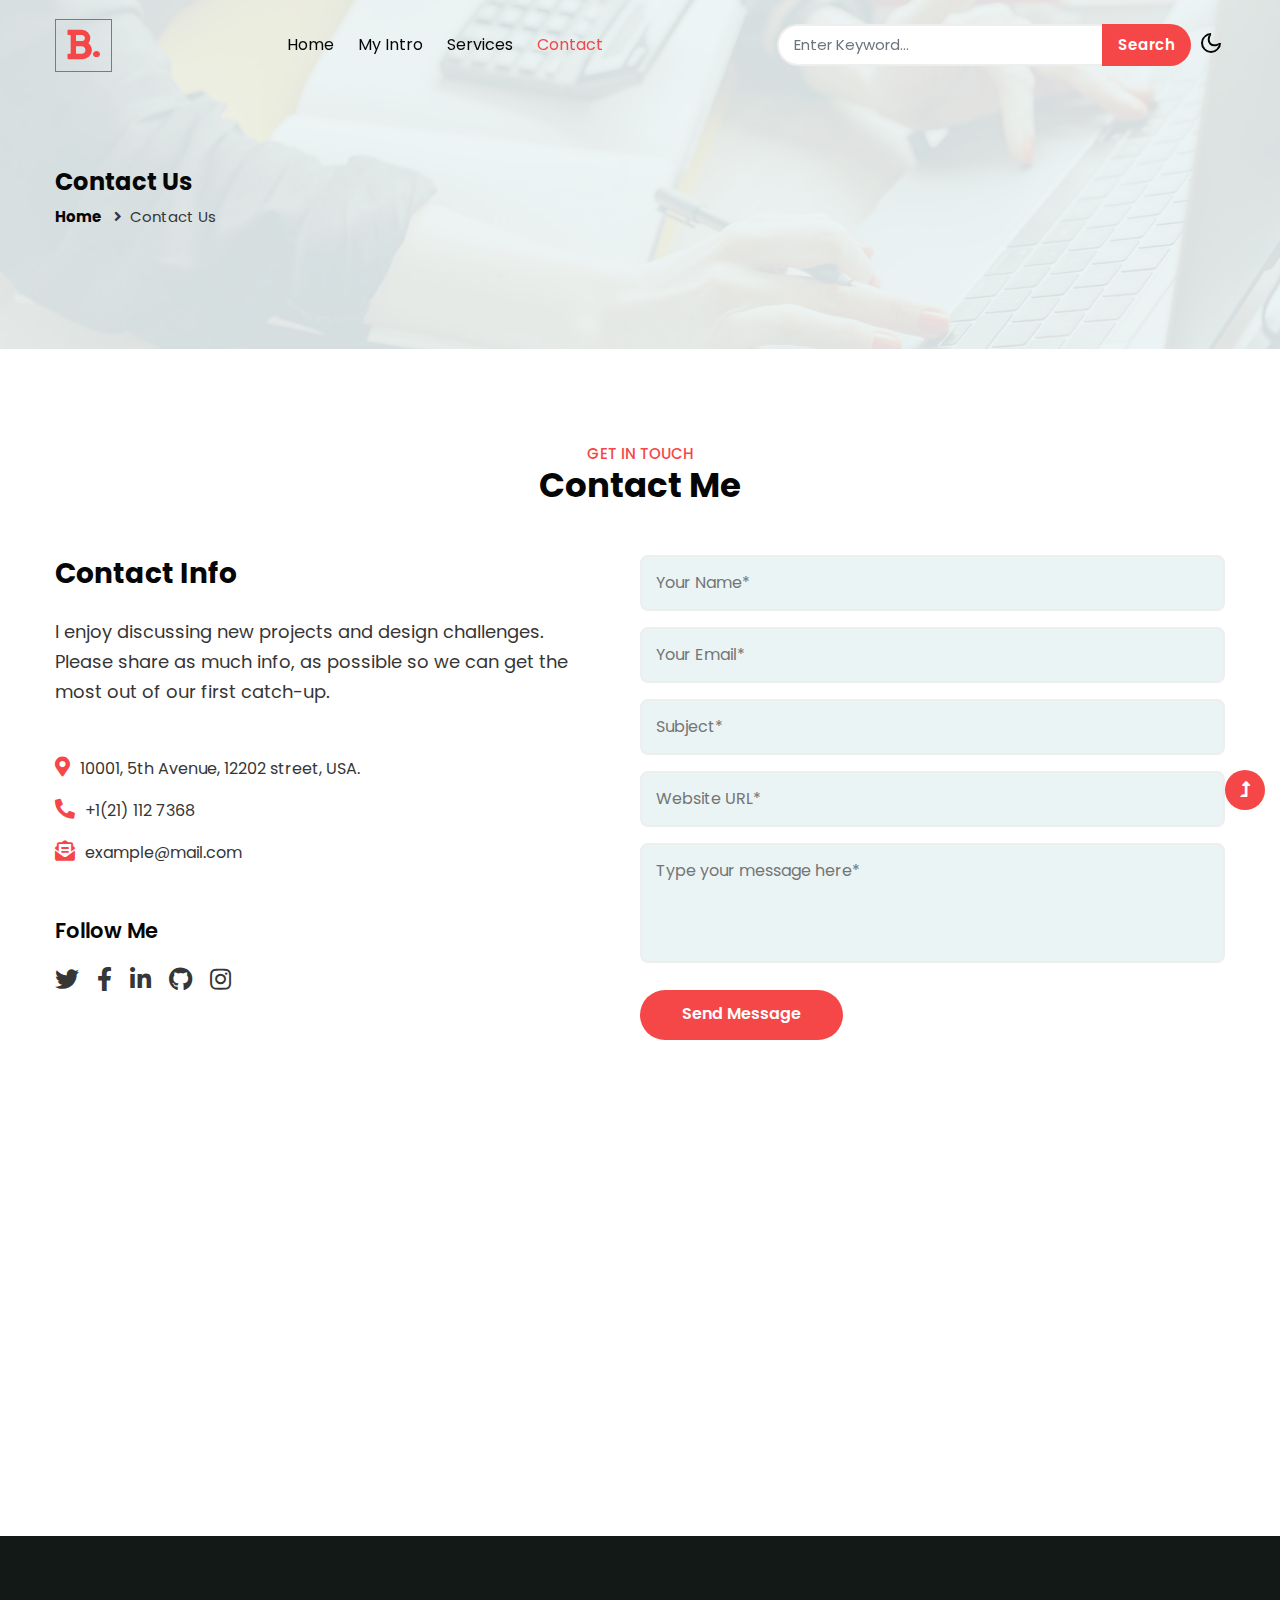
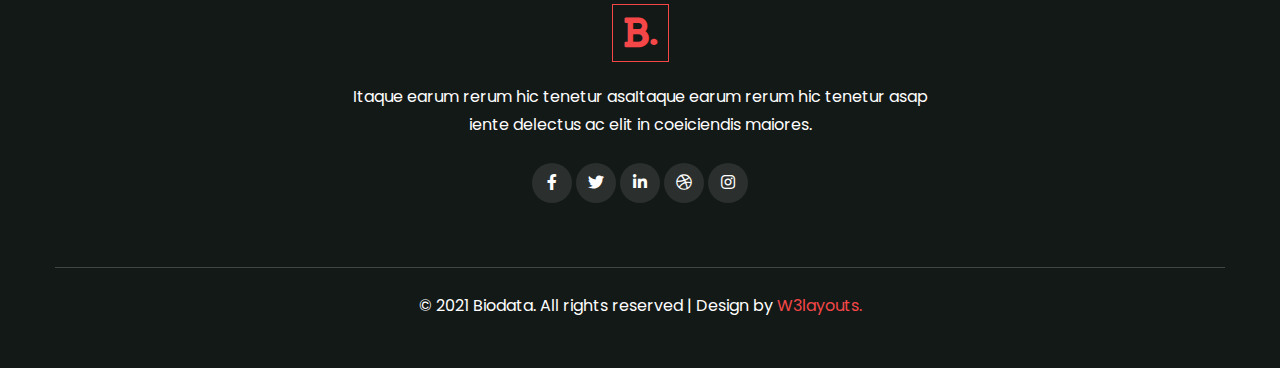
<file: contact.html>
<!--
Author: W3layouts
Author URL: http://w3layouts.com
-->
<!doctype html>
<html lang="en">

<head>
    <!-- Required meta tags -->
    <meta charset="utf-8">
    <meta name="viewport" content="width=device-width, initial-scale=1">
    <title>Biodata - Personal Category Bootstrap Responsive Web Template - Contact : W3Layouts</title>
    <!-- google font -->
    <link href="//fonts.googleapis.com/css2?family=Poppins:wght@100;200;300;400;500;600;700;800;900&display=swap"
        rel="stylesheet">
    <!-- Template CSS Style link -->
    <link rel="stylesheet" href="assets/css/style-starter.css">
</head>

<body>
    <!-- header -->
    <header id="site-header" class="fixed-top">
        <div class="container">
            <nav class="navbar navbar-expand-lg navbar-light">
                <a class="navbar-brand" href="index.html">
                    <i class="fas fa-bold"></i>.
                </a>
                <button class="navbar-toggler collapsed" type="button" data-bs-toggle="collapse"
                    data-bs-target="#navbarScroll" aria-controls="navbarScroll" aria-expanded="false"
                    aria-label="Toggle navigation">
                    <span class="navbar-toggler-icon fa icon-expand fa-bars"></span>
                    <span class="navbar-toggler-icon fa icon-close fa-times"></span>
                </button>
                <div class="collapse navbar-collapse" id="navbarScroll">
                    <ul class="navbar-nav mx-auto my-2 my-lg-0 navbar-nav-scroll">
                        <li class="nav-item">
                            <a class="nav-link" aria-current="page" href="index.html">Home</a>
                        </li>
                        <li class="nav-item">
                            <a class="nav-link" href="about.html">My Intro</a>
                        </li>
                        <li class="nav-item">
                            <a class="nav-link" href="services.html">Services</a>
                        </li>
                        <li class="nav-item">
                            <a class="nav-link active" href="contact.html">Contact</a>
                        </li>
                    </ul>
                    <form action="#search" method="GET" class="d-flex search-header">
                        <input class="form-control" type="search" placeholder="Enter Keyword..." aria-label="Search"
                            required>
                        <button class="btn btn-style" type="submit">Search</button>
                    </form>
                </div>
                <!-- toggle switch for light and dark theme -->
                <div class="cont-ser-position">
                    <nav class="navigation">
                        <div class="theme-switch-wrapper">
                            <label class="theme-switch" for="checkbox">
                                <input type="checkbox" id="checkbox">
                                <div class="mode-container">
                                    <i class="gg-sun"></i>
                                    <i class="gg-moon"></i>
                                </div>
                            </label>
                        </div>
                    </nav>
                </div>
                <!-- //toggle switch for light and dark theme -->
            </nav>
        </div>
    </header>
    <!-- //header -->

    <!-- inner banner -->
    <section class="inner-banner py-5">
        <div class="w3l-breadcrumb py-lg-5">
            <div class="container pt-4 pb-sm-4">
                <h4 class="inner-text-title pt-sm-5 pt-4">Contact Us</h4>
                <ul class="breadcrumbs-custom-path mt-2">
                    <li><a href="index.html">Home</a></li>
                    <li class="active"><i class="fas fa-angle-right mx-2"></i>Contact Us</li>
                </ul>
            </div>
        </div>
    </section>
    <!-- //inner banner -->

    <!-- contact -->
    <section class="w3l-contact py-5" id="contact">
        <div class="container py-lg-5 py-4">
            <div class="title-heading-w3 text-center mb-sm-5 mb-4">
                <h5 class="title-small">Get In Touch</h5>
                <h3 class="title-style">Contact Me</h3>
            </div>
            <div class="row contact-block">
                <div class="col-md-6 contact-left pe-lg-5">
                    <h3 class="mb-sm-4 mb-3">Contact Info</h3>
                    <p class="cont-para mb-sm-5 mb-4">I enjoy discussing new projects and design challenges. Please
                        share as
                        much info, as possible so
                        we can get the most out of our first catch-up.</p>
                    <div class="cont-details">
                        <p><i class="fas fa-map-marker-alt"></i>10001, 5th Avenue, 12202 street, USA.</p>
                        <p><i class="fas fa-phone-alt"></i><a href="tel:+1(21) 234 4567">+1(21) 112 7368</a></p>
                        <p><i class="fas fa-envelope-open-text"></i><a href="mailto:example@mail.com"
                                class="mail">example@mail.com</a></p>
                    </div>
                    <h4 class="mb-3 mt-5">Follow Me</h4>
                    <ul class="social-icons-contact">
                        <li>
                            <a href="#twitter">
                                <i class="fab fa-twitter"></i>
                            </a>
                        </li>
                        <li>
                            <a href="#facebook">
                                <i class="fab fa-facebook-f"></i>
                            </a>
                        </li>
                        <li>
                            <a href="#linkedinin">
                                <i class="fab fa-linkedin-in"></i>
                            </a>
                        </li>
                        <li>
                            <a href="#github">
                                <i class="fab fa-github"></i>
                            </a>
                        </li>
                        <li>
                            <a href="#instagram">
                                <i class="fab fa-instagram"></i>
                            </a>
                        </li>
                    </ul>
                </div>
                <div class="col-md-6 contact-right mt-md-0 mt-5 ps-lg-0">
                    <form action="https://sendmail.w3layouts.com/submitForm" method="post" class="signin-form">
                        <div class="input-grids">
                            <input type="text" name="w3lName" id="w3lName" placeholder="Your Name*"
                                class="contact-input" required="" />
                            <input type="email" name="w3lSender" id="w3lSender" placeholder="Your Email*"
                                class="contact-input" required="" />
                            <input type="text" name="w3lSubect" id="w3lSubect" placeholder="Subject*"
                                class="contact-input" required="" />
                            <input type="text" name="w3lWebsite" id="w3lWebsite" placeholder="Website URL*"
                                class="contact-input" required="" />
                        </div>
                        <div class="form-input">
                            <textarea name="w3lMessage" id="w3lMessage" placeholder="Type your message here*"
                                required=""></textarea>
                        </div>
                        <button class="btn btn-style">Send Message</button>
                    </form>
                </div>
            </div>
        </div>
    </section>
    <!-- map -->
    <div class="map-iframe">
        <iframe
            src="https://www.google.com/maps/embed?pb=!1m18!1m12!1m3!1d317718.69319292053!2d-0.3817765050863085!3d51.528307984912544!2m3!1f0!2f0!3f0!3m2!1i1024!2i768!4f13.1!3m3!1m2!1s0x47d8a00baf21de75%3A0x52963a5addd52a99!2sLondon%2C+UK!5e0!3m2!1sen!2spl!4v1562654563739!5m2!1sen!2spl"
            width="100%" height="400" frameborder="0" style="border: 0px;" allowfullscreen=""></iframe>
    </div>
    <!-- //contact -->

    <!-- footer -->
    <footer class="footer-w3ls text-center py-5">
        <div class="container pt-4">
            <div class="mx-auto" style="max-width:600px;">
                <a href="index.html" class="footer-logo py-1">
                    <i class="fas fa-bold"></i>.
                </a>
                <p class="mt-4 text-white">Itaque earum rerum hic tenetur asaItaque
                    earum rerum hic tenetur asap iente delectus ac elit in
                    coeiciendis maiores.</p>
                <div class="social-icons-main mt-4 pb-3">
                    <ul class="social-icons3">
                        <li>
                            <a href="#facebook">
                                <i class="fab fa-facebook-f"></i>
                            </a>
                        </li>
                        <li>
                            <a href="#twitter">
                                <i class="fab fa-twitter"></i>
                            </a>
                        </li>
                        <li>
                            <a href="#linkedinin">
                                <i class="fab fa-linkedin-in"></i>
                            </a>
                        </li>
                        <li>
                            <a href="#dribbble">
                                <i class="fab fa-dribbble"></i>
                            </a>
                        </li>
                        <li>
                            <a href="#instagram">
                                <i class="fab fa-instagram"></i>
                            </a>
                        </li>
                    </ul>
                </div>
            </div>
            <!-- copyright -->
            <p class="copy-right-w3 text-white mt-5 pt-4">© 2021 Biodata. All rights reserved | Design by
                <a href="http://w3layouts.com" target="_blank"> W3layouts.</a>
            </p>
        </div>
    </footer>
    <!-- //footer -->

    <!-- Js scripts -->
    <!-- move top -->
    <button onclick="topFunction()" id="movetop" title="Go to top">
        <span class="fas fa-level-up-alt" aria-hidden="true"></span>
    </button>
    <script>
        // When the user scrolls down 20px from the top of the document, show the button
        window.onscroll = function () {
            scrollFunction()
        };

        function scrollFunction() {
            if (document.body.scrollTop > 20 || document.documentElement.scrollTop > 20) {
                document.getElementById("movetop").style.display = "block";
            } else {
                document.getElementById("movetop").style.display = "none";
            }
        }

        // When the user clicks on the button, scroll to the top of the document
        function topFunction() {
            document.body.scrollTop = 0;
            document.documentElement.scrollTop = 0;
        }
    </script>
    <!-- //move top -->

    <!-- common jquery plugin -->
    <script src="assets/js/jquery-3.3.1.min.js"></script>
    <!-- //common jquery plugin -->

    <!-- theme switch js (light and dark)-->
    <script src="assets/js/theme-change.js"></script>
    <!-- //theme switch js (light and dark)-->

    <!-- MENU-JS -->
    <script>
        $(window).on("scroll", function () {
            var scroll = $(window).scrollTop();

            if (scroll >= 80) {
                $("#site-header").addClass("nav-fixed");
            } else {
                $("#site-header").removeClass("nav-fixed");
            }
        });

        //Main navigation Active Class Add Remove
        $(".navbar-toggler").on("click", function () {
            $("header").toggleClass("active");
        });
        $(document).on("ready", function () {
            if ($(window).width() > 991) {
                $("header").removeClass("active");
            }
            $(window).on("resize", function () {
                if ($(window).width() > 991) {
                    $("header").removeClass("active");
                }
            });
        });
    </script>
    <!-- //MENU-JS -->

    <!-- disable body scroll which navbar is in active -->
    <script>
        $(function () {
            $('.navbar-toggler').click(function () {
                $('body').toggleClass('noscroll');
            })
        });
    </script>
    <!-- //disable body scroll which navbar is in active -->

    <!-- bootstrap -->
    <script src="assets/js/bootstrap.min.js"></script>
    <!-- //bootstrap -->
    <!-- //Js scripts -->
</body>

</html>
</file>
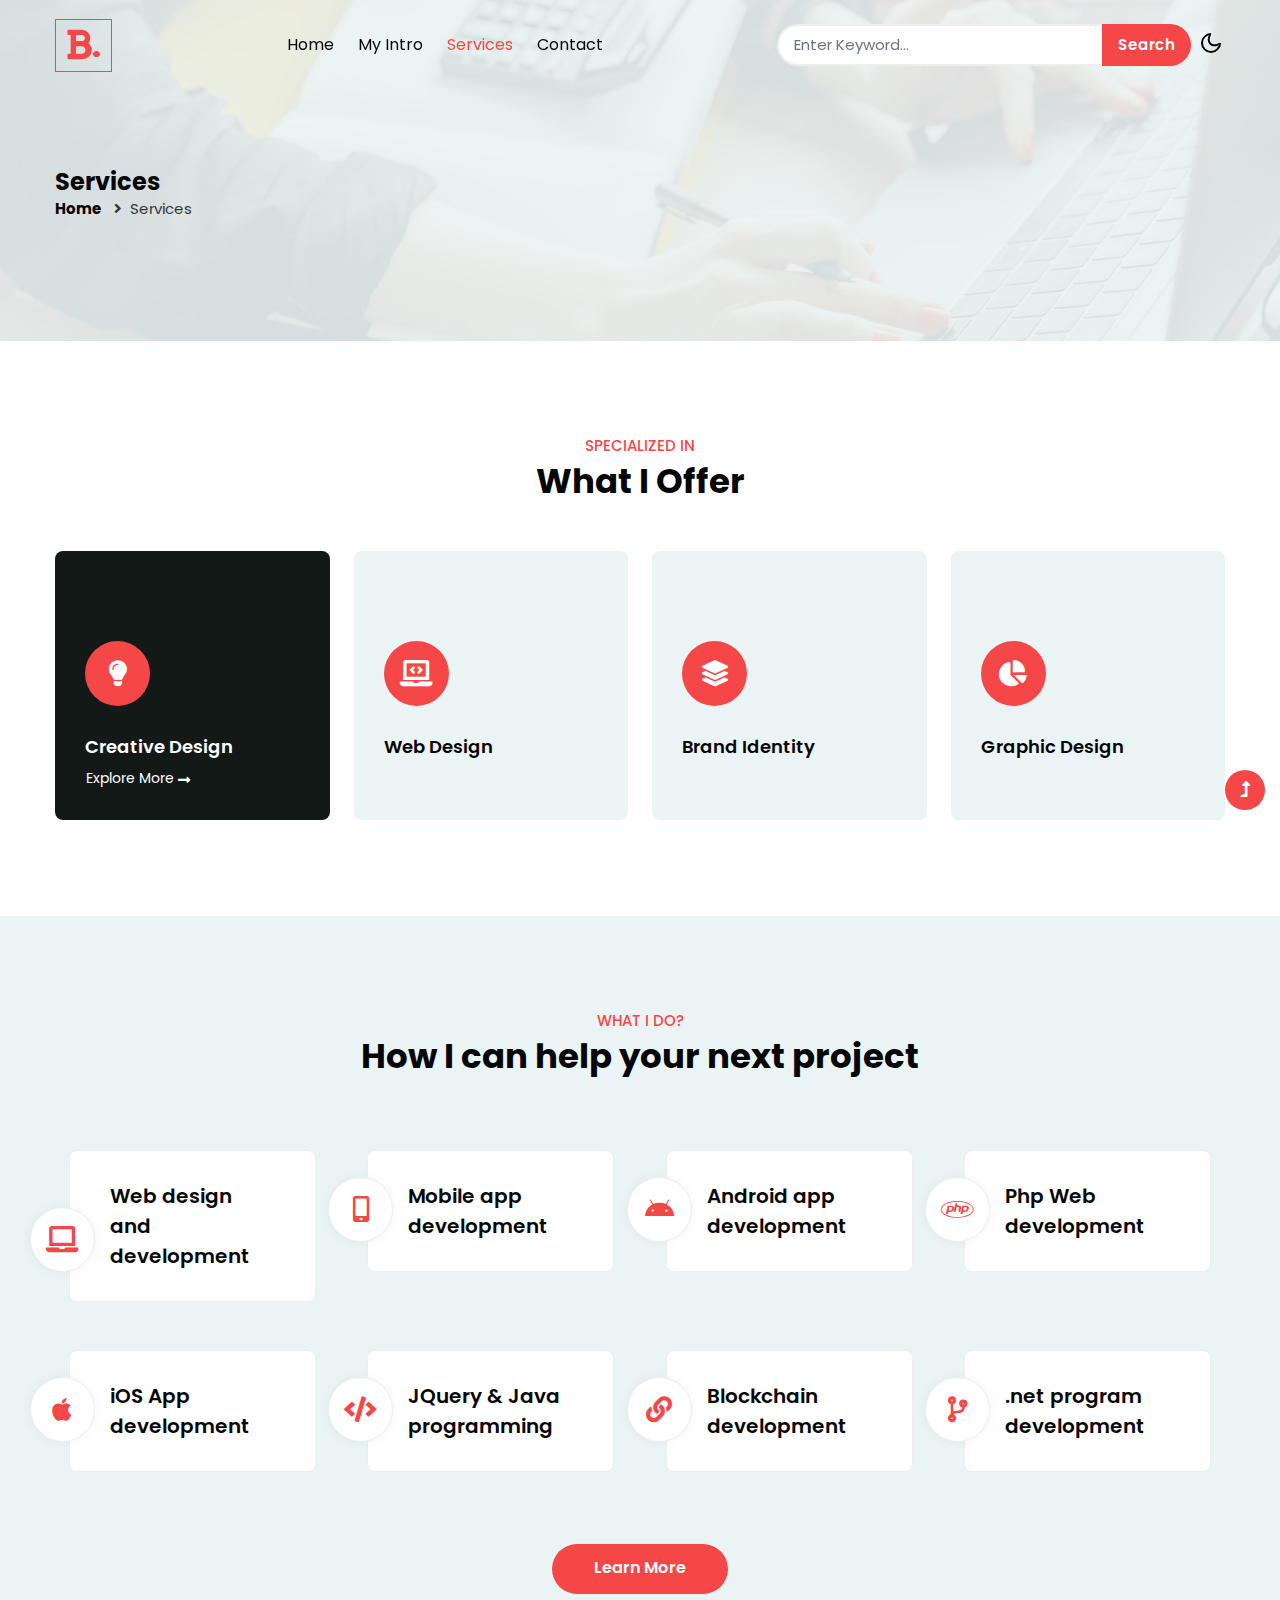
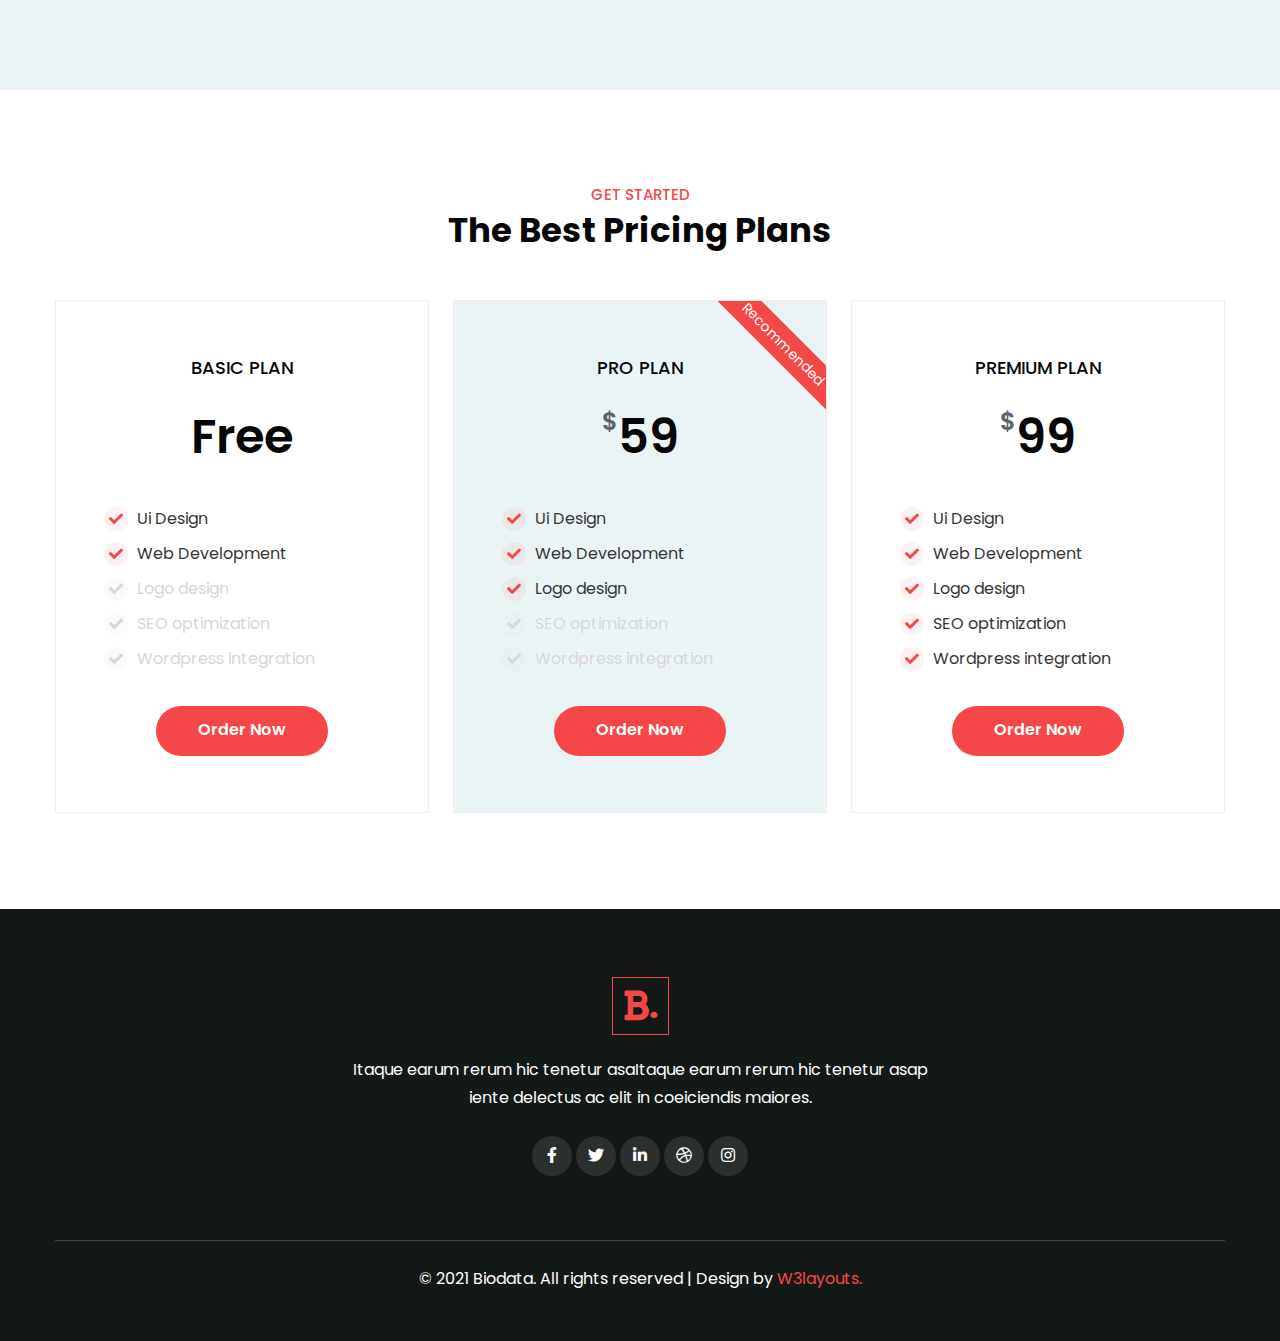
<file: services.html>
<!--
Author: W3layouts
Author URL: http://w3layouts.com
-->
<!doctype html>
<html lang="en">

<head>
    <!-- Required meta tags -->
    <meta charset="utf-8">
    <meta name="viewport" content="width=device-width, initial-scale=1">
    <title>Biodata - Personal Category Bootstrap Responsive Web Template - Services : W3Layouts</title>
    <!-- google font -->
    <link href="//fonts.googleapis.com/css2?family=Poppins:wght@100;200;300;400;500;600;700;800;900&display=swap"
        rel="stylesheet">
    <!-- Template CSS Style link -->
    <link rel="stylesheet" href="assets/css/style-starter.css">
</head>

<body>
    <!-- header -->
    <header id="site-header" class="fixed-top">
        <div class="container">
            <nav class="navbar navbar-expand-lg navbar-light">
                <a class="navbar-brand" href="index.html">
                    <i class="fas fa-bold"></i>.
                </a>
                <button class="navbar-toggler collapsed" type="button" data-bs-toggle="collapse"
                    data-bs-target="#navbarScroll" aria-controls="navbarScroll" aria-expanded="false"
                    aria-label="Toggle navigation">
                    <span class="navbar-toggler-icon fa icon-expand fa-bars"></span>
                    <span class="navbar-toggler-icon fa icon-close fa-times"></span>
                </button>
                <div class="collapse navbar-collapse" id="navbarScroll">
                    <ul class="navbar-nav mx-auto my-2 my-lg-0 navbar-nav-scroll">
                        <li class="nav-item">
                            <a class="nav-link" aria-current="page" href="index.html">Home</a>
                        </li>
                        <li class="nav-item">
                            <a class="nav-link" href="about.html">My Intro</a>
                        </li>
                        <li class="nav-item">
                            <a class="nav-link active" href="services.html">Services</a>
                        </li>
                        <li class="nav-item">
                            <a class="nav-link" href="contact.html">Contact</a>
                        </li>
                    </ul>
                    <form action="#search" method="GET" class="d-flex search-header">
                        <input class="form-control" type="search" placeholder="Enter Keyword..." aria-label="Search"
                            required>
                        <button class="btn btn-style" type="submit">Search</button>
                    </form>
                </div>
                <!-- toggle switch for light and dark theme -->
                <div class="cont-ser-position">
                    <nav class="navigation">
                        <div class="theme-switch-wrapper">
                            <label class="theme-switch" for="checkbox">
                                <input type="checkbox" id="checkbox">
                                <div class="mode-container">
                                    <i class="gg-sun"></i>
                                    <i class="gg-moon"></i>
                                </div>
                            </label>
                        </div>
                    </nav>
                </div>
                <!-- //toggle switch for light and dark theme -->
            </nav>
        </div>
    </header>
    <!-- //header -->

    <!-- inner banner -->
    <section class="inner-banner py-5">
        <div class="w3l-breadcrumb py-lg-5">
            <div class="container pt-4 pb-sm-4">
                <h4 class="inner-text-title font-weight-bold pt-sm-5 pt-4">Services</h4>
                <ul class="breadcrumbs-custom-path">
                    <li><a href="index.html">Home</a></li>
                    <li class="active"><i class="fas fa-angle-right mx-2"></i>Services</li>
                </ul>
            </div>
        </div>
    </section>
    <!-- //inner banner -->

    <!-- grids section -->
    <section class="w3l-bottom-grids-6 py-5" id="features">
        <div class="container py-md-5 py-4">
            <div class="title-heading-w3 text-center mb-sm-5 mb-4">
                <h5 class="title-small mb-1">specialized In</h5>
                <h3 class="title-style">What I Offer</h3>
            </div>
            <div class="row">
                <div class="col-lg-3 col-md-6 grids-feature">
                    <div class="area-box active">
                        <div class="icon-style">
                            <i class="fas fa-lightbulb"></i>
                        </div>
                        <h4><a href="#feature" class="title-head">Creative Design</a></h4>
                        <a href="about.html" class="btn more p-0">Explore More<i
                                class="fas fa-long-arrow-alt-right ms-1"></i></a>
                    </div>
                </div>
                <div class="col-lg-3 col-md-6 grids-feature mt-md-0 mt-4">
                    <div class="area-box">
                        <div class="icon-style">
                            <i class="fas fa-laptop-code"></i>
                        </div>
                        <h4><a href="#feature" class="title-head">Web Design</a></h4>
                        <a href="about.html" class="btn more p-0">Explore More<i
                                class="fas fa-long-arrow-alt-right ms-1"></i></a>
                    </div>
                </div>
                <div class="col-lg-3 col-md-6 grids-feature mt-lg-0 mt-4">
                    <div class="area-box">
                        <div class="icon-style">
                            <i class="fas fa-layer-group"></i>
                        </div>
                        <h4><a href="#feature" class="title-head">Brand Identity</a></h4>
                        <a href="about.html" class="btn more p-0">Explore More<i
                                class="fas fa-long-arrow-alt-right ms-1"></i></a>
                    </div>
                </div>
                <div class="col-lg-3 col-md-6 grids-feature mt-lg-0 mt-4">
                    <div class="area-box">
                        <div class="icon-style">
                            <i class="fas fa-chart-pie"></i>
                        </div>
                        <h4><a href="#feature" class="title-head">Graphic Design</a></h4>
                        <a href="about.html" class="btn more p-0">Explore More<i
                                class="fas fa-long-arrow-alt-right ms-1"></i></a>
                    </div>
                </div>
            </div>
        </div>
    </section>
    <!-- //grids section -->

    <!-- service section -->
    <section class="w3l-servicesblock1 py-5" id="services">
        <div class="container py-md-5 py-4">
            <div class="title-heading-w3 text-center mb-sm-5 mb-4">
                <h5 class="title-small mb-1">What i do?</h5>
                <h3 class="title-style">How I can help your next project</h3>
            </div>
            <div class="w3-services-grids py-lg-4">
                <div class="fea-gd-vv row">
                    <div class="col-lg-3 col-md-6">
                        <div class="feature-gd icon-yellow">
                            <div class="icon">
                                <i class="fas fa-laptop"></i>
                            </div>
                            <div class="icon-info">
                                <a href="#url">Web design<br> and development </a>
                            </div>
                        </div>
                    </div>
                    <div class="col-lg-3 col-md-6 mt-md-0 mt-4">
                        <div class="feature-gd icon-vilot">
                            <div class="icon">
                                <i class="fas fa-mobile-alt"></i>
                            </div>
                            <div class="icon-info">
                                <a href="#url">Mobile app<br> development</a>
                            </div>
                        </div>
                    </div>
                    <div class="col-lg-3 col-md-6 mt-lg-0 mt-md-5 mt-4">
                        <div class="feature-gd icon-blue">
                            <div class="icon">
                                <i class="fab fa-android"></i>
                            </div>
                            <div class="icon-info">
                                <a href="#url">Android app<br> development</a>
                            </div>
                        </div>
                    </div>
                    <div class="col-lg-3 col-md-6 mt-lg-0 mt-md-5 mt-4">
                        <div class="feature-gd icon-red">
                            <div class="icon">
                                <i class="fab fa-php"></i>
                            </div>
                            <div class="icon-info">
                                <a href="#url">Php Web<br> development</a>
                            </div>
                        </div>
                    </div>
                    <div class="col-lg-3 col-md-6 mt-md-5 mt-4">
                        <div class="feature-gd icon-light-green">
                            <div class="icon">
                                <i class="fab fa-apple"></i>
                            </div>
                            <div class="icon-info">
                                <a href="#url">iOS App<br> development </a>
                            </div>
                        </div>
                    </div>
                    <div class="col-lg-3 col-md-6 mt-md-5 mt-4">
                        <div class="feature-gd icon-light-blue">
                            <div class="icon">
                                <i class="fas fa-code"></i>
                            </div>
                            <div class="icon-info">
                                <a href="#url">JQuery & Java<br> programming</a>
                            </div>
                        </div>
                    </div>
                    <div class="col-lg-3 col-md-6 mt-md-5 mt-4">
                        <div class="feature-gd icon-dark-green">
                            <div class="icon">
                                <i class="fas fa-link"></i>
                            </div>
                            <div class="icon-info">
                                <a href="#url">Blockchain<br> development</a>
                            </div>
                        </div>
                    </div>
                    <div class="col-lg-3 col-md-6 mt-md-5 mt-4">
                        <div class="feature-gd icon-pink">
                            <div class="icon">
                                <i class="fas fa-code-branch"></i>
                            </div>
                            <div class="icon-info">
                                <a href="#url">.net program<br> development</a>
                            </div>
                        </div>
                    </div>
                </div>
            </div>
            <div class="text-center mt-5">
                <a href="services.html" class="btn btn-style">Learn More</a>
            </div>
        </div>
    </section>
    <!-- //service section -->

    <!-- pricing section -->
    <section class="w3l-pricing py-5">
        <div class="container py-md-5 py-4">
            <div class="title-heading-w3 text-center mb-sm-5 mb-4">
                <h5 class="title-small mb-1">Get Started</h5>
                <h3 class="title-style">The Best Pricing Plans</h3>
            </div>
            <div class="row t-in justify-content-center">
                <div class="col-lg-4 col-md-6 price-main-info">
                    <div class="price-inner card box-shadow">

                        <div class="card-body">
                            <h4 class="text-uppercase text-center mb-3">Basic Plan</h4>
                            <h5 class="card-title pricing-card-title">
                                Free
                            </h5>
                            <ul class="list-unstyled mt-3 mb-4">
                                <li> <span class="fa fa-check"></span> Ui Design</li>
                                <li> <span class="fa fa-check"></span> Web Development</li>
                                <li class="disable"> <span class="fa fa-check"></span> Logo design</li>
                                <li class="disable"> <span class="fa fa-check"></span> SEO optimization</li>
                                <li class="disable"> <span class="fa fa-check"></span> Wordpress integration</li>
                            </ul>
                            <div class="read-more mt-4 pt-lg-2 text-center">
                                <a href="contact.html" class="btn btn-style"> Order Now</a>
                            </div>
                        </div>
                    </div>
                </div>
                <div class="col-lg-4 col-md-6 price-main-info mt-md-0 mt-4">
                    <div class="price-inner card box-shadow active">

                        <div class="card-body">
                            <label class="price-label">Recommended</label>
                            <h4 class="text-uppercase text-center mb-3">Pro Plan</h4>
                            <h5 class="card-title pricing-card-title">
                                <span class="align-top">$</span>59

                            </h5>
                            <ul class="list-unstyled mt-3 mb-4">
                                <li> <span class="fa fa-check"></span> Ui Design</li>
                                <li> <span class="fa fa-check"></span> Web Development</li>
                                <li> <span class="fa fa-check"></span> Logo design</li>
                                <li class="disable"> <span class="fa fa-check"></span> SEO optimization</li>
                                <li class="disable"> <span class="fa fa-check"></span> Wordpress integration</li>
                            </ul>
                            <div class="read-more mt-4 pt-lg-2 text-center">
                                <a href="contact.html" class="btn btn-style"> Order Now</a>
                            </div>
                        </div>
                    </div>
                </div>
                <div class="col-lg-4 col-md-6 price-main-info mt-lg-0 mt-4">
                    <div class="price-inner card box-shadow">

                        <div class="card-body">
                            <h4 class="text-uppercase text-center mb-3">Premium Plan</h4>
                            <h5 class="card-title pricing-card-title">
                                <span class="align-top">$</span>99
                            </h5>
                            <ul class="list-unstyled mt-3 mb-4">
                                <li> <span class="fa fa-check"></span> Ui Design</li>
                                <li> <span class="fa fa-check"></span> Web Development</li>
                                <li> <span class="fa fa-check"></span> Logo design</li>
                                <li> <span class="fa fa-check"></span> SEO optimization</li>
                                <li> <span class="fa fa-check"></span> Wordpress integration</li>
                            </ul>
                            <div class="read-more mt-4 pt-lg-2 text-center">
                                <a href="contact.html" class="btn btn-style"> Order Now</a>
                            </div>
                        </div>
                    </div>
                </div>
            </div>
        </div>
    </section>
    <!-- //pricing section -->

    <!-- footer -->
    <footer class="footer-w3ls text-center py-5">
        <div class="container pt-4">
            <div class="mx-auto" style="max-width:600px;">
                <a href="index.html" class="footer-logo py-1">
                    <i class="fas fa-bold"></i>.
                </a>
                <p class="mt-4 text-white">Itaque earum rerum hic tenetur asaItaque
                    earum rerum hic tenetur asap iente delectus ac elit in
                    coeiciendis maiores.</p>
                <div class="social-icons-main mt-4 pb-3">
                    <ul class="social-icons3">
                        <li>
                            <a href="#facebook">
                                <i class="fab fa-facebook-f"></i>
                            </a>
                        </li>
                        <li>
                            <a href="#twitter">
                                <i class="fab fa-twitter"></i>
                            </a>
                        </li>
                        <li>
                            <a href="#linkedinin">
                                <i class="fab fa-linkedin-in"></i>
                            </a>
                        </li>
                        <li>
                            <a href="#dribbble">
                                <i class="fab fa-dribbble"></i>
                            </a>
                        </li>
                        <li>
                            <a href="#instagram">
                                <i class="fab fa-instagram"></i>
                            </a>
                        </li>
                    </ul>
                </div>
            </div>
            <!-- copyright -->
            <p class="copy-right-w3 text-white mt-5 pt-4">© 2021 Biodata. All rights reserved | Design by
                <a href="http://w3layouts.com" target="_blank"> W3layouts.</a>
            </p>
        </div>
    </footer>
    <!-- //footer -->

    <!-- Js scripts -->
    <!-- move top -->
    <button onclick="topFunction()" id="movetop" title="Go to top">
        <span class="fas fa-level-up-alt" aria-hidden="true"></span>
    </button>
    <script>
        // When the user scrolls down 20px from the top of the document, show the button
        window.onscroll = function () {
            scrollFunction()
        };

        function scrollFunction() {
            if (document.body.scrollTop > 20 || document.documentElement.scrollTop > 20) {
                document.getElementById("movetop").style.display = "block";
            } else {
                document.getElementById("movetop").style.display = "none";
            }
        }

        // When the user clicks on the button, scroll to the top of the document
        function topFunction() {
            document.body.scrollTop = 0;
            document.documentElement.scrollTop = 0;
        }
    </script>
    <!-- //move top -->

    <!-- common jquery plugin -->
    <script src="assets/js/jquery-3.3.1.min.js"></script>
    <!-- //common jquery plugin -->

    <!-- theme switch js (light and dark)-->
    <script src="assets/js/theme-change.js"></script>
    <!-- //theme switch js (light and dark)-->

    <!-- MENU-JS -->
    <script>
        $(window).on("scroll", function () {
            var scroll = $(window).scrollTop();

            if (scroll >= 80) {
                $("#site-header").addClass("nav-fixed");
            } else {
                $("#site-header").removeClass("nav-fixed");
            }
        });

        //Main navigation Active Class Add Remove
        $(".navbar-toggler").on("click", function () {
            $("header").toggleClass("active");
        });
        $(document).on("ready", function () {
            if ($(window).width() > 991) {
                $("header").removeClass("active");
            }
            $(window).on("resize", function () {
                if ($(window).width() > 991) {
                    $("header").removeClass("active");
                }
            });
        });
    </script>
    <!-- //MENU-JS -->

    <!-- disable body scroll which navbar is in active -->
    <script>
        $(function () {
            $('.navbar-toggler').click(function () {
                $('body').toggleClass('noscroll');
            })
        });
    </script>
    <!-- //disable body scroll which navbar is in active -->

    <!-- bootstrap -->
    <script src="assets/js/bootstrap.min.js"></script>
    <!-- //bootstrap -->
    <!-- //Js scripts -->
</body>

</html>
</file>
<file: assets/css/style-starter.css>
@charset "UTF-8";

/*--
Author: W3layouts
Author URL: http://w3layouts.com
--*/
/*!
 * Bootstrap v5.0.1 (https://getbootstrap.com/)
 * Copyright 2011-2021 The Bootstrap Authors
 * Copyright 2011-2021 Twitter, Inc.
 * Licensed under MIT (https://github.com/twbs/bootstrap/blob/main/LICENSE)
 */
:root {
  --bs-blue: #0d6efd;
  --bs-indigo: #6610f2;
  --bs-purple: #6f42c1;
  --bs-pink: #d63384;
  --bs-red: #dc3545;
  --bs-orange: #fd7e14;
  --bs-yellow: #ffc107;
  --bs-green: #198754;
  --bs-teal: #20c997;
  --bs-cyan: #0dcaf0;
  --bs-white: #fff;
  --bs-gray: #6c757d;
  --bs-gray-dark: #343a40;
  --bs-primary: #0d6efd;
  --bs-secondary: #6c757d;
  --bs-success: #198754;
  --bs-info: #0dcaf0;
  --bs-warning: #ffc107;
  --bs-danger: #dc3545;
  --bs-light: #f8f9fa;
  --bs-dark: #212529;
  --bs-font-sans-serif: system-ui, -apple-system, "Segoe UI", Roboto, "Helvetica Neue", Arial, "Noto Sans", "Liberation Sans", sans-serif, "Apple Color Emoji", "Segoe UI Emoji", "Segoe UI Symbol", "Noto Color Emoji";
  --bs-font-monospace: SFMono-Regular, Menlo, Monaco, Consolas, "Liberation Mono", "Courier New", monospace;
  --bs-gradient: linear-gradient(180deg, rgba(255, 255, 255, 0.15), rgba(255, 255, 255, 0));
}

*,
*::before,
*::after {
  box-sizing: border-box;
}

@media (prefers-reduced-motion: no-preference) {
  :root {
    scroll-behavior: smooth;
  }
}

body {
  margin: 0;
  font-family: var(--bs-font-sans-serif);
  font-size: 1rem;
  font-weight: 400;
  line-height: 1.5;
  color: #212529;
  background-color: #fff;
  -webkit-text-size-adjust: 100%;
  -webkit-tap-highlight-color: rgba(0, 0, 0, 0);
}

hr {
  margin: 1rem 0;
  color: inherit;
  background-color: currentColor;
  border: 0;
  opacity: 0.25;
}

hr:not([size]) {
  height: 1px;
}

h6,
.h6,
h5,
.h5,
h4,
.h4,
h3,
.h3,
h2,
.h2,
h1,
.h1 {
  margin-top: 0;
  margin-bottom: 0.5rem;
  font-weight: 500;
  line-height: 1.2;
}

h1,
.h1 {
  font-size: calc(1.375rem + 1.5vw);
}

@media (min-width: 1200px) {

  h1,
  .h1 {
    font-size: 2.5rem;
  }
}

h2,
.h2 {
  font-size: calc(1.325rem + 0.9vw);
}

@media (min-width: 1200px) {

  h2,
  .h2 {
    font-size: 2rem;
  }
}

h3,
.h3 {
  font-size: calc(1.3rem + 0.6vw);
}

@media (min-width: 1200px) {

  h3,
  .h3 {
    font-size: 1.75rem;
  }
}

h4,
.h4 {
  font-size: calc(1.275rem + 0.3vw);
}

@media (min-width: 1200px) {

  h4,
  .h4 {
    font-size: 1.5rem;
  }
}

h5,
.h5 {
  font-size: 1.25rem;
}

h6,
.h6 {
  font-size: 1rem;
}

p {
  margin-top: 0;
  margin-bottom: 1rem;
}

abbr[title],
abbr[data-bs-original-title] {
  -webkit-text-decoration: underline dotted;
  text-decoration: underline dotted;
  cursor: help;
  -webkit-text-decoration-skip-ink: none;
  text-decoration-skip-ink: none;
}

address {
  margin-bottom: 1rem;
  font-style: normal;
  line-height: inherit;
}

ol,
ul {
  padding-left: 2rem;
}

ol,
ul,
dl {
  margin-top: 0;
  margin-bottom: 1rem;
}

ol ol,
ul ul,
ol ul,
ul ol {
  margin-bottom: 0;
}

dt {
  font-weight: 700;
}

dd {
  margin-bottom: 0.5rem;
  margin-left: 0;
}

blockquote {
  margin: 0 0 1rem;
}

b,
strong {
  font-weight: bolder;
}

small,
.small {
  font-size: 0.875em;
}

mark,
.mark {
  padding: 0.2em;
  background-color: #fcf8e3;
}

sub,
sup {
  position: relative;
  font-size: 0.75em;
  line-height: 0;
  vertical-align: baseline;
}

sub {
  bottom: -0.25em;
}

sup {
  top: -0.5em;
}

a {
  color: #0d6efd;
  text-decoration: underline;
}

a:hover {
  color: #0a58ca;
}

a:not([href]):not([class]),
a:not([href]):not([class]):hover {
  color: inherit;
  text-decoration: none;
}

pre,
code,
kbd,
samp {
  font-family: var(--bs-font-monospace);
  font-size: 1em;
  direction: ltr
    /* rtl:ignore */
  ;
  unicode-bidi: bidi-override;
}

pre {
  display: block;
  margin-top: 0;
  margin-bottom: 1rem;
  overflow: auto;
  font-size: 0.875em;
}

pre code {
  font-size: inherit;
  color: inherit;
  word-break: normal;
}

code {
  font-size: 0.875em;
  color: #d63384;
  word-wrap: break-word;
}

a>code {
  color: inherit;
}

kbd {
  padding: 0.2rem 0.4rem;
  font-size: 0.875em;
  color: #fff;
  background-color: #212529;
  border-radius: 0.2rem;
}

kbd kbd {
  padding: 0;
  font-size: 1em;
  font-weight: 700;
}

figure {
  margin: 0 0 1rem;
}

img,
svg {
  vertical-align: middle;
}

table {
  caption-side: bottom;
  border-collapse: collapse;
}

caption {
  padding-top: 0.5rem;
  padding-bottom: 0.5rem;
  color: #6c757d;
  text-align: left;
}

th {
  text-align: inherit;
  text-align: -webkit-match-parent;
}

thead,
tbody,
tfoot,
tr,
td,
th {
  border-color: inherit;
  border-style: solid;
  border-width: 0;
}

label {
  display: inline-block;
}

button {
  border-radius: 0;
}

button:focus:not(:focus-visible) {
  outline: 0;
}

input,
button,
select,
optgroup,
textarea {
  margin: 0;
  font-family: inherit;
  font-size: inherit;
  line-height: inherit;
}

button,
select {
  text-transform: none;
}

[role=button] {
  cursor: pointer;
}

select {
  word-wrap: normal;
}

select:disabled {
  opacity: 1;
}

[list]::-webkit-calendar-picker-indicator {
  display: none;
}

button,
[type=button],
[type=reset],
[type=submit] {
  -webkit-appearance: button;
}

button:not(:disabled),
[type=button]:not(:disabled),
[type=reset]:not(:disabled),
[type=submit]:not(:disabled) {
  cursor: pointer;
}

::-moz-focus-inner {
  padding: 0;
  border-style: none;
}

textarea {
  resize: vertical;
}

fieldset {
  min-width: 0;
  padding: 0;
  margin: 0;
  border: 0;
}

legend {
  float: left;
  width: 100%;
  padding: 0;
  margin-bottom: 0.5rem;
  font-size: calc(1.275rem + 0.3vw);
  line-height: inherit;
}

@media (min-width: 1200px) {
  legend {
    font-size: 1.5rem;
  }
}

legend+* {
  clear: left;
}

::-webkit-datetime-edit-fields-wrapper,
::-webkit-datetime-edit-text,
::-webkit-datetime-edit-minute,
::-webkit-datetime-edit-hour-field,
::-webkit-datetime-edit-day-field,
::-webkit-datetime-edit-month-field,
::-webkit-datetime-edit-year-field {
  padding: 0;
}

::-webkit-inner-spin-button {
  height: auto;
}

[type=search] {
  outline-offset: -2px;
  -webkit-appearance: textfield;
}

/* rtl:raw:
[type="tel"],
[type="url"],
[type="email"],
[type="number"] {
  direction: ltr;
}
*/
::-webkit-search-decoration {
  -webkit-appearance: none;
}

::-webkit-color-swatch-wrapper {
  padding: 0;
}

::file-selector-button {
  font: inherit;
}

::-webkit-file-upload-button {
  font: inherit;
  -webkit-appearance: button;
}

output {
  display: inline-block;
}

iframe {
  border: 0;
}

summary {
  display: list-item;
  cursor: pointer;
}

progress {
  vertical-align: baseline;
}

[hidden] {
  display: none !important;
}

.lead {
  font-size: 1.25rem;
  font-weight: 300;
}

.display-1 {
  font-size: calc(1.625rem + 4.5vw);
  font-weight: 300;
  line-height: 1.2;
}

@media (min-width: 1200px) {
  .display-1 {
    font-size: 5rem;
  }
}

.display-2 {
  font-size: calc(1.575rem + 3.9vw);
  font-weight: 300;
  line-height: 1.2;
}

@media (min-width: 1200px) {
  .display-2 {
    font-size: 4.5rem;
  }
}

.display-3 {
  font-size: calc(1.525rem + 3.3vw);
  font-weight: 300;
  line-height: 1.2;
}

@media (min-width: 1200px) {
  .display-3 {
    font-size: 4rem;
  }
}

.display-4 {
  font-size: calc(1.475rem + 2.7vw);
  font-weight: 300;
  line-height: 1.2;
}

@media (min-width: 1200px) {
  .display-4 {
    font-size: 3.5rem;
  }
}

.display-5 {
  font-size: calc(1.425rem + 2.1vw);
  font-weight: 300;
  line-height: 1.2;
}

@media (min-width: 1200px) {
  .display-5 {
    font-size: 3rem;
  }
}

.display-6 {
  font-size: calc(1.375rem + 1.5vw);
  font-weight: 300;
  line-height: 1.2;
}

@media (min-width: 1200px) {
  .display-6 {
    font-size: 2.5rem;
  }
}

.list-unstyled {
  padding-left: 0;
  list-style: none;
}

.list-inline {
  padding-left: 0;
  list-style: none;
}

.list-inline-item {
  display: inline-block;
}

.list-inline-item:not(:last-child) {
  margin-right: 0.5rem;
}

.initialism {
  font-size: 0.875em;
  text-transform: uppercase;
}

.blockquote {
  margin-bottom: 1rem;
  font-size: 1.25rem;
}

.blockquote> :last-child {
  margin-bottom: 0;
}

.blockquote-footer {
  margin-top: -1rem;
  margin-bottom: 1rem;
  font-size: 0.875em;
  color: #6c757d;
}

.blockquote-footer::before {
  content: "— ";
}

.img-fluid {
  max-width: 100%;
  height: auto;
}

.img-thumbnail {
  padding: 0.25rem;
  background-color: #fff;
  border: 1px solid #dee2e6;
  border-radius: 0.25rem;
  max-width: 100%;
  height: auto;
}

.figure {
  display: inline-block;
}

.figure-img {
  margin-bottom: 0.5rem;
  line-height: 1;
}

.figure-caption {
  font-size: 0.875em;
  color: #6c757d;
}

.container,
.container-fluid,
.container-xxl,
.container-xl,
.container-lg,
.container-md,
.container-sm {
  width: 100%;
  padding-right: var(--bs-gutter-x, 0.75rem);
  padding-left: var(--bs-gutter-x, 0.75rem);
  margin-right: auto;
  margin-left: auto;
}

@media (min-width: 576px) {

  .container-sm,
  .container {
    max-width: 540px;
  }
}

@media (min-width: 768px) {

  .container-md,
  .container-sm,
  .container {
    max-width: 720px;
  }
}

@media (min-width: 992px) {

  .container-lg,
  .container-md,
  .container-sm,
  .container {
    max-width: 960px;
  }
}

@media (min-width: 1200px) {

  .container-xl,
  .container-lg,
  .container-md,
  .container-sm,
  .container {
    max-width: 1140px;
  }
}

@media (min-width: 1400px) {

  .container-xxl,
  .container-xl,
  .container-lg,
  .container-md,
  .container-sm,
  .container {
    max-width: 1320px;
  }
}

.row {
  --bs-gutter-x: 1.5rem;
  --bs-gutter-y: 0;
  display: flex;
  flex-wrap: wrap;
  margin-top: calc(var(--bs-gutter-y) * -1);
  margin-right: calc(var(--bs-gutter-x) / -2);
  margin-left: calc(var(--bs-gutter-x) / -2);
}

.row>* {
  flex-shrink: 0;
  width: 100%;
  max-width: 100%;
  padding-right: calc(var(--bs-gutter-x) / 2);
  padding-left: calc(var(--bs-gutter-x) / 2);
  margin-top: var(--bs-gutter-y);
}

.col {
  flex: 1 0 0%;
}

.row-cols-auto>* {
  flex: 0 0 auto;
  width: auto;
}

.row-cols-1>* {
  flex: 0 0 auto;
  width: 100%;
}

.row-cols-2>* {
  flex: 0 0 auto;
  width: 50%;
}

.row-cols-3>* {
  flex: 0 0 auto;
  width: 33.3333333333%;
}

.row-cols-4>* {
  flex: 0 0 auto;
  width: 25%;
}

.row-cols-5>* {
  flex: 0 0 auto;
  width: 20%;
}

.row-cols-6>* {
  flex: 0 0 auto;
  width: 16.6666666667%;
}

.col-auto {
  flex: 0 0 auto;
  width: auto;
}

.col-1 {
  flex: 0 0 auto;
  width: 8.3333333333%;
}

.col-2 {
  flex: 0 0 auto;
  width: 16.6666666667%;
}

.col-3 {
  flex: 0 0 auto;
  width: 25%;
}

.col-4 {
  flex: 0 0 auto;
  width: 33.3333333333%;
}

.col-5 {
  flex: 0 0 auto;
  width: 41.6666666667%;
}

.col-6 {
  flex: 0 0 auto;
  width: 50%;
}

.col-7 {
  flex: 0 0 auto;
  width: 58.3333333333%;
}

.col-8 {
  flex: 0 0 auto;
  width: 66.6666666667%;
}

.col-9 {
  flex: 0 0 auto;
  width: 75%;
}

.col-10 {
  flex: 0 0 auto;
  width: 83.3333333333%;
}

.col-11 {
  flex: 0 0 auto;
  width: 91.6666666667%;
}

.col-12 {
  flex: 0 0 auto;
  width: 100%;
}

.offset-1 {
  margin-left: 8.3333333333%;
}

.offset-2 {
  margin-left: 16.6666666667%;
}

.offset-3 {
  margin-left: 25%;
}

.offset-4 {
  margin-left: 33.3333333333%;
}

.offset-5 {
  margin-left: 41.6666666667%;
}

.offset-6 {
  margin-left: 50%;
}

.offset-7 {
  margin-left: 58.3333333333%;
}

.offset-8 {
  margin-left: 66.6666666667%;
}

.offset-9 {
  margin-left: 75%;
}

.offset-10 {
  margin-left: 83.3333333333%;
}

.offset-11 {
  margin-left: 91.6666666667%;
}

.g-0,
.gx-0 {
  --bs-gutter-x: 0;
}

.g-0,
.gy-0 {
  --bs-gutter-y: 0;
}

.g-1,
.gx-1 {
  --bs-gutter-x: 0.25rem;
}

.g-1,
.gy-1 {
  --bs-gutter-y: 0.25rem;
}

.g-2,
.gx-2 {
  --bs-gutter-x: 0.5rem;
}

.g-2,
.gy-2 {
  --bs-gutter-y: 0.5rem;
}

.g-3,
.gx-3 {
  --bs-gutter-x: 1rem;
}

.g-3,
.gy-3 {
  --bs-gutter-y: 1rem;
}

.g-4,
.gx-4 {
  --bs-gutter-x: 1.5rem;
}

.g-4,
.gy-4 {
  --bs-gutter-y: 1.5rem;
}

.g-5,
.gx-5 {
  --bs-gutter-x: 3rem;
}

.g-5,
.gy-5 {
  --bs-gutter-y: 3rem;
}

@media (min-width: 576px) {
  .col-sm {
    flex: 1 0 0%;
  }

  .row-cols-sm-auto>* {
    flex: 0 0 auto;
    width: auto;
  }

  .row-cols-sm-1>* {
    flex: 0 0 auto;
    width: 100%;
  }

  .row-cols-sm-2>* {
    flex: 0 0 auto;
    width: 50%;
  }

  .row-cols-sm-3>* {
    flex: 0 0 auto;
    width: 33.3333333333%;
  }

  .row-cols-sm-4>* {
    flex: 0 0 auto;
    width: 25%;
  }

  .row-cols-sm-5>* {
    flex: 0 0 auto;
    width: 20%;
  }

  .row-cols-sm-6>* {
    flex: 0 0 auto;
    width: 16.6666666667%;
  }

  .col-sm-auto {
    flex: 0 0 auto;
    width: auto;
  }

  .col-sm-1 {
    flex: 0 0 auto;
    width: 8.3333333333%;
  }

  .col-sm-2 {
    flex: 0 0 auto;
    width: 16.6666666667%;
  }

  .col-sm-3 {
    flex: 0 0 auto;
    width: 25%;
  }

  .col-sm-4 {
    flex: 0 0 auto;
    width: 33.3333333333%;
  }

  .col-sm-5 {
    flex: 0 0 auto;
    width: 41.6666666667%;
  }

  .col-sm-6 {
    flex: 0 0 auto;
    width: 50%;
  }

  .col-sm-7 {
    flex: 0 0 auto;
    width: 58.3333333333%;
  }

  .col-sm-8 {
    flex: 0 0 auto;
    width: 66.6666666667%;
  }

  .col-sm-9 {
    flex: 0 0 auto;
    width: 75%;
  }

  .col-sm-10 {
    flex: 0 0 auto;
    width: 83.3333333333%;
  }

  .col-sm-11 {
    flex: 0 0 auto;
    width: 91.6666666667%;
  }

  .col-sm-12 {
    flex: 0 0 auto;
    width: 100%;
  }

  .offset-sm-0 {
    margin-left: 0;
  }

  .offset-sm-1 {
    margin-left: 8.3333333333%;
  }

  .offset-sm-2 {
    margin-left: 16.6666666667%;
  }

  .offset-sm-3 {
    margin-left: 25%;
  }

  .offset-sm-4 {
    margin-left: 33.3333333333%;
  }

  .offset-sm-5 {
    margin-left: 41.6666666667%;
  }

  .offset-sm-6 {
    margin-left: 50%;
  }

  .offset-sm-7 {
    margin-left: 58.3333333333%;
  }

  .offset-sm-8 {
    margin-left: 66.6666666667%;
  }

  .offset-sm-9 {
    margin-left: 75%;
  }

  .offset-sm-10 {
    margin-left: 83.3333333333%;
  }

  .offset-sm-11 {
    margin-left: 91.6666666667%;
  }

  .g-sm-0,
  .gx-sm-0 {
    --bs-gutter-x: 0;
  }

  .g-sm-0,
  .gy-sm-0 {
    --bs-gutter-y: 0;
  }

  .g-sm-1,
  .gx-sm-1 {
    --bs-gutter-x: 0.25rem;
  }

  .g-sm-1,
  .gy-sm-1 {
    --bs-gutter-y: 0.25rem;
  }

  .g-sm-2,
  .gx-sm-2 {
    --bs-gutter-x: 0.5rem;
  }

  .g-sm-2,
  .gy-sm-2 {
    --bs-gutter-y: 0.5rem;
  }

  .g-sm-3,
  .gx-sm-3 {
    --bs-gutter-x: 1rem;
  }

  .g-sm-3,
  .gy-sm-3 {
    --bs-gutter-y: 1rem;
  }

  .g-sm-4,
  .gx-sm-4 {
    --bs-gutter-x: 1.5rem;
  }

  .g-sm-4,
  .gy-sm-4 {
    --bs-gutter-y: 1.5rem;
  }

  .g-sm-5,
  .gx-sm-5 {
    --bs-gutter-x: 3rem;
  }

  .g-sm-5,
  .gy-sm-5 {
    --bs-gutter-y: 3rem;
  }
}

@media (min-width: 768px) {
  .col-md {
    flex: 1 0 0%;
  }

  .row-cols-md-auto>* {
    flex: 0 0 auto;
    width: auto;
  }

  .row-cols-md-1>* {
    flex: 0 0 auto;
    width: 100%;
  }

  .row-cols-md-2>* {
    flex: 0 0 auto;
    width: 50%;
  }

  .row-cols-md-3>* {
    flex: 0 0 auto;
    width: 33.3333333333%;
  }

  .row-cols-md-4>* {
    flex: 0 0 auto;
    width: 25%;
  }

  .row-cols-md-5>* {
    flex: 0 0 auto;
    width: 20%;
  }

  .row-cols-md-6>* {
    flex: 0 0 auto;
    width: 16.6666666667%;
  }

  .col-md-auto {
    flex: 0 0 auto;
    width: auto;
  }

  .col-md-1 {
    flex: 0 0 auto;
    width: 8.3333333333%;
  }

  .col-md-2 {
    flex: 0 0 auto;
    width: 16.6666666667%;
  }

  .col-md-3 {
    flex: 0 0 auto;
    width: 25%;
  }

  .col-md-4 {
    flex: 0 0 auto;
    width: 33.3333333333%;
  }

  .col-md-5 {
    flex: 0 0 auto;
    width: 41.6666666667%;
  }

  .col-md-6 {
    flex: 0 0 auto;
    width: 50%;
  }

  .col-md-7 {
    flex: 0 0 auto;
    width: 58.3333333333%;
  }

  .col-md-8 {
    flex: 0 0 auto;
    width: 66.6666666667%;
  }

  .col-md-9 {
    flex: 0 0 auto;
    width: 75%;
  }

  .col-md-10 {
    flex: 0 0 auto;
    width: 83.3333333333%;
  }

  .col-md-11 {
    flex: 0 0 auto;
    width: 91.6666666667%;
  }

  .col-md-12 {
    flex: 0 0 auto;
    width: 100%;
  }

  .offset-md-0 {
    margin-left: 0;
  }

  .offset-md-1 {
    margin-left: 8.3333333333%;
  }

  .offset-md-2 {
    margin-left: 16.6666666667%;
  }

  .offset-md-3 {
    margin-left: 25%;
  }

  .offset-md-4 {
    margin-left: 33.3333333333%;
  }

  .offset-md-5 {
    margin-left: 41.6666666667%;
  }

  .offset-md-6 {
    margin-left: 50%;
  }

  .offset-md-7 {
    margin-left: 58.3333333333%;
  }

  .offset-md-8 {
    margin-left: 66.6666666667%;
  }

  .offset-md-9 {
    margin-left: 75%;
  }

  .offset-md-10 {
    margin-left: 83.3333333333%;
  }

  .offset-md-11 {
    margin-left: 91.6666666667%;
  }

  .g-md-0,
  .gx-md-0 {
    --bs-gutter-x: 0;
  }

  .g-md-0,
  .gy-md-0 {
    --bs-gutter-y: 0;
  }

  .g-md-1,
  .gx-md-1 {
    --bs-gutter-x: 0.25rem;
  }

  .g-md-1,
  .gy-md-1 {
    --bs-gutter-y: 0.25rem;
  }

  .g-md-2,
  .gx-md-2 {
    --bs-gutter-x: 0.5rem;
  }

  .g-md-2,
  .gy-md-2 {
    --bs-gutter-y: 0.5rem;
  }

  .g-md-3,
  .gx-md-3 {
    --bs-gutter-x: 1rem;
  }

  .g-md-3,
  .gy-md-3 {
    --bs-gutter-y: 1rem;
  }

  .g-md-4,
  .gx-md-4 {
    --bs-gutter-x: 1.5rem;
  }

  .g-md-4,
  .gy-md-4 {
    --bs-gutter-y: 1.5rem;
  }

  .g-md-5,
  .gx-md-5 {
    --bs-gutter-x: 3rem;
  }

  .g-md-5,
  .gy-md-5 {
    --bs-gutter-y: 3rem;
  }
}

@media (min-width: 992px) {
  .col-lg {
    flex: 1 0 0%;
  }

  .row-cols-lg-auto>* {
    flex: 0 0 auto;
    width: auto;
  }

  .row-cols-lg-1>* {
    flex: 0 0 auto;
    width: 100%;
  }

  .row-cols-lg-2>* {
    flex: 0 0 auto;
    width: 50%;
  }

  .row-cols-lg-3>* {
    flex: 0 0 auto;
    width: 33.3333333333%;
  }

  .row-cols-lg-4>* {
    flex: 0 0 auto;
    width: 25%;
  }

  .row-cols-lg-5>* {
    flex: 0 0 auto;
    width: 20%;
  }

  .row-cols-lg-6>* {
    flex: 0 0 auto;
    width: 16.6666666667%;
  }

  .col-lg-auto {
    flex: 0 0 auto;
    width: auto;
  }

  .col-lg-1 {
    flex: 0 0 auto;
    width: 8.3333333333%;
  }

  .col-lg-2 {
    flex: 0 0 auto;
    width: 16.6666666667%;
  }

  .col-lg-3 {
    flex: 0 0 auto;
    width: 25%;
  }

  .col-lg-4 {
    flex: 0 0 auto;
    width: 33.3333333333%;
  }

  .col-lg-5 {
    flex: 0 0 auto;
    width: 41.6666666667%;
  }

  .col-lg-6 {
    flex: 0 0 auto;
    width: 50%;
  }

  .col-lg-7 {
    flex: 0 0 auto;
    width: 58.3333333333%;
  }

  .col-lg-8 {
    flex: 0 0 auto;
    width: 66.6666666667%;
  }

  .col-lg-9 {
    flex: 0 0 auto;
    width: 75%;
  }

  .col-lg-10 {
    flex: 0 0 auto;
    width: 83.3333333333%;
  }

  .col-lg-11 {
    flex: 0 0 auto;
    width: 91.6666666667%;
  }

  .col-lg-12 {
    flex: 0 0 auto;
    width: 100%;
  }

  .offset-lg-0 {
    margin-left: 0;
  }

  .offset-lg-1 {
    margin-left: 8.3333333333%;
  }

  .offset-lg-2 {
    margin-left: 16.6666666667%;
  }

  .offset-lg-3 {
    margin-left: 25%;
  }

  .offset-lg-4 {
    margin-left: 33.3333333333%;
  }

  .offset-lg-5 {
    margin-left: 41.6666666667%;
  }

  .offset-lg-6 {
    margin-left: 50%;
  }

  .offset-lg-7 {
    margin-left: 58.3333333333%;
  }

  .offset-lg-8 {
    margin-left: 66.6666666667%;
  }

  .offset-lg-9 {
    margin-left: 75%;
  }

  .offset-lg-10 {
    margin-left: 83.3333333333%;
  }

  .offset-lg-11 {
    margin-left: 91.6666666667%;
  }

  .g-lg-0,
  .gx-lg-0 {
    --bs-gutter-x: 0;
  }

  .g-lg-0,
  .gy-lg-0 {
    --bs-gutter-y: 0;
  }

  .g-lg-1,
  .gx-lg-1 {
    --bs-gutter-x: 0.25rem;
  }

  .g-lg-1,
  .gy-lg-1 {
    --bs-gutter-y: 0.25rem;
  }

  .g-lg-2,
  .gx-lg-2 {
    --bs-gutter-x: 0.5rem;
  }

  .g-lg-2,
  .gy-lg-2 {
    --bs-gutter-y: 0.5rem;
  }

  .g-lg-3,
  .gx-lg-3 {
    --bs-gutter-x: 1rem;
  }

  .g-lg-3,
  .gy-lg-3 {
    --bs-gutter-y: 1rem;
  }

  .g-lg-4,
  .gx-lg-4 {
    --bs-gutter-x: 1.5rem;
  }

  .g-lg-4,
  .gy-lg-4 {
    --bs-gutter-y: 1.5rem;
  }

  .g-lg-5,
  .gx-lg-5 {
    --bs-gutter-x: 3rem;
  }

  .g-lg-5,
  .gy-lg-5 {
    --bs-gutter-y: 3rem;
  }
}

@media (min-width: 1200px) {
  .col-xl {
    flex: 1 0 0%;
  }

  .row-cols-xl-auto>* {
    flex: 0 0 auto;
    width: auto;
  }

  .row-cols-xl-1>* {
    flex: 0 0 auto;
    width: 100%;
  }

  .row-cols-xl-2>* {
    flex: 0 0 auto;
    width: 50%;
  }

  .row-cols-xl-3>* {
    flex: 0 0 auto;
    width: 33.3333333333%;
  }

  .row-cols-xl-4>* {
    flex: 0 0 auto;
    width: 25%;
  }

  .row-cols-xl-5>* {
    flex: 0 0 auto;
    width: 20%;
  }

  .row-cols-xl-6>* {
    flex: 0 0 auto;
    width: 16.6666666667%;
  }

  .col-xl-auto {
    flex: 0 0 auto;
    width: auto;
  }

  .col-xl-1 {
    flex: 0 0 auto;
    width: 8.3333333333%;
  }

  .col-xl-2 {
    flex: 0 0 auto;
    width: 16.6666666667%;
  }

  .col-xl-3 {
    flex: 0 0 auto;
    width: 25%;
  }

  .col-xl-4 {
    flex: 0 0 auto;
    width: 33.3333333333%;
  }

  .col-xl-5 {
    flex: 0 0 auto;
    width: 41.6666666667%;
  }

  .col-xl-6 {
    flex: 0 0 auto;
    width: 50%;
  }

  .col-xl-7 {
    flex: 0 0 auto;
    width: 58.3333333333%;
  }

  .col-xl-8 {
    flex: 0 0 auto;
    width: 66.6666666667%;
  }

  .col-xl-9 {
    flex: 0 0 auto;
    width: 75%;
  }

  .col-xl-10 {
    flex: 0 0 auto;
    width: 83.3333333333%;
  }

  .col-xl-11 {
    flex: 0 0 auto;
    width: 91.6666666667%;
  }

  .col-xl-12 {
    flex: 0 0 auto;
    width: 100%;
  }

  .offset-xl-0 {
    margin-left: 0;
  }

  .offset-xl-1 {
    margin-left: 8.3333333333%;
  }

  .offset-xl-2 {
    margin-left: 16.6666666667%;
  }

  .offset-xl-3 {
    margin-left: 25%;
  }

  .offset-xl-4 {
    margin-left: 33.3333333333%;
  }

  .offset-xl-5 {
    margin-left: 41.6666666667%;
  }

  .offset-xl-6 {
    margin-left: 50%;
  }

  .offset-xl-7 {
    margin-left: 58.3333333333%;
  }

  .offset-xl-8 {
    margin-left: 66.6666666667%;
  }

  .offset-xl-9 {
    margin-left: 75%;
  }

  .offset-xl-10 {
    margin-left: 83.3333333333%;
  }

  .offset-xl-11 {
    margin-left: 91.6666666667%;
  }

  .g-xl-0,
  .gx-xl-0 {
    --bs-gutter-x: 0;
  }

  .g-xl-0,
  .gy-xl-0 {
    --bs-gutter-y: 0;
  }

  .g-xl-1,
  .gx-xl-1 {
    --bs-gutter-x: 0.25rem;
  }

  .g-xl-1,
  .gy-xl-1 {
    --bs-gutter-y: 0.25rem;
  }

  .g-xl-2,
  .gx-xl-2 {
    --bs-gutter-x: 0.5rem;
  }

  .g-xl-2,
  .gy-xl-2 {
    --bs-gutter-y: 0.5rem;
  }

  .g-xl-3,
  .gx-xl-3 {
    --bs-gutter-x: 1rem;
  }

  .g-xl-3,
  .gy-xl-3 {
    --bs-gutter-y: 1rem;
  }

  .g-xl-4,
  .gx-xl-4 {
    --bs-gutter-x: 1.5rem;
  }

  .g-xl-4,
  .gy-xl-4 {
    --bs-gutter-y: 1.5rem;
  }

  .g-xl-5,
  .gx-xl-5 {
    --bs-gutter-x: 3rem;
  }

  .g-xl-5,
  .gy-xl-5 {
    --bs-gutter-y: 3rem;
  }
}

@media (min-width: 1400px) {
  .col-xxl {
    flex: 1 0 0%;
  }

  .row-cols-xxl-auto>* {
    flex: 0 0 auto;
    width: auto;
  }

  .row-cols-xxl-1>* {
    flex: 0 0 auto;
    width: 100%;
  }

  .row-cols-xxl-2>* {
    flex: 0 0 auto;
    width: 50%;
  }

  .row-cols-xxl-3>* {
    flex: 0 0 auto;
    width: 33.3333333333%;
  }

  .row-cols-xxl-4>* {
    flex: 0 0 auto;
    width: 25%;
  }

  .row-cols-xxl-5>* {
    flex: 0 0 auto;
    width: 20%;
  }

  .row-cols-xxl-6>* {
    flex: 0 0 auto;
    width: 16.6666666667%;
  }

  .col-xxl-auto {
    flex: 0 0 auto;
    width: auto;
  }

  .col-xxl-1 {
    flex: 0 0 auto;
    width: 8.3333333333%;
  }

  .col-xxl-2 {
    flex: 0 0 auto;
    width: 16.6666666667%;
  }

  .col-xxl-3 {
    flex: 0 0 auto;
    width: 25%;
  }

  .col-xxl-4 {
    flex: 0 0 auto;
    width: 33.3333333333%;
  }

  .col-xxl-5 {
    flex: 0 0 auto;
    width: 41.6666666667%;
  }

  .col-xxl-6 {
    flex: 0 0 auto;
    width: 50%;
  }

  .col-xxl-7 {
    flex: 0 0 auto;
    width: 58.3333333333%;
  }

  .col-xxl-8 {
    flex: 0 0 auto;
    width: 66.6666666667%;
  }

  .col-xxl-9 {
    flex: 0 0 auto;
    width: 75%;
  }

  .col-xxl-10 {
    flex: 0 0 auto;
    width: 83.3333333333%;
  }

  .col-xxl-11 {
    flex: 0 0 auto;
    width: 91.6666666667%;
  }

  .col-xxl-12 {
    flex: 0 0 auto;
    width: 100%;
  }

  .offset-xxl-0 {
    margin-left: 0;
  }

  .offset-xxl-1 {
    margin-left: 8.3333333333%;
  }

  .offset-xxl-2 {
    margin-left: 16.6666666667%;
  }

  .offset-xxl-3 {
    margin-left: 25%;
  }

  .offset-xxl-4 {
    margin-left: 33.3333333333%;
  }

  .offset-xxl-5 {
    margin-left: 41.6666666667%;
  }

  .offset-xxl-6 {
    margin-left: 50%;
  }

  .offset-xxl-7 {
    margin-left: 58.3333333333%;
  }

  .offset-xxl-8 {
    margin-left: 66.6666666667%;
  }

  .offset-xxl-9 {
    margin-left: 75%;
  }

  .offset-xxl-10 {
    margin-left: 83.3333333333%;
  }

  .offset-xxl-11 {
    margin-left: 91.6666666667%;
  }

  .g-xxl-0,
  .gx-xxl-0 {
    --bs-gutter-x: 0;
  }

  .g-xxl-0,
  .gy-xxl-0 {
    --bs-gutter-y: 0;
  }

  .g-xxl-1,
  .gx-xxl-1 {
    --bs-gutter-x: 0.25rem;
  }

  .g-xxl-1,
  .gy-xxl-1 {
    --bs-gutter-y: 0.25rem;
  }

  .g-xxl-2,
  .gx-xxl-2 {
    --bs-gutter-x: 0.5rem;
  }

  .g-xxl-2,
  .gy-xxl-2 {
    --bs-gutter-y: 0.5rem;
  }

  .g-xxl-3,
  .gx-xxl-3 {
    --bs-gutter-x: 1rem;
  }

  .g-xxl-3,
  .gy-xxl-3 {
    --bs-gutter-y: 1rem;
  }

  .g-xxl-4,
  .gx-xxl-4 {
    --bs-gutter-x: 1.5rem;
  }

  .g-xxl-4,
  .gy-xxl-4 {
    --bs-gutter-y: 1.5rem;
  }

  .g-xxl-5,
  .gx-xxl-5 {
    --bs-gutter-x: 3rem;
  }

  .g-xxl-5,
  .gy-xxl-5 {
    --bs-gutter-y: 3rem;
  }
}

.table {
  --bs-table-bg: transparent;
  --bs-table-accent-bg: transparent;
  --bs-table-striped-color: #212529;
  --bs-table-striped-bg: rgba(0, 0, 0, 0.05);
  --bs-table-active-color: #212529;
  --bs-table-active-bg: rgba(0, 0, 0, 0.1);
  --bs-table-hover-color: #212529;
  --bs-table-hover-bg: rgba(0, 0, 0, 0.075);
  width: 100%;
  margin-bottom: 1rem;
  color: #212529;
  vertical-align: top;
  border-color: #dee2e6;
}

.table> :not(caption)>*>* {
  padding: 0.5rem 0.5rem;
  background-color: var(--bs-table-bg);
  border-bottom-width: 1px;
  box-shadow: inset 0 0 0 9999px var(--bs-table-accent-bg);
}

.table>tbody {
  vertical-align: inherit;
}

.table>thead {
  vertical-align: bottom;
}

.table> :not(:last-child)> :last-child>* {
  border-bottom-color: currentColor;
}

.caption-top {
  caption-side: top;
}

.table-sm> :not(caption)>*>* {
  padding: 0.25rem 0.25rem;
}

.table-bordered> :not(caption)>* {
  border-width: 1px 0;
}

.table-bordered> :not(caption)>*>* {
  border-width: 0 1px;
}

.table-borderless> :not(caption)>*>* {
  border-bottom-width: 0;
}

.table-striped>tbody>tr:nth-of-type(odd) {
  --bs-table-accent-bg: var(--bs-table-striped-bg);
  color: var(--bs-table-striped-color);
}

.table-active {
  --bs-table-accent-bg: var(--bs-table-active-bg);
  color: var(--bs-table-active-color);
}

.table-hover>tbody>tr:hover {
  --bs-table-accent-bg: var(--bs-table-hover-bg);
  color: var(--bs-table-hover-color);
}

.table-primary {
  --bs-table-bg: #cfe2ff;
  --bs-table-striped-bg: #c5d7f2;
  --bs-table-striped-color: #000;
  --bs-table-active-bg: #bacbe6;
  --bs-table-active-color: #000;
  --bs-table-hover-bg: #bfd1ec;
  --bs-table-hover-color: #000;
  color: #000;
  border-color: #bacbe6;
}

.table-secondary {
  --bs-table-bg: #e2e3e5;
  --bs-table-striped-bg: #d7d8da;
  --bs-table-striped-color: #000;
  --bs-table-active-bg: #cbccce;
  --bs-table-active-color: #000;
  --bs-table-hover-bg: #d1d2d4;
  --bs-table-hover-color: #000;
  color: #000;
  border-color: #cbccce;
}

.table-success {
  --bs-table-bg: #d1e7dd;
  --bs-table-striped-bg: #c7dbd2;
  --bs-table-striped-color: #000;
  --bs-table-active-bg: #bcd0c7;
  --bs-table-active-color: #000;
  --bs-table-hover-bg: #c1d6cc;
  --bs-table-hover-color: #000;
  color: #000;
  border-color: #bcd0c7;
}

.table-info {
  --bs-table-bg: #cff4fc;
  --bs-table-striped-bg: #c5e8ef;
  --bs-table-striped-color: #000;
  --bs-table-active-bg: #badce3;
  --bs-table-active-color: #000;
  --bs-table-hover-bg: #bfe2e9;
  --bs-table-hover-color: #000;
  color: #000;
  border-color: #badce3;
}

.table-warning {
  --bs-table-bg: #fff3cd;
  --bs-table-striped-bg: #f2e7c3;
  --bs-table-striped-color: #000;
  --bs-table-active-bg: #e6dbb9;
  --bs-table-active-color: #000;
  --bs-table-hover-bg: #ece1be;
  --bs-table-hover-color: #000;
  color: #000;
  border-color: #e6dbb9;
}

.table-danger {
  --bs-table-bg: #f8d7da;
  --bs-table-striped-bg: #eccccf;
  --bs-table-striped-color: #000;
  --bs-table-active-bg: #dfc2c4;
  --bs-table-active-color: #000;
  --bs-table-hover-bg: #e5c7ca;
  --bs-table-hover-color: #000;
  color: #000;
  border-color: #dfc2c4;
}

.table-light {
  --bs-table-bg: #f8f9fa;
  --bs-table-striped-bg: #ecedee;
  --bs-table-striped-color: #000;
  --bs-table-active-bg: #dfe0e1;
  --bs-table-active-color: #000;
  --bs-table-hover-bg: #e5e6e7;
  --bs-table-hover-color: #000;
  color: #000;
  border-color: #dfe0e1;
}

.table-dark {
  --bs-table-bg: #212529;
  --bs-table-striped-bg: #2c3034;
  --bs-table-striped-color: #fff;
  --bs-table-active-bg: #373b3e;
  --bs-table-active-color: #fff;
  --bs-table-hover-bg: #323539;
  --bs-table-hover-color: #fff;
  color: #fff;
  border-color: #373b3e;
}

.table-responsive {
  overflow-x: auto;
  -webkit-overflow-scrolling: touch;
}

@media (max-width: 575.98px) {
  .table-responsive-sm {
    overflow-x: auto;
    -webkit-overflow-scrolling: touch;
  }
}

@media (max-width: 767.98px) {
  .table-responsive-md {
    overflow-x: auto;
    -webkit-overflow-scrolling: touch;
  }
}

@media (max-width: 991.98px) {
  .table-responsive-lg {
    overflow-x: auto;
    -webkit-overflow-scrolling: touch;
  }
}

@media (max-width: 1199.98px) {
  .table-responsive-xl {
    overflow-x: auto;
    -webkit-overflow-scrolling: touch;
  }
}

@media (max-width: 1399.98px) {
  .table-responsive-xxl {
    overflow-x: auto;
    -webkit-overflow-scrolling: touch;
  }
}

.form-label {
  margin-bottom: 0.5rem;
}

.col-form-label {
  padding-top: calc(0.375rem + 1px);
  padding-bottom: calc(0.375rem + 1px);
  margin-bottom: 0;
  font-size: inherit;
  line-height: 1.5;
}

.col-form-label-lg {
  padding-top: calc(0.5rem + 1px);
  padding-bottom: calc(0.5rem + 1px);
  font-size: 1.25rem;
}

.col-form-label-sm {
  padding-top: calc(0.25rem + 1px);
  padding-bottom: calc(0.25rem + 1px);
  font-size: 0.875rem;
}

.form-text {
  margin-top: 0.25rem;
  font-size: 0.875em;
  color: #6c757d;
}

.form-control {
  display: block;
  width: 100%;
  padding: 0.375rem 0.75rem;
  font-size: 1rem;
  font-weight: 400;
  line-height: 1.5;
  color: #212529;
  background-color: #fff;
  background-clip: padding-box;
  border: 1px solid #ced4da;
  -webkit-appearance: none;
  -moz-appearance: none;
  appearance: none;
  border-radius: 0.25rem;
  transition: border-color 0.15s ease-in-out, box-shadow 0.15s ease-in-out;
}

@media (prefers-reduced-motion: reduce) {
  .form-control {
    transition: none;
  }
}

.form-control[type=file] {
  overflow: hidden;
}

.form-control[type=file]:not(:disabled):not([readonly]) {
  cursor: pointer;
}

.form-control:focus {
  color: #212529;
  background-color: #fff;
  border-color: #86b7fe;
  outline: 0;
  box-shadow: 0 0 0 0.25rem rgba(13, 110, 253, 0.25);
}

.form-control::-webkit-date-and-time-value {
  height: 1.5em;
}

.form-control::-moz-placeholder {
  color: #6c757d;
  opacity: 1;
}

.form-control::placeholder {
  color: #6c757d;
  opacity: 1;
}

.form-control:disabled,
.form-control[readonly] {
  background-color: #e9ecef;
  opacity: 1;
}

.form-control::file-selector-button {
  padding: 0.375rem 0.75rem;
  margin: -0.375rem -0.75rem;
  -webkit-margin-end: 0.75rem;
  margin-inline-end: 0.75rem;
  color: #212529;
  background-color: #e9ecef;
  pointer-events: none;
  border-color: inherit;
  border-style: solid;
  border-width: 0;
  border-inline-end-width: 1px;
  border-radius: 0;
  transition: color 0.15s ease-in-out, background-color 0.15s ease-in-out, border-color 0.15s ease-in-out, box-shadow 0.15s ease-in-out;
}

@media (prefers-reduced-motion: reduce) {
  .form-control::file-selector-button {
    transition: none;
  }
}

.form-control:hover:not(:disabled):not([readonly])::file-selector-button {
  background-color: #dde0e3;
}

.form-control::-webkit-file-upload-button {
  padding: 0.375rem 0.75rem;
  margin: -0.375rem -0.75rem;
  -webkit-margin-end: 0.75rem;
  margin-inline-end: 0.75rem;
  color: #212529;
  background-color: #e9ecef;
  pointer-events: none;
  border-color: inherit;
  border-style: solid;
  border-width: 0;
  border-inline-end-width: 1px;
  border-radius: 0;
  -webkit-transition: color 0.15s ease-in-out, background-color 0.15s ease-in-out, border-color 0.15s ease-in-out, box-shadow 0.15s ease-in-out;
  transition: color 0.15s ease-in-out, background-color 0.15s ease-in-out, border-color 0.15s ease-in-out, box-shadow 0.15s ease-in-out;
}

@media (prefers-reduced-motion: reduce) {
  .form-control::-webkit-file-upload-button {
    -webkit-transition: none;
    transition: none;
  }
}

.form-control:hover:not(:disabled):not([readonly])::-webkit-file-upload-button {
  background-color: #dde0e3;
}

.form-control-plaintext {
  display: block;
  width: 100%;
  padding: 0.375rem 0;
  margin-bottom: 0;
  line-height: 1.5;
  color: #212529;
  background-color: transparent;
  border: solid transparent;
  border-width: 1px 0;
}

.form-control-plaintext.form-control-sm,
.form-control-plaintext.form-control-lg {
  padding-right: 0;
  padding-left: 0;
}

.form-control-sm {
  min-height: calc(1.5em + 0.5rem + 2px);
  padding: 0.25rem 0.5rem;
  font-size: 0.875rem;
  border-radius: 0.2rem;
}

.form-control-sm::file-selector-button {
  padding: 0.25rem 0.5rem;
  margin: -0.25rem -0.5rem;
  -webkit-margin-end: 0.5rem;
  margin-inline-end: 0.5rem;
}

.form-control-sm::-webkit-file-upload-button {
  padding: 0.25rem 0.5rem;
  margin: -0.25rem -0.5rem;
  -webkit-margin-end: 0.5rem;
  margin-inline-end: 0.5rem;
}

.form-control-lg {
  min-height: calc(1.5em + 1rem + 2px);
  padding: 0.5rem 1rem;
  font-size: 1.25rem;
  border-radius: 0.3rem;
}

.form-control-lg::file-selector-button {
  padding: 0.5rem 1rem;
  margin: -0.5rem -1rem;
  -webkit-margin-end: 1rem;
  margin-inline-end: 1rem;
}

.form-control-lg::-webkit-file-upload-button {
  padding: 0.5rem 1rem;
  margin: -0.5rem -1rem;
  -webkit-margin-end: 1rem;
  margin-inline-end: 1rem;
}

textarea.form-control {
  min-height: calc(1.5em + 0.75rem + 2px);
}

textarea.form-control-sm {
  min-height: calc(1.5em + 0.5rem + 2px);
}

textarea.form-control-lg {
  min-height: calc(1.5em + 1rem + 2px);
}

.form-control-color {
  max-width: 3rem;
  height: auto;
  padding: 0.375rem;
}

.form-control-color:not(:disabled):not([readonly]) {
  cursor: pointer;
}

.form-control-color::-moz-color-swatch {
  height: 1.5em;
  border-radius: 0.25rem;
}

.form-control-color::-webkit-color-swatch {
  height: 1.5em;
  border-radius: 0.25rem;
}

.form-select {
  display: block;
  width: 100%;
  padding: 0.375rem 2.25rem 0.375rem 0.75rem;
  font-size: 1rem;
  font-weight: 400;
  line-height: 1.5;
  color: #212529;
  background-color: #fff;
  background-image: url("data:image/svg+xml,%3csvg xmlns='http://www.w3.org/2000/svg' viewBox='0 0 16 16'%3e%3cpath fill='none' stroke='%23343a40' stroke-linecap='round' stroke-linejoin='round' stroke-width='2' d='M2 5l6 6 6-6'/%3e%3c/svg%3e");
  background-repeat: no-repeat;
  background-position: right 0.75rem center;
  background-size: 16px 12px;
  border: 1px solid #ced4da;
  border-radius: 0.25rem;
  -webkit-appearance: none;
  -moz-appearance: none;
  appearance: none;
}

.form-select:focus {
  border-color: #86b7fe;
  outline: 0;
  box-shadow: 0 0 0 0.25rem rgba(13, 110, 253, 0.25);
}

.form-select[multiple],
.form-select[size]:not([size="1"]) {
  padding-right: 0.75rem;
  background-image: none;
}

.form-select:disabled {
  background-color: #e9ecef;
}

.form-select:-moz-focusring {
  color: transparent;
  text-shadow: 0 0 0 #212529;
}

.form-select-sm {
  padding-top: 0.25rem;
  padding-bottom: 0.25rem;
  padding-left: 0.5rem;
  font-size: 0.875rem;
}

.form-select-lg {
  padding-top: 0.5rem;
  padding-bottom: 0.5rem;
  padding-left: 1rem;
  font-size: 1.25rem;
}

.form-check {
  display: block;
  min-height: 1.5rem;
  padding-left: 1.5em;
  margin-bottom: 0.125rem;
}

.form-check .form-check-input {
  float: left;
  margin-left: -1.5em;
}

.form-check-input {
  width: 1em;
  height: 1em;
  margin-top: 0.25em;
  vertical-align: top;
  background-color: #fff;
  background-repeat: no-repeat;
  background-position: center;
  background-size: contain;
  border: 1px solid rgba(0, 0, 0, 0.25);
  -webkit-appearance: none;
  -moz-appearance: none;
  appearance: none;
  -webkit-print-color-adjust: exact;
  color-adjust: exact;
}

.form-check-input[type=checkbox] {
  border-radius: 0.25em;
}

.form-check-input[type=radio] {
  border-radius: 50%;
}

.form-check-input:active {
  filter: brightness(90%);
}

.form-check-input:focus {
  border-color: #86b7fe;
  outline: 0;
  box-shadow: 0 0 0 0.25rem rgba(13, 110, 253, 0.25);
}

.form-check-input:checked {
  background-color: #0d6efd;
  border-color: #0d6efd;
}

.form-check-input:checked[type=checkbox] {
  background-image: url("data:image/svg+xml,%3csvg xmlns='http://www.w3.org/2000/svg' viewBox='0 0 20 20'%3e%3cpath fill='none' stroke='%23fff' stroke-linecap='round' stroke-linejoin='round' stroke-width='3' d='M6 10l3 3l6-6'/%3e%3c/svg%3e");
}

.form-check-input:checked[type=radio] {
  background-image: url("data:image/svg+xml,%3csvg xmlns='http://www.w3.org/2000/svg' viewBox='-4 -4 8 8'%3e%3ccircle r='2' fill='%23fff'/%3e%3c/svg%3e");
}

.form-check-input[type=checkbox]:indeterminate {
  background-color: #0d6efd;
  border-color: #0d6efd;
  background-image: url("data:image/svg+xml,%3csvg xmlns='http://www.w3.org/2000/svg' viewBox='0 0 20 20'%3e%3cpath fill='none' stroke='%23fff' stroke-linecap='round' stroke-linejoin='round' stroke-width='3' d='M6 10h8'/%3e%3c/svg%3e");
}

.form-check-input:disabled {
  pointer-events: none;
  filter: none;
  opacity: 0.5;
}

.form-check-input[disabled]~.form-check-label,
.form-check-input:disabled~.form-check-label {
  opacity: 0.5;
}

.form-switch {
  padding-left: 2.5em;
}

.form-switch .form-check-input {
  width: 2em;
  margin-left: -2.5em;
  background-image: url("data:image/svg+xml,%3csvg xmlns='http://www.w3.org/2000/svg' viewBox='-4 -4 8 8'%3e%3ccircle r='3' fill='rgba%280, 0, 0, 0.25%29'/%3e%3c/svg%3e");
  background-position: left center;
  border-radius: 2em;
  transition: background-position 0.15s ease-in-out;
}

@media (prefers-reduced-motion: reduce) {
  .form-switch .form-check-input {
    transition: none;
  }
}

.form-switch .form-check-input:focus {
  background-image: url("data:image/svg+xml,%3csvg xmlns='http://www.w3.org/2000/svg' viewBox='-4 -4 8 8'%3e%3ccircle r='3' fill='%2386b7fe'/%3e%3c/svg%3e");
}

.form-switch .form-check-input:checked {
  background-position: right center;
  background-image: url("data:image/svg+xml,%3csvg xmlns='http://www.w3.org/2000/svg' viewBox='-4 -4 8 8'%3e%3ccircle r='3' fill='%23fff'/%3e%3c/svg%3e");
}

.form-check-inline {
  display: inline-block;
  margin-right: 1rem;
}

.btn-check {
  position: absolute;
  clip: rect(0, 0, 0, 0);
  pointer-events: none;
}

.btn-check[disabled]+.btn,
.btn-check:disabled+.btn {
  pointer-events: none;
  filter: none;
  opacity: 0.65;
}

.form-range {
  width: 100%;
  height: 1.5rem;
  padding: 0;
  background-color: transparent;
  -webkit-appearance: none;
  -moz-appearance: none;
  appearance: none;
}

.form-range:focus {
  outline: 0;
}

.form-range:focus::-webkit-slider-thumb {
  box-shadow: 0 0 0 1px #fff, 0 0 0 0.25rem rgba(13, 110, 253, 0.25);
}

.form-range:focus::-moz-range-thumb {
  box-shadow: 0 0 0 1px #fff, 0 0 0 0.25rem rgba(13, 110, 253, 0.25);
}

.form-range::-moz-focus-outer {
  border: 0;
}

.form-range::-webkit-slider-thumb {
  width: 1rem;
  height: 1rem;
  margin-top: -0.25rem;
  background-color: #0d6efd;
  border: 0;
  border-radius: 1rem;
  -webkit-transition: background-color 0.15s ease-in-out, border-color 0.15s ease-in-out, box-shadow 0.15s ease-in-out;
  transition: background-color 0.15s ease-in-out, border-color 0.15s ease-in-out, box-shadow 0.15s ease-in-out;
  -webkit-appearance: none;
  appearance: none;
}

@media (prefers-reduced-motion: reduce) {
  .form-range::-webkit-slider-thumb {
    -webkit-transition: none;
    transition: none;
  }
}

.form-range::-webkit-slider-thumb:active {
  background-color: #b6d4fe;
}

.form-range::-webkit-slider-runnable-track {
  width: 100%;
  height: 0.5rem;
  color: transparent;
  cursor: pointer;
  background-color: #dee2e6;
  border-color: transparent;
  border-radius: 1rem;
}

.form-range::-moz-range-thumb {
  width: 1rem;
  height: 1rem;
  background-color: #0d6efd;
  border: 0;
  border-radius: 1rem;
  -moz-transition: background-color 0.15s ease-in-out, border-color 0.15s ease-in-out, box-shadow 0.15s ease-in-out;
  transition: background-color 0.15s ease-in-out, border-color 0.15s ease-in-out, box-shadow 0.15s ease-in-out;
  -moz-appearance: none;
  appearance: none;
}

@media (prefers-reduced-motion: reduce) {
  .form-range::-moz-range-thumb {
    -moz-transition: none;
    transition: none;
  }
}

.form-range::-moz-range-thumb:active {
  background-color: #b6d4fe;
}

.form-range::-moz-range-track {
  width: 100%;
  height: 0.5rem;
  color: transparent;
  cursor: pointer;
  background-color: #dee2e6;
  border-color: transparent;
  border-radius: 1rem;
}

.form-range:disabled {
  pointer-events: none;
}

.form-range:disabled::-webkit-slider-thumb {
  background-color: #adb5bd;
}

.form-range:disabled::-moz-range-thumb {
  background-color: #adb5bd;
}

.form-floating {
  position: relative;
}

.form-floating>.form-control,
.form-floating>.form-select {
  height: calc(3.5rem + 2px);
  padding: 1rem 0.75rem;
}

.form-floating>label {
  position: absolute;
  top: 0;
  left: 0;
  height: 100%;
  padding: 1rem 0.75rem;
  pointer-events: none;
  border: 1px solid transparent;
  transform-origin: 0 0;
  transition: opacity 0.1s ease-in-out, transform 0.1s ease-in-out;
}

@media (prefers-reduced-motion: reduce) {
  .form-floating>label {
    transition: none;
  }
}

.form-floating>.form-control::-moz-placeholder {
  color: transparent;
}

.form-floating>.form-control::placeholder {
  color: transparent;
}

.form-floating>.form-control:not(:-moz-placeholder-shown) {
  padding-top: 1.625rem;
  padding-bottom: 0.625rem;
}

.form-floating>.form-control:focus,
.form-floating>.form-control:not(:placeholder-shown) {
  padding-top: 1.625rem;
  padding-bottom: 0.625rem;
}

.form-floating>.form-control:-webkit-autofill {
  padding-top: 1.625rem;
  padding-bottom: 0.625rem;
}

.form-floating>.form-select {
  padding-top: 1.625rem;
  padding-bottom: 0.625rem;
}

.form-floating>.form-control:not(:-moz-placeholder-shown)~label {
  opacity: 0.65;
  transform: scale(0.85) translateY(-0.5rem) translateX(0.15rem);
}

.form-floating>.form-control:focus~label,
.form-floating>.form-control:not(:placeholder-shown)~label,
.form-floating>.form-select~label {
  opacity: 0.65;
  transform: scale(0.85) translateY(-0.5rem) translateX(0.15rem);
}

.form-floating>.form-control:-webkit-autofill~label {
  opacity: 0.65;
  transform: scale(0.85) translateY(-0.5rem) translateX(0.15rem);
}

.input-group {
  position: relative;
  display: flex;
  flex-wrap: wrap;
  align-items: stretch;
  width: 100%;
}

.input-group>.form-control,
.input-group>.form-select {
  position: relative;
  flex: 1 1 auto;
  width: 1%;
  min-width: 0;
}

.input-group>.form-control:focus,
.input-group>.form-select:focus {
  z-index: 3;
}

.input-group .btn {
  position: relative;
  z-index: 2;
}

.input-group .btn:focus {
  z-index: 3;
}

.input-group-text {
  display: flex;
  align-items: center;
  padding: 0.375rem 0.75rem;
  font-size: 1rem;
  font-weight: 400;
  line-height: 1.5;
  color: #212529;
  text-align: center;
  white-space: nowrap;
  background-color: #e9ecef;
  border: 1px solid #ced4da;
  border-radius: 0.25rem;
}

.input-group-lg>.form-control,
.input-group-lg>.form-select,
.input-group-lg>.input-group-text,
.input-group-lg>.btn {
  padding: 0.5rem 1rem;
  font-size: 1.25rem;
  border-radius: 0.3rem;
}

.input-group-sm>.form-control,
.input-group-sm>.form-select,
.input-group-sm>.input-group-text,
.input-group-sm>.btn {
  padding: 0.25rem 0.5rem;
  font-size: 0.875rem;
  border-radius: 0.2rem;
}

.input-group-lg>.form-select,
.input-group-sm>.form-select {
  padding-right: 3rem;
}

.input-group:not(.has-validation)> :not(:last-child):not(.dropdown-toggle):not(.dropdown-menu),
.input-group:not(.has-validation)>.dropdown-toggle:nth-last-child(n+3) {
  border-top-right-radius: 0;
  border-bottom-right-radius: 0;
}

.input-group.has-validation> :nth-last-child(n+3):not(.dropdown-toggle):not(.dropdown-menu),
.input-group.has-validation>.dropdown-toggle:nth-last-child(n+4) {
  border-top-right-radius: 0;
  border-bottom-right-radius: 0;
}

.input-group> :not(:first-child):not(.dropdown-menu):not(.valid-tooltip):not(.valid-feedback):not(.invalid-tooltip):not(.invalid-feedback) {
  margin-left: -1px;
  border-top-left-radius: 0;
  border-bottom-left-radius: 0;
}

.valid-feedback {
  display: none;
  width: 100%;
  margin-top: 0.25rem;
  font-size: 0.875em;
  color: #198754;
}

.valid-tooltip {
  position: absolute;
  top: 100%;
  z-index: 5;
  display: none;
  max-width: 100%;
  padding: 0.25rem 0.5rem;
  margin-top: 0.1rem;
  font-size: 0.875rem;
  color: #fff;
  background-color: rgba(25, 135, 84, 0.9);
  border-radius: 0.25rem;
}

.was-validated :valid~.valid-feedback,
.was-validated :valid~.valid-tooltip,
.is-valid~.valid-feedback,
.is-valid~.valid-tooltip {
  display: block;
}

.was-validated .form-control:valid,
.form-control.is-valid {
  border-color: #198754;
  padding-right: calc(1.5em + 0.75rem);
  background-image: url("data:image/svg+xml,%3csvg xmlns='http://www.w3.org/2000/svg' viewBox='0 0 8 8'%3e%3cpath fill='%23198754' d='M2.3 6.73L.6 4.53c-.4-1.04.46-1.4 1.1-.8l1.1 1.4 3.4-3.8c.6-.63 1.6-.27 1.2.7l-4 4.6c-.43.5-.8.4-1.1.1z'/%3e%3c/svg%3e");
  background-repeat: no-repeat;
  background-position: right calc(0.375em + 0.1875rem) center;
  background-size: calc(0.75em + 0.375rem) calc(0.75em + 0.375rem);
}

.was-validated .form-control:valid:focus,
.form-control.is-valid:focus {
  border-color: #198754;
  box-shadow: 0 0 0 0.25rem rgba(25, 135, 84, 0.25);
}

.was-validated textarea.form-control:valid,
textarea.form-control.is-valid {
  padding-right: calc(1.5em + 0.75rem);
  background-position: top calc(0.375em + 0.1875rem) right calc(0.375em + 0.1875rem);
}

.was-validated .form-select:valid,
.form-select.is-valid {
  border-color: #198754;
}

.was-validated .form-select:valid:not([multiple]):not([size]),
.was-validated .form-select:valid:not([multiple])[size="1"],
.form-select.is-valid:not([multiple]):not([size]),
.form-select.is-valid:not([multiple])[size="1"] {
  padding-right: 4.125rem;
  background-image: url("data:image/svg+xml,%3csvg xmlns='http://www.w3.org/2000/svg' viewBox='0 0 16 16'%3e%3cpath fill='none' stroke='%23343a40' stroke-linecap='round' stroke-linejoin='round' stroke-width='2' d='M2 5l6 6 6-6'/%3e%3c/svg%3e"), url("data:image/svg+xml,%3csvg xmlns='http://www.w3.org/2000/svg' viewBox='0 0 8 8'%3e%3cpath fill='%23198754' d='M2.3 6.73L.6 4.53c-.4-1.04.46-1.4 1.1-.8l1.1 1.4 3.4-3.8c.6-.63 1.6-.27 1.2.7l-4 4.6c-.43.5-.8.4-1.1.1z'/%3e%3c/svg%3e");
  background-position: right 0.75rem center, center right 2.25rem;
  background-size: 16px 12px, calc(0.75em + 0.375rem) calc(0.75em + 0.375rem);
}

.was-validated .form-select:valid:focus,
.form-select.is-valid:focus {
  border-color: #198754;
  box-shadow: 0 0 0 0.25rem rgba(25, 135, 84, 0.25);
}

.was-validated .form-check-input:valid,
.form-check-input.is-valid {
  border-color: #198754;
}

.was-validated .form-check-input:valid:checked,
.form-check-input.is-valid:checked {
  background-color: #198754;
}

.was-validated .form-check-input:valid:focus,
.form-check-input.is-valid:focus {
  box-shadow: 0 0 0 0.25rem rgba(25, 135, 84, 0.25);
}

.was-validated .form-check-input:valid~.form-check-label,
.form-check-input.is-valid~.form-check-label {
  color: #198754;
}

.form-check-inline .form-check-input~.valid-feedback {
  margin-left: 0.5em;
}

.was-validated .input-group .form-control:valid,
.input-group .form-control.is-valid,
.was-validated .input-group .form-select:valid,
.input-group .form-select.is-valid {
  z-index: 1;
}

.was-validated .input-group .form-control:valid:focus,
.input-group .form-control.is-valid:focus,
.was-validated .input-group .form-select:valid:focus,
.input-group .form-select.is-valid:focus {
  z-index: 3;
}

.invalid-feedback {
  display: none;
  width: 100%;
  margin-top: 0.25rem;
  font-size: 0.875em;
  color: #dc3545;
}

.invalid-tooltip {
  position: absolute;
  top: 100%;
  z-index: 5;
  display: none;
  max-width: 100%;
  padding: 0.25rem 0.5rem;
  margin-top: 0.1rem;
  font-size: 0.875rem;
  color: #fff;
  background-color: rgba(220, 53, 69, 0.9);
  border-radius: 0.25rem;
}

.was-validated :invalid~.invalid-feedback,
.was-validated :invalid~.invalid-tooltip,
.is-invalid~.invalid-feedback,
.is-invalid~.invalid-tooltip {
  display: block;
}

.was-validated .form-control:invalid,
.form-control.is-invalid {
  border-color: #dc3545;
  padding-right: calc(1.5em + 0.75rem);
  background-image: url("data:image/svg+xml,%3csvg xmlns='http://www.w3.org/2000/svg' viewBox='0 0 12 12' width='12' height='12' fill='none' stroke='%23dc3545'%3e%3ccircle cx='6' cy='6' r='4.5'/%3e%3cpath stroke-linejoin='round' d='M5.8 3.6h.4L6 6.5z'/%3e%3ccircle cx='6' cy='8.2' r='.6' fill='%23dc3545' stroke='none'/%3e%3c/svg%3e");
  background-repeat: no-repeat;
  background-position: right calc(0.375em + 0.1875rem) center;
  background-size: calc(0.75em + 0.375rem) calc(0.75em + 0.375rem);
}

.was-validated .form-control:invalid:focus,
.form-control.is-invalid:focus {
  border-color: #dc3545;
  box-shadow: 0 0 0 0.25rem rgba(220, 53, 69, 0.25);
}

.was-validated textarea.form-control:invalid,
textarea.form-control.is-invalid {
  padding-right: calc(1.5em + 0.75rem);
  background-position: top calc(0.375em + 0.1875rem) right calc(0.375em + 0.1875rem);
}

.was-validated .form-select:invalid,
.form-select.is-invalid {
  border-color: #dc3545;
}

.was-validated .form-select:invalid:not([multiple]):not([size]),
.was-validated .form-select:invalid:not([multiple])[size="1"],
.form-select.is-invalid:not([multiple]):not([size]),
.form-select.is-invalid:not([multiple])[size="1"] {
  padding-right: 4.125rem;
  background-image: url("data:image/svg+xml,%3csvg xmlns='http://www.w3.org/2000/svg' viewBox='0 0 16 16'%3e%3cpath fill='none' stroke='%23343a40' stroke-linecap='round' stroke-linejoin='round' stroke-width='2' d='M2 5l6 6 6-6'/%3e%3c/svg%3e"), url("data:image/svg+xml,%3csvg xmlns='http://www.w3.org/2000/svg' viewBox='0 0 12 12' width='12' height='12' fill='none' stroke='%23dc3545'%3e%3ccircle cx='6' cy='6' r='4.5'/%3e%3cpath stroke-linejoin='round' d='M5.8 3.6h.4L6 6.5z'/%3e%3ccircle cx='6' cy='8.2' r='.6' fill='%23dc3545' stroke='none'/%3e%3c/svg%3e");
  background-position: right 0.75rem center, center right 2.25rem;
  background-size: 16px 12px, calc(0.75em + 0.375rem) calc(0.75em + 0.375rem);
}

.was-validated .form-select:invalid:focus,
.form-select.is-invalid:focus {
  border-color: #dc3545;
  box-shadow: 0 0 0 0.25rem rgba(220, 53, 69, 0.25);
}

.was-validated .form-check-input:invalid,
.form-check-input.is-invalid {
  border-color: #dc3545;
}

.was-validated .form-check-input:invalid:checked,
.form-check-input.is-invalid:checked {
  background-color: #dc3545;
}

.was-validated .form-check-input:invalid:focus,
.form-check-input.is-invalid:focus {
  box-shadow: 0 0 0 0.25rem rgba(220, 53, 69, 0.25);
}

.was-validated .form-check-input:invalid~.form-check-label,
.form-check-input.is-invalid~.form-check-label {
  color: #dc3545;
}

.form-check-inline .form-check-input~.invalid-feedback {
  margin-left: 0.5em;
}

.was-validated .input-group .form-control:invalid,
.input-group .form-control.is-invalid,
.was-validated .input-group .form-select:invalid,
.input-group .form-select.is-invalid {
  z-index: 2;
}

.was-validated .input-group .form-control:invalid:focus,
.input-group .form-control.is-invalid:focus,
.was-validated .input-group .form-select:invalid:focus,
.input-group .form-select.is-invalid:focus {
  z-index: 3;
}

.btn {
  display: inline-block;
  font-weight: 400;
  line-height: 1.5;
  color: #212529;
  text-align: center;
  text-decoration: none;
  vertical-align: middle;
  cursor: pointer;
  -webkit-user-select: none;
  -moz-user-select: none;
  user-select: none;
  background-color: transparent;
  border: 1px solid transparent;
  padding: 0.375rem 0.75rem;
  font-size: 1rem;
  border-radius: 0.25rem;
  transition: color 0.15s ease-in-out, background-color 0.15s ease-in-out, border-color 0.15s ease-in-out, box-shadow 0.15s ease-in-out;
}

@media (prefers-reduced-motion: reduce) {
  .btn {
    transition: none;
  }
}

.btn:hover {
  color: #212529;
}

.btn-check:focus+.btn,
.btn:focus {
  outline: 0;
  box-shadow: 0 0 0 0.25rem rgba(13, 110, 253, 0.25);
}

.btn:disabled,
.btn.disabled,
fieldset:disabled .btn {
  pointer-events: none;
  opacity: 0.65;
}

.btn-primary {
  color: #fff;
  background-color: #0d6efd;
  border-color: #0d6efd;
}

.btn-primary:hover {
  color: #fff;
  background-color: #0b5ed7;
  border-color: #0a58ca;
}

.btn-check:focus+.btn-primary,
.btn-primary:focus {
  color: #fff;
  background-color: #0b5ed7;
  border-color: #0a58ca;
  box-shadow: 0 0 0 0.25rem rgba(49, 132, 253, 0.5);
}

.btn-check:checked+.btn-primary,
.btn-check:active+.btn-primary,
.btn-primary:active,
.btn-primary.active,
.show>.btn-primary.dropdown-toggle {
  color: #fff;
  background-color: #0a58ca;
  border-color: #0a53be;
}

.btn-check:checked+.btn-primary:focus,
.btn-check:active+.btn-primary:focus,
.btn-primary:active:focus,
.btn-primary.active:focus,
.show>.btn-primary.dropdown-toggle:focus {
  box-shadow: 0 0 0 0.25rem rgba(49, 132, 253, 0.5);
}

.btn-primary:disabled,
.btn-primary.disabled {
  color: #fff;
  background-color: #0d6efd;
  border-color: #0d6efd;
}

.btn-secondary {
  color: #fff;
  background-color: #6c757d;
  border-color: #6c757d;
}

.btn-secondary:hover {
  color: #fff;
  background-color: #5c636a;
  border-color: #565e64;
}

.btn-check:focus+.btn-secondary,
.btn-secondary:focus {
  color: #fff;
  background-color: #5c636a;
  border-color: #565e64;
  box-shadow: 0 0 0 0.25rem rgba(130, 138, 145, 0.5);
}

.btn-check:checked+.btn-secondary,
.btn-check:active+.btn-secondary,
.btn-secondary:active,
.btn-secondary.active,
.show>.btn-secondary.dropdown-toggle {
  color: #fff;
  background-color: #565e64;
  border-color: #51585e;
}

.btn-check:checked+.btn-secondary:focus,
.btn-check:active+.btn-secondary:focus,
.btn-secondary:active:focus,
.btn-secondary.active:focus,
.show>.btn-secondary.dropdown-toggle:focus {
  box-shadow: 0 0 0 0.25rem rgba(130, 138, 145, 0.5);
}

.btn-secondary:disabled,
.btn-secondary.disabled {
  color: #fff;
  background-color: #6c757d;
  border-color: #6c757d;
}

.btn-success {
  color: #fff;
  background-color: #198754;
  border-color: #198754;
}

.btn-success:hover {
  color: #fff;
  background-color: #157347;
  border-color: #146c43;
}

.btn-check:focus+.btn-success,
.btn-success:focus {
  color: #fff;
  background-color: #157347;
  border-color: #146c43;
  box-shadow: 0 0 0 0.25rem rgba(60, 153, 110, 0.5);
}

.btn-check:checked+.btn-success,
.btn-check:active+.btn-success,
.btn-success:active,
.btn-success.active,
.show>.btn-success.dropdown-toggle {
  color: #fff;
  background-color: #146c43;
  border-color: #13653f;
}

.btn-check:checked+.btn-success:focus,
.btn-check:active+.btn-success:focus,
.btn-success:active:focus,
.btn-success.active:focus,
.show>.btn-success.dropdown-toggle:focus {
  box-shadow: 0 0 0 0.25rem rgba(60, 153, 110, 0.5);
}

.btn-success:disabled,
.btn-success.disabled {
  color: #fff;
  background-color: #198754;
  border-color: #198754;
}

.btn-info {
  color: #000;
  background-color: #0dcaf0;
  border-color: #0dcaf0;
}

.btn-info:hover {
  color: #000;
  background-color: #31d2f2;
  border-color: #25cff2;
}

.btn-check:focus+.btn-info,
.btn-info:focus {
  color: #000;
  background-color: #31d2f2;
  border-color: #25cff2;
  box-shadow: 0 0 0 0.25rem rgba(11, 172, 204, 0.5);
}

.btn-check:checked+.btn-info,
.btn-check:active+.btn-info,
.btn-info:active,
.btn-info.active,
.show>.btn-info.dropdown-toggle {
  color: #000;
  background-color: #3dd5f3;
  border-color: #25cff2;
}

.btn-check:checked+.btn-info:focus,
.btn-check:active+.btn-info:focus,
.btn-info:active:focus,
.btn-info.active:focus,
.show>.btn-info.dropdown-toggle:focus {
  box-shadow: 0 0 0 0.25rem rgba(11, 172, 204, 0.5);
}

.btn-info:disabled,
.btn-info.disabled {
  color: #000;
  background-color: #0dcaf0;
  border-color: #0dcaf0;
}

.btn-warning {
  color: #000;
  background-color: #ffc107;
  border-color: #ffc107;
}

.btn-warning:hover {
  color: #000;
  background-color: #ffca2c;
  border-color: #ffc720;
}

.btn-check:focus+.btn-warning,
.btn-warning:focus {
  color: #000;
  background-color: #ffca2c;
  border-color: #ffc720;
  box-shadow: 0 0 0 0.25rem rgba(217, 164, 6, 0.5);
}

.btn-check:checked+.btn-warning,
.btn-check:active+.btn-warning,
.btn-warning:active,
.btn-warning.active,
.show>.btn-warning.dropdown-toggle {
  color: #000;
  background-color: #ffcd39;
  border-color: #ffc720;
}

.btn-check:checked+.btn-warning:focus,
.btn-check:active+.btn-warning:focus,
.btn-warning:active:focus,
.btn-warning.active:focus,
.show>.btn-warning.dropdown-toggle:focus {
  box-shadow: 0 0 0 0.25rem rgba(217, 164, 6, 0.5);
}

.btn-warning:disabled,
.btn-warning.disabled {
  color: #000;
  background-color: #ffc107;
  border-color: #ffc107;
}

.btn-danger {
  color: #fff;
  background-color: #dc3545;
  border-color: #dc3545;
}

.btn-danger:hover {
  color: #fff;
  background-color: #bb2d3b;
  border-color: #b02a37;
}

.btn-check:focus+.btn-danger,
.btn-danger:focus {
  color: #fff;
  background-color: #bb2d3b;
  border-color: #b02a37;
  box-shadow: 0 0 0 0.25rem rgba(225, 83, 97, 0.5);
}

.btn-check:checked+.btn-danger,
.btn-check:active+.btn-danger,
.btn-danger:active,
.btn-danger.active,
.show>.btn-danger.dropdown-toggle {
  color: #fff;
  background-color: #b02a37;
  border-color: #a52834;
}

.btn-check:checked+.btn-danger:focus,
.btn-check:active+.btn-danger:focus,
.btn-danger:active:focus,
.btn-danger.active:focus,
.show>.btn-danger.dropdown-toggle:focus {
  box-shadow: 0 0 0 0.25rem rgba(225, 83, 97, 0.5);
}

.btn-danger:disabled,
.btn-danger.disabled {
  color: #fff;
  background-color: #dc3545;
  border-color: #dc3545;
}

.btn-light {
  color: #000;
  background-color: #f8f9fa;
  border-color: #f8f9fa;
}

.btn-light:hover {
  color: #000;
  background-color: #f9fafb;
  border-color: #f9fafb;
}

.btn-check:focus+.btn-light,
.btn-light:focus {
  color: #000;
  background-color: #f9fafb;
  border-color: #f9fafb;
  box-shadow: 0 0 0 0.25rem rgba(211, 212, 213, 0.5);
}

.btn-check:checked+.btn-light,
.btn-check:active+.btn-light,
.btn-light:active,
.btn-light.active,
.show>.btn-light.dropdown-toggle {
  color: #000;
  background-color: #f9fafb;
  border-color: #f9fafb;
}

.btn-check:checked+.btn-light:focus,
.btn-check:active+.btn-light:focus,
.btn-light:active:focus,
.btn-light.active:focus,
.show>.btn-light.dropdown-toggle:focus {
  box-shadow: 0 0 0 0.25rem rgba(211, 212, 213, 0.5);
}

.btn-light:disabled,
.btn-light.disabled {
  color: #000;
  background-color: #f8f9fa;
  border-color: #f8f9fa;
}

.btn-dark {
  color: #fff;
  background-color: #212529;
  border-color: #212529;
}

.btn-dark:hover {
  color: #fff;
  background-color: #1c1f23;
  border-color: #1a1e21;
}

.btn-check:focus+.btn-dark,
.btn-dark:focus {
  color: #fff;
  background-color: #1c1f23;
  border-color: #1a1e21;
  box-shadow: 0 0 0 0.25rem rgba(66, 70, 73, 0.5);
}

.btn-check:checked+.btn-dark,
.btn-check:active+.btn-dark,
.btn-dark:active,
.btn-dark.active,
.show>.btn-dark.dropdown-toggle {
  color: #fff;
  background-color: #1a1e21;
  border-color: #191c1f;
}

.btn-check:checked+.btn-dark:focus,
.btn-check:active+.btn-dark:focus,
.btn-dark:active:focus,
.btn-dark.active:focus,
.show>.btn-dark.dropdown-toggle:focus {
  box-shadow: 0 0 0 0.25rem rgba(66, 70, 73, 0.5);
}

.btn-dark:disabled,
.btn-dark.disabled {
  color: #fff;
  background-color: #212529;
  border-color: #212529;
}

.btn-outline-primary {
  color: #0d6efd;
  border-color: #0d6efd;
}

.btn-outline-primary:hover {
  color: #fff;
  background-color: #0d6efd;
  border-color: #0d6efd;
}

.btn-check:focus+.btn-outline-primary,
.btn-outline-primary:focus {
  box-shadow: 0 0 0 0.25rem rgba(13, 110, 253, 0.5);
}

.btn-check:checked+.btn-outline-primary,
.btn-check:active+.btn-outline-primary,
.btn-outline-primary:active,
.btn-outline-primary.active,
.btn-outline-primary.dropdown-toggle.show {
  color: #fff;
  background-color: #0d6efd;
  border-color: #0d6efd;
}

.btn-check:checked+.btn-outline-primary:focus,
.btn-check:active+.btn-outline-primary:focus,
.btn-outline-primary:active:focus,
.btn-outline-primary.active:focus,
.btn-outline-primary.dropdown-toggle.show:focus {
  box-shadow: 0 0 0 0.25rem rgba(13, 110, 253, 0.5);
}

.btn-outline-primary:disabled,
.btn-outline-primary.disabled {
  color: #0d6efd;
  background-color: transparent;
}

.btn-outline-secondary {
  color: #6c757d;
  border-color: #6c757d;
}

.btn-outline-secondary:hover {
  color: #fff;
  background-color: #6c757d;
  border-color: #6c757d;
}

.btn-check:focus+.btn-outline-secondary,
.btn-outline-secondary:focus {
  box-shadow: 0 0 0 0.25rem rgba(108, 117, 125, 0.5);
}

.btn-check:checked+.btn-outline-secondary,
.btn-check:active+.btn-outline-secondary,
.btn-outline-secondary:active,
.btn-outline-secondary.active,
.btn-outline-secondary.dropdown-toggle.show {
  color: #fff;
  background-color: #6c757d;
  border-color: #6c757d;
}

.btn-check:checked+.btn-outline-secondary:focus,
.btn-check:active+.btn-outline-secondary:focus,
.btn-outline-secondary:active:focus,
.btn-outline-secondary.active:focus,
.btn-outline-secondary.dropdown-toggle.show:focus {
  box-shadow: 0 0 0 0.25rem rgba(108, 117, 125, 0.5);
}

.btn-outline-secondary:disabled,
.btn-outline-secondary.disabled {
  color: #6c757d;
  background-color: transparent;
}

.btn-outline-success {
  color: #198754;
  border-color: #198754;
}

.btn-outline-success:hover {
  color: #fff;
  background-color: #198754;
  border-color: #198754;
}

.btn-check:focus+.btn-outline-success,
.btn-outline-success:focus {
  box-shadow: 0 0 0 0.25rem rgba(25, 135, 84, 0.5);
}

.btn-check:checked+.btn-outline-success,
.btn-check:active+.btn-outline-success,
.btn-outline-success:active,
.btn-outline-success.active,
.btn-outline-success.dropdown-toggle.show {
  color: #fff;
  background-color: #198754;
  border-color: #198754;
}

.btn-check:checked+.btn-outline-success:focus,
.btn-check:active+.btn-outline-success:focus,
.btn-outline-success:active:focus,
.btn-outline-success.active:focus,
.btn-outline-success.dropdown-toggle.show:focus {
  box-shadow: 0 0 0 0.25rem rgba(25, 135, 84, 0.5);
}

.btn-outline-success:disabled,
.btn-outline-success.disabled {
  color: #198754;
  background-color: transparent;
}

.btn-outline-info {
  color: #0dcaf0;
  border-color: #0dcaf0;
}

.btn-outline-info:hover {
  color: #000;
  background-color: #0dcaf0;
  border-color: #0dcaf0;
}

.btn-check:focus+.btn-outline-info,
.btn-outline-info:focus {
  box-shadow: 0 0 0 0.25rem rgba(13, 202, 240, 0.5);
}

.btn-check:checked+.btn-outline-info,
.btn-check:active+.btn-outline-info,
.btn-outline-info:active,
.btn-outline-info.active,
.btn-outline-info.dropdown-toggle.show {
  color: #000;
  background-color: #0dcaf0;
  border-color: #0dcaf0;
}

.btn-check:checked+.btn-outline-info:focus,
.btn-check:active+.btn-outline-info:focus,
.btn-outline-info:active:focus,
.btn-outline-info.active:focus,
.btn-outline-info.dropdown-toggle.show:focus {
  box-shadow: 0 0 0 0.25rem rgba(13, 202, 240, 0.5);
}

.btn-outline-info:disabled,
.btn-outline-info.disabled {
  color: #0dcaf0;
  background-color: transparent;
}

.btn-outline-warning {
  color: #ffc107;
  border-color: #ffc107;
}

.btn-outline-warning:hover {
  color: #000;
  background-color: #ffc107;
  border-color: #ffc107;
}

.btn-check:focus+.btn-outline-warning,
.btn-outline-warning:focus {
  box-shadow: 0 0 0 0.25rem rgba(255, 193, 7, 0.5);
}

.btn-check:checked+.btn-outline-warning,
.btn-check:active+.btn-outline-warning,
.btn-outline-warning:active,
.btn-outline-warning.active,
.btn-outline-warning.dropdown-toggle.show {
  color: #000;
  background-color: #ffc107;
  border-color: #ffc107;
}

.btn-check:checked+.btn-outline-warning:focus,
.btn-check:active+.btn-outline-warning:focus,
.btn-outline-warning:active:focus,
.btn-outline-warning.active:focus,
.btn-outline-warning.dropdown-toggle.show:focus {
  box-shadow: 0 0 0 0.25rem rgba(255, 193, 7, 0.5);
}

.btn-outline-warning:disabled,
.btn-outline-warning.disabled {
  color: #ffc107;
  background-color: transparent;
}

.btn-outline-danger {
  color: #dc3545;
  border-color: #dc3545;
}

.btn-outline-danger:hover {
  color: #fff;
  background-color: #dc3545;
  border-color: #dc3545;
}

.btn-check:focus+.btn-outline-danger,
.btn-outline-danger:focus {
  box-shadow: 0 0 0 0.25rem rgba(220, 53, 69, 0.5);
}

.btn-check:checked+.btn-outline-danger,
.btn-check:active+.btn-outline-danger,
.btn-outline-danger:active,
.btn-outline-danger.active,
.btn-outline-danger.dropdown-toggle.show {
  color: #fff;
  background-color: #dc3545;
  border-color: #dc3545;
}

.btn-check:checked+.btn-outline-danger:focus,
.btn-check:active+.btn-outline-danger:focus,
.btn-outline-danger:active:focus,
.btn-outline-danger.active:focus,
.btn-outline-danger.dropdown-toggle.show:focus {
  box-shadow: 0 0 0 0.25rem rgba(220, 53, 69, 0.5);
}

.btn-outline-danger:disabled,
.btn-outline-danger.disabled {
  color: #dc3545;
  background-color: transparent;
}

.btn-outline-light {
  color: #f8f9fa;
  border-color: #f8f9fa;
}

.btn-outline-light:hover {
  color: #000;
  background-color: #f8f9fa;
  border-color: #f8f9fa;
}

.btn-check:focus+.btn-outline-light,
.btn-outline-light:focus {
  box-shadow: 0 0 0 0.25rem rgba(248, 249, 250, 0.5);
}

.btn-check:checked+.btn-outline-light,
.btn-check:active+.btn-outline-light,
.btn-outline-light:active,
.btn-outline-light.active,
.btn-outline-light.dropdown-toggle.show {
  color: #000;
  background-color: #f8f9fa;
  border-color: #f8f9fa;
}

.btn-check:checked+.btn-outline-light:focus,
.btn-check:active+.btn-outline-light:focus,
.btn-outline-light:active:focus,
.btn-outline-light.active:focus,
.btn-outline-light.dropdown-toggle.show:focus {
  box-shadow: 0 0 0 0.25rem rgba(248, 249, 250, 0.5);
}

.btn-outline-light:disabled,
.btn-outline-light.disabled {
  color: #f8f9fa;
  background-color: transparent;
}

.btn-outline-dark {
  color: #212529;
  border-color: #212529;
}

.btn-outline-dark:hover {
  color: #fff;
  background-color: #212529;
  border-color: #212529;
}

.btn-check:focus+.btn-outline-dark,
.btn-outline-dark:focus {
  box-shadow: 0 0 0 0.25rem rgba(33, 37, 41, 0.5);
}

.btn-check:checked+.btn-outline-dark,
.btn-check:active+.btn-outline-dark,
.btn-outline-dark:active,
.btn-outline-dark.active,
.btn-outline-dark.dropdown-toggle.show {
  color: #fff;
  background-color: #212529;
  border-color: #212529;
}

.btn-check:checked+.btn-outline-dark:focus,
.btn-check:active+.btn-outline-dark:focus,
.btn-outline-dark:active:focus,
.btn-outline-dark.active:focus,
.btn-outline-dark.dropdown-toggle.show:focus {
  box-shadow: 0 0 0 0.25rem rgba(33, 37, 41, 0.5);
}

.btn-outline-dark:disabled,
.btn-outline-dark.disabled {
  color: #212529;
  background-color: transparent;
}

.btn-link {
  font-weight: 400;
  color: #0d6efd;
  text-decoration: underline;
}

.btn-link:hover {
  color: #0a58ca;
}

.btn-link:disabled,
.btn-link.disabled {
  color: #6c757d;
}

.btn-lg,
.btn-group-lg>.btn {
  padding: 0.5rem 1rem;
  font-size: 1.25rem;
  border-radius: 0.3rem;
}

.btn-sm,
.btn-group-sm>.btn {
  padding: 0.25rem 0.5rem;
  font-size: 0.875rem;
  border-radius: 0.2rem;
}

.fade {
  transition: opacity 0.15s linear;
}

@media (prefers-reduced-motion: reduce) {
  .fade {
    transition: none;
  }
}

.fade:not(.show) {
  opacity: 0;
}

.collapse:not(.show) {
  display: none;
}

.collapsing {
  height: 0;
  overflow: hidden;
  transition: height 0.35s ease;
}

@media (prefers-reduced-motion: reduce) {
  .collapsing {
    transition: none;
  }
}

.dropup,
.dropend,
.dropdown,
.dropstart {
  position: relative;
}

.dropdown-toggle {
  white-space: nowrap;
}

.dropdown-toggle::after {
  display: inline-block;
  margin-left: 0.255em;
  vertical-align: 0.255em;
  content: "";
  border-top: 0.3em solid;
  border-right: 0.3em solid transparent;
  border-bottom: 0;
  border-left: 0.3em solid transparent;
}

.dropdown-toggle:empty::after {
  margin-left: 0;
}

.dropdown-menu {
  position: absolute;
  z-index: 1000;
  display: none;
  min-width: 10rem;
  padding: 0.5rem 0;
  margin: 0;
  font-size: 1rem;
  color: #212529;
  text-align: left;
  list-style: none;
  background-color: #fff;
  background-clip: padding-box;
  border: 1px solid rgba(0, 0, 0, 0.15);
  border-radius: 0.25rem;
}

.dropdown-menu[data-bs-popper] {
  top: 100%;
  left: 0;
  margin-top: 0.125rem;
}

.dropdown-menu-start {
  --bs-position: start;
}

.dropdown-menu-start[data-bs-popper] {
  right: auto
    /* rtl:ignore */
  ;
  left: 0
    /* rtl:ignore */
  ;
}

.dropdown-menu-end {
  --bs-position: end;
}

.dropdown-menu-end[data-bs-popper] {
  right: 0
    /* rtl:ignore */
  ;
  left: auto
    /* rtl:ignore */
  ;
}

@media (min-width: 576px) {
  .dropdown-menu-sm-start {
    --bs-position: start;
  }

  .dropdown-menu-sm-start[data-bs-popper] {
    right: auto
      /* rtl:ignore */
    ;
    left: 0
      /* rtl:ignore */
    ;
  }

  .dropdown-menu-sm-end {
    --bs-position: end;
  }

  .dropdown-menu-sm-end[data-bs-popper] {
    right: 0
      /* rtl:ignore */
    ;
    left: auto
      /* rtl:ignore */
    ;
  }
}

@media (min-width: 768px) {
  .dropdown-menu-md-start {
    --bs-position: start;
  }

  .dropdown-menu-md-start[data-bs-popper] {
    right: auto
      /* rtl:ignore */
    ;
    left: 0
      /* rtl:ignore */
    ;
  }

  .dropdown-menu-md-end {
    --bs-position: end;
  }

  .dropdown-menu-md-end[data-bs-popper] {
    right: 0
      /* rtl:ignore */
    ;
    left: auto
      /* rtl:ignore */
    ;
  }
}

@media (min-width: 992px) {
  .dropdown-menu-lg-start {
    --bs-position: start;
  }

  .dropdown-menu-lg-start[data-bs-popper] {
    right: auto
      /* rtl:ignore */
    ;
    left: 0
      /* rtl:ignore */
    ;
  }

  .dropdown-menu-lg-end {
    --bs-position: end;
  }

  .dropdown-menu-lg-end[data-bs-popper] {
    right: 0
      /* rtl:ignore */
    ;
    left: auto
      /* rtl:ignore */
    ;
  }
}

@media (min-width: 1200px) {
  .dropdown-menu-xl-start {
    --bs-position: start;
  }

  .dropdown-menu-xl-start[data-bs-popper] {
    right: auto
      /* rtl:ignore */
    ;
    left: 0
      /* rtl:ignore */
    ;
  }

  .dropdown-menu-xl-end {
    --bs-position: end;
  }

  .dropdown-menu-xl-end[data-bs-popper] {
    right: 0
      /* rtl:ignore */
    ;
    left: auto
      /* rtl:ignore */
    ;
  }
}

@media (min-width: 1400px) {
  .dropdown-menu-xxl-start {
    --bs-position: start;
  }

  .dropdown-menu-xxl-start[data-bs-popper] {
    right: auto
      /* rtl:ignore */
    ;
    left: 0
      /* rtl:ignore */
    ;
  }

  .dropdown-menu-xxl-end {
    --bs-position: end;
  }

  .dropdown-menu-xxl-end[data-bs-popper] {
    right: 0
      /* rtl:ignore */
    ;
    left: auto
      /* rtl:ignore */
    ;
  }
}

.dropup .dropdown-menu[data-bs-popper] {
  top: auto;
  bottom: 100%;
  margin-top: 0;
  margin-bottom: 0.125rem;
}

.dropup .dropdown-toggle::after {
  display: inline-block;
  margin-left: 0.255em;
  vertical-align: 0.255em;
  content: "";
  border-top: 0;
  border-right: 0.3em solid transparent;
  border-bottom: 0.3em solid;
  border-left: 0.3em solid transparent;
}

.dropup .dropdown-toggle:empty::after {
  margin-left: 0;
}

.dropend .dropdown-menu[data-bs-popper] {
  top: 0;
  right: auto;
  left: 100%;
  margin-top: 0;
  margin-left: 0.125rem;
}

.dropend .dropdown-toggle::after {
  display: inline-block;
  margin-left: 0.255em;
  vertical-align: 0.255em;
  content: "";
  border-top: 0.3em solid transparent;
  border-right: 0;
  border-bottom: 0.3em solid transparent;
  border-left: 0.3em solid;
}

.dropend .dropdown-toggle:empty::after {
  margin-left: 0;
}

.dropend .dropdown-toggle::after {
  vertical-align: 0;
}

.dropstart .dropdown-menu[data-bs-popper] {
  top: 0;
  right: 100%;
  left: auto;
  margin-top: 0;
  margin-right: 0.125rem;
}

.dropstart .dropdown-toggle::after {
  display: inline-block;
  margin-left: 0.255em;
  vertical-align: 0.255em;
  content: "";
}

.dropstart .dropdown-toggle::after {
  display: none;
}

.dropstart .dropdown-toggle::before {
  display: inline-block;
  margin-right: 0.255em;
  vertical-align: 0.255em;
  content: "";
  border-top: 0.3em solid transparent;
  border-right: 0.3em solid;
  border-bottom: 0.3em solid transparent;
}

.dropstart .dropdown-toggle:empty::after {
  margin-left: 0;
}

.dropstart .dropdown-toggle::before {
  vertical-align: 0;
}

.dropdown-divider {
  height: 0;
  margin: 0.5rem 0;
  overflow: hidden;
  border-top: 1px solid rgba(0, 0, 0, 0.15);
}

.dropdown-item {
  display: block;
  width: 100%;
  padding: 0.25rem 1rem;
  clear: both;
  font-weight: 400;
  color: #212529;
  text-align: inherit;
  text-decoration: none;
  white-space: nowrap;
  background-color: transparent;
  border: 0;
}

.dropdown-item:hover,
.dropdown-item:focus {
  color: #1e2125;
  background-color: #e9ecef;
}

.dropdown-item.active,
.dropdown-item:active {
  color: #fff;
  text-decoration: none;
  background-color: #0d6efd;
}

.dropdown-item.disabled,
.dropdown-item:disabled {
  color: #adb5bd;
  pointer-events: none;
  background-color: transparent;
}

.dropdown-menu.show {
  display: block;
}

.dropdown-header {
  display: block;
  padding: 0.5rem 1rem;
  margin-bottom: 0;
  font-size: 0.875rem;
  color: #6c757d;
  white-space: nowrap;
}

.dropdown-item-text {
  display: block;
  padding: 0.25rem 1rem;
  color: #212529;
}

.dropdown-menu-dark {
  color: #dee2e6;
  background-color: #343a40;
  border-color: rgba(0, 0, 0, 0.15);
}

.dropdown-menu-dark .dropdown-item {
  color: #dee2e6;
}

.dropdown-menu-dark .dropdown-item:hover,
.dropdown-menu-dark .dropdown-item:focus {
  color: #fff;
  background-color: rgba(255, 255, 255, 0.15);
}

.dropdown-menu-dark .dropdown-item.active,
.dropdown-menu-dark .dropdown-item:active {
  color: #fff;
  background-color: #0d6efd;
}

.dropdown-menu-dark .dropdown-item.disabled,
.dropdown-menu-dark .dropdown-item:disabled {
  color: #adb5bd;
}

.dropdown-menu-dark .dropdown-divider {
  border-color: rgba(0, 0, 0, 0.15);
}

.dropdown-menu-dark .dropdown-item-text {
  color: #dee2e6;
}

.dropdown-menu-dark .dropdown-header {
  color: #adb5bd;
}

.btn-group,
.btn-group-vertical {
  position: relative;
  display: inline-flex;
  vertical-align: middle;
}

.btn-group>.btn,
.btn-group-vertical>.btn {
  position: relative;
  flex: 1 1 auto;
}

.btn-group>.btn-check:checked+.btn,
.btn-group>.btn-check:focus+.btn,
.btn-group>.btn:hover,
.btn-group>.btn:focus,
.btn-group>.btn:active,
.btn-group>.btn.active,
.btn-group-vertical>.btn-check:checked+.btn,
.btn-group-vertical>.btn-check:focus+.btn,
.btn-group-vertical>.btn:hover,
.btn-group-vertical>.btn:focus,
.btn-group-vertical>.btn:active,
.btn-group-vertical>.btn.active {
  z-index: 1;
}

.btn-toolbar {
  display: flex;
  flex-wrap: wrap;
  justify-content: flex-start;
}

.btn-toolbar .input-group {
  width: auto;
}

.btn-group>.btn:not(:first-child),
.btn-group>.btn-group:not(:first-child) {
  margin-left: -1px;
}

.btn-group>.btn:not(:last-child):not(.dropdown-toggle),
.btn-group>.btn-group:not(:last-child)>.btn {
  border-top-right-radius: 0;
  border-bottom-right-radius: 0;
}

.btn-group>.btn:nth-child(n+3),
.btn-group> :not(.btn-check)+.btn,
.btn-group>.btn-group:not(:first-child)>.btn {
  border-top-left-radius: 0;
  border-bottom-left-radius: 0;
}

.dropdown-toggle-split {
  padding-right: 0.5625rem;
  padding-left: 0.5625rem;
}

.dropdown-toggle-split::after,
.dropup .dropdown-toggle-split::after,
.dropend .dropdown-toggle-split::after {
  margin-left: 0;
}

.dropstart .dropdown-toggle-split::before {
  margin-right: 0;
}

.btn-sm+.dropdown-toggle-split,
.btn-group-sm>.btn+.dropdown-toggle-split {
  padding-right: 0.375rem;
  padding-left: 0.375rem;
}

.btn-lg+.dropdown-toggle-split,
.btn-group-lg>.btn+.dropdown-toggle-split {
  padding-right: 0.75rem;
  padding-left: 0.75rem;
}

.btn-group-vertical {
  flex-direction: column;
  align-items: flex-start;
  justify-content: center;
}

.btn-group-vertical>.btn,
.btn-group-vertical>.btn-group {
  width: 100%;
}

.btn-group-vertical>.btn:not(:first-child),
.btn-group-vertical>.btn-group:not(:first-child) {
  margin-top: -1px;
}

.btn-group-vertical>.btn:not(:last-child):not(.dropdown-toggle),
.btn-group-vertical>.btn-group:not(:last-child)>.btn {
  border-bottom-right-radius: 0;
  border-bottom-left-radius: 0;
}

.btn-group-vertical>.btn~.btn,
.btn-group-vertical>.btn-group:not(:first-child)>.btn {
  border-top-left-radius: 0;
  border-top-right-radius: 0;
}

.nav {
  display: flex;
  flex-wrap: wrap;
  padding-left: 0;
  margin-bottom: 0;
  list-style: none;
}

.nav-link {
  display: block;
  padding: 0.5rem 1rem;
  color: #0d6efd;
  text-decoration: none;
  transition: color 0.15s ease-in-out, background-color 0.15s ease-in-out, border-color 0.15s ease-in-out;
}

@media (prefers-reduced-motion: reduce) {
  .nav-link {
    transition: none;
  }
}

.nav-link:hover,
.nav-link:focus {
  color: #0a58ca;
}

.nav-link.disabled {
  color: #6c757d;
  pointer-events: none;
  cursor: default;
}

.nav-tabs {
  border-bottom: 1px solid #dee2e6;
}

.nav-tabs .nav-link {
  margin-bottom: -1px;
  background: none;
  border: 1px solid transparent;
  border-top-left-radius: 0.25rem;
  border-top-right-radius: 0.25rem;
}

.nav-tabs .nav-link:hover,
.nav-tabs .nav-link:focus {
  border-color: #e9ecef #e9ecef #dee2e6;
  isolation: isolate;
}

.nav-tabs .nav-link.disabled {
  color: #6c757d;
  background-color: transparent;
  border-color: transparent;
}

.nav-tabs .nav-link.active,
.nav-tabs .nav-item.show .nav-link {
  color: #495057;
  background-color: #fff;
  border-color: #dee2e6 #dee2e6 #fff;
}

.nav-tabs .dropdown-menu {
  margin-top: -1px;
  border-top-left-radius: 0;
  border-top-right-radius: 0;
}

.nav-pills .nav-link {
  background: none;
  border: 0;
  border-radius: 0.25rem;
}

.nav-pills .nav-link.active,
.nav-pills .show>.nav-link {
  color: #fff;
  background-color: #0d6efd;
}

.nav-fill>.nav-link,
.nav-fill .nav-item {
  flex: 1 1 auto;
  text-align: center;
}

.nav-justified>.nav-link,
.nav-justified .nav-item {
  flex-basis: 0;
  flex-grow: 1;
  text-align: center;
}

.nav-fill .nav-item .nav-link,
.nav-justified .nav-item .nav-link {
  width: 100%;
}

.tab-content>.tab-pane {
  display: none;
}

.tab-content>.active {
  display: block;
}

.navbar {
  position: relative;
  display: flex;
  flex-wrap: wrap;
  align-items: center;
  justify-content: space-between;
  padding-top: 0.5rem;
  padding-bottom: 0.5rem;
}

.navbar>.container,
.navbar>.container-fluid,
.navbar>.container-sm,
.navbar>.container-md,
.navbar>.container-lg,
.navbar>.container-xl,
.navbar>.container-xxl {
  display: flex;
  flex-wrap: inherit;
  align-items: center;
  justify-content: space-between;
}

.navbar-brand {
  padding-top: 0.3125rem;
  padding-bottom: 0.3125rem;
  margin-right: 1rem;
  font-size: 1.25rem;
  text-decoration: none;
  white-space: nowrap;
}

.navbar-nav {
  display: flex;
  flex-direction: column;
  padding-left: 0;
  margin-bottom: 0;
  list-style: none;
}

.navbar-nav .nav-link {
  padding-right: 0;
  padding-left: 0;
}

.navbar-nav .dropdown-menu {
  position: static;
}

.navbar-text {
  padding-top: 0.5rem;
  padding-bottom: 0.5rem;
}

.navbar-collapse {
  flex-basis: 100%;
  flex-grow: 1;
  align-items: center;
}

.navbar-toggler {
  padding: 0.25rem 0.75rem;
  font-size: 1.25rem;
  line-height: 1;
  background-color: transparent;
  border: 1px solid transparent;
  border-radius: 0.25rem;
  transition: box-shadow 0.15s ease-in-out;
}

@media (prefers-reduced-motion: reduce) {
  .navbar-toggler {
    transition: none;
  }
}

.navbar-toggler:hover {
  text-decoration: none;
}

.navbar-toggler:focus {
  text-decoration: none;
  outline: 0;
  box-shadow: 0 0 0 0.25rem;
}

.navbar-toggler-icon {
  display: inline-block;
  width: 1.5em;
  height: 1.5em;
  vertical-align: middle;
  background-repeat: no-repeat;
  background-position: center;
  background-size: 100%;
}

.navbar-nav-scroll {
  max-height: var(--bs-scroll-height, 75vh);
  overflow-y: auto;
}

@media (min-width: 576px) {
  .navbar-expand-sm {
    flex-wrap: nowrap;
    justify-content: flex-start;
  }

  .navbar-expand-sm .navbar-nav {
    flex-direction: row;
  }

  .navbar-expand-sm .navbar-nav .dropdown-menu {
    position: absolute;
  }

  .navbar-expand-sm .navbar-nav .nav-link {
    padding-right: 0.5rem;
    padding-left: 0.5rem;
  }

  .navbar-expand-sm .navbar-nav-scroll {
    overflow: visible;
  }

  .navbar-expand-sm .navbar-collapse {
    display: flex !important;
    flex-basis: auto;
  }

  .navbar-expand-sm .navbar-toggler {
    display: none;
  }
}

@media (min-width: 768px) {
  .navbar-expand-md {
    flex-wrap: nowrap;
    justify-content: flex-start;
  }

  .navbar-expand-md .navbar-nav {
    flex-direction: row;
  }

  .navbar-expand-md .navbar-nav .dropdown-menu {
    position: absolute;
  }

  .navbar-expand-md .navbar-nav .nav-link {
    padding-right: 0.5rem;
    padding-left: 0.5rem;
  }

  .navbar-expand-md .navbar-nav-scroll {
    overflow: visible;
  }

  .navbar-expand-md .navbar-collapse {
    display: flex !important;
    flex-basis: auto;
  }

  .navbar-expand-md .navbar-toggler {
    display: none;
  }
}

@media (min-width: 992px) {
  .navbar-expand-lg {
    flex-wrap: nowrap;
    justify-content: flex-start;
  }

  .navbar-expand-lg .navbar-nav {
    flex-direction: row;
  }

  .navbar-expand-lg .navbar-nav .dropdown-menu {
    position: absolute;
  }

  .navbar-expand-lg .navbar-nav .nav-link {
    padding-right: 0.5rem;
    padding-left: 0.5rem;
  }

  .navbar-expand-lg .navbar-nav-scroll {
    overflow: visible;
  }

  .navbar-expand-lg .navbar-collapse {
    display: flex !important;
    flex-basis: auto;
  }

  .navbar-expand-lg .navbar-toggler {
    display: none;
  }
}

@media (min-width: 1200px) {
  .navbar-expand-xl {
    flex-wrap: nowrap;
    justify-content: flex-start;
  }

  .navbar-expand-xl .navbar-nav {
    flex-direction: row;
  }

  .navbar-expand-xl .navbar-nav .dropdown-menu {
    position: absolute;
  }

  .navbar-expand-xl .navbar-nav .nav-link {
    padding-right: 0.5rem;
    padding-left: 0.5rem;
  }

  .navbar-expand-xl .navbar-nav-scroll {
    overflow: visible;
  }

  .navbar-expand-xl .navbar-collapse {
    display: flex !important;
    flex-basis: auto;
  }

  .navbar-expand-xl .navbar-toggler {
    display: none;
  }
}

@media (min-width: 1400px) {
  .navbar-expand-xxl {
    flex-wrap: nowrap;
    justify-content: flex-start;
  }

  .navbar-expand-xxl .navbar-nav {
    flex-direction: row;
  }

  .navbar-expand-xxl .navbar-nav .dropdown-menu {
    position: absolute;
  }

  .navbar-expand-xxl .navbar-nav .nav-link {
    padding-right: 0.5rem;
    padding-left: 0.5rem;
  }

  .navbar-expand-xxl .navbar-nav-scroll {
    overflow: visible;
  }

  .navbar-expand-xxl .navbar-collapse {
    display: flex !important;
    flex-basis: auto;
  }

  .navbar-expand-xxl .navbar-toggler {
    display: none;
  }
}

.navbar-expand {
  flex-wrap: nowrap;
  justify-content: flex-start;
}

.navbar-expand .navbar-nav {
  flex-direction: row;
}

.navbar-expand .navbar-nav .dropdown-menu {
  position: absolute;
}

.navbar-expand .navbar-nav .nav-link {
  padding-right: 0.5rem;
  padding-left: 0.5rem;
}

.navbar-expand .navbar-nav-scroll {
  overflow: visible;
}

.navbar-expand .navbar-collapse {
  display: flex !important;
  flex-basis: auto;
}

.navbar-expand .navbar-toggler {
  display: none;
}

.navbar-light .navbar-brand {
  color: rgba(0, 0, 0, 0.9);
}

.navbar-light .navbar-brand:hover,
.navbar-light .navbar-brand:focus {
  color: rgba(0, 0, 0, 0.9);
}

.navbar-light .navbar-nav .nav-link {
  color: rgba(0, 0, 0, 0.55);
}

.navbar-light .navbar-nav .nav-link:hover,
.navbar-light .navbar-nav .nav-link:focus {
  color: rgba(0, 0, 0, 0.7);
}

.navbar-light .navbar-nav .nav-link.disabled {
  color: rgba(0, 0, 0, 0.3);
}

.navbar-light .navbar-nav .show>.nav-link,
.navbar-light .navbar-nav .nav-link.active {
  color: rgba(0, 0, 0, 0.9);
}

.navbar-light .navbar-toggler {
  color: rgba(0, 0, 0, 0.55);
  border-color: rgba(0, 0, 0, 0.1);
}

.navbar-light .navbar-toggler-icon {
  background-image: url("data:image/svg+xml,%3csvg xmlns='http://www.w3.org/2000/svg' viewBox='0 0 30 30'%3e%3cpath stroke='rgba%280, 0, 0, 0.55%29' stroke-linecap='round' stroke-miterlimit='10' stroke-width='2' d='M4 7h22M4 15h22M4 23h22'/%3e%3c/svg%3e");
}

.navbar-light .navbar-text {
  color: rgba(0, 0, 0, 0.55);
}

.navbar-light .navbar-text a,
.navbar-light .navbar-text a:hover,
.navbar-light .navbar-text a:focus {
  color: rgba(0, 0, 0, 0.9);
}

.navbar-dark .navbar-brand {
  color: #fff;
}

.navbar-dark .navbar-brand:hover,
.navbar-dark .navbar-brand:focus {
  color: #fff;
}

.navbar-dark .navbar-nav .nav-link {
  color: rgba(255, 255, 255, 0.55);
}

.navbar-dark .navbar-nav .nav-link:hover,
.navbar-dark .navbar-nav .nav-link:focus {
  color: rgba(255, 255, 255, 0.75);
}

.navbar-dark .navbar-nav .nav-link.disabled {
  color: rgba(255, 255, 255, 0.25);
}

.navbar-dark .navbar-nav .show>.nav-link,
.navbar-dark .navbar-nav .nav-link.active {
  color: #fff;
}

.navbar-dark .navbar-toggler {
  color: rgba(255, 255, 255, 0.55);
  border-color: rgba(255, 255, 255, 0.1);
}

.navbar-dark .navbar-toggler-icon {
  background-image: url("data:image/svg+xml,%3csvg xmlns='http://www.w3.org/2000/svg' viewBox='0 0 30 30'%3e%3cpath stroke='rgba%28255, 255, 255, 0.55%29' stroke-linecap='round' stroke-miterlimit='10' stroke-width='2' d='M4 7h22M4 15h22M4 23h22'/%3e%3c/svg%3e");
}

.navbar-dark .navbar-text {
  color: rgba(255, 255, 255, 0.55);
}

.navbar-dark .navbar-text a,
.navbar-dark .navbar-text a:hover,
.navbar-dark .navbar-text a:focus {
  color: #fff;
}

.card {
  position: relative;
  display: flex;
  flex-direction: column;
  min-width: 0;
  word-wrap: break-word;
  background-color: #fff;
  background-clip: border-box;
  border: 1px solid rgba(0, 0, 0, 0.125);
  border-radius: 0.25rem;
}

.card>hr {
  margin-right: 0;
  margin-left: 0;
}

.card>.list-group {
  border-top: inherit;
  border-bottom: inherit;
}

.card>.list-group:first-child {
  border-top-width: 0;
  border-top-left-radius: calc(0.25rem - 1px);
  border-top-right-radius: calc(0.25rem - 1px);
}

.card>.list-group:last-child {
  border-bottom-width: 0;
  border-bottom-right-radius: calc(0.25rem - 1px);
  border-bottom-left-radius: calc(0.25rem - 1px);
}

.card>.card-header+.list-group,
.card>.list-group+.card-footer {
  border-top: 0;
}

.card-body {
  flex: 1 1 auto;
  padding: 1rem 1rem;
}

.card-title {
  margin-bottom: 0.5rem;
}

.card-subtitle {
  margin-top: -0.25rem;
  margin-bottom: 0;
}

.card-text:last-child {
  margin-bottom: 0;
}

.card-link:hover {
  text-decoration: none;
}

.card-link+.card-link {
  margin-left: 1rem;
}

.card-header {
  padding: 0.5rem 1rem;
  margin-bottom: 0;
  background-color: rgba(0, 0, 0, 0.03);
  border-bottom: 1px solid rgba(0, 0, 0, 0.125);
}

.card-header:first-child {
  border-radius: calc(0.25rem - 1px) calc(0.25rem - 1px) 0 0;
}

.card-footer {
  padding: 0.5rem 1rem;
  background-color: rgba(0, 0, 0, 0.03);
  border-top: 1px solid rgba(0, 0, 0, 0.125);
}

.card-footer:last-child {
  border-radius: 0 0 calc(0.25rem - 1px) calc(0.25rem - 1px);
}

.card-header-tabs {
  margin-right: -0.5rem;
  margin-bottom: -0.5rem;
  margin-left: -0.5rem;
  border-bottom: 0;
}

.card-header-pills {
  margin-right: -0.5rem;
  margin-left: -0.5rem;
}

.card-img-overlay {
  position: absolute;
  top: 0;
  right: 0;
  bottom: 0;
  left: 0;
  padding: 1rem;
  border-radius: calc(0.25rem - 1px);
}

.card-img,
.card-img-top,
.card-img-bottom {
  width: 100%;
}

.card-img,
.card-img-top {
  border-top-left-radius: calc(0.25rem - 1px);
  border-top-right-radius: calc(0.25rem - 1px);
}

.card-img,
.card-img-bottom {
  border-bottom-right-radius: calc(0.25rem - 1px);
  border-bottom-left-radius: calc(0.25rem - 1px);
}

.card-group>.card {
  margin-bottom: 0.75rem;
}

@media (min-width: 576px) {
  .card-group {
    display: flex;
    flex-flow: row wrap;
  }

  .card-group>.card {
    flex: 1 0 0%;
    margin-bottom: 0;
  }

  .card-group>.card+.card {
    margin-left: 0;
    border-left: 0;
  }

  .card-group>.card:not(:last-child) {
    border-top-right-radius: 0;
    border-bottom-right-radius: 0;
  }

  .card-group>.card:not(:last-child) .card-img-top,
  .card-group>.card:not(:last-child) .card-header {
    border-top-right-radius: 0;
  }

  .card-group>.card:not(:last-child) .card-img-bottom,
  .card-group>.card:not(:last-child) .card-footer {
    border-bottom-right-radius: 0;
  }

  .card-group>.card:not(:first-child) {
    border-top-left-radius: 0;
    border-bottom-left-radius: 0;
  }

  .card-group>.card:not(:first-child) .card-img-top,
  .card-group>.card:not(:first-child) .card-header {
    border-top-left-radius: 0;
  }

  .card-group>.card:not(:first-child) .card-img-bottom,
  .card-group>.card:not(:first-child) .card-footer {
    border-bottom-left-radius: 0;
  }
}

.accordion-button {
  position: relative;
  display: flex;
  align-items: center;
  width: 100%;
  padding: 1rem 1.25rem;
  font-size: 1rem;
  color: #212529;
  text-align: left;
  background-color: #fff;
  border: 0;
  border-radius: 0;
  overflow-anchor: none;
  transition: color 0.15s ease-in-out, background-color 0.15s ease-in-out, border-color 0.15s ease-in-out, box-shadow 0.15s ease-in-out, border-radius 0.15s ease;
}

@media (prefers-reduced-motion: reduce) {
  .accordion-button {
    transition: none;
  }
}

.accordion-button:not(.collapsed) {
  color: #0c63e4;
  background-color: #e7f1ff;
  box-shadow: inset 0 -1px 0 rgba(0, 0, 0, 0.125);
}

.accordion-button:not(.collapsed)::after {
  background-image: url("data:image/svg+xml,%3csvg xmlns='http://www.w3.org/2000/svg' viewBox='0 0 16 16' fill='%230c63e4'%3e%3cpath fill-rule='evenodd' d='M1.646 4.646a.5.5 0 0 1 .708 0L8 10.293l5.646-5.647a.5.5 0 0 1 .708.708l-6 6a.5.5 0 0 1-.708 0l-6-6a.5.5 0 0 1 0-.708z'/%3e%3c/svg%3e");
  transform: rotate(-180deg);
}

.accordion-button::after {
  flex-shrink: 0;
  width: 1.25rem;
  height: 1.25rem;
  margin-left: auto;
  content: "";
  background-image: url("data:image/svg+xml,%3csvg xmlns='http://www.w3.org/2000/svg' viewBox='0 0 16 16' fill='%23212529'%3e%3cpath fill-rule='evenodd' d='M1.646 4.646a.5.5 0 0 1 .708 0L8 10.293l5.646-5.647a.5.5 0 0 1 .708.708l-6 6a.5.5 0 0 1-.708 0l-6-6a.5.5 0 0 1 0-.708z'/%3e%3c/svg%3e");
  background-repeat: no-repeat;
  background-size: 1.25rem;
  transition: transform 0.2s ease-in-out;
}

@media (prefers-reduced-motion: reduce) {
  .accordion-button::after {
    transition: none;
  }
}

.accordion-button:hover {
  z-index: 2;
}

.accordion-button:focus {
  z-index: 3;
  border-color: #86b7fe;
  outline: 0;
  box-shadow: 0 0 0 0.25rem rgba(13, 110, 253, 0.25);
}

.accordion-header {
  margin-bottom: 0;
}

.accordion-item {
  background-color: #fff;
  border: 1px solid rgba(0, 0, 0, 0.125);
}

.accordion-item:first-of-type {
  border-top-left-radius: 0.25rem;
  border-top-right-radius: 0.25rem;
}

.accordion-item:first-of-type .accordion-button {
  border-top-left-radius: calc(0.25rem - 1px);
  border-top-right-radius: calc(0.25rem - 1px);
}

.accordion-item:not(:first-of-type) {
  border-top: 0;
}

.accordion-item:last-of-type {
  border-bottom-right-radius: 0.25rem;
  border-bottom-left-radius: 0.25rem;
}

.accordion-item:last-of-type .accordion-button.collapsed {
  border-bottom-right-radius: calc(0.25rem - 1px);
  border-bottom-left-radius: calc(0.25rem - 1px);
}

.accordion-item:last-of-type .accordion-collapse {
  border-bottom-right-radius: 0.25rem;
  border-bottom-left-radius: 0.25rem;
}

.accordion-body {
  padding: 1rem 1.25rem;
}

.accordion-flush .accordion-collapse {
  border-width: 0;
}

.accordion-flush .accordion-item {
  border-right: 0;
  border-left: 0;
  border-radius: 0;
}

.accordion-flush .accordion-item:first-child {
  border-top: 0;
}

.accordion-flush .accordion-item:last-child {
  border-bottom: 0;
}

.accordion-flush .accordion-item .accordion-button {
  border-radius: 0;
}

.breadcrumb {
  display: flex;
  flex-wrap: wrap;
  padding: 0 0;
  margin-bottom: 1rem;
  list-style: none;
}

.breadcrumb-item+.breadcrumb-item {
  padding-left: 0.5rem;
}

.breadcrumb-item+.breadcrumb-item::before {
  float: left;
  padding-right: 0.5rem;
  color: #6c757d;
  content: var(--bs-breadcrumb-divider, "/")
    /* rtl: var(--bs-breadcrumb-divider, "/") */
  ;
}

.breadcrumb-item.active {
  color: #6c757d;
}

.pagination {
  display: flex;
  padding-left: 0;
  list-style: none;
}

.page-link {
  position: relative;
  display: block;
  color: #0d6efd;
  text-decoration: none;
  background-color: #fff;
  border: 1px solid #dee2e6;
  transition: color 0.15s ease-in-out, background-color 0.15s ease-in-out, border-color 0.15s ease-in-out, box-shadow 0.15s ease-in-out;
}

@media (prefers-reduced-motion: reduce) {
  .page-link {
    transition: none;
  }
}

.page-link:hover {
  z-index: 2;
  color: #0a58ca;
  background-color: #e9ecef;
  border-color: #dee2e6;
}

.page-link:focus {
  z-index: 3;
  color: #0a58ca;
  background-color: #e9ecef;
  outline: 0;
  box-shadow: 0 0 0 0.25rem rgba(13, 110, 253, 0.25);
}

.page-item:not(:first-child) .page-link {
  margin-left: -1px;
}

.page-item.active .page-link {
  z-index: 3;
  color: #fff;
  background-color: #0d6efd;
  border-color: #0d6efd;
}

.page-item.disabled .page-link {
  color: #6c757d;
  pointer-events: none;
  background-color: #fff;
  border-color: #dee2e6;
}

.page-link {
  padding: 0.375rem 0.75rem;
}

.page-item:first-child .page-link {
  border-top-left-radius: 0.25rem;
  border-bottom-left-radius: 0.25rem;
}

.page-item:last-child .page-link {
  border-top-right-radius: 0.25rem;
  border-bottom-right-radius: 0.25rem;
}

.pagination-lg .page-link {
  padding: 0.75rem 1.5rem;
  font-size: 1.25rem;
}

.pagination-lg .page-item:first-child .page-link {
  border-top-left-radius: 0.3rem;
  border-bottom-left-radius: 0.3rem;
}

.pagination-lg .page-item:last-child .page-link {
  border-top-right-radius: 0.3rem;
  border-bottom-right-radius: 0.3rem;
}

.pagination-sm .page-link {
  padding: 0.25rem 0.5rem;
  font-size: 0.875rem;
}

.pagination-sm .page-item:first-child .page-link {
  border-top-left-radius: 0.2rem;
  border-bottom-left-radius: 0.2rem;
}

.pagination-sm .page-item:last-child .page-link {
  border-top-right-radius: 0.2rem;
  border-bottom-right-radius: 0.2rem;
}

.badge {
  display: inline-block;
  padding: 0.35em 0.65em;
  font-size: 0.75em;
  font-weight: 700;
  line-height: 1;
  color: #fff;
  text-align: center;
  white-space: nowrap;
  vertical-align: baseline;
  border-radius: 0.25rem;
}

.badge:empty {
  display: none;
}

.btn .badge {
  position: relative;
  top: -1px;
}

.alert {
  position: relative;
  padding: 1rem 1rem;
  margin-bottom: 1rem;
  border: 1px solid transparent;
  border-radius: 0.25rem;
}

.alert-heading {
  color: inherit;
}

.alert-link {
  font-weight: 700;
}

.alert-dismissible {
  padding-right: 3rem;
}

.alert-dismissible .btn-close {
  position: absolute;
  top: 0;
  right: 0;
  z-index: 2;
  padding: 1.25rem 1rem;
}

.alert-primary {
  color: #084298;
  background-color: #cfe2ff;
  border-color: #b6d4fe;
}

.alert-primary .alert-link {
  color: #06357a;
}

.alert-secondary {
  color: #41464b;
  background-color: #e2e3e5;
  border-color: #d3d6d8;
}

.alert-secondary .alert-link {
  color: #34383c;
}

.alert-success {
  color: #0f5132;
  background-color: #d1e7dd;
  border-color: #badbcc;
}

.alert-success .alert-link {
  color: #0c4128;
}

.alert-info {
  color: #055160;
  background-color: #cff4fc;
  border-color: #b6effb;
}

.alert-info .alert-link {
  color: #04414d;
}

.alert-warning {
  color: #664d03;
  background-color: #fff3cd;
  border-color: #ffecb5;
}

.alert-warning .alert-link {
  color: #523e02;
}

.alert-danger {
  color: #842029;
  background-color: #f8d7da;
  border-color: #f5c2c7;
}

.alert-danger .alert-link {
  color: #6a1a21;
}

.alert-light {
  color: #636464;
  background-color: #fefefe;
  border-color: #fdfdfe;
}

.alert-light .alert-link {
  color: #4f5050;
}

.alert-dark {
  color: #141619;
  background-color: #d3d3d4;
  border-color: #bcbebf;
}

.alert-dark .alert-link {
  color: #101214;
}

@-webkit-keyframes progress-bar-stripes {
  0% {
    background-position-x: 1rem;
  }
}

@keyframes progress-bar-stripes {
  0% {
    background-position-x: 1rem;
  }
}

.progress {
  display: flex;
  height: 1rem;
  overflow: hidden;
  font-size: 0.75rem;
  background-color: #e9ecef;
  border-radius: 0.25rem;
}

.progress-bar {
  display: flex;
  flex-direction: column;
  justify-content: center;
  overflow: hidden;
  color: #fff;
  text-align: center;
  white-space: nowrap;
  background-color: #0d6efd;
  transition: width 0.6s ease;
}

@media (prefers-reduced-motion: reduce) {
  .progress-bar {
    transition: none;
  }
}

.progress-bar-striped {
  background-image: linear-gradient(45deg, rgba(255, 255, 255, 0.15) 25%, transparent 25%, transparent 50%, rgba(255, 255, 255, 0.15) 50%, rgba(255, 255, 255, 0.15) 75%, transparent 75%, transparent);
  background-size: 1rem 1rem;
}

.progress-bar-animated {
  -webkit-animation: 1s linear infinite progress-bar-stripes;
  animation: 1s linear infinite progress-bar-stripes;
}

@media (prefers-reduced-motion: reduce) {
  .progress-bar-animated {
    -webkit-animation: none;
    animation: none;
  }
}

.list-group {
  display: flex;
  flex-direction: column;
  padding-left: 0;
  margin-bottom: 0;
  border-radius: 0.25rem;
}

.list-group-numbered {
  list-style-type: none;
  counter-reset: section;
}

.list-group-numbered>li::before {
  content: counters(section, ".") ". ";
  counter-increment: section;
}

.list-group-item-action {
  width: 100%;
  color: #495057;
  text-align: inherit;
}

.list-group-item-action:hover,
.list-group-item-action:focus {
  z-index: 1;
  color: #495057;
  text-decoration: none;
  background-color: #f8f9fa;
}

.list-group-item-action:active {
  color: #212529;
  background-color: #e9ecef;
}

.list-group-item {
  position: relative;
  display: block;
  padding: 0.5rem 1rem;
  color: #212529;
  text-decoration: none;
  background-color: #fff;
  border: 1px solid rgba(0, 0, 0, 0.125);
}

.list-group-item:first-child {
  border-top-left-radius: inherit;
  border-top-right-radius: inherit;
}

.list-group-item:last-child {
  border-bottom-right-radius: inherit;
  border-bottom-left-radius: inherit;
}

.list-group-item.disabled,
.list-group-item:disabled {
  color: #6c757d;
  pointer-events: none;
  background-color: #fff;
}

.list-group-item.active {
  z-index: 2;
  color: #fff;
  background-color: #0d6efd;
  border-color: #0d6efd;
}

.list-group-item+.list-group-item {
  border-top-width: 0;
}

.list-group-item+.list-group-item.active {
  margin-top: -1px;
  border-top-width: 1px;
}

.list-group-horizontal {
  flex-direction: row;
}

.list-group-horizontal>.list-group-item:first-child {
  border-bottom-left-radius: 0.25rem;
  border-top-right-radius: 0;
}

.list-group-horizontal>.list-group-item:last-child {
  border-top-right-radius: 0.25rem;
  border-bottom-left-radius: 0;
}

.list-group-horizontal>.list-group-item.active {
  margin-top: 0;
}

.list-group-horizontal>.list-group-item+.list-group-item {
  border-top-width: 1px;
  border-left-width: 0;
}

.list-group-horizontal>.list-group-item+.list-group-item.active {
  margin-left: -1px;
  border-left-width: 1px;
}

@media (min-width: 576px) {
  .list-group-horizontal-sm {
    flex-direction: row;
  }

  .list-group-horizontal-sm>.list-group-item:first-child {
    border-bottom-left-radius: 0.25rem;
    border-top-right-radius: 0;
  }

  .list-group-horizontal-sm>.list-group-item:last-child {
    border-top-right-radius: 0.25rem;
    border-bottom-left-radius: 0;
  }

  .list-group-horizontal-sm>.list-group-item.active {
    margin-top: 0;
  }

  .list-group-horizontal-sm>.list-group-item+.list-group-item {
    border-top-width: 1px;
    border-left-width: 0;
  }

  .list-group-horizontal-sm>.list-group-item+.list-group-item.active {
    margin-left: -1px;
    border-left-width: 1px;
  }
}

@media (min-width: 768px) {
  .list-group-horizontal-md {
    flex-direction: row;
  }

  .list-group-horizontal-md>.list-group-item:first-child {
    border-bottom-left-radius: 0.25rem;
    border-top-right-radius: 0;
  }

  .list-group-horizontal-md>.list-group-item:last-child {
    border-top-right-radius: 0.25rem;
    border-bottom-left-radius: 0;
  }

  .list-group-horizontal-md>.list-group-item.active {
    margin-top: 0;
  }

  .list-group-horizontal-md>.list-group-item+.list-group-item {
    border-top-width: 1px;
    border-left-width: 0;
  }

  .list-group-horizontal-md>.list-group-item+.list-group-item.active {
    margin-left: -1px;
    border-left-width: 1px;
  }
}

@media (min-width: 992px) {
  .list-group-horizontal-lg {
    flex-direction: row;
  }

  .list-group-horizontal-lg>.list-group-item:first-child {
    border-bottom-left-radius: 0.25rem;
    border-top-right-radius: 0;
  }

  .list-group-horizontal-lg>.list-group-item:last-child {
    border-top-right-radius: 0.25rem;
    border-bottom-left-radius: 0;
  }

  .list-group-horizontal-lg>.list-group-item.active {
    margin-top: 0;
  }

  .list-group-horizontal-lg>.list-group-item+.list-group-item {
    border-top-width: 1px;
    border-left-width: 0;
  }

  .list-group-horizontal-lg>.list-group-item+.list-group-item.active {
    margin-left: -1px;
    border-left-width: 1px;
  }
}

@media (min-width: 1200px) {
  .list-group-horizontal-xl {
    flex-direction: row;
  }

  .list-group-horizontal-xl>.list-group-item:first-child {
    border-bottom-left-radius: 0.25rem;
    border-top-right-radius: 0;
  }

  .list-group-horizontal-xl>.list-group-item:last-child {
    border-top-right-radius: 0.25rem;
    border-bottom-left-radius: 0;
  }

  .list-group-horizontal-xl>.list-group-item.active {
    margin-top: 0;
  }

  .list-group-horizontal-xl>.list-group-item+.list-group-item {
    border-top-width: 1px;
    border-left-width: 0;
  }

  .list-group-horizontal-xl>.list-group-item+.list-group-item.active {
    margin-left: -1px;
    border-left-width: 1px;
  }
}

@media (min-width: 1400px) {
  .list-group-horizontal-xxl {
    flex-direction: row;
  }

  .list-group-horizontal-xxl>.list-group-item:first-child {
    border-bottom-left-radius: 0.25rem;
    border-top-right-radius: 0;
  }

  .list-group-horizontal-xxl>.list-group-item:last-child {
    border-top-right-radius: 0.25rem;
    border-bottom-left-radius: 0;
  }

  .list-group-horizontal-xxl>.list-group-item.active {
    margin-top: 0;
  }

  .list-group-horizontal-xxl>.list-group-item+.list-group-item {
    border-top-width: 1px;
    border-left-width: 0;
  }

  .list-group-horizontal-xxl>.list-group-item+.list-group-item.active {
    margin-left: -1px;
    border-left-width: 1px;
  }
}

.list-group-flush {
  border-radius: 0;
}

.list-group-flush>.list-group-item {
  border-width: 0 0 1px;
}

.list-group-flush>.list-group-item:last-child {
  border-bottom-width: 0;
}

.list-group-item-primary {
  color: #084298;
  background-color: #cfe2ff;
}

.list-group-item-primary.list-group-item-action:hover,
.list-group-item-primary.list-group-item-action:focus {
  color: #084298;
  background-color: #bacbe6;
}

.list-group-item-primary.list-group-item-action.active {
  color: #fff;
  background-color: #084298;
  border-color: #084298;
}

.list-group-item-secondary {
  color: #41464b;
  background-color: #e2e3e5;
}

.list-group-item-secondary.list-group-item-action:hover,
.list-group-item-secondary.list-group-item-action:focus {
  color: #41464b;
  background-color: #cbccce;
}

.list-group-item-secondary.list-group-item-action.active {
  color: #fff;
  background-color: #41464b;
  border-color: #41464b;
}

.list-group-item-success {
  color: #0f5132;
  background-color: #d1e7dd;
}

.list-group-item-success.list-group-item-action:hover,
.list-group-item-success.list-group-item-action:focus {
  color: #0f5132;
  background-color: #bcd0c7;
}

.list-group-item-success.list-group-item-action.active {
  color: #fff;
  background-color: #0f5132;
  border-color: #0f5132;
}

.list-group-item-info {
  color: #055160;
  background-color: #cff4fc;
}

.list-group-item-info.list-group-item-action:hover,
.list-group-item-info.list-group-item-action:focus {
  color: #055160;
  background-color: #badce3;
}

.list-group-item-info.list-group-item-action.active {
  color: #fff;
  background-color: #055160;
  border-color: #055160;
}

.list-group-item-warning {
  color: #664d03;
  background-color: #fff3cd;
}

.list-group-item-warning.list-group-item-action:hover,
.list-group-item-warning.list-group-item-action:focus {
  color: #664d03;
  background-color: #e6dbb9;
}

.list-group-item-warning.list-group-item-action.active {
  color: #fff;
  background-color: #664d03;
  border-color: #664d03;
}

.list-group-item-danger {
  color: #842029;
  background-color: #f8d7da;
}

.list-group-item-danger.list-group-item-action:hover,
.list-group-item-danger.list-group-item-action:focus {
  color: #842029;
  background-color: #dfc2c4;
}

.list-group-item-danger.list-group-item-action.active {
  color: #fff;
  background-color: #842029;
  border-color: #842029;
}

.list-group-item-light {
  color: #636464;
  background-color: #fefefe;
}

.list-group-item-light.list-group-item-action:hover,
.list-group-item-light.list-group-item-action:focus {
  color: #636464;
  background-color: #e5e5e5;
}

.list-group-item-light.list-group-item-action.active {
  color: #fff;
  background-color: #636464;
  border-color: #636464;
}

.list-group-item-dark {
  color: #141619;
  background-color: #d3d3d4;
}

.list-group-item-dark.list-group-item-action:hover,
.list-group-item-dark.list-group-item-action:focus {
  color: #141619;
  background-color: #bebebf;
}

.list-group-item-dark.list-group-item-action.active {
  color: #fff;
  background-color: #141619;
  border-color: #141619;
}

.btn-close {
  box-sizing: content-box;
  width: 1em;
  height: 1em;
  padding: 0.25em 0.25em;
  color: #000;
  background: transparent url("data:image/svg+xml,%3csvg xmlns='http://www.w3.org/2000/svg' viewBox='0 0 16 16' fill='%23000'%3e%3cpath d='M.293.293a1 1 0 011.414 0L8 6.586 14.293.293a1 1 0 111.414 1.414L9.414 8l6.293 6.293a1 1 0 01-1.414 1.414L8 9.414l-6.293 6.293a1 1 0 01-1.414-1.414L6.586 8 .293 1.707a1 1 0 010-1.414z'/%3e%3c/svg%3e") center/1em auto no-repeat;
  border: 0;
  border-radius: 0.25rem;
  opacity: 0.5;
}

.btn-close:hover {
  color: #000;
  text-decoration: none;
  opacity: 0.75;
}

.btn-close:focus {
  outline: 0;
  box-shadow: 0 0 0 0.25rem rgba(13, 110, 253, 0.25);
  opacity: 1;
}

.btn-close:disabled,
.btn-close.disabled {
  pointer-events: none;
  -webkit-user-select: none;
  -moz-user-select: none;
  user-select: none;
  opacity: 0.25;
}

.btn-close-white {
  filter: invert(1) grayscale(100%) brightness(200%);
}

.toast {
  width: 350px;
  max-width: 100%;
  font-size: 0.875rem;
  pointer-events: auto;
  background-color: rgba(255, 255, 255, 0.85);
  background-clip: padding-box;
  border: 1px solid rgba(0, 0, 0, 0.1);
  box-shadow: 0 0.5rem 1rem rgba(0, 0, 0, 0.15);
  border-radius: 0.25rem;
}

.toast:not(.showing):not(.show) {
  opacity: 0;
}

.toast.hide {
  display: none;
}

.toast-container {
  width: -webkit-max-content;
  width: -moz-max-content;
  width: max-content;
  max-width: 100%;
  pointer-events: none;
}

.toast-container> :not(:last-child) {
  margin-bottom: 0.75rem;
}

.toast-header {
  display: flex;
  align-items: center;
  padding: 0.5rem 0.75rem;
  color: #6c757d;
  background-color: rgba(255, 255, 255, 0.85);
  background-clip: padding-box;
  border-bottom: 1px solid rgba(0, 0, 0, 0.05);
  border-top-left-radius: calc(0.25rem - 1px);
  border-top-right-radius: calc(0.25rem - 1px);
}

.toast-header .btn-close {
  margin-right: -0.375rem;
  margin-left: 0.75rem;
}

.toast-body {
  padding: 0.75rem;
  word-wrap: break-word;
}

.modal {
  position: fixed;
  top: 0;
  left: 0;
  z-index: 1060;
  display: none;
  width: 100%;
  height: 100%;
  overflow-x: hidden;
  overflow-y: auto;
  outline: 0;
}

.modal-dialog {
  position: relative;
  width: auto;
  margin: 0.5rem;
  pointer-events: none;
}

.modal.fade .modal-dialog {
  transition: transform 0.3s ease-out;
  transform: translate(0, -50px);
}

@media (prefers-reduced-motion: reduce) {
  .modal.fade .modal-dialog {
    transition: none;
  }
}

.modal.show .modal-dialog {
  transform: none;
}

.modal.modal-static .modal-dialog {
  transform: scale(1.02);
}

.modal-dialog-scrollable {
  height: calc(100% - 1rem);
}

.modal-dialog-scrollable .modal-content {
  max-height: 100%;
  overflow: hidden;
}

.modal-dialog-scrollable .modal-body {
  overflow-y: auto;
}

.modal-dialog-centered {
  display: flex;
  align-items: center;
  min-height: calc(100% - 1rem);
}

.modal-content {
  position: relative;
  display: flex;
  flex-direction: column;
  width: 100%;
  pointer-events: auto;
  background-color: #fff;
  background-clip: padding-box;
  border: 1px solid rgba(0, 0, 0, 0.2);
  border-radius: 0.3rem;
  outline: 0;
}

.modal-backdrop {
  position: fixed;
  top: 0;
  left: 0;
  z-index: 1040;
  width: 100vw;
  height: 100vh;
  background-color: #000;
}

.modal-backdrop.fade {
  opacity: 0;
}

.modal-backdrop.show {
  opacity: 0.5;
}

.modal-header {
  display: flex;
  flex-shrink: 0;
  align-items: center;
  justify-content: space-between;
  padding: 1rem 1rem;
  border-bottom: 1px solid #dee2e6;
  border-top-left-radius: calc(0.3rem - 1px);
  border-top-right-radius: calc(0.3rem - 1px);
}

.modal-header .btn-close {
  padding: 0.5rem 0.5rem;
  margin: -0.5rem -0.5rem -0.5rem auto;
}

.modal-title {
  margin-bottom: 0;
  line-height: 1.5;
}

.modal-body {
  position: relative;
  flex: 1 1 auto;
  padding: 1rem;
}

.modal-footer {
  display: flex;
  flex-wrap: wrap;
  flex-shrink: 0;
  align-items: center;
  justify-content: flex-end;
  padding: 0.75rem;
  border-top: 1px solid #dee2e6;
  border-bottom-right-radius: calc(0.3rem - 1px);
  border-bottom-left-radius: calc(0.3rem - 1px);
}

.modal-footer>* {
  margin: 0.25rem;
}

@media (min-width: 576px) {
  .modal-dialog {
    max-width: 500px;
    margin: 1.75rem auto;
  }

  .modal-dialog-scrollable {
    height: calc(100% - 3.5rem);
  }

  .modal-dialog-centered {
    min-height: calc(100% - 3.5rem);
  }

  .modal-sm {
    max-width: 300px;
  }
}

@media (min-width: 992px) {

  .modal-lg,
  .modal-xl {
    max-width: 800px;
  }
}

@media (min-width: 1200px) {
  .modal-xl {
    max-width: 1140px;
  }
}

.modal-fullscreen {
  width: 100vw;
  max-width: none;
  height: 100%;
  margin: 0;
}

.modal-fullscreen .modal-content {
  height: 100%;
  border: 0;
  border-radius: 0;
}

.modal-fullscreen .modal-header {
  border-radius: 0;
}

.modal-fullscreen .modal-body {
  overflow-y: auto;
}

.modal-fullscreen .modal-footer {
  border-radius: 0;
}

@media (max-width: 575.98px) {
  .modal-fullscreen-sm-down {
    width: 100vw;
    max-width: none;
    height: 100%;
    margin: 0;
  }

  .modal-fullscreen-sm-down .modal-content {
    height: 100%;
    border: 0;
    border-radius: 0;
  }

  .modal-fullscreen-sm-down .modal-header {
    border-radius: 0;
  }

  .modal-fullscreen-sm-down .modal-body {
    overflow-y: auto;
  }

  .modal-fullscreen-sm-down .modal-footer {
    border-radius: 0;
  }
}

@media (max-width: 767.98px) {
  .modal-fullscreen-md-down {
    width: 100vw;
    max-width: none;
    height: 100%;
    margin: 0;
  }

  .modal-fullscreen-md-down .modal-content {
    height: 100%;
    border: 0;
    border-radius: 0;
  }

  .modal-fullscreen-md-down .modal-header {
    border-radius: 0;
  }

  .modal-fullscreen-md-down .modal-body {
    overflow-y: auto;
  }

  .modal-fullscreen-md-down .modal-footer {
    border-radius: 0;
  }
}

@media (max-width: 991.98px) {
  .modal-fullscreen-lg-down {
    width: 100vw;
    max-width: none;
    height: 100%;
    margin: 0;
  }

  .modal-fullscreen-lg-down .modal-content {
    height: 100%;
    border: 0;
    border-radius: 0;
  }

  .modal-fullscreen-lg-down .modal-header {
    border-radius: 0;
  }

  .modal-fullscreen-lg-down .modal-body {
    overflow-y: auto;
  }

  .modal-fullscreen-lg-down .modal-footer {
    border-radius: 0;
  }
}

@media (max-width: 1199.98px) {
  .modal-fullscreen-xl-down {
    width: 100vw;
    max-width: none;
    height: 100%;
    margin: 0;
  }

  .modal-fullscreen-xl-down .modal-content {
    height: 100%;
    border: 0;
    border-radius: 0;
  }

  .modal-fullscreen-xl-down .modal-header {
    border-radius: 0;
  }

  .modal-fullscreen-xl-down .modal-body {
    overflow-y: auto;
  }

  .modal-fullscreen-xl-down .modal-footer {
    border-radius: 0;
  }
}

@media (max-width: 1399.98px) {
  .modal-fullscreen-xxl-down {
    width: 100vw;
    max-width: none;
    height: 100%;
    margin: 0;
  }

  .modal-fullscreen-xxl-down .modal-content {
    height: 100%;
    border: 0;
    border-radius: 0;
  }

  .modal-fullscreen-xxl-down .modal-header {
    border-radius: 0;
  }

  .modal-fullscreen-xxl-down .modal-body {
    overflow-y: auto;
  }

  .modal-fullscreen-xxl-down .modal-footer {
    border-radius: 0;
  }
}

.tooltip {
  position: absolute;
  z-index: 1080;
  display: block;
  margin: 0;
  font-family: var(--bs-font-sans-serif);
  font-style: normal;
  font-weight: 400;
  line-height: 1.5;
  text-align: left;
  text-align: start;
  text-decoration: none;
  text-shadow: none;
  text-transform: none;
  letter-spacing: normal;
  word-break: normal;
  word-spacing: normal;
  white-space: normal;
  line-break: auto;
  font-size: 0.875rem;
  word-wrap: break-word;
  opacity: 0;
}

.tooltip.show {
  opacity: 0.9;
}

.tooltip .tooltip-arrow {
  position: absolute;
  display: block;
  width: 0.8rem;
  height: 0.4rem;
}

.tooltip .tooltip-arrow::before {
  position: absolute;
  content: "";
  border-color: transparent;
  border-style: solid;
}

.bs-tooltip-top,
.bs-tooltip-auto[data-popper-placement^=top] {
  padding: 0.4rem 0;
}

.bs-tooltip-top .tooltip-arrow,
.bs-tooltip-auto[data-popper-placement^=top] .tooltip-arrow {
  bottom: 0;
}

.bs-tooltip-top .tooltip-arrow::before,
.bs-tooltip-auto[data-popper-placement^=top] .tooltip-arrow::before {
  top: -1px;
  border-width: 0.4rem 0.4rem 0;
  border-top-color: #000;
}

.bs-tooltip-end,
.bs-tooltip-auto[data-popper-placement^=right] {
  padding: 0 0.4rem;
}

.bs-tooltip-end .tooltip-arrow,
.bs-tooltip-auto[data-popper-placement^=right] .tooltip-arrow {
  left: 0;
  width: 0.4rem;
  height: 0.8rem;
}

.bs-tooltip-end .tooltip-arrow::before,
.bs-tooltip-auto[data-popper-placement^=right] .tooltip-arrow::before {
  right: -1px;
  border-width: 0.4rem 0.4rem 0.4rem 0;
  border-right-color: #000;
}

.bs-tooltip-bottom,
.bs-tooltip-auto[data-popper-placement^=bottom] {
  padding: 0.4rem 0;
}

.bs-tooltip-bottom .tooltip-arrow,
.bs-tooltip-auto[data-popper-placement^=bottom] .tooltip-arrow {
  top: 0;
}

.bs-tooltip-bottom .tooltip-arrow::before,
.bs-tooltip-auto[data-popper-placement^=bottom] .tooltip-arrow::before {
  bottom: -1px;
  border-width: 0 0.4rem 0.4rem;
  border-bottom-color: #000;
}

.bs-tooltip-start,
.bs-tooltip-auto[data-popper-placement^=left] {
  padding: 0 0.4rem;
}

.bs-tooltip-start .tooltip-arrow,
.bs-tooltip-auto[data-popper-placement^=left] .tooltip-arrow {
  right: 0;
  width: 0.4rem;
  height: 0.8rem;
}

.bs-tooltip-start .tooltip-arrow::before,
.bs-tooltip-auto[data-popper-placement^=left] .tooltip-arrow::before {
  left: -1px;
  border-width: 0.4rem 0 0.4rem 0.4rem;
  border-left-color: #000;
}

.tooltip-inner {
  max-width: 200px;
  padding: 0.25rem 0.5rem;
  color: #fff;
  text-align: center;
  background-color: #000;
  border-radius: 0.25rem;
}

.popover {
  position: absolute;
  top: 0;
  left: 0
    /* rtl:ignore */
  ;
  z-index: 1070;
  display: block;
  max-width: 276px;
  font-family: var(--bs-font-sans-serif);
  font-style: normal;
  font-weight: 400;
  line-height: 1.5;
  text-align: left;
  text-align: start;
  text-decoration: none;
  text-shadow: none;
  text-transform: none;
  letter-spacing: normal;
  word-break: normal;
  word-spacing: normal;
  white-space: normal;
  line-break: auto;
  font-size: 0.875rem;
  word-wrap: break-word;
  background-color: #fff;
  background-clip: padding-box;
  border: 1px solid rgba(0, 0, 0, 0.2);
  border-radius: 0.3rem;
}

.popover .popover-arrow {
  position: absolute;
  display: block;
  width: 1rem;
  height: 0.5rem;
}

.popover .popover-arrow::before,
.popover .popover-arrow::after {
  position: absolute;
  display: block;
  content: "";
  border-color: transparent;
  border-style: solid;
}

.bs-popover-top>.popover-arrow,
.bs-popover-auto[data-popper-placement^=top]>.popover-arrow {
  bottom: calc(-0.5rem - 1px);
}

.bs-popover-top>.popover-arrow::before,
.bs-popover-auto[data-popper-placement^=top]>.popover-arrow::before {
  bottom: 0;
  border-width: 0.5rem 0.5rem 0;
  border-top-color: rgba(0, 0, 0, 0.25);
}

.bs-popover-top>.popover-arrow::after,
.bs-popover-auto[data-popper-placement^=top]>.popover-arrow::after {
  bottom: 1px;
  border-width: 0.5rem 0.5rem 0;
  border-top-color: #fff;
}

.bs-popover-end>.popover-arrow,
.bs-popover-auto[data-popper-placement^=right]>.popover-arrow {
  left: calc(-0.5rem - 1px);
  width: 0.5rem;
  height: 1rem;
}

.bs-popover-end>.popover-arrow::before,
.bs-popover-auto[data-popper-placement^=right]>.popover-arrow::before {
  left: 0;
  border-width: 0.5rem 0.5rem 0.5rem 0;
  border-right-color: rgba(0, 0, 0, 0.25);
}

.bs-popover-end>.popover-arrow::after,
.bs-popover-auto[data-popper-placement^=right]>.popover-arrow::after {
  left: 1px;
  border-width: 0.5rem 0.5rem 0.5rem 0;
  border-right-color: #fff;
}

.bs-popover-bottom>.popover-arrow,
.bs-popover-auto[data-popper-placement^=bottom]>.popover-arrow {
  top: calc(-0.5rem - 1px);
}

.bs-popover-bottom>.popover-arrow::before,
.bs-popover-auto[data-popper-placement^=bottom]>.popover-arrow::before {
  top: 0;
  border-width: 0 0.5rem 0.5rem 0.5rem;
  border-bottom-color: rgba(0, 0, 0, 0.25);
}

.bs-popover-bottom>.popover-arrow::after,
.bs-popover-auto[data-popper-placement^=bottom]>.popover-arrow::after {
  top: 1px;
  border-width: 0 0.5rem 0.5rem 0.5rem;
  border-bottom-color: #fff;
}

.bs-popover-bottom .popover-header::before,
.bs-popover-auto[data-popper-placement^=bottom] .popover-header::before {
  position: absolute;
  top: 0;
  left: 50%;
  display: block;
  width: 1rem;
  margin-left: -0.5rem;
  content: "";
  border-bottom: 1px solid #f0f0f0;
}

.bs-popover-start>.popover-arrow,
.bs-popover-auto[data-popper-placement^=left]>.popover-arrow {
  right: calc(-0.5rem - 1px);
  width: 0.5rem;
  height: 1rem;
}

.bs-popover-start>.popover-arrow::before,
.bs-popover-auto[data-popper-placement^=left]>.popover-arrow::before {
  right: 0;
  border-width: 0.5rem 0 0.5rem 0.5rem;
  border-left-color: rgba(0, 0, 0, 0.25);
}

.bs-popover-start>.popover-arrow::after,
.bs-popover-auto[data-popper-placement^=left]>.popover-arrow::after {
  right: 1px;
  border-width: 0.5rem 0 0.5rem 0.5rem;
  border-left-color: #fff;
}

.popover-header {
  padding: 0.5rem 1rem;
  margin-bottom: 0;
  font-size: 1rem;
  background-color: #f0f0f0;
  border-bottom: 1px solid #d8d8d8;
  border-top-left-radius: calc(0.3rem - 1px);
  border-top-right-radius: calc(0.3rem - 1px);
}

.popover-header:empty {
  display: none;
}

.popover-body {
  padding: 1rem 1rem;
  color: #212529;
}

.carousel {
  position: relative;
}

.carousel.pointer-event {
  touch-action: pan-y;
}

.carousel-inner {
  position: relative;
  width: 100%;
  overflow: hidden;
}

.carousel-inner::after {
  display: block;
  clear: both;
  content: "";
}

.carousel-item {
  position: relative;
  display: none;
  float: left;
  width: 100%;
  margin-right: -100%;
  -webkit-backface-visibility: hidden;
  backface-visibility: hidden;
  transition: transform 0.6s ease-in-out;
}

@media (prefers-reduced-motion: reduce) {
  .carousel-item {
    transition: none;
  }
}

.carousel-item.active,
.carousel-item-next,
.carousel-item-prev {
  display: block;
}

/* rtl:begin:ignore */
.carousel-item-next:not(.carousel-item-start),
.active.carousel-item-end {
  transform: translateX(100%);
}

.carousel-item-prev:not(.carousel-item-end),
.active.carousel-item-start {
  transform: translateX(-100%);
}

/* rtl:end:ignore */
.carousel-fade .carousel-item {
  opacity: 0;
  transition-property: opacity;
  transform: none;
}

.carousel-fade .carousel-item.active,
.carousel-fade .carousel-item-next.carousel-item-start,
.carousel-fade .carousel-item-prev.carousel-item-end {
  z-index: 1;
  opacity: 1;
}

.carousel-fade .active.carousel-item-start,
.carousel-fade .active.carousel-item-end {
  z-index: 0;
  opacity: 0;
  transition: opacity 0s 0.6s;
}

@media (prefers-reduced-motion: reduce) {

  .carousel-fade .active.carousel-item-start,
  .carousel-fade .active.carousel-item-end {
    transition: none;
  }
}

.carousel-control-prev,
.carousel-control-next {
  position: absolute;
  top: 0;
  bottom: 0;
  z-index: 1;
  display: flex;
  align-items: center;
  justify-content: center;
  width: 15%;
  padding: 0;
  color: #fff;
  text-align: center;
  background: none;
  border: 0;
  opacity: 0.5;
  transition: opacity 0.15s ease;
}

@media (prefers-reduced-motion: reduce) {

  .carousel-control-prev,
  .carousel-control-next {
    transition: none;
  }
}

.carousel-control-prev:hover,
.carousel-control-prev:focus,
.carousel-control-next:hover,
.carousel-control-next:focus {
  color: #fff;
  text-decoration: none;
  outline: 0;
  opacity: 0.9;
}

.carousel-control-prev {
  left: 0;
}

.carousel-control-next {
  right: 0;
}

.carousel-control-prev-icon,
.carousel-control-next-icon {
  display: inline-block;
  width: 2rem;
  height: 2rem;
  background-repeat: no-repeat;
  background-position: 50%;
  background-size: 100% 100%;
}

/* rtl:options: {
  "autoRename": true,
  "stringMap":[ {
    "name"    : "prev-next",
    "search"  : "prev",
    "replace" : "next"
  } ]
} */
.carousel-control-prev-icon {
  background-image: url("data:image/svg+xml,%3csvg xmlns='http://www.w3.org/2000/svg' viewBox='0 0 16 16' fill='%23fff'%3e%3cpath d='M11.354 1.646a.5.5 0 0 1 0 .708L5.707 8l5.647 5.646a.5.5 0 0 1-.708.708l-6-6a.5.5 0 0 1 0-.708l6-6a.5.5 0 0 1 .708 0z'/%3e%3c/svg%3e");
}

.carousel-control-next-icon {
  background-image: url("data:image/svg+xml,%3csvg xmlns='http://www.w3.org/2000/svg' viewBox='0 0 16 16' fill='%23fff'%3e%3cpath d='M4.646 1.646a.5.5 0 0 1 .708 0l6 6a.5.5 0 0 1 0 .708l-6 6a.5.5 0 0 1-.708-.708L10.293 8 4.646 2.354a.5.5 0 0 1 0-.708z'/%3e%3c/svg%3e");
}

.carousel-indicators {
  position: absolute;
  right: 0;
  bottom: 0;
  left: 0;
  z-index: 2;
  display: flex;
  justify-content: center;
  padding: 0;
  margin-right: 15%;
  margin-bottom: 1rem;
  margin-left: 15%;
  list-style: none;
}

.carousel-indicators [data-bs-target] {
  box-sizing: content-box;
  flex: 0 1 auto;
  width: 30px;
  height: 3px;
  padding: 0;
  margin-right: 3px;
  margin-left: 3px;
  text-indent: -999px;
  cursor: pointer;
  background-color: #fff;
  background-clip: padding-box;
  border: 0;
  border-top: 10px solid transparent;
  border-bottom: 10px solid transparent;
  opacity: 0.5;
  transition: opacity 0.6s ease;
}

@media (prefers-reduced-motion: reduce) {
  .carousel-indicators [data-bs-target] {
    transition: none;
  }
}

.carousel-indicators .active {
  opacity: 1;
}

.carousel-caption {
  position: absolute;
  right: 15%;
  bottom: 1.25rem;
  left: 15%;
  padding-top: 1.25rem;
  padding-bottom: 1.25rem;
  color: #fff;
  text-align: center;
}

.carousel-dark .carousel-control-prev-icon,
.carousel-dark .carousel-control-next-icon {
  filter: invert(1) grayscale(100);
}

.carousel-dark .carousel-indicators [data-bs-target] {
  background-color: #000;
}

.carousel-dark .carousel-caption {
  color: #000;
}

@-webkit-keyframes spinner-border {
  to {
    transform: rotate(360deg)
      /* rtl:ignore */
    ;
  }
}

@keyframes spinner-border {
  to {
    transform: rotate(360deg)
      /* rtl:ignore */
    ;
  }
}

.spinner-border {
  display: inline-block;
  width: 2rem;
  height: 2rem;
  vertical-align: -0.125em;
  border: 0.25em solid currentColor;
  border-right-color: transparent;
  border-radius: 50%;
  -webkit-animation: 0.75s linear infinite spinner-border;
  animation: 0.75s linear infinite spinner-border;
}

.spinner-border-sm {
  width: 1rem;
  height: 1rem;
  border-width: 0.2em;
}

@-webkit-keyframes spinner-grow {
  0% {
    transform: scale(0);
  }

  50% {
    opacity: 1;
    transform: none;
  }
}

@keyframes spinner-grow {
  0% {
    transform: scale(0);
  }

  50% {
    opacity: 1;
    transform: none;
  }
}

.spinner-grow {
  display: inline-block;
  width: 2rem;
  height: 2rem;
  vertical-align: -0.125em;
  background-color: currentColor;
  border-radius: 50%;
  opacity: 0;
  -webkit-animation: 0.75s linear infinite spinner-grow;
  animation: 0.75s linear infinite spinner-grow;
}

.spinner-grow-sm {
  width: 1rem;
  height: 1rem;
}

@media (prefers-reduced-motion: reduce) {

  .spinner-border,
  .spinner-grow {
    -webkit-animation-duration: 1.5s;
    animation-duration: 1.5s;
  }
}

.offcanvas {
  position: fixed;
  bottom: 0;
  z-index: 1050;
  display: flex;
  flex-direction: column;
  max-width: 100%;
  visibility: hidden;
  background-color: #fff;
  background-clip: padding-box;
  outline: 0;
  transition: transform 0.3s ease-in-out;
}

@media (prefers-reduced-motion: reduce) {
  .offcanvas {
    transition: none;
  }
}

.offcanvas-header {
  display: flex;
  align-items: center;
  justify-content: space-between;
  padding: 1rem 1rem;
}

.offcanvas-header .btn-close {
  padding: 0.5rem 0.5rem;
  margin: -0.5rem -0.5rem -0.5rem auto;
}

.offcanvas-title {
  margin-bottom: 0;
  line-height: 1.5;
}

.offcanvas-body {
  flex-grow: 1;
  padding: 1rem 1rem;
  overflow-y: auto;
}

.offcanvas-start {
  top: 0;
  left: 0;
  width: 400px;
  border-right: 1px solid rgba(0, 0, 0, 0.2);
  transform: translateX(-100%);
}

.offcanvas-end {
  top: 0;
  right: 0;
  width: 400px;
  border-left: 1px solid rgba(0, 0, 0, 0.2);
  transform: translateX(100%);
}

.offcanvas-top {
  top: 0;
  right: 0;
  left: 0;
  height: 30vh;
  max-height: 100%;
  border-bottom: 1px solid rgba(0, 0, 0, 0.2);
  transform: translateY(-100%);
}

.offcanvas-bottom {
  right: 0;
  left: 0;
  height: 30vh;
  max-height: 100%;
  border-top: 1px solid rgba(0, 0, 0, 0.2);
  transform: translateY(100%);
}

.offcanvas.show {
  transform: none;
}

.clearfix::after {
  display: block;
  clear: both;
  content: "";
}

.link-primary {
  color: #0d6efd;
}

.link-primary:hover,
.link-primary:focus {
  color: #0a58ca;
}

.link-secondary {
  color: #6c757d;
}

.link-secondary:hover,
.link-secondary:focus {
  color: #565e64;
}

.link-success {
  color: #198754;
}

.link-success:hover,
.link-success:focus {
  color: #146c43;
}

.link-info {
  color: #0dcaf0;
}

.link-info:hover,
.link-info:focus {
  color: #3dd5f3;
}

.link-warning {
  color: #ffc107;
}

.link-warning:hover,
.link-warning:focus {
  color: #ffcd39;
}

.link-danger {
  color: #dc3545;
}

.link-danger:hover,
.link-danger:focus {
  color: #b02a37;
}

.link-light {
  color: #f8f9fa;
}

.link-light:hover,
.link-light:focus {
  color: #f9fafb;
}

.link-dark {
  color: #212529;
}

.link-dark:hover,
.link-dark:focus {
  color: #1a1e21;
}

.ratio {
  position: relative;
  width: 100%;
}

.ratio::before {
  display: block;
  padding-top: var(--bs-aspect-ratio);
  content: "";
}

.ratio>* {
  position: absolute;
  top: 0;
  left: 0;
  width: 100%;
  height: 100%;
}

.ratio-1x1 {
  --bs-aspect-ratio: 100%;
}

.ratio-4x3 {
  --bs-aspect-ratio: calc(3 / 4 * 100%);
}

.ratio-16x9 {
  --bs-aspect-ratio: calc(9 / 16 * 100%);
}

.ratio-21x9 {
  --bs-aspect-ratio: calc(9 / 21 * 100%);
}

.fixed-top {
  position: fixed;
  top: 0;
  right: 0;
  left: 0;
  z-index: 1030;
}

.fixed-bottom {
  position: fixed;
  right: 0;
  bottom: 0;
  left: 0;
  z-index: 1030;
}

.sticky-top {
  position: -webkit-sticky;
  position: sticky;
  top: 0;
  z-index: 1020;
}

@media (min-width: 576px) {
  .sticky-sm-top {
    position: -webkit-sticky;
    position: sticky;
    top: 0;
    z-index: 1020;
  }
}

@media (min-width: 768px) {
  .sticky-md-top {
    position: -webkit-sticky;
    position: sticky;
    top: 0;
    z-index: 1020;
  }
}

@media (min-width: 992px) {
  .sticky-lg-top {
    position: -webkit-sticky;
    position: sticky;
    top: 0;
    z-index: 1020;
  }
}

@media (min-width: 1200px) {
  .sticky-xl-top {
    position: -webkit-sticky;
    position: sticky;
    top: 0;
    z-index: 1020;
  }
}

@media (min-width: 1400px) {
  .sticky-xxl-top {
    position: -webkit-sticky;
    position: sticky;
    top: 0;
    z-index: 1020;
  }
}

.visually-hidden,
.visually-hidden-focusable:not(:focus):not(:focus-within) {
  position: absolute !important;
  width: 1px !important;
  height: 1px !important;
  padding: 0 !important;
  margin: -1px !important;
  overflow: hidden !important;
  clip: rect(0, 0, 0, 0) !important;
  white-space: nowrap !important;
  border: 0 !important;
}

.stretched-link::after {
  position: absolute;
  top: 0;
  right: 0;
  bottom: 0;
  left: 0;
  z-index: 1;
  content: "";
}

.text-truncate {
  overflow: hidden;
  text-overflow: ellipsis;
  white-space: nowrap;
}

.align-baseline {
  vertical-align: baseline !important;
}

.align-top {
  vertical-align: top !important;
}

.align-middle {
  vertical-align: middle !important;
}

.align-bottom {
  vertical-align: bottom !important;
}

.align-text-bottom {
  vertical-align: text-bottom !important;
}

.align-text-top {
  vertical-align: text-top !important;
}

.float-start {
  float: left !important;
}

.float-end {
  float: right !important;
}

.float-none {
  float: none !important;
}

.overflow-auto {
  overflow: auto !important;
}

.overflow-hidden {
  overflow: hidden !important;
}

.overflow-visible {
  overflow: visible !important;
}

.overflow-scroll {
  overflow: scroll !important;
}

.d-inline {
  display: inline !important;
}

.d-inline-block {
  display: inline-block !important;
}

.d-block {
  display: block !important;
}

.d-grid {
  display: grid !important;
}

.d-table {
  display: table !important;
}

.d-table-row {
  display: table-row !important;
}

.d-table-cell {
  display: table-cell !important;
}

.d-flex {
  display: flex !important;
}

.d-inline-flex {
  display: inline-flex !important;
}

.d-none {
  display: none !important;
}

.shadow {
  box-shadow: 0 0.5rem 1rem rgba(0, 0, 0, 0.15) !important;
}

.shadow-sm {
  box-shadow: 0 0.125rem 0.25rem rgba(0, 0, 0, 0.075) !important;
}

.shadow-lg {
  box-shadow: 0 1rem 3rem rgba(0, 0, 0, 0.175) !important;
}

.shadow-none {
  box-shadow: none !important;
}

.position-static {
  position: static !important;
}

.position-relative {
  position: relative !important;
}

.position-absolute {
  position: absolute !important;
}

.position-fixed {
  position: fixed !important;
}

.position-sticky {
  position: -webkit-sticky !important;
  position: sticky !important;
}

.top-0 {
  top: 0 !important;
}

.top-50 {
  top: 50% !important;
}

.top-100 {
  top: 100% !important;
}

.bottom-0 {
  bottom: 0 !important;
}

.bottom-50 {
  bottom: 50% !important;
}

.bottom-100 {
  bottom: 100% !important;
}

.start-0 {
  left: 0 !important;
}

.start-50 {
  left: 50% !important;
}

.start-100 {
  left: 100% !important;
}

.end-0 {
  right: 0 !important;
}

.end-50 {
  right: 50% !important;
}

.end-100 {
  right: 100% !important;
}

.translate-middle {
  transform: translate(-50%, -50%) !important;
}

.translate-middle-x {
  transform: translateX(-50%) !important;
}

.translate-middle-y {
  transform: translateY(-50%) !important;
}

.border {
  border: 1px solid #dee2e6 !important;
}

.border-0 {
  border: 0 !important;
}

.border-top {
  border-top: 1px solid #dee2e6 !important;
}

.border-top-0 {
  border-top: 0 !important;
}

.border-end {
  border-right: 1px solid #dee2e6 !important;
}

.border-end-0 {
  border-right: 0 !important;
}

.border-bottom {
  border-bottom: 1px solid #dee2e6 !important;
}

.border-bottom-0 {
  border-bottom: 0 !important;
}

.border-start {
  border-left: 1px solid #dee2e6 !important;
}

.border-start-0 {
  border-left: 0 !important;
}

.border-primary {
  border-color: #0d6efd !important;
}

.border-secondary {
  border-color: #6c757d !important;
}

.border-success {
  border-color: #198754 !important;
}

.border-info {
  border-color: #0dcaf0 !important;
}

.border-warning {
  border-color: #ffc107 !important;
}

.border-danger {
  border-color: #dc3545 !important;
}

.border-light {
  border-color: #f8f9fa !important;
}

.border-dark {
  border-color: #212529 !important;
}

.border-white {
  border-color: #fff !important;
}

.border-1 {
  border-width: 1px !important;
}

.border-2 {
  border-width: 2px !important;
}

.border-3 {
  border-width: 3px !important;
}

.border-4 {
  border-width: 4px !important;
}

.border-5 {
  border-width: 5px !important;
}

.w-25 {
  width: 25% !important;
}

.w-50 {
  width: 50% !important;
}

.w-75 {
  width: 75% !important;
}

.w-100 {
  width: 100% !important;
}

.w-auto {
  width: auto !important;
}

.mw-100 {
  max-width: 100% !important;
}

.vw-100 {
  width: 100vw !important;
}

.min-vw-100 {
  min-width: 100vw !important;
}

.h-25 {
  height: 25% !important;
}

.h-50 {
  height: 50% !important;
}

.h-75 {
  height: 75% !important;
}

.h-100 {
  height: 100% !important;
}

.h-auto {
  height: auto !important;
}

.mh-100 {
  max-height: 100% !important;
}

.vh-100 {
  height: 100vh !important;
}

.min-vh-100 {
  min-height: 100vh !important;
}

.flex-fill {
  flex: 1 1 auto !important;
}

.flex-row {
  flex-direction: row !important;
}

.flex-column {
  flex-direction: column !important;
}

.flex-row-reverse {
  flex-direction: row-reverse !important;
}

.flex-column-reverse {
  flex-direction: column-reverse !important;
}

.flex-grow-0 {
  flex-grow: 0 !important;
}

.flex-grow-1 {
  flex-grow: 1 !important;
}

.flex-shrink-0 {
  flex-shrink: 0 !important;
}

.flex-shrink-1 {
  flex-shrink: 1 !important;
}

.flex-wrap {
  flex-wrap: wrap !important;
}

.flex-nowrap {
  flex-wrap: nowrap !important;
}

.flex-wrap-reverse {
  flex-wrap: wrap-reverse !important;
}

.gap-0 {
  gap: 0 !important;
}

.gap-1 {
  gap: 0.25rem !important;
}

.gap-2 {
  gap: 0.5rem !important;
}

.gap-3 {
  gap: 1rem !important;
}

.gap-4 {
  gap: 1.5rem !important;
}

.gap-5 {
  gap: 3rem !important;
}

.justify-content-start {
  justify-content: flex-start !important;
}

.justify-content-end {
  justify-content: flex-end !important;
}

.justify-content-center {
  justify-content: center !important;
}

.justify-content-between {
  justify-content: space-between !important;
}

.justify-content-around {
  justify-content: space-around !important;
}

.justify-content-evenly {
  justify-content: space-evenly !important;
}

.align-items-start {
  align-items: flex-start !important;
}

.align-items-end {
  align-items: flex-end !important;
}

.align-items-center {
  align-items: center !important;
}

.align-items-baseline {
  align-items: baseline !important;
}

.align-items-stretch {
  align-items: stretch !important;
}

.align-content-start {
  align-content: flex-start !important;
}

.align-content-end {
  align-content: flex-end !important;
}

.align-content-center {
  align-content: center !important;
}

.align-content-between {
  align-content: space-between !important;
}

.align-content-around {
  align-content: space-around !important;
}

.align-content-stretch {
  align-content: stretch !important;
}

.align-self-auto {
  align-self: auto !important;
}

.align-self-start {
  align-self: flex-start !important;
}

.align-self-end {
  align-self: flex-end !important;
}

.align-self-center {
  align-self: center !important;
}

.align-self-baseline {
  align-self: baseline !important;
}

.align-self-stretch {
  align-self: stretch !important;
}

.order-first {
  order: -1 !important;
}

.order-0 {
  order: 0 !important;
}

.order-1 {
  order: 1 !important;
}

.order-2 {
  order: 2 !important;
}

.order-3 {
  order: 3 !important;
}

.order-4 {
  order: 4 !important;
}

.order-5 {
  order: 5 !important;
}

.order-last {
  order: 6 !important;
}

.m-0 {
  margin: 0 !important;
}

.m-1 {
  margin: 0.25rem !important;
}

.m-2 {
  margin: 0.5rem !important;
}

.m-3 {
  margin: 1rem !important;
}

.m-4 {
  margin: 1.5rem !important;
}

.m-5 {
  margin: 3rem !important;
}

.m-auto {
  margin: auto !important;
}

.mx-0 {
  margin-right: 0 !important;
  margin-left: 0 !important;
}

.mx-1 {
  margin-right: 0.25rem !important;
  margin-left: 0.25rem !important;
}

.mx-2 {
  margin-right: 0.5rem !important;
  margin-left: 0.5rem !important;
}

.mx-3 {
  margin-right: 1rem !important;
  margin-left: 1rem !important;
}

.mx-4 {
  margin-right: 1.5rem !important;
  margin-left: 1.5rem !important;
}

.mx-5 {
  margin-right: 3rem !important;
  margin-left: 3rem !important;
}

.mx-auto {
  margin-right: auto !important;
  margin-left: auto !important;
}

.my-0 {
  margin-top: 0 !important;
  margin-bottom: 0 !important;
}

.my-1 {
  margin-top: 0.25rem !important;
  margin-bottom: 0.25rem !important;
}

.my-2 {
  margin-top: 0.5rem !important;
  margin-bottom: 0.5rem !important;
}

.my-3 {
  margin-top: 1rem !important;
  margin-bottom: 1rem !important;
}

.my-4 {
  margin-top: 1.5rem !important;
  margin-bottom: 1.5rem !important;
}

.my-5 {
  margin-top: 3rem !important;
  margin-bottom: 3rem !important;
}

.my-auto {
  margin-top: auto !important;
  margin-bottom: auto !important;
}

.mt-0 {
  margin-top: 0 !important;
}

.mt-1 {
  margin-top: 0.25rem !important;
}

.mt-2 {
  margin-top: 0.5rem !important;
}

.mt-3 {
  margin-top: 1rem !important;
}

.mt-4 {
  margin-top: 1.5rem !important;
}

.mt-5 {
  margin-top: 3rem !important;
}

.mt-auto {
  margin-top: auto !important;
}

.me-0 {
  margin-right: 0 !important;
}

.me-1 {
  margin-right: 0.25rem !important;
}

.me-2 {
  margin-right: 0.5rem !important;
}

.me-3 {
  margin-right: 1rem !important;
}

.me-4 {
  margin-right: 1.5rem !important;
}

.me-5 {
  margin-right: 3rem !important;
}

.me-auto {
  margin-right: auto !important;
}

.mb-0 {
  margin-bottom: 0 !important;
}

.mb-1 {
  margin-bottom: 0.25rem !important;
}

.mb-2 {
  margin-bottom: 0.5rem !important;
}

.mb-3 {
  margin-bottom: 1rem !important;
}

.mb-4 {
  margin-bottom: 1.5rem !important;
}

.mb-5 {
  margin-bottom: 3rem !important;
}

.mb-auto {
  margin-bottom: auto !important;
}

.ms-0 {
  margin-left: 0 !important;
}

.ms-1 {
  margin-left: 0.25rem !important;
}

.ms-2 {
  margin-left: 0.5rem !important;
}

.ms-3 {
  margin-left: 1rem !important;
}

.ms-4 {
  margin-left: 1.5rem !important;
}

.ms-5 {
  margin-left: 3rem !important;
}

.ms-auto {
  margin-left: auto !important;
}

.p-0 {
  padding: 0 !important;
}

.p-1 {
  padding: 0.25rem !important;
}

.p-2 {
  padding: 0.5rem !important;
}

.p-3 {
  padding: 1rem !important;
}

.p-4 {
  padding: 1.5rem !important;
}

.p-5 {
  padding: 3rem !important;
}

.px-0 {
  padding-right: 0 !important;
  padding-left: 0 !important;
}

.px-1 {
  padding-right: 0.25rem !important;
  padding-left: 0.25rem !important;
}

.px-2 {
  padding-right: 0.5rem !important;
  padding-left: 0.5rem !important;
}

.px-3 {
  padding-right: 1rem !important;
  padding-left: 1rem !important;
}

.px-4 {
  padding-right: 1.5rem !important;
  padding-left: 1.5rem !important;
}

.px-5 {
  padding-right: 3rem !important;
  padding-left: 3rem !important;
}

.py-0 {
  padding-top: 0 !important;
  padding-bottom: 0 !important;
}

.py-1 {
  padding-top: 0.25rem !important;
  padding-bottom: 0.25rem !important;
}

.py-2 {
  padding-top: 0.5rem !important;
  padding-bottom: 0.5rem !important;
}

.py-3 {
  padding-top: 1rem !important;
  padding-bottom: 1rem !important;
}

.py-4 {
  padding-top: 1.5rem !important;
  padding-bottom: 1.5rem !important;
}

.py-5 {
  padding-top: 3rem !important;
  padding-bottom: 3rem !important;
}

.pt-0 {
  padding-top: 0 !important;
}

.pt-1 {
  padding-top: 0.25rem !important;
}

.pt-2 {
  padding-top: 0.5rem !important;
}

.pt-3 {
  padding-top: 1rem !important;
}

.pt-4 {
  padding-top: 1.5rem !important;
}

.pt-5 {
  padding-top: 3rem !important;
}

.pe-0 {
  padding-right: 0 !important;
}

.pe-1 {
  padding-right: 0.25rem !important;
}

.pe-2 {
  padding-right: 0.5rem !important;
}

.pe-3 {
  padding-right: 1rem !important;
}

.pe-4 {
  padding-right: 1.5rem !important;
}

.pe-5 {
  padding-right: 3rem !important;
}

.pb-0 {
  padding-bottom: 0 !important;
}

.pb-1 {
  padding-bottom: 0.25rem !important;
}

.pb-2 {
  padding-bottom: 0.5rem !important;
}

.pb-3 {
  padding-bottom: 1rem !important;
}

.pb-4 {
  padding-bottom: 1.5rem !important;
}

.pb-5 {
  padding-bottom: 3rem !important;
}

.ps-0 {
  padding-left: 0 !important;
}

.ps-1 {
  padding-left: 0.25rem !important;
}

.ps-2 {
  padding-left: 0.5rem !important;
}

.ps-3 {
  padding-left: 1rem !important;
}

.ps-4 {
  padding-left: 1.5rem !important;
}

.ps-5 {
  padding-left: 3rem !important;
}

.font-monospace {
  font-family: var(--bs-font-monospace) !important;
}

.fs-1 {
  font-size: calc(1.375rem + 1.5vw) !important;
}

.fs-2 {
  font-size: calc(1.325rem + 0.9vw) !important;
}

.fs-3 {
  font-size: calc(1.3rem + 0.6vw) !important;
}

.fs-4 {
  font-size: calc(1.275rem + 0.3vw) !important;
}

.fs-5 {
  font-size: 1.25rem !important;
}

.fs-6 {
  font-size: 1rem !important;
}

.fst-italic {
  font-style: italic !important;
}

.fst-normal {
  font-style: normal !important;
}

.fw-light {
  font-weight: 300 !important;
}

.fw-lighter {
  font-weight: lighter !important;
}

.fw-normal {
  font-weight: 400 !important;
}

.fw-bold {
  font-weight: 700 !important;
}

.fw-bolder {
  font-weight: bolder !important;
}

.lh-1 {
  line-height: 1 !important;
}

.lh-sm {
  line-height: 1.25 !important;
}

.lh-base {
  line-height: 1.5 !important;
}

.lh-lg {
  line-height: 2 !important;
}

.text-start {
  text-align: left !important;
}

.text-end {
  text-align: right !important;
}

.text-center {
  text-align: center !important;
}

.text-decoration-none {
  text-decoration: none !important;
}

.text-decoration-underline {
  text-decoration: underline !important;
}

.text-decoration-line-through {
  text-decoration: line-through !important;
}

.text-lowercase {
  text-transform: lowercase !important;
}

.text-uppercase {
  text-transform: uppercase !important;
}

.text-capitalize {
  text-transform: capitalize !important;
}

.text-wrap {
  white-space: normal !important;
}

.text-nowrap {
  white-space: nowrap !important;
}

/* rtl:begin:remove */
.text-break {
  word-wrap: break-word !important;
  word-break: break-word !important;
}

/* rtl:end:remove */
.text-primary {
  color: #0d6efd !important;
}

.text-secondary {
  color: #6c757d !important;
}

.text-success {
  color: #198754 !important;
}

.text-info {
  color: #0dcaf0 !important;
}

.text-warning {
  color: #ffc107 !important;
}

.text-danger {
  color: #dc3545 !important;
}

.text-light {
  color: #f8f9fa !important;
}

.text-dark {
  color: #212529 !important;
}

.text-white {
  color: #fff !important;
}

.text-body {
  color: #212529 !important;
}

.text-muted {
  color: #6c757d !important;
}

.text-black-50 {
  color: rgba(0, 0, 0, 0.5) !important;
}

.text-white-50 {
  color: rgba(255, 255, 255, 0.5) !important;
}

.text-reset {
  color: inherit !important;
}

.bg-primary {
  background-color: #0d6efd !important;
}

.bg-secondary {
  background-color: #6c757d !important;
}

.bg-success {
  background-color: #198754 !important;
}

.bg-info {
  background-color: #0dcaf0 !important;
}

.bg-warning {
  background-color: #ffc107 !important;
}

.bg-danger {
  background-color: #dc3545 !important;
}

.bg-light {
  background-color: #f8f9fa !important;
}

.bg-dark {
  background-color: #212529 !important;
}

.bg-body {
  background-color: #fff !important;
}

.bg-white {
  background-color: #fff !important;
}

.bg-transparent {
  background-color: transparent !important;
}

.bg-gradient {
  background-image: var(--bs-gradient) !important;
}

.user-select-all {
  -webkit-user-select: all !important;
  -moz-user-select: all !important;
  user-select: all !important;
}

.user-select-auto {
  -webkit-user-select: auto !important;
  -moz-user-select: auto !important;
  user-select: auto !important;
}

.user-select-none {
  -webkit-user-select: none !important;
  -moz-user-select: none !important;
  user-select: none !important;
}

.pe-none {
  pointer-events: none !important;
}

.pe-auto {
  pointer-events: auto !important;
}

.rounded {
  border-radius: 0.25rem !important;
}

.rounded-0 {
  border-radius: 0 !important;
}

.rounded-1 {
  border-radius: 0.2rem !important;
}

.rounded-2 {
  border-radius: 0.25rem !important;
}

.rounded-3 {
  border-radius: 0.3rem !important;
}

.rounded-circle {
  border-radius: 50% !important;
}

.rounded-pill {
  border-radius: 50rem !important;
}

.rounded-top {
  border-top-left-radius: 0.25rem !important;
  border-top-right-radius: 0.25rem !important;
}

.rounded-end {
  border-top-right-radius: 0.25rem !important;
  border-bottom-right-radius: 0.25rem !important;
}

.rounded-bottom {
  border-bottom-right-radius: 0.25rem !important;
  border-bottom-left-radius: 0.25rem !important;
}

.rounded-start {
  border-bottom-left-radius: 0.25rem !important;
  border-top-left-radius: 0.25rem !important;
}

.visible {
  visibility: visible !important;
}

.invisible {
  visibility: hidden !important;
}

@media (min-width: 576px) {
  .float-sm-start {
    float: left !important;
  }

  .float-sm-end {
    float: right !important;
  }

  .float-sm-none {
    float: none !important;
  }

  .d-sm-inline {
    display: inline !important;
  }

  .d-sm-inline-block {
    display: inline-block !important;
  }

  .d-sm-block {
    display: block !important;
  }

  .d-sm-grid {
    display: grid !important;
  }

  .d-sm-table {
    display: table !important;
  }

  .d-sm-table-row {
    display: table-row !important;
  }

  .d-sm-table-cell {
    display: table-cell !important;
  }

  .d-sm-flex {
    display: flex !important;
  }

  .d-sm-inline-flex {
    display: inline-flex !important;
  }

  .d-sm-none {
    display: none !important;
  }

  .flex-sm-fill {
    flex: 1 1 auto !important;
  }

  .flex-sm-row {
    flex-direction: row !important;
  }

  .flex-sm-column {
    flex-direction: column !important;
  }

  .flex-sm-row-reverse {
    flex-direction: row-reverse !important;
  }

  .flex-sm-column-reverse {
    flex-direction: column-reverse !important;
  }

  .flex-sm-grow-0 {
    flex-grow: 0 !important;
  }

  .flex-sm-grow-1 {
    flex-grow: 1 !important;
  }

  .flex-sm-shrink-0 {
    flex-shrink: 0 !important;
  }

  .flex-sm-shrink-1 {
    flex-shrink: 1 !important;
  }

  .flex-sm-wrap {
    flex-wrap: wrap !important;
  }

  .flex-sm-nowrap {
    flex-wrap: nowrap !important;
  }

  .flex-sm-wrap-reverse {
    flex-wrap: wrap-reverse !important;
  }

  .gap-sm-0 {
    gap: 0 !important;
  }

  .gap-sm-1 {
    gap: 0.25rem !important;
  }

  .gap-sm-2 {
    gap: 0.5rem !important;
  }

  .gap-sm-3 {
    gap: 1rem !important;
  }

  .gap-sm-4 {
    gap: 1.5rem !important;
  }

  .gap-sm-5 {
    gap: 3rem !important;
  }

  .justify-content-sm-start {
    justify-content: flex-start !important;
  }

  .justify-content-sm-end {
    justify-content: flex-end !important;
  }

  .justify-content-sm-center {
    justify-content: center !important;
  }

  .justify-content-sm-between {
    justify-content: space-between !important;
  }

  .justify-content-sm-around {
    justify-content: space-around !important;
  }

  .justify-content-sm-evenly {
    justify-content: space-evenly !important;
  }

  .align-items-sm-start {
    align-items: flex-start !important;
  }

  .align-items-sm-end {
    align-items: flex-end !important;
  }

  .align-items-sm-center {
    align-items: center !important;
  }

  .align-items-sm-baseline {
    align-items: baseline !important;
  }

  .align-items-sm-stretch {
    align-items: stretch !important;
  }

  .align-content-sm-start {
    align-content: flex-start !important;
  }

  .align-content-sm-end {
    align-content: flex-end !important;
  }

  .align-content-sm-center {
    align-content: center !important;
  }

  .align-content-sm-between {
    align-content: space-between !important;
  }

  .align-content-sm-around {
    align-content: space-around !important;
  }

  .align-content-sm-stretch {
    align-content: stretch !important;
  }

  .align-self-sm-auto {
    align-self: auto !important;
  }

  .align-self-sm-start {
    align-self: flex-start !important;
  }

  .align-self-sm-end {
    align-self: flex-end !important;
  }

  .align-self-sm-center {
    align-self: center !important;
  }

  .align-self-sm-baseline {
    align-self: baseline !important;
  }

  .align-self-sm-stretch {
    align-self: stretch !important;
  }

  .order-sm-first {
    order: -1 !important;
  }

  .order-sm-0 {
    order: 0 !important;
  }

  .order-sm-1 {
    order: 1 !important;
  }

  .order-sm-2 {
    order: 2 !important;
  }

  .order-sm-3 {
    order: 3 !important;
  }

  .order-sm-4 {
    order: 4 !important;
  }

  .order-sm-5 {
    order: 5 !important;
  }

  .order-sm-last {
    order: 6 !important;
  }

  .m-sm-0 {
    margin: 0 !important;
  }

  .m-sm-1 {
    margin: 0.25rem !important;
  }

  .m-sm-2 {
    margin: 0.5rem !important;
  }

  .m-sm-3 {
    margin: 1rem !important;
  }

  .m-sm-4 {
    margin: 1.5rem !important;
  }

  .m-sm-5 {
    margin: 3rem !important;
  }

  .m-sm-auto {
    margin: auto !important;
  }

  .mx-sm-0 {
    margin-right: 0 !important;
    margin-left: 0 !important;
  }

  .mx-sm-1 {
    margin-right: 0.25rem !important;
    margin-left: 0.25rem !important;
  }

  .mx-sm-2 {
    margin-right: 0.5rem !important;
    margin-left: 0.5rem !important;
  }

  .mx-sm-3 {
    margin-right: 1rem !important;
    margin-left: 1rem !important;
  }

  .mx-sm-4 {
    margin-right: 1.5rem !important;
    margin-left: 1.5rem !important;
  }

  .mx-sm-5 {
    margin-right: 3rem !important;
    margin-left: 3rem !important;
  }

  .mx-sm-auto {
    margin-right: auto !important;
    margin-left: auto !important;
  }

  .my-sm-0 {
    margin-top: 0 !important;
    margin-bottom: 0 !important;
  }

  .my-sm-1 {
    margin-top: 0.25rem !important;
    margin-bottom: 0.25rem !important;
  }

  .my-sm-2 {
    margin-top: 0.5rem !important;
    margin-bottom: 0.5rem !important;
  }

  .my-sm-3 {
    margin-top: 1rem !important;
    margin-bottom: 1rem !important;
  }

  .my-sm-4 {
    margin-top: 1.5rem !important;
    margin-bottom: 1.5rem !important;
  }

  .my-sm-5 {
    margin-top: 3rem !important;
    margin-bottom: 3rem !important;
  }

  .my-sm-auto {
    margin-top: auto !important;
    margin-bottom: auto !important;
  }

  .mt-sm-0 {
    margin-top: 0 !important;
  }

  .mt-sm-1 {
    margin-top: 0.25rem !important;
  }

  .mt-sm-2 {
    margin-top: 0.5rem !important;
  }

  .mt-sm-3 {
    margin-top: 1rem !important;
  }

  .mt-sm-4 {
    margin-top: 1.5rem !important;
  }

  .mt-sm-5 {
    margin-top: 3rem !important;
  }

  .mt-sm-auto {
    margin-top: auto !important;
  }

  .me-sm-0 {
    margin-right: 0 !important;
  }

  .me-sm-1 {
    margin-right: 0.25rem !important;
  }

  .me-sm-2 {
    margin-right: 0.5rem !important;
  }

  .me-sm-3 {
    margin-right: 1rem !important;
  }

  .me-sm-4 {
    margin-right: 1.5rem !important;
  }

  .me-sm-5 {
    margin-right: 3rem !important;
  }

  .me-sm-auto {
    margin-right: auto !important;
  }

  .mb-sm-0 {
    margin-bottom: 0 !important;
  }

  .mb-sm-1 {
    margin-bottom: 0.25rem !important;
  }

  .mb-sm-2 {
    margin-bottom: 0.5rem !important;
  }

  .mb-sm-3 {
    margin-bottom: 1rem !important;
  }

  .mb-sm-4 {
    margin-bottom: 1.5rem !important;
  }

  .mb-sm-5 {
    margin-bottom: 3rem !important;
  }

  .mb-sm-auto {
    margin-bottom: auto !important;
  }

  .ms-sm-0 {
    margin-left: 0 !important;
  }

  .ms-sm-1 {
    margin-left: 0.25rem !important;
  }

  .ms-sm-2 {
    margin-left: 0.5rem !important;
  }

  .ms-sm-3 {
    margin-left: 1rem !important;
  }

  .ms-sm-4 {
    margin-left: 1.5rem !important;
  }

  .ms-sm-5 {
    margin-left: 3rem !important;
  }

  .ms-sm-auto {
    margin-left: auto !important;
  }

  .p-sm-0 {
    padding: 0 !important;
  }

  .p-sm-1 {
    padding: 0.25rem !important;
  }

  .p-sm-2 {
    padding: 0.5rem !important;
  }

  .p-sm-3 {
    padding: 1rem !important;
  }

  .p-sm-4 {
    padding: 1.5rem !important;
  }

  .p-sm-5 {
    padding: 3rem !important;
  }

  .px-sm-0 {
    padding-right: 0 !important;
    padding-left: 0 !important;
  }

  .px-sm-1 {
    padding-right: 0.25rem !important;
    padding-left: 0.25rem !important;
  }

  .px-sm-2 {
    padding-right: 0.5rem !important;
    padding-left: 0.5rem !important;
  }

  .px-sm-3 {
    padding-right: 1rem !important;
    padding-left: 1rem !important;
  }

  .px-sm-4 {
    padding-right: 1.5rem !important;
    padding-left: 1.5rem !important;
  }

  .px-sm-5 {
    padding-right: 3rem !important;
    padding-left: 3rem !important;
  }

  .py-sm-0 {
    padding-top: 0 !important;
    padding-bottom: 0 !important;
  }

  .py-sm-1 {
    padding-top: 0.25rem !important;
    padding-bottom: 0.25rem !important;
  }

  .py-sm-2 {
    padding-top: 0.5rem !important;
    padding-bottom: 0.5rem !important;
  }

  .py-sm-3 {
    padding-top: 1rem !important;
    padding-bottom: 1rem !important;
  }

  .py-sm-4 {
    padding-top: 1.5rem !important;
    padding-bottom: 1.5rem !important;
  }

  .py-sm-5 {
    padding-top: 3rem !important;
    padding-bottom: 3rem !important;
  }

  .pt-sm-0 {
    padding-top: 0 !important;
  }

  .pt-sm-1 {
    padding-top: 0.25rem !important;
  }

  .pt-sm-2 {
    padding-top: 0.5rem !important;
  }

  .pt-sm-3 {
    padding-top: 1rem !important;
  }

  .pt-sm-4 {
    padding-top: 1.5rem !important;
  }

  .pt-sm-5 {
    padding-top: 3rem !important;
  }

  .pe-sm-0 {
    padding-right: 0 !important;
  }

  .pe-sm-1 {
    padding-right: 0.25rem !important;
  }

  .pe-sm-2 {
    padding-right: 0.5rem !important;
  }

  .pe-sm-3 {
    padding-right: 1rem !important;
  }

  .pe-sm-4 {
    padding-right: 1.5rem !important;
  }

  .pe-sm-5 {
    padding-right: 3rem !important;
  }

  .pb-sm-0 {
    padding-bottom: 0 !important;
  }

  .pb-sm-1 {
    padding-bottom: 0.25rem !important;
  }

  .pb-sm-2 {
    padding-bottom: 0.5rem !important;
  }

  .pb-sm-3 {
    padding-bottom: 1rem !important;
  }

  .pb-sm-4 {
    padding-bottom: 1.5rem !important;
  }

  .pb-sm-5 {
    padding-bottom: 3rem !important;
  }

  .ps-sm-0 {
    padding-left: 0 !important;
  }

  .ps-sm-1 {
    padding-left: 0.25rem !important;
  }

  .ps-sm-2 {
    padding-left: 0.5rem !important;
  }

  .ps-sm-3 {
    padding-left: 1rem !important;
  }

  .ps-sm-4 {
    padding-left: 1.5rem !important;
  }

  .ps-sm-5 {
    padding-left: 3rem !important;
  }

  .text-sm-start {
    text-align: left !important;
  }

  .text-sm-end {
    text-align: right !important;
  }

  .text-sm-center {
    text-align: center !important;
  }
}

@media (min-width: 768px) {
  .float-md-start {
    float: left !important;
  }

  .float-md-end {
    float: right !important;
  }

  .float-md-none {
    float: none !important;
  }

  .d-md-inline {
    display: inline !important;
  }

  .d-md-inline-block {
    display: inline-block !important;
  }

  .d-md-block {
    display: block !important;
  }

  .d-md-grid {
    display: grid !important;
  }

  .d-md-table {
    display: table !important;
  }

  .d-md-table-row {
    display: table-row !important;
  }

  .d-md-table-cell {
    display: table-cell !important;
  }

  .d-md-flex {
    display: flex !important;
  }

  .d-md-inline-flex {
    display: inline-flex !important;
  }

  .d-md-none {
    display: none !important;
  }

  .flex-md-fill {
    flex: 1 1 auto !important;
  }

  .flex-md-row {
    flex-direction: row !important;
  }

  .flex-md-column {
    flex-direction: column !important;
  }

  .flex-md-row-reverse {
    flex-direction: row-reverse !important;
  }

  .flex-md-column-reverse {
    flex-direction: column-reverse !important;
  }

  .flex-md-grow-0 {
    flex-grow: 0 !important;
  }

  .flex-md-grow-1 {
    flex-grow: 1 !important;
  }

  .flex-md-shrink-0 {
    flex-shrink: 0 !important;
  }

  .flex-md-shrink-1 {
    flex-shrink: 1 !important;
  }

  .flex-md-wrap {
    flex-wrap: wrap !important;
  }

  .flex-md-nowrap {
    flex-wrap: nowrap !important;
  }

  .flex-md-wrap-reverse {
    flex-wrap: wrap-reverse !important;
  }

  .gap-md-0 {
    gap: 0 !important;
  }

  .gap-md-1 {
    gap: 0.25rem !important;
  }

  .gap-md-2 {
    gap: 0.5rem !important;
  }

  .gap-md-3 {
    gap: 1rem !important;
  }

  .gap-md-4 {
    gap: 1.5rem !important;
  }

  .gap-md-5 {
    gap: 3rem !important;
  }

  .justify-content-md-start {
    justify-content: flex-start !important;
  }

  .justify-content-md-end {
    justify-content: flex-end !important;
  }

  .justify-content-md-center {
    justify-content: center !important;
  }

  .justify-content-md-between {
    justify-content: space-between !important;
  }

  .justify-content-md-around {
    justify-content: space-around !important;
  }

  .justify-content-md-evenly {
    justify-content: space-evenly !important;
  }

  .align-items-md-start {
    align-items: flex-start !important;
  }

  .align-items-md-end {
    align-items: flex-end !important;
  }

  .align-items-md-center {
    align-items: center !important;
  }

  .align-items-md-baseline {
    align-items: baseline !important;
  }

  .align-items-md-stretch {
    align-items: stretch !important;
  }

  .align-content-md-start {
    align-content: flex-start !important;
  }

  .align-content-md-end {
    align-content: flex-end !important;
  }

  .align-content-md-center {
    align-content: center !important;
  }

  .align-content-md-between {
    align-content: space-between !important;
  }

  .align-content-md-around {
    align-content: space-around !important;
  }

  .align-content-md-stretch {
    align-content: stretch !important;
  }

  .align-self-md-auto {
    align-self: auto !important;
  }

  .align-self-md-start {
    align-self: flex-start !important;
  }

  .align-self-md-end {
    align-self: flex-end !important;
  }

  .align-self-md-center {
    align-self: center !important;
  }

  .align-self-md-baseline {
    align-self: baseline !important;
  }

  .align-self-md-stretch {
    align-self: stretch !important;
  }

  .order-md-first {
    order: -1 !important;
  }

  .order-md-0 {
    order: 0 !important;
  }

  .order-md-1 {
    order: 1 !important;
  }

  .order-md-2 {
    order: 2 !important;
  }

  .order-md-3 {
    order: 3 !important;
  }

  .order-md-4 {
    order: 4 !important;
  }

  .order-md-5 {
    order: 5 !important;
  }

  .order-md-last {
    order: 6 !important;
  }

  .m-md-0 {
    margin: 0 !important;
  }

  .m-md-1 {
    margin: 0.25rem !important;
  }

  .m-md-2 {
    margin: 0.5rem !important;
  }

  .m-md-3 {
    margin: 1rem !important;
  }

  .m-md-4 {
    margin: 1.5rem !important;
  }

  .m-md-5 {
    margin: 3rem !important;
  }

  .m-md-auto {
    margin: auto !important;
  }

  .mx-md-0 {
    margin-right: 0 !important;
    margin-left: 0 !important;
  }

  .mx-md-1 {
    margin-right: 0.25rem !important;
    margin-left: 0.25rem !important;
  }

  .mx-md-2 {
    margin-right: 0.5rem !important;
    margin-left: 0.5rem !important;
  }

  .mx-md-3 {
    margin-right: 1rem !important;
    margin-left: 1rem !important;
  }

  .mx-md-4 {
    margin-right: 1.5rem !important;
    margin-left: 1.5rem !important;
  }

  .mx-md-5 {
    margin-right: 3rem !important;
    margin-left: 3rem !important;
  }

  .mx-md-auto {
    margin-right: auto !important;
    margin-left: auto !important;
  }

  .my-md-0 {
    margin-top: 0 !important;
    margin-bottom: 0 !important;
  }

  .my-md-1 {
    margin-top: 0.25rem !important;
    margin-bottom: 0.25rem !important;
  }

  .my-md-2 {
    margin-top: 0.5rem !important;
    margin-bottom: 0.5rem !important;
  }

  .my-md-3 {
    margin-top: 1rem !important;
    margin-bottom: 1rem !important;
  }

  .my-md-4 {
    margin-top: 1.5rem !important;
    margin-bottom: 1.5rem !important;
  }

  .my-md-5 {
    margin-top: 3rem !important;
    margin-bottom: 3rem !important;
  }

  .my-md-auto {
    margin-top: auto !important;
    margin-bottom: auto !important;
  }

  .mt-md-0 {
    margin-top: 0 !important;
  }

  .mt-md-1 {
    margin-top: 0.25rem !important;
  }

  .mt-md-2 {
    margin-top: 0.5rem !important;
  }

  .mt-md-3 {
    margin-top: 1rem !important;
  }

  .mt-md-4 {
    margin-top: 1.5rem !important;
  }

  .mt-md-5 {
    margin-top: 3rem !important;
  }

  .mt-md-auto {
    margin-top: auto !important;
  }

  .me-md-0 {
    margin-right: 0 !important;
  }

  .me-md-1 {
    margin-right: 0.25rem !important;
  }

  .me-md-2 {
    margin-right: 0.5rem !important;
  }

  .me-md-3 {
    margin-right: 1rem !important;
  }

  .me-md-4 {
    margin-right: 1.5rem !important;
  }

  .me-md-5 {
    margin-right: 3rem !important;
  }

  .me-md-auto {
    margin-right: auto !important;
  }

  .mb-md-0 {
    margin-bottom: 0 !important;
  }

  .mb-md-1 {
    margin-bottom: 0.25rem !important;
  }

  .mb-md-2 {
    margin-bottom: 0.5rem !important;
  }

  .mb-md-3 {
    margin-bottom: 1rem !important;
  }

  .mb-md-4 {
    margin-bottom: 1.5rem !important;
  }

  .mb-md-5 {
    margin-bottom: 3rem !important;
  }

  .mb-md-auto {
    margin-bottom: auto !important;
  }

  .ms-md-0 {
    margin-left: 0 !important;
  }

  .ms-md-1 {
    margin-left: 0.25rem !important;
  }

  .ms-md-2 {
    margin-left: 0.5rem !important;
  }

  .ms-md-3 {
    margin-left: 1rem !important;
  }

  .ms-md-4 {
    margin-left: 1.5rem !important;
  }

  .ms-md-5 {
    margin-left: 3rem !important;
  }

  .ms-md-auto {
    margin-left: auto !important;
  }

  .p-md-0 {
    padding: 0 !important;
  }

  .p-md-1 {
    padding: 0.25rem !important;
  }

  .p-md-2 {
    padding: 0.5rem !important;
  }

  .p-md-3 {
    padding: 1rem !important;
  }

  .p-md-4 {
    padding: 1.5rem !important;
  }

  .p-md-5 {
    padding: 3rem !important;
  }

  .px-md-0 {
    padding-right: 0 !important;
    padding-left: 0 !important;
  }

  .px-md-1 {
    padding-right: 0.25rem !important;
    padding-left: 0.25rem !important;
  }

  .px-md-2 {
    padding-right: 0.5rem !important;
    padding-left: 0.5rem !important;
  }

  .px-md-3 {
    padding-right: 1rem !important;
    padding-left: 1rem !important;
  }

  .px-md-4 {
    padding-right: 1.5rem !important;
    padding-left: 1.5rem !important;
  }

  .px-md-5 {
    padding-right: 3rem !important;
    padding-left: 3rem !important;
  }

  .py-md-0 {
    padding-top: 0 !important;
    padding-bottom: 0 !important;
  }

  .py-md-1 {
    padding-top: 0.25rem !important;
    padding-bottom: 0.25rem !important;
  }

  .py-md-2 {
    padding-top: 0.5rem !important;
    padding-bottom: 0.5rem !important;
  }

  .py-md-3 {
    padding-top: 1rem !important;
    padding-bottom: 1rem !important;
  }

  .py-md-4 {
    padding-top: 1.5rem !important;
    padding-bottom: 1.5rem !important;
  }

  .py-md-5 {
    padding-top: 3rem !important;
    padding-bottom: 3rem !important;
  }

  .pt-md-0 {
    padding-top: 0 !important;
  }

  .pt-md-1 {
    padding-top: 0.25rem !important;
  }

  .pt-md-2 {
    padding-top: 0.5rem !important;
  }

  .pt-md-3 {
    padding-top: 1rem !important;
  }

  .pt-md-4 {
    padding-top: 1.5rem !important;
  }

  .pt-md-5 {
    padding-top: 3rem !important;
  }

  .pe-md-0 {
    padding-right: 0 !important;
  }

  .pe-md-1 {
    padding-right: 0.25rem !important;
  }

  .pe-md-2 {
    padding-right: 0.5rem !important;
  }

  .pe-md-3 {
    padding-right: 1rem !important;
  }

  .pe-md-4 {
    padding-right: 1.5rem !important;
  }

  .pe-md-5 {
    padding-right: 3rem !important;
  }

  .pb-md-0 {
    padding-bottom: 0 !important;
  }

  .pb-md-1 {
    padding-bottom: 0.25rem !important;
  }

  .pb-md-2 {
    padding-bottom: 0.5rem !important;
  }

  .pb-md-3 {
    padding-bottom: 1rem !important;
  }

  .pb-md-4 {
    padding-bottom: 1.5rem !important;
  }

  .pb-md-5 {
    padding-bottom: 3rem !important;
  }

  .ps-md-0 {
    padding-left: 0 !important;
  }

  .ps-md-1 {
    padding-left: 0.25rem !important;
  }

  .ps-md-2 {
    padding-left: 0.5rem !important;
  }

  .ps-md-3 {
    padding-left: 1rem !important;
  }

  .ps-md-4 {
    padding-left: 1.5rem !important;
  }

  .ps-md-5 {
    padding-left: 3rem !important;
  }

  .text-md-start {
    text-align: left !important;
  }

  .text-md-end {
    text-align: right !important;
  }

  .text-md-center {
    text-align: center !important;
  }
}

@media (min-width: 992px) {
  .float-lg-start {
    float: left !important;
  }

  .float-lg-end {
    float: right !important;
  }

  .float-lg-none {
    float: none !important;
  }

  .d-lg-inline {
    display: inline !important;
  }

  .d-lg-inline-block {
    display: inline-block !important;
  }

  .d-lg-block {
    display: block !important;
  }

  .d-lg-grid {
    display: grid !important;
  }

  .d-lg-table {
    display: table !important;
  }

  .d-lg-table-row {
    display: table-row !important;
  }

  .d-lg-table-cell {
    display: table-cell !important;
  }

  .d-lg-flex {
    display: flex !important;
  }

  .d-lg-inline-flex {
    display: inline-flex !important;
  }

  .d-lg-none {
    display: none !important;
  }

  .flex-lg-fill {
    flex: 1 1 auto !important;
  }

  .flex-lg-row {
    flex-direction: row !important;
  }

  .flex-lg-column {
    flex-direction: column !important;
  }

  .flex-lg-row-reverse {
    flex-direction: row-reverse !important;
  }

  .flex-lg-column-reverse {
    flex-direction: column-reverse !important;
  }

  .flex-lg-grow-0 {
    flex-grow: 0 !important;
  }

  .flex-lg-grow-1 {
    flex-grow: 1 !important;
  }

  .flex-lg-shrink-0 {
    flex-shrink: 0 !important;
  }

  .flex-lg-shrink-1 {
    flex-shrink: 1 !important;
  }

  .flex-lg-wrap {
    flex-wrap: wrap !important;
  }

  .flex-lg-nowrap {
    flex-wrap: nowrap !important;
  }

  .flex-lg-wrap-reverse {
    flex-wrap: wrap-reverse !important;
  }

  .gap-lg-0 {
    gap: 0 !important;
  }

  .gap-lg-1 {
    gap: 0.25rem !important;
  }

  .gap-lg-2 {
    gap: 0.5rem !important;
  }

  .gap-lg-3 {
    gap: 1rem !important;
  }

  .gap-lg-4 {
    gap: 1.5rem !important;
  }

  .gap-lg-5 {
    gap: 3rem !important;
  }

  .justify-content-lg-start {
    justify-content: flex-start !important;
  }

  .justify-content-lg-end {
    justify-content: flex-end !important;
  }

  .justify-content-lg-center {
    justify-content: center !important;
  }

  .justify-content-lg-between {
    justify-content: space-between !important;
  }

  .justify-content-lg-around {
    justify-content: space-around !important;
  }

  .justify-content-lg-evenly {
    justify-content: space-evenly !important;
  }

  .align-items-lg-start {
    align-items: flex-start !important;
  }

  .align-items-lg-end {
    align-items: flex-end !important;
  }

  .align-items-lg-center {
    align-items: center !important;
  }

  .align-items-lg-baseline {
    align-items: baseline !important;
  }

  .align-items-lg-stretch {
    align-items: stretch !important;
  }

  .align-content-lg-start {
    align-content: flex-start !important;
  }

  .align-content-lg-end {
    align-content: flex-end !important;
  }

  .align-content-lg-center {
    align-content: center !important;
  }

  .align-content-lg-between {
    align-content: space-between !important;
  }

  .align-content-lg-around {
    align-content: space-around !important;
  }

  .align-content-lg-stretch {
    align-content: stretch !important;
  }

  .align-self-lg-auto {
    align-self: auto !important;
  }

  .align-self-lg-start {
    align-self: flex-start !important;
  }

  .align-self-lg-end {
    align-self: flex-end !important;
  }

  .align-self-lg-center {
    align-self: center !important;
  }

  .align-self-lg-baseline {
    align-self: baseline !important;
  }

  .align-self-lg-stretch {
    align-self: stretch !important;
  }

  .order-lg-first {
    order: -1 !important;
  }

  .order-lg-0 {
    order: 0 !important;
  }

  .order-lg-1 {
    order: 1 !important;
  }

  .order-lg-2 {
    order: 2 !important;
  }

  .order-lg-3 {
    order: 3 !important;
  }

  .order-lg-4 {
    order: 4 !important;
  }

  .order-lg-5 {
    order: 5 !important;
  }

  .order-lg-last {
    order: 6 !important;
  }

  .m-lg-0 {
    margin: 0 !important;
  }

  .m-lg-1 {
    margin: 0.25rem !important;
  }

  .m-lg-2 {
    margin: 0.5rem !important;
  }

  .m-lg-3 {
    margin: 1rem !important;
  }

  .m-lg-4 {
    margin: 1.5rem !important;
  }

  .m-lg-5 {
    margin: 3rem !important;
  }

  .m-lg-auto {
    margin: auto !important;
  }

  .mx-lg-0 {
    margin-right: 0 !important;
    margin-left: 0 !important;
  }

  .mx-lg-1 {
    margin-right: 0.25rem !important;
    margin-left: 0.25rem !important;
  }

  .mx-lg-2 {
    margin-right: 0.5rem !important;
    margin-left: 0.5rem !important;
  }

  .mx-lg-3 {
    margin-right: 1rem !important;
    margin-left: 1rem !important;
  }

  .mx-lg-4 {
    margin-right: 1.5rem !important;
    margin-left: 1.5rem !important;
  }

  .mx-lg-5 {
    margin-right: 3rem !important;
    margin-left: 3rem !important;
  }

  .mx-lg-auto {
    margin-right: auto !important;
    margin-left: auto !important;
  }

  .my-lg-0 {
    margin-top: 0 !important;
    margin-bottom: 0 !important;
  }

  .my-lg-1 {
    margin-top: 0.25rem !important;
    margin-bottom: 0.25rem !important;
  }

  .my-lg-2 {
    margin-top: 0.5rem !important;
    margin-bottom: 0.5rem !important;
  }

  .my-lg-3 {
    margin-top: 1rem !important;
    margin-bottom: 1rem !important;
  }

  .my-lg-4 {
    margin-top: 1.5rem !important;
    margin-bottom: 1.5rem !important;
  }

  .my-lg-5 {
    margin-top: 3rem !important;
    margin-bottom: 3rem !important;
  }

  .my-lg-auto {
    margin-top: auto !important;
    margin-bottom: auto !important;
  }

  .mt-lg-0 {
    margin-top: 0 !important;
  }

  .mt-lg-1 {
    margin-top: 0.25rem !important;
  }

  .mt-lg-2 {
    margin-top: 0.5rem !important;
  }

  .mt-lg-3 {
    margin-top: 1rem !important;
  }

  .mt-lg-4 {
    margin-top: 1.5rem !important;
  }

  .mt-lg-5 {
    margin-top: 3rem !important;
  }

  .mt-lg-auto {
    margin-top: auto !important;
  }

  .me-lg-0 {
    margin-right: 0 !important;
  }

  .me-lg-1 {
    margin-right: 0.25rem !important;
  }

  .me-lg-2 {
    margin-right: 0.5rem !important;
  }

  .me-lg-3 {
    margin-right: 1rem !important;
  }

  .me-lg-4 {
    margin-right: 1.5rem !important;
  }

  .me-lg-5 {
    margin-right: 3rem !important;
  }

  .me-lg-auto {
    margin-right: auto !important;
  }

  .mb-lg-0 {
    margin-bottom: 0 !important;
  }

  .mb-lg-1 {
    margin-bottom: 0.25rem !important;
  }

  .mb-lg-2 {
    margin-bottom: 0.5rem !important;
  }

  .mb-lg-3 {
    margin-bottom: 1rem !important;
  }

  .mb-lg-4 {
    margin-bottom: 1.5rem !important;
  }

  .mb-lg-5 {
    margin-bottom: 3rem !important;
  }

  .mb-lg-auto {
    margin-bottom: auto !important;
  }

  .ms-lg-0 {
    margin-left: 0 !important;
  }

  .ms-lg-1 {
    margin-left: 0.25rem !important;
  }

  .ms-lg-2 {
    margin-left: 0.5rem !important;
  }

  .ms-lg-3 {
    margin-left: 1rem !important;
  }

  .ms-lg-4 {
    margin-left: 1.5rem !important;
  }

  .ms-lg-5 {
    margin-left: 3rem !important;
  }

  .ms-lg-auto {
    margin-left: auto !important;
  }

  .p-lg-0 {
    padding: 0 !important;
  }

  .p-lg-1 {
    padding: 0.25rem !important;
  }

  .p-lg-2 {
    padding: 0.5rem !important;
  }

  .p-lg-3 {
    padding: 1rem !important;
  }

  .p-lg-4 {
    padding: 1.5rem !important;
  }

  .p-lg-5 {
    padding: 3rem !important;
  }

  .px-lg-0 {
    padding-right: 0 !important;
    padding-left: 0 !important;
  }

  .px-lg-1 {
    padding-right: 0.25rem !important;
    padding-left: 0.25rem !important;
  }

  .px-lg-2 {
    padding-right: 0.5rem !important;
    padding-left: 0.5rem !important;
  }

  .px-lg-3 {
    padding-right: 1rem !important;
    padding-left: 1rem !important;
  }

  .px-lg-4 {
    padding-right: 1.5rem !important;
    padding-left: 1.5rem !important;
  }

  .px-lg-5 {
    padding-right: 3rem !important;
    padding-left: 3rem !important;
  }

  .py-lg-0 {
    padding-top: 0 !important;
    padding-bottom: 0 !important;
  }

  .py-lg-1 {
    padding-top: 0.25rem !important;
    padding-bottom: 0.25rem !important;
  }

  .py-lg-2 {
    padding-top: 0.5rem !important;
    padding-bottom: 0.5rem !important;
  }

  .py-lg-3 {
    padding-top: 1rem !important;
    padding-bottom: 1rem !important;
  }

  .py-lg-4 {
    padding-top: 1.5rem !important;
    padding-bottom: 1.5rem !important;
  }

  .py-lg-5 {
    padding-top: 3rem !important;
    padding-bottom: 3rem !important;
  }

  .pt-lg-0 {
    padding-top: 0 !important;
  }

  .pt-lg-1 {
    padding-top: 0.25rem !important;
  }

  .pt-lg-2 {
    padding-top: 0.5rem !important;
  }

  .pt-lg-3 {
    padding-top: 1rem !important;
  }

  .pt-lg-4 {
    padding-top: 1.5rem !important;
  }

  .pt-lg-5 {
    padding-top: 3rem !important;
  }

  .pe-lg-0 {
    padding-right: 0 !important;
  }

  .pe-lg-1 {
    padding-right: 0.25rem !important;
  }

  .pe-lg-2 {
    padding-right: 0.5rem !important;
  }

  .pe-lg-3 {
    padding-right: 1rem !important;
  }

  .pe-lg-4 {
    padding-right: 1.5rem !important;
  }

  .pe-lg-5 {
    padding-right: 3rem !important;
  }

  .pb-lg-0 {
    padding-bottom: 0 !important;
  }

  .pb-lg-1 {
    padding-bottom: 0.25rem !important;
  }

  .pb-lg-2 {
    padding-bottom: 0.5rem !important;
  }

  .pb-lg-3 {
    padding-bottom: 1rem !important;
  }

  .pb-lg-4 {
    padding-bottom: 1.5rem !important;
  }

  .pb-lg-5 {
    padding-bottom: 3rem !important;
  }

  .ps-lg-0 {
    padding-left: 0 !important;
  }

  .ps-lg-1 {
    padding-left: 0.25rem !important;
  }

  .ps-lg-2 {
    padding-left: 0.5rem !important;
  }

  .ps-lg-3 {
    padding-left: 1rem !important;
  }

  .ps-lg-4 {
    padding-left: 1.5rem !important;
  }

  .ps-lg-5 {
    padding-left: 3rem !important;
  }

  .text-lg-start {
    text-align: left !important;
  }

  .text-lg-end {
    text-align: right !important;
  }

  .text-lg-center {
    text-align: center !important;
  }
}

@media (min-width: 1200px) {
  .float-xl-start {
    float: left !important;
  }

  .float-xl-end {
    float: right !important;
  }

  .float-xl-none {
    float: none !important;
  }

  .d-xl-inline {
    display: inline !important;
  }

  .d-xl-inline-block {
    display: inline-block !important;
  }

  .d-xl-block {
    display: block !important;
  }

  .d-xl-grid {
    display: grid !important;
  }

  .d-xl-table {
    display: table !important;
  }

  .d-xl-table-row {
    display: table-row !important;
  }

  .d-xl-table-cell {
    display: table-cell !important;
  }

  .d-xl-flex {
    display: flex !important;
  }

  .d-xl-inline-flex {
    display: inline-flex !important;
  }

  .d-xl-none {
    display: none !important;
  }

  .flex-xl-fill {
    flex: 1 1 auto !important;
  }

  .flex-xl-row {
    flex-direction: row !important;
  }

  .flex-xl-column {
    flex-direction: column !important;
  }

  .flex-xl-row-reverse {
    flex-direction: row-reverse !important;
  }

  .flex-xl-column-reverse {
    flex-direction: column-reverse !important;
  }

  .flex-xl-grow-0 {
    flex-grow: 0 !important;
  }

  .flex-xl-grow-1 {
    flex-grow: 1 !important;
  }

  .flex-xl-shrink-0 {
    flex-shrink: 0 !important;
  }

  .flex-xl-shrink-1 {
    flex-shrink: 1 !important;
  }

  .flex-xl-wrap {
    flex-wrap: wrap !important;
  }

  .flex-xl-nowrap {
    flex-wrap: nowrap !important;
  }

  .flex-xl-wrap-reverse {
    flex-wrap: wrap-reverse !important;
  }

  .gap-xl-0 {
    gap: 0 !important;
  }

  .gap-xl-1 {
    gap: 0.25rem !important;
  }

  .gap-xl-2 {
    gap: 0.5rem !important;
  }

  .gap-xl-3 {
    gap: 1rem !important;
  }

  .gap-xl-4 {
    gap: 1.5rem !important;
  }

  .gap-xl-5 {
    gap: 3rem !important;
  }

  .justify-content-xl-start {
    justify-content: flex-start !important;
  }

  .justify-content-xl-end {
    justify-content: flex-end !important;
  }

  .justify-content-xl-center {
    justify-content: center !important;
  }

  .justify-content-xl-between {
    justify-content: space-between !important;
  }

  .justify-content-xl-around {
    justify-content: space-around !important;
  }

  .justify-content-xl-evenly {
    justify-content: space-evenly !important;
  }

  .align-items-xl-start {
    align-items: flex-start !important;
  }

  .align-items-xl-end {
    align-items: flex-end !important;
  }

  .align-items-xl-center {
    align-items: center !important;
  }

  .align-items-xl-baseline {
    align-items: baseline !important;
  }

  .align-items-xl-stretch {
    align-items: stretch !important;
  }

  .align-content-xl-start {
    align-content: flex-start !important;
  }

  .align-content-xl-end {
    align-content: flex-end !important;
  }

  .align-content-xl-center {
    align-content: center !important;
  }

  .align-content-xl-between {
    align-content: space-between !important;
  }

  .align-content-xl-around {
    align-content: space-around !important;
  }

  .align-content-xl-stretch {
    align-content: stretch !important;
  }

  .align-self-xl-auto {
    align-self: auto !important;
  }

  .align-self-xl-start {
    align-self: flex-start !important;
  }

  .align-self-xl-end {
    align-self: flex-end !important;
  }

  .align-self-xl-center {
    align-self: center !important;
  }

  .align-self-xl-baseline {
    align-self: baseline !important;
  }

  .align-self-xl-stretch {
    align-self: stretch !important;
  }

  .order-xl-first {
    order: -1 !important;
  }

  .order-xl-0 {
    order: 0 !important;
  }

  .order-xl-1 {
    order: 1 !important;
  }

  .order-xl-2 {
    order: 2 !important;
  }

  .order-xl-3 {
    order: 3 !important;
  }

  .order-xl-4 {
    order: 4 !important;
  }

  .order-xl-5 {
    order: 5 !important;
  }

  .order-xl-last {
    order: 6 !important;
  }

  .m-xl-0 {
    margin: 0 !important;
  }

  .m-xl-1 {
    margin: 0.25rem !important;
  }

  .m-xl-2 {
    margin: 0.5rem !important;
  }

  .m-xl-3 {
    margin: 1rem !important;
  }

  .m-xl-4 {
    margin: 1.5rem !important;
  }

  .m-xl-5 {
    margin: 3rem !important;
  }

  .m-xl-auto {
    margin: auto !important;
  }

  .mx-xl-0 {
    margin-right: 0 !important;
    margin-left: 0 !important;
  }

  .mx-xl-1 {
    margin-right: 0.25rem !important;
    margin-left: 0.25rem !important;
  }

  .mx-xl-2 {
    margin-right: 0.5rem !important;
    margin-left: 0.5rem !important;
  }

  .mx-xl-3 {
    margin-right: 1rem !important;
    margin-left: 1rem !important;
  }

  .mx-xl-4 {
    margin-right: 1.5rem !important;
    margin-left: 1.5rem !important;
  }

  .mx-xl-5 {
    margin-right: 3rem !important;
    margin-left: 3rem !important;
  }

  .mx-xl-auto {
    margin-right: auto !important;
    margin-left: auto !important;
  }

  .my-xl-0 {
    margin-top: 0 !important;
    margin-bottom: 0 !important;
  }

  .my-xl-1 {
    margin-top: 0.25rem !important;
    margin-bottom: 0.25rem !important;
  }

  .my-xl-2 {
    margin-top: 0.5rem !important;
    margin-bottom: 0.5rem !important;
  }

  .my-xl-3 {
    margin-top: 1rem !important;
    margin-bottom: 1rem !important;
  }

  .my-xl-4 {
    margin-top: 1.5rem !important;
    margin-bottom: 1.5rem !important;
  }

  .my-xl-5 {
    margin-top: 3rem !important;
    margin-bottom: 3rem !important;
  }

  .my-xl-auto {
    margin-top: auto !important;
    margin-bottom: auto !important;
  }

  .mt-xl-0 {
    margin-top: 0 !important;
  }

  .mt-xl-1 {
    margin-top: 0.25rem !important;
  }

  .mt-xl-2 {
    margin-top: 0.5rem !important;
  }

  .mt-xl-3 {
    margin-top: 1rem !important;
  }

  .mt-xl-4 {
    margin-top: 1.5rem !important;
  }

  .mt-xl-5 {
    margin-top: 3rem !important;
  }

  .mt-xl-auto {
    margin-top: auto !important;
  }

  .me-xl-0 {
    margin-right: 0 !important;
  }

  .me-xl-1 {
    margin-right: 0.25rem !important;
  }

  .me-xl-2 {
    margin-right: 0.5rem !important;
  }

  .me-xl-3 {
    margin-right: 1rem !important;
  }

  .me-xl-4 {
    margin-right: 1.5rem !important;
  }

  .me-xl-5 {
    margin-right: 3rem !important;
  }

  .me-xl-auto {
    margin-right: auto !important;
  }

  .mb-xl-0 {
    margin-bottom: 0 !important;
  }

  .mb-xl-1 {
    margin-bottom: 0.25rem !important;
  }

  .mb-xl-2 {
    margin-bottom: 0.5rem !important;
  }

  .mb-xl-3 {
    margin-bottom: 1rem !important;
  }

  .mb-xl-4 {
    margin-bottom: 1.5rem !important;
  }

  .mb-xl-5 {
    margin-bottom: 3rem !important;
  }

  .mb-xl-auto {
    margin-bottom: auto !important;
  }

  .ms-xl-0 {
    margin-left: 0 !important;
  }

  .ms-xl-1 {
    margin-left: 0.25rem !important;
  }

  .ms-xl-2 {
    margin-left: 0.5rem !important;
  }

  .ms-xl-3 {
    margin-left: 1rem !important;
  }

  .ms-xl-4 {
    margin-left: 1.5rem !important;
  }

  .ms-xl-5 {
    margin-left: 3rem !important;
  }

  .ms-xl-auto {
    margin-left: auto !important;
  }

  .p-xl-0 {
    padding: 0 !important;
  }

  .p-xl-1 {
    padding: 0.25rem !important;
  }

  .p-xl-2 {
    padding: 0.5rem !important;
  }

  .p-xl-3 {
    padding: 1rem !important;
  }

  .p-xl-4 {
    padding: 1.5rem !important;
  }

  .p-xl-5 {
    padding: 3rem !important;
  }

  .px-xl-0 {
    padding-right: 0 !important;
    padding-left: 0 !important;
  }

  .px-xl-1 {
    padding-right: 0.25rem !important;
    padding-left: 0.25rem !important;
  }

  .px-xl-2 {
    padding-right: 0.5rem !important;
    padding-left: 0.5rem !important;
  }

  .px-xl-3 {
    padding-right: 1rem !important;
    padding-left: 1rem !important;
  }

  .px-xl-4 {
    padding-right: 1.5rem !important;
    padding-left: 1.5rem !important;
  }

  .px-xl-5 {
    padding-right: 3rem !important;
    padding-left: 3rem !important;
  }

  .py-xl-0 {
    padding-top: 0 !important;
    padding-bottom: 0 !important;
  }

  .py-xl-1 {
    padding-top: 0.25rem !important;
    padding-bottom: 0.25rem !important;
  }

  .py-xl-2 {
    padding-top: 0.5rem !important;
    padding-bottom: 0.5rem !important;
  }

  .py-xl-3 {
    padding-top: 1rem !important;
    padding-bottom: 1rem !important;
  }

  .py-xl-4 {
    padding-top: 1.5rem !important;
    padding-bottom: 1.5rem !important;
  }

  .py-xl-5 {
    padding-top: 3rem !important;
    padding-bottom: 3rem !important;
  }

  .pt-xl-0 {
    padding-top: 0 !important;
  }

  .pt-xl-1 {
    padding-top: 0.25rem !important;
  }

  .pt-xl-2 {
    padding-top: 0.5rem !important;
  }

  .pt-xl-3 {
    padding-top: 1rem !important;
  }

  .pt-xl-4 {
    padding-top: 1.5rem !important;
  }

  .pt-xl-5 {
    padding-top: 3rem !important;
  }

  .pe-xl-0 {
    padding-right: 0 !important;
  }

  .pe-xl-1 {
    padding-right: 0.25rem !important;
  }

  .pe-xl-2 {
    padding-right: 0.5rem !important;
  }

  .pe-xl-3 {
    padding-right: 1rem !important;
  }

  .pe-xl-4 {
    padding-right: 1.5rem !important;
  }

  .pe-xl-5 {
    padding-right: 3rem !important;
  }

  .pb-xl-0 {
    padding-bottom: 0 !important;
  }

  .pb-xl-1 {
    padding-bottom: 0.25rem !important;
  }

  .pb-xl-2 {
    padding-bottom: 0.5rem !important;
  }

  .pb-xl-3 {
    padding-bottom: 1rem !important;
  }

  .pb-xl-4 {
    padding-bottom: 1.5rem !important;
  }

  .pb-xl-5 {
    padding-bottom: 3rem !important;
  }

  .ps-xl-0 {
    padding-left: 0 !important;
  }

  .ps-xl-1 {
    padding-left: 0.25rem !important;
  }

  .ps-xl-2 {
    padding-left: 0.5rem !important;
  }

  .ps-xl-3 {
    padding-left: 1rem !important;
  }

  .ps-xl-4 {
    padding-left: 1.5rem !important;
  }

  .ps-xl-5 {
    padding-left: 3rem !important;
  }

  .text-xl-start {
    text-align: left !important;
  }

  .text-xl-end {
    text-align: right !important;
  }

  .text-xl-center {
    text-align: center !important;
  }
}

@media (min-width: 1400px) {
  .float-xxl-start {
    float: left !important;
  }

  .float-xxl-end {
    float: right !important;
  }

  .float-xxl-none {
    float: none !important;
  }

  .d-xxl-inline {
    display: inline !important;
  }

  .d-xxl-inline-block {
    display: inline-block !important;
  }

  .d-xxl-block {
    display: block !important;
  }

  .d-xxl-grid {
    display: grid !important;
  }

  .d-xxl-table {
    display: table !important;
  }

  .d-xxl-table-row {
    display: table-row !important;
  }

  .d-xxl-table-cell {
    display: table-cell !important;
  }

  .d-xxl-flex {
    display: flex !important;
  }

  .d-xxl-inline-flex {
    display: inline-flex !important;
  }

  .d-xxl-none {
    display: none !important;
  }

  .flex-xxl-fill {
    flex: 1 1 auto !important;
  }

  .flex-xxl-row {
    flex-direction: row !important;
  }

  .flex-xxl-column {
    flex-direction: column !important;
  }

  .flex-xxl-row-reverse {
    flex-direction: row-reverse !important;
  }

  .flex-xxl-column-reverse {
    flex-direction: column-reverse !important;
  }

  .flex-xxl-grow-0 {
    flex-grow: 0 !important;
  }

  .flex-xxl-grow-1 {
    flex-grow: 1 !important;
  }

  .flex-xxl-shrink-0 {
    flex-shrink: 0 !important;
  }

  .flex-xxl-shrink-1 {
    flex-shrink: 1 !important;
  }

  .flex-xxl-wrap {
    flex-wrap: wrap !important;
  }

  .flex-xxl-nowrap {
    flex-wrap: nowrap !important;
  }

  .flex-xxl-wrap-reverse {
    flex-wrap: wrap-reverse !important;
  }

  .gap-xxl-0 {
    gap: 0 !important;
  }

  .gap-xxl-1 {
    gap: 0.25rem !important;
  }

  .gap-xxl-2 {
    gap: 0.5rem !important;
  }

  .gap-xxl-3 {
    gap: 1rem !important;
  }

  .gap-xxl-4 {
    gap: 1.5rem !important;
  }

  .gap-xxl-5 {
    gap: 3rem !important;
  }

  .justify-content-xxl-start {
    justify-content: flex-start !important;
  }

  .justify-content-xxl-end {
    justify-content: flex-end !important;
  }

  .justify-content-xxl-center {
    justify-content: center !important;
  }

  .justify-content-xxl-between {
    justify-content: space-between !important;
  }

  .justify-content-xxl-around {
    justify-content: space-around !important;
  }

  .justify-content-xxl-evenly {
    justify-content: space-evenly !important;
  }

  .align-items-xxl-start {
    align-items: flex-start !important;
  }

  .align-items-xxl-end {
    align-items: flex-end !important;
  }

  .align-items-xxl-center {
    align-items: center !important;
  }

  .align-items-xxl-baseline {
    align-items: baseline !important;
  }

  .align-items-xxl-stretch {
    align-items: stretch !important;
  }

  .align-content-xxl-start {
    align-content: flex-start !important;
  }

  .align-content-xxl-end {
    align-content: flex-end !important;
  }

  .align-content-xxl-center {
    align-content: center !important;
  }

  .align-content-xxl-between {
    align-content: space-between !important;
  }

  .align-content-xxl-around {
    align-content: space-around !important;
  }

  .align-content-xxl-stretch {
    align-content: stretch !important;
  }

  .align-self-xxl-auto {
    align-self: auto !important;
  }

  .align-self-xxl-start {
    align-self: flex-start !important;
  }

  .align-self-xxl-end {
    align-self: flex-end !important;
  }

  .align-self-xxl-center {
    align-self: center !important;
  }

  .align-self-xxl-baseline {
    align-self: baseline !important;
  }

  .align-self-xxl-stretch {
    align-self: stretch !important;
  }

  .order-xxl-first {
    order: -1 !important;
  }

  .order-xxl-0 {
    order: 0 !important;
  }

  .order-xxl-1 {
    order: 1 !important;
  }

  .order-xxl-2 {
    order: 2 !important;
  }

  .order-xxl-3 {
    order: 3 !important;
  }

  .order-xxl-4 {
    order: 4 !important;
  }

  .order-xxl-5 {
    order: 5 !important;
  }

  .order-xxl-last {
    order: 6 !important;
  }

  .m-xxl-0 {
    margin: 0 !important;
  }

  .m-xxl-1 {
    margin: 0.25rem !important;
  }

  .m-xxl-2 {
    margin: 0.5rem !important;
  }

  .m-xxl-3 {
    margin: 1rem !important;
  }

  .m-xxl-4 {
    margin: 1.5rem !important;
  }

  .m-xxl-5 {
    margin: 3rem !important;
  }

  .m-xxl-auto {
    margin: auto !important;
  }

  .mx-xxl-0 {
    margin-right: 0 !important;
    margin-left: 0 !important;
  }

  .mx-xxl-1 {
    margin-right: 0.25rem !important;
    margin-left: 0.25rem !important;
  }

  .mx-xxl-2 {
    margin-right: 0.5rem !important;
    margin-left: 0.5rem !important;
  }

  .mx-xxl-3 {
    margin-right: 1rem !important;
    margin-left: 1rem !important;
  }

  .mx-xxl-4 {
    margin-right: 1.5rem !important;
    margin-left: 1.5rem !important;
  }

  .mx-xxl-5 {
    margin-right: 3rem !important;
    margin-left: 3rem !important;
  }

  .mx-xxl-auto {
    margin-right: auto !important;
    margin-left: auto !important;
  }

  .my-xxl-0 {
    margin-top: 0 !important;
    margin-bottom: 0 !important;
  }

  .my-xxl-1 {
    margin-top: 0.25rem !important;
    margin-bottom: 0.25rem !important;
  }

  .my-xxl-2 {
    margin-top: 0.5rem !important;
    margin-bottom: 0.5rem !important;
  }

  .my-xxl-3 {
    margin-top: 1rem !important;
    margin-bottom: 1rem !important;
  }

  .my-xxl-4 {
    margin-top: 1.5rem !important;
    margin-bottom: 1.5rem !important;
  }

  .my-xxl-5 {
    margin-top: 3rem !important;
    margin-bottom: 3rem !important;
  }

  .my-xxl-auto {
    margin-top: auto !important;
    margin-bottom: auto !important;
  }

  .mt-xxl-0 {
    margin-top: 0 !important;
  }

  .mt-xxl-1 {
    margin-top: 0.25rem !important;
  }

  .mt-xxl-2 {
    margin-top: 0.5rem !important;
  }

  .mt-xxl-3 {
    margin-top: 1rem !important;
  }

  .mt-xxl-4 {
    margin-top: 1.5rem !important;
  }

  .mt-xxl-5 {
    margin-top: 3rem !important;
  }

  .mt-xxl-auto {
    margin-top: auto !important;
  }

  .me-xxl-0 {
    margin-right: 0 !important;
  }

  .me-xxl-1 {
    margin-right: 0.25rem !important;
  }

  .me-xxl-2 {
    margin-right: 0.5rem !important;
  }

  .me-xxl-3 {
    margin-right: 1rem !important;
  }

  .me-xxl-4 {
    margin-right: 1.5rem !important;
  }

  .me-xxl-5 {
    margin-right: 3rem !important;
  }

  .me-xxl-auto {
    margin-right: auto !important;
  }

  .mb-xxl-0 {
    margin-bottom: 0 !important;
  }

  .mb-xxl-1 {
    margin-bottom: 0.25rem !important;
  }

  .mb-xxl-2 {
    margin-bottom: 0.5rem !important;
  }

  .mb-xxl-3 {
    margin-bottom: 1rem !important;
  }

  .mb-xxl-4 {
    margin-bottom: 1.5rem !important;
  }

  .mb-xxl-5 {
    margin-bottom: 3rem !important;
  }

  .mb-xxl-auto {
    margin-bottom: auto !important;
  }

  .ms-xxl-0 {
    margin-left: 0 !important;
  }

  .ms-xxl-1 {
    margin-left: 0.25rem !important;
  }

  .ms-xxl-2 {
    margin-left: 0.5rem !important;
  }

  .ms-xxl-3 {
    margin-left: 1rem !important;
  }

  .ms-xxl-4 {
    margin-left: 1.5rem !important;
  }

  .ms-xxl-5 {
    margin-left: 3rem !important;
  }

  .ms-xxl-auto {
    margin-left: auto !important;
  }

  .p-xxl-0 {
    padding: 0 !important;
  }

  .p-xxl-1 {
    padding: 0.25rem !important;
  }

  .p-xxl-2 {
    padding: 0.5rem !important;
  }

  .p-xxl-3 {
    padding: 1rem !important;
  }

  .p-xxl-4 {
    padding: 1.5rem !important;
  }

  .p-xxl-5 {
    padding: 3rem !important;
  }

  .px-xxl-0 {
    padding-right: 0 !important;
    padding-left: 0 !important;
  }

  .px-xxl-1 {
    padding-right: 0.25rem !important;
    padding-left: 0.25rem !important;
  }

  .px-xxl-2 {
    padding-right: 0.5rem !important;
    padding-left: 0.5rem !important;
  }

  .px-xxl-3 {
    padding-right: 1rem !important;
    padding-left: 1rem !important;
  }

  .px-xxl-4 {
    padding-right: 1.5rem !important;
    padding-left: 1.5rem !important;
  }

  .px-xxl-5 {
    padding-right: 3rem !important;
    padding-left: 3rem !important;
  }

  .py-xxl-0 {
    padding-top: 0 !important;
    padding-bottom: 0 !important;
  }

  .py-xxl-1 {
    padding-top: 0.25rem !important;
    padding-bottom: 0.25rem !important;
  }

  .py-xxl-2 {
    padding-top: 0.5rem !important;
    padding-bottom: 0.5rem !important;
  }

  .py-xxl-3 {
    padding-top: 1rem !important;
    padding-bottom: 1rem !important;
  }

  .py-xxl-4 {
    padding-top: 1.5rem !important;
    padding-bottom: 1.5rem !important;
  }

  .py-xxl-5 {
    padding-top: 3rem !important;
    padding-bottom: 3rem !important;
  }

  .pt-xxl-0 {
    padding-top: 0 !important;
  }

  .pt-xxl-1 {
    padding-top: 0.25rem !important;
  }

  .pt-xxl-2 {
    padding-top: 0.5rem !important;
  }

  .pt-xxl-3 {
    padding-top: 1rem !important;
  }

  .pt-xxl-4 {
    padding-top: 1.5rem !important;
  }

  .pt-xxl-5 {
    padding-top: 3rem !important;
  }

  .pe-xxl-0 {
    padding-right: 0 !important;
  }

  .pe-xxl-1 {
    padding-right: 0.25rem !important;
  }

  .pe-xxl-2 {
    padding-right: 0.5rem !important;
  }

  .pe-xxl-3 {
    padding-right: 1rem !important;
  }

  .pe-xxl-4 {
    padding-right: 1.5rem !important;
  }

  .pe-xxl-5 {
    padding-right: 3rem !important;
  }

  .pb-xxl-0 {
    padding-bottom: 0 !important;
  }

  .pb-xxl-1 {
    padding-bottom: 0.25rem !important;
  }

  .pb-xxl-2 {
    padding-bottom: 0.5rem !important;
  }

  .pb-xxl-3 {
    padding-bottom: 1rem !important;
  }

  .pb-xxl-4 {
    padding-bottom: 1.5rem !important;
  }

  .pb-xxl-5 {
    padding-bottom: 3rem !important;
  }

  .ps-xxl-0 {
    padding-left: 0 !important;
  }

  .ps-xxl-1 {
    padding-left: 0.25rem !important;
  }

  .ps-xxl-2 {
    padding-left: 0.5rem !important;
  }

  .ps-xxl-3 {
    padding-left: 1rem !important;
  }

  .ps-xxl-4 {
    padding-left: 1.5rem !important;
  }

  .ps-xxl-5 {
    padding-left: 3rem !important;
  }

  .text-xxl-start {
    text-align: left !important;
  }

  .text-xxl-end {
    text-align: right !important;
  }

  .text-xxl-center {
    text-align: center !important;
  }
}

@media (min-width: 1200px) {
  .fs-1 {
    font-size: 2.5rem !important;
  }

  .fs-2 {
    font-size: 2rem !important;
  }

  .fs-3 {
    font-size: 1.75rem !important;
  }

  .fs-4 {
    font-size: 1.5rem !important;
  }
}

@media print {
  .d-print-inline {
    display: inline !important;
  }

  .d-print-inline-block {
    display: inline-block !important;
  }

  .d-print-block {
    display: block !important;
  }

  .d-print-grid {
    display: grid !important;
  }

  .d-print-table {
    display: table !important;
  }

  .d-print-table-row {
    display: table-row !important;
  }

  .d-print-table-cell {
    display: table-cell !important;
  }

  .d-print-flex {
    display: flex !important;
  }

  .d-print-inline-flex {
    display: inline-flex !important;
  }

  .d-print-none {
    display: none !important;
  }
}

/*# sourceMappingURL=bootstrap.css.map */
/* //bootstrap */

/* css style */
:root {
  --primary-color: #F54748;
  --secondary-color: #131917;
  --font-color: #363636;
  --bg-color: #fff;
  --heading-color: #060606;
  --border-radius: 8px;
  --border-radius-full: 30px;
  --border-color-light: #eee;
  --iframe-filter: grayscale(0%);
  --bg-grey: #f4f4f4;
  --bg-light: #ebf4f5;
  --serach-shadow: rgb(0 0 0 / 5%);
  --wh-dar-color: #fff;
  --disable-color: #d8d6d6;
  --box-shadow: 0 0.5rem 1rem rgb(12 12 12 / 5%);
  --banner-layer-color: transparent;
  --inner-layer-color: rgb(235 244 245 / 91%);
}

[data-theme="dark"] {
  --primary-color: #F54748;
  --secondary-color: #fff;
  --font-color: #b7b7b7;
  --bg-color: #19211e;
  --heading-color: #fdfffc;
  --border-color-light: rgba(255, 255, 255, 0.2);
  --iframe-filter: grayscale(100%);
  --bg-grey: #0b0d0e;
  --bg-light: #131917;
  --serach-shadow: rgb(6 8 8);
  --wh-dar-color: #060606;
  --disable-color: #5d5d5d;
  --box-shadow: 0 0.5rem 1rem rgb(28 28 47);
  --banner-layer-color: linear-gradient(to right, rgb(31 31 31 / 95%) 0%, rgb(8 8 8 / 30%) 100%);
  --inner-layer-color: rgb(19 25 23 / 84%);
}

* {
  box-sizing: border-box;
  font-family: -apple-system, BlinkMacSystemFont, "Segoe UI", Roboto, Oxygen-Sans, Ubuntu, Cantarell, "Helvetica Neue", sans-serif;
  font-family: 'Poppins', sans-serif;
}

.noscroll {
  min-height: 100vh;
  overflow: hidden;
}

html {
  scroll-behavior: smooth;
}

body,
html {
  margin: 0;
  padding: 0;
  background: var(--bg-color);
  color: var(--font-color);
  font-family: 'Poppins', sans-serif;
}

body a,
button,
.btn {
  cursor: pointer !important;
}

a {
  color: var(--font-color);
  text-decoration: none;
  background-color: transparent;
}

a:hover {
  color: var(--primary-color);
  text-decoration: underline;
}

a,
a:hover,
button,
button:hover {
  text-decoration: none;
  transition: .5s all;
  -moz-transition: .5s all;
}

.clear {
  clear: both;
}

.img-responsive {
  max-width: 100%;
  display: block;
  width: 100%;
}

.d-grid {
  display: grid;
}

button,
input,
select,
label,
li,
span {
  -webkit-appearance: none;
  outline: none;
}

a,
a:hover,
button,
button:hover {
  text-decoration: none;
  transition: .5s all;
  -moz-transition: .5s all;
}

iframe {
  border: none;
  display: block;
}

ul {
  margin: 0;
  padding: 0;
}

h1,
h2,
h3,
h4,
h5,
h6 {
  margin: 0;
  padding: 0;
  color: var(--heading-color);
}

p {
  margin: 0;
  padding: 0;
  font-size: 16px;
  line-height: 28px;
  color: var(--font-color);
}

li {
  list-style-type: none;
}

.radius-image {
  border-radius: var(--border-radius);
}

.radius-image-full {
  border-radius: var(--border-radius-full);
}

/* container */
.container {
  width: 100%;
  padding-right: 15px;
  padding-left: 15px;
  margin-right: auto;
  margin-left: auto;
}

@media (min-width: 992px) {
  .container {
    max-width: 960px;
    margin-right: auto;
    margin-left: auto;
  }
}

@media (min-width: 1200px) {
  .container {
    max-width: 1140px;
    margin-right: auto;
    margin-left: auto;
  }
}

@media (min-width: 1280px) {
  .container {
    max-width: 1200px;
  }
}

/* //container */

/* toggle switch */
.theme-switch-wrapper {
  display: flex;
  align-items: center;
}

.theme-switch-wrapper em {
  margin-left: 10px;
  font-size: 1rem;
}

.theme-switch {
  display: inline-block;
  position: relative;
  margin: 0;
}

.theme-switch input {
  display: none;
}

/* //toggle switch */
/* //css style */

/* font awesome css */
/*!
 * Font Awesome Free 5.15.2 by @fontawesome - https://fontawesome.com
 * License - https://fontawesome.com/license/free (Icons: CC BY 4.0, Fonts: SIL OFL 1.1, Code: MIT License)
 */
.fa,
.fas,
.far,
.fal,
.fad,
.fab {
  -moz-osx-font-smoothing: grayscale;
  -webkit-font-smoothing: antialiased;
  display: inline-block;
  font-style: normal;
  font-variant: normal;
  text-rendering: auto;
  line-height: 1;
}

.fa-lg {
  font-size: 1.33333em;
  line-height: 0.75em;
  vertical-align: -.0667em;
}

.fa-xs {
  font-size: .75em;
}

.fa-sm {
  font-size: .875em;
}

.fa-1x {
  font-size: 1em;
}

.fa-2x {
  font-size: 2em;
}

.fa-3x {
  font-size: 3em;
}

.fa-4x {
  font-size: 4em;
}

.fa-5x {
  font-size: 5em;
}

.fa-6x {
  font-size: 6em;
}

.fa-7x {
  font-size: 7em;
}

.fa-8x {
  font-size: 8em;
}

.fa-9x {
  font-size: 9em;
}

.fa-10x {
  font-size: 10em;
}

.fa-fw {
  text-align: center;
  width: 1.25em;
}

.fa-ul {
  list-style-type: none;
  margin-left: 2.5em;
  padding-left: 0;
}

.fa-ul>li {
  position: relative;
}

.fa-li {
  left: -2em;
  position: absolute;
  text-align: center;
  width: 2em;
  line-height: inherit;
}

.fa-border {
  border: solid 0.08em #eee;
  border-radius: .1em;
  padding: .2em .25em .15em;
}

.fa-pull-left {
  float: left;
}

.fa-pull-right {
  float: right;
}

.fa.fa-pull-left,
.fas.fa-pull-left,
.far.fa-pull-left,
.fal.fa-pull-left,
.fab.fa-pull-left {
  margin-right: .3em;
}

.fa.fa-pull-right,
.fas.fa-pull-right,
.far.fa-pull-right,
.fal.fa-pull-right,
.fab.fa-pull-right {
  margin-left: .3em;
}

.fa-spin {
  -webkit-animation: fa-spin 2s infinite linear;
  animation: fa-spin 2s infinite linear;
}

.fa-pulse {
  -webkit-animation: fa-spin 1s infinite steps(8);
  animation: fa-spin 1s infinite steps(8);
}

@-webkit-keyframes fa-spin {
  0% {
    -webkit-transform: rotate(0deg);
    transform: rotate(0deg);
  }

  100% {
    -webkit-transform: rotate(360deg);
    transform: rotate(360deg);
  }
}

@keyframes fa-spin {
  0% {
    -webkit-transform: rotate(0deg);
    transform: rotate(0deg);
  }

  100% {
    -webkit-transform: rotate(360deg);
    transform: rotate(360deg);
  }
}

.fa-rotate-90 {
  -ms-filter: "progid:DXImageTransform.Microsoft.BasicImage(rotation=1)";
  -webkit-transform: rotate(90deg);
  transform: rotate(90deg);
}

.fa-rotate-180 {
  -ms-filter: "progid:DXImageTransform.Microsoft.BasicImage(rotation=2)";
  -webkit-transform: rotate(180deg);
  transform: rotate(180deg);
}

.fa-rotate-270 {
  -ms-filter: "progid:DXImageTransform.Microsoft.BasicImage(rotation=3)";
  -webkit-transform: rotate(270deg);
  transform: rotate(270deg);
}

.fa-flip-horizontal {
  -ms-filter: "progid:DXImageTransform.Microsoft.BasicImage(rotation=0, mirror=1)";
  -webkit-transform: scale(-1, 1);
  transform: scale(-1, 1);
}

.fa-flip-vertical {
  -ms-filter: "progid:DXImageTransform.Microsoft.BasicImage(rotation=2, mirror=1)";
  -webkit-transform: scale(1, -1);
  transform: scale(1, -1);
}

.fa-flip-both,
.fa-flip-horizontal.fa-flip-vertical {
  -ms-filter: "progid:DXImageTransform.Microsoft.BasicImage(rotation=2, mirror=1)";
  -webkit-transform: scale(-1, -1);
  transform: scale(-1, -1);
}

:root .fa-rotate-90,
:root .fa-rotate-180,
:root .fa-rotate-270,
:root .fa-flip-horizontal,
:root .fa-flip-vertical,
:root .fa-flip-both {
  -webkit-filter: none;
  filter: none;
}

.fa-stack {
  display: inline-block;
  height: 2em;
  line-height: 2em;
  position: relative;
  vertical-align: middle;
  width: 2.5em;
}

.fa-stack-1x,
.fa-stack-2x {
  left: 0;
  position: absolute;
  text-align: center;
  width: 100%;
}

.fa-stack-1x {
  line-height: inherit;
}

.fa-stack-2x {
  font-size: 2em;
}

.fa-inverse {
  color: #fff;
}

/* Font Awesome uses the Unicode Private Use Area (PUA) to ensure screen
  readers do not read off random characters that represent icons */
.fa-500px:before {
  content: "\f26e";
}

.fa-accessible-icon:before {
  content: "\f368";
}

.fa-accusoft:before {
  content: "\f369";
}

.fa-acquisitions-incorporated:before {
  content: "\f6af";
}

.fa-ad:before {
  content: "\f641";
}

.fa-address-book:before {
  content: "\f2b9";
}

.fa-address-card:before {
  content: "\f2bb";
}

.fa-adjust:before {
  content: "\f042";
}

.fa-adn:before {
  content: "\f170";
}

.fa-adversal:before {
  content: "\f36a";
}

.fa-affiliatetheme:before {
  content: "\f36b";
}

.fa-air-freshener:before {
  content: "\f5d0";
}

.fa-airbnb:before {
  content: "\f834";
}

.fa-algolia:before {
  content: "\f36c";
}

.fa-align-center:before {
  content: "\f037";
}

.fa-align-justify:before {
  content: "\f039";
}

.fa-align-left:before {
  content: "\f036";
}

.fa-align-right:before {
  content: "\f038";
}

.fa-alipay:before {
  content: "\f642";
}

.fa-allergies:before {
  content: "\f461";
}

.fa-amazon:before {
  content: "\f270";
}

.fa-amazon-pay:before {
  content: "\f42c";
}

.fa-ambulance:before {
  content: "\f0f9";
}

.fa-american-sign-language-interpreting:before {
  content: "\f2a3";
}

.fa-amilia:before {
  content: "\f36d";
}

.fa-anchor:before {
  content: "\f13d";
}

.fa-android:before {
  content: "\f17b";
}

.fa-angellist:before {
  content: "\f209";
}

.fa-angle-double-down:before {
  content: "\f103";
}

.fa-angle-double-left:before {
  content: "\f100";
}

.fa-angle-double-right:before {
  content: "\f101";
}

.fa-angle-double-up:before {
  content: "\f102";
}

.fa-angle-down:before {
  content: "\f107";
}

.fa-angle-left:before {
  content: "\f104";
}

.fa-angle-right:before {
  content: "\f105";
}

.fa-angle-up:before {
  content: "\f106";
}

.fa-angry:before {
  content: "\f556";
}

.fa-angrycreative:before {
  content: "\f36e";
}

.fa-angular:before {
  content: "\f420";
}

.fa-ankh:before {
  content: "\f644";
}

.fa-app-store:before {
  content: "\f36f";
}

.fa-app-store-ios:before {
  content: "\f370";
}

.fa-apper:before {
  content: "\f371";
}

.fa-apple:before {
  content: "\f179";
}

.fa-apple-alt:before {
  content: "\f5d1";
}

.fa-apple-pay:before {
  content: "\f415";
}

.fa-archive:before {
  content: "\f187";
}

.fa-archway:before {
  content: "\f557";
}

.fa-arrow-alt-circle-down:before {
  content: "\f358";
}

.fa-arrow-alt-circle-left:before {
  content: "\f359";
}

.fa-arrow-alt-circle-right:before {
  content: "\f35a";
}

.fa-arrow-alt-circle-up:before {
  content: "\f35b";
}

.fa-arrow-circle-down:before {
  content: "\f0ab";
}

.fa-arrow-circle-left:before {
  content: "\f0a8";
}

.fa-arrow-circle-right:before {
  content: "\f0a9";
}

.fa-arrow-circle-up:before {
  content: "\f0aa";
}

.fa-arrow-down:before {
  content: "\f063";
}

.fa-arrow-left:before {
  content: "\f060";
}

.fa-arrow-right:before {
  content: "\f061";
}

.fa-arrow-up:before {
  content: "\f062";
}

.fa-arrows-alt:before {
  content: "\f0b2";
}

.fa-arrows-alt-h:before {
  content: "\f337";
}

.fa-arrows-alt-v:before {
  content: "\f338";
}

.fa-artstation:before {
  content: "\f77a";
}

.fa-assistive-listening-systems:before {
  content: "\f2a2";
}

.fa-asterisk:before {
  content: "\f069";
}

.fa-asymmetrik:before {
  content: "\f372";
}

.fa-at:before {
  content: "\f1fa";
}

.fa-atlas:before {
  content: "\f558";
}

.fa-atlassian:before {
  content: "\f77b";
}

.fa-atom:before {
  content: "\f5d2";
}

.fa-audible:before {
  content: "\f373";
}

.fa-audio-description:before {
  content: "\f29e";
}

.fa-autoprefixer:before {
  content: "\f41c";
}

.fa-avianex:before {
  content: "\f374";
}

.fa-aviato:before {
  content: "\f421";
}

.fa-award:before {
  content: "\f559";
}

.fa-aws:before {
  content: "\f375";
}

.fa-baby:before {
  content: "\f77c";
}

.fa-baby-carriage:before {
  content: "\f77d";
}

.fa-backspace:before {
  content: "\f55a";
}

.fa-backward:before {
  content: "\f04a";
}

.fa-bacon:before {
  content: "\f7e5";
}

.fa-bacteria:before {
  content: "\e059";
}

.fa-bacterium:before {
  content: "\e05a";
}

.fa-bahai:before {
  content: "\f666";
}

.fa-balance-scale:before {
  content: "\f24e";
}

.fa-balance-scale-left:before {
  content: "\f515";
}

.fa-balance-scale-right:before {
  content: "\f516";
}

.fa-ban:before {
  content: "\f05e";
}

.fa-band-aid:before {
  content: "\f462";
}

.fa-bandcamp:before {
  content: "\f2d5";
}

.fa-barcode:before {
  content: "\f02a";
}

.fa-bars:before {
  content: "\f0c9";
}

.fa-baseball-ball:before {
  content: "\f433";
}

.fa-basketball-ball:before {
  content: "\f434";
}

.fa-bath:before {
  content: "\f2cd";
}

.fa-battery-empty:before {
  content: "\f244";
}

.fa-battery-full:before {
  content: "\f240";
}

.fa-battery-half:before {
  content: "\f242";
}

.fa-battery-quarter:before {
  content: "\f243";
}

.fa-battery-three-quarters:before {
  content: "\f241";
}

.fa-battle-net:before {
  content: "\f835";
}

.fa-bed:before {
  content: "\f236";
}

.fa-beer:before {
  content: "\f0fc";
}

.fa-behance:before {
  content: "\f1b4";
}

.fa-behance-square:before {
  content: "\f1b5";
}

.fa-bell:before {
  content: "\f0f3";
}

.fa-bell-slash:before {
  content: "\f1f6";
}

.fa-bezier-curve:before {
  content: "\f55b";
}

.fa-bible:before {
  content: "\f647";
}

.fa-bicycle:before {
  content: "\f206";
}

.fa-biking:before {
  content: "\f84a";
}

.fa-bimobject:before {
  content: "\f378";
}

.fa-binoculars:before {
  content: "\f1e5";
}

.fa-biohazard:before {
  content: "\f780";
}

.fa-birthday-cake:before {
  content: "\f1fd";
}

.fa-bitbucket:before {
  content: "\f171";
}

.fa-bitcoin:before {
  content: "\f379";
}

.fa-bity:before {
  content: "\f37a";
}

.fa-black-tie:before {
  content: "\f27e";
}

.fa-blackberry:before {
  content: "\f37b";
}

.fa-blender:before {
  content: "\f517";
}

.fa-blender-phone:before {
  content: "\f6b6";
}

.fa-blind:before {
  content: "\f29d";
}

.fa-blog:before {
  content: "\f781";
}

.fa-blogger:before {
  content: "\f37c";
}

.fa-blogger-b:before {
  content: "\f37d";
}

.fa-bluetooth:before {
  content: "\f293";
}

.fa-bluetooth-b:before {
  content: "\f294";
}

.fa-bold:before {
  content: "\f032";
}

.fa-bolt:before {
  content: "\f0e7";
}

.fa-bomb:before {
  content: "\f1e2";
}

.fa-bone:before {
  content: "\f5d7";
}

.fa-bong:before {
  content: "\f55c";
}

.fa-book:before {
  content: "\f02d";
}

.fa-book-dead:before {
  content: "\f6b7";
}

.fa-book-medical:before {
  content: "\f7e6";
}

.fa-book-open:before {
  content: "\f518";
}

.fa-book-reader:before {
  content: "\f5da";
}

.fa-bookmark:before {
  content: "\f02e";
}

.fa-bootstrap:before {
  content: "\f836";
}

.fa-border-all:before {
  content: "\f84c";
}

.fa-border-none:before {
  content: "\f850";
}

.fa-border-style:before {
  content: "\f853";
}

.fa-bowling-ball:before {
  content: "\f436";
}

.fa-box:before {
  content: "\f466";
}

.fa-box-open:before {
  content: "\f49e";
}

.fa-box-tissue:before {
  content: "\e05b";
}

.fa-boxes:before {
  content: "\f468";
}

.fa-braille:before {
  content: "\f2a1";
}

.fa-brain:before {
  content: "\f5dc";
}

.fa-bread-slice:before {
  content: "\f7ec";
}

.fa-briefcase:before {
  content: "\f0b1";
}

.fa-briefcase-medical:before {
  content: "\f469";
}

.fa-broadcast-tower:before {
  content: "\f519";
}

.fa-broom:before {
  content: "\f51a";
}

.fa-brush:before {
  content: "\f55d";
}

.fa-btc:before {
  content: "\f15a";
}

.fa-buffer:before {
  content: "\f837";
}

.fa-bug:before {
  content: "\f188";
}

.fa-building:before {
  content: "\f1ad";
}

.fa-bullhorn:before {
  content: "\f0a1";
}

.fa-bullseye:before {
  content: "\f140";
}

.fa-burn:before {
  content: "\f46a";
}

.fa-buromobelexperte:before {
  content: "\f37f";
}

.fa-bus:before {
  content: "\f207";
}

.fa-bus-alt:before {
  content: "\f55e";
}

.fa-business-time:before {
  content: "\f64a";
}

.fa-buy-n-large:before {
  content: "\f8a6";
}

.fa-buysellads:before {
  content: "\f20d";
}

.fa-calculator:before {
  content: "\f1ec";
}

.fa-calendar:before {
  content: "\f133";
}

.fa-calendar-alt:before {
  content: "\f073";
}

.fa-calendar-check:before {
  content: "\f274";
}

.fa-calendar-day:before {
  content: "\f783";
}

.fa-calendar-minus:before {
  content: "\f272";
}

.fa-calendar-plus:before {
  content: "\f271";
}

.fa-calendar-times:before {
  content: "\f273";
}

.fa-calendar-week:before {
  content: "\f784";
}

.fa-camera:before {
  content: "\f030";
}

.fa-camera-retro:before {
  content: "\f083";
}

.fa-campground:before {
  content: "\f6bb";
}

.fa-canadian-maple-leaf:before {
  content: "\f785";
}

.fa-candy-cane:before {
  content: "\f786";
}

.fa-cannabis:before {
  content: "\f55f";
}

.fa-capsules:before {
  content: "\f46b";
}

.fa-car:before {
  content: "\f1b9";
}

.fa-car-alt:before {
  content: "\f5de";
}

.fa-car-battery:before {
  content: "\f5df";
}

.fa-car-crash:before {
  content: "\f5e1";
}

.fa-car-side:before {
  content: "\f5e4";
}

.fa-caravan:before {
  content: "\f8ff";
}

.fa-caret-down:before {
  content: "\f0d7";
}

.fa-caret-left:before {
  content: "\f0d9";
}

.fa-caret-right:before {
  content: "\f0da";
}

.fa-caret-square-down:before {
  content: "\f150";
}

.fa-caret-square-left:before {
  content: "\f191";
}

.fa-caret-square-right:before {
  content: "\f152";
}

.fa-caret-square-up:before {
  content: "\f151";
}

.fa-caret-up:before {
  content: "\f0d8";
}

.fa-carrot:before {
  content: "\f787";
}

.fa-cart-arrow-down:before {
  content: "\f218";
}

.fa-cart-plus:before {
  content: "\f217";
}

.fa-cash-register:before {
  content: "\f788";
}

.fa-cat:before {
  content: "\f6be";
}

.fa-cc-amazon-pay:before {
  content: "\f42d";
}

.fa-cc-amex:before {
  content: "\f1f3";
}

.fa-cc-apple-pay:before {
  content: "\f416";
}

.fa-cc-diners-club:before {
  content: "\f24c";
}

.fa-cc-discover:before {
  content: "\f1f2";
}

.fa-cc-jcb:before {
  content: "\f24b";
}

.fa-cc-mastercard:before {
  content: "\f1f1";
}

.fa-cc-paypal:before {
  content: "\f1f4";
}

.fa-cc-stripe:before {
  content: "\f1f5";
}

.fa-cc-visa:before {
  content: "\f1f0";
}

.fa-centercode:before {
  content: "\f380";
}

.fa-centos:before {
  content: "\f789";
}

.fa-certificate:before {
  content: "\f0a3";
}

.fa-chair:before {
  content: "\f6c0";
}

.fa-chalkboard:before {
  content: "\f51b";
}

.fa-chalkboard-teacher:before {
  content: "\f51c";
}

.fa-charging-station:before {
  content: "\f5e7";
}

.fa-chart-area:before {
  content: "\f1fe";
}

.fa-chart-bar:before {
  content: "\f080";
}

.fa-chart-line:before {
  content: "\f201";
}

.fa-chart-pie:before {
  content: "\f200";
}

.fa-check:before {
  content: "\f00c";
}

.fa-check-circle:before {
  content: "\f058";
}

.fa-check-double:before {
  content: "\f560";
}

.fa-check-square:before {
  content: "\f14a";
}

.fa-cheese:before {
  content: "\f7ef";
}

.fa-chess:before {
  content: "\f439";
}

.fa-chess-bishop:before {
  content: "\f43a";
}

.fa-chess-board:before {
  content: "\f43c";
}

.fa-chess-king:before {
  content: "\f43f";
}

.fa-chess-knight:before {
  content: "\f441";
}

.fa-chess-pawn:before {
  content: "\f443";
}

.fa-chess-queen:before {
  content: "\f445";
}

.fa-chess-rook:before {
  content: "\f447";
}

.fa-chevron-circle-down:before {
  content: "\f13a";
}

.fa-chevron-circle-left:before {
  content: "\f137";
}

.fa-chevron-circle-right:before {
  content: "\f138";
}

.fa-chevron-circle-up:before {
  content: "\f139";
}

.fa-chevron-down:before {
  content: "\f078";
}

.fa-chevron-left:before {
  content: "\f053";
}

.fa-chevron-right:before {
  content: "\f054";
}

.fa-chevron-up:before {
  content: "\f077";
}

.fa-child:before {
  content: "\f1ae";
}

.fa-chrome:before {
  content: "\f268";
}

.fa-chromecast:before {
  content: "\f838";
}

.fa-church:before {
  content: "\f51d";
}

.fa-circle:before {
  content: "\f111";
}

.fa-circle-notch:before {
  content: "\f1ce";
}

.fa-city:before {
  content: "\f64f";
}

.fa-clinic-medical:before {
  content: "\f7f2";
}

.fa-clipboard:before {
  content: "\f328";
}

.fa-clipboard-check:before {
  content: "\f46c";
}

.fa-clipboard-list:before {
  content: "\f46d";
}

.fa-clock:before {
  content: "\f017";
}

.fa-clone:before {
  content: "\f24d";
}

.fa-closed-captioning:before {
  content: "\f20a";
}

.fa-cloud:before {
  content: "\f0c2";
}

.fa-cloud-download-alt:before {
  content: "\f381";
}

.fa-cloud-meatball:before {
  content: "\f73b";
}

.fa-cloud-moon:before {
  content: "\f6c3";
}

.fa-cloud-moon-rain:before {
  content: "\f73c";
}

.fa-cloud-rain:before {
  content: "\f73d";
}

.fa-cloud-showers-heavy:before {
  content: "\f740";
}

.fa-cloud-sun:before {
  content: "\f6c4";
}

.fa-cloud-sun-rain:before {
  content: "\f743";
}

.fa-cloud-upload-alt:before {
  content: "\f382";
}

.fa-cloudflare:before {
  content: "\e07d";
}

.fa-cloudscale:before {
  content: "\f383";
}

.fa-cloudsmith:before {
  content: "\f384";
}

.fa-cloudversify:before {
  content: "\f385";
}

.fa-cocktail:before {
  content: "\f561";
}

.fa-code:before {
  content: "\f121";
}

.fa-code-branch:before {
  content: "\f126";
}

.fa-codepen:before {
  content: "\f1cb";
}

.fa-codiepie:before {
  content: "\f284";
}

.fa-coffee:before {
  content: "\f0f4";
}

.fa-cog:before {
  content: "\f013";
}

.fa-cogs:before {
  content: "\f085";
}

.fa-coins:before {
  content: "\f51e";
}

.fa-columns:before {
  content: "\f0db";
}

.fa-comment:before {
  content: "\f075";
}

.fa-comment-alt:before {
  content: "\f27a";
}

.fa-comment-dollar:before {
  content: "\f651";
}

.fa-comment-dots:before {
  content: "\f4ad";
}

.fa-comment-medical:before {
  content: "\f7f5";
}

.fa-comment-slash:before {
  content: "\f4b3";
}

.fa-comments:before {
  content: "\f086";
}

.fa-comments-dollar:before {
  content: "\f653";
}

.fa-compact-disc:before {
  content: "\f51f";
}

.fa-compass:before {
  content: "\f14e";
}

.fa-compress:before {
  content: "\f066";
}

.fa-compress-alt:before {
  content: "\f422";
}

.fa-compress-arrows-alt:before {
  content: "\f78c";
}

.fa-concierge-bell:before {
  content: "\f562";
}

.fa-confluence:before {
  content: "\f78d";
}

.fa-connectdevelop:before {
  content: "\f20e";
}

.fa-contao:before {
  content: "\f26d";
}

.fa-cookie:before {
  content: "\f563";
}

.fa-cookie-bite:before {
  content: "\f564";
}

.fa-copy:before {
  content: "\f0c5";
}

.fa-copyright:before {
  content: "\f1f9";
}

.fa-cotton-bureau:before {
  content: "\f89e";
}

.fa-couch:before {
  content: "\f4b8";
}

.fa-cpanel:before {
  content: "\f388";
}

.fa-creative-commons:before {
  content: "\f25e";
}

.fa-creative-commons-by:before {
  content: "\f4e7";
}

.fa-creative-commons-nc:before {
  content: "\f4e8";
}

.fa-creative-commons-nc-eu:before {
  content: "\f4e9";
}

.fa-creative-commons-nc-jp:before {
  content: "\f4ea";
}

.fa-creative-commons-nd:before {
  content: "\f4eb";
}

.fa-creative-commons-pd:before {
  content: "\f4ec";
}

.fa-creative-commons-pd-alt:before {
  content: "\f4ed";
}

.fa-creative-commons-remix:before {
  content: "\f4ee";
}

.fa-creative-commons-sa:before {
  content: "\f4ef";
}

.fa-creative-commons-sampling:before {
  content: "\f4f0";
}

.fa-creative-commons-sampling-plus:before {
  content: "\f4f1";
}

.fa-creative-commons-share:before {
  content: "\f4f2";
}

.fa-creative-commons-zero:before {
  content: "\f4f3";
}

.fa-credit-card:before {
  content: "\f09d";
}

.fa-critical-role:before {
  content: "\f6c9";
}

.fa-crop:before {
  content: "\f125";
}

.fa-crop-alt:before {
  content: "\f565";
}

.fa-cross:before {
  content: "\f654";
}

.fa-crosshairs:before {
  content: "\f05b";
}

.fa-crow:before {
  content: "\f520";
}

.fa-crown:before {
  content: "\f521";
}

.fa-crutch:before {
  content: "\f7f7";
}

.fa-css3:before {
  content: "\f13c";
}

.fa-css3-alt:before {
  content: "\f38b";
}

.fa-cube:before {
  content: "\f1b2";
}

.fa-cubes:before {
  content: "\f1b3";
}

.fa-cut:before {
  content: "\f0c4";
}

.fa-cuttlefish:before {
  content: "\f38c";
}

.fa-d-and-d:before {
  content: "\f38d";
}

.fa-d-and-d-beyond:before {
  content: "\f6ca";
}

.fa-dailymotion:before {
  content: "\e052";
}

.fa-dashcube:before {
  content: "\f210";
}

.fa-database:before {
  content: "\f1c0";
}

.fa-deaf:before {
  content: "\f2a4";
}

.fa-deezer:before {
  content: "\e077";
}

.fa-delicious:before {
  content: "\f1a5";
}

.fa-democrat:before {
  content: "\f747";
}

.fa-deploydog:before {
  content: "\f38e";
}

.fa-deskpro:before {
  content: "\f38f";
}

.fa-desktop:before {
  content: "\f108";
}

.fa-dev:before {
  content: "\f6cc";
}

.fa-deviantart:before {
  content: "\f1bd";
}

.fa-dharmachakra:before {
  content: "\f655";
}

.fa-dhl:before {
  content: "\f790";
}

.fa-diagnoses:before {
  content: "\f470";
}

.fa-diaspora:before {
  content: "\f791";
}

.fa-dice:before {
  content: "\f522";
}

.fa-dice-d20:before {
  content: "\f6cf";
}

.fa-dice-d6:before {
  content: "\f6d1";
}

.fa-dice-five:before {
  content: "\f523";
}

.fa-dice-four:before {
  content: "\f524";
}

.fa-dice-one:before {
  content: "\f525";
}

.fa-dice-six:before {
  content: "\f526";
}

.fa-dice-three:before {
  content: "\f527";
}

.fa-dice-two:before {
  content: "\f528";
}

.fa-digg:before {
  content: "\f1a6";
}

.fa-digital-ocean:before {
  content: "\f391";
}

.fa-digital-tachograph:before {
  content: "\f566";
}

.fa-directions:before {
  content: "\f5eb";
}

.fa-discord:before {
  content: "\f392";
}

.fa-discourse:before {
  content: "\f393";
}

.fa-disease:before {
  content: "\f7fa";
}

.fa-divide:before {
  content: "\f529";
}

.fa-dizzy:before {
  content: "\f567";
}

.fa-dna:before {
  content: "\f471";
}

.fa-dochub:before {
  content: "\f394";
}

.fa-docker:before {
  content: "\f395";
}

.fa-dog:before {
  content: "\f6d3";
}

.fa-dollar-sign:before {
  content: "\f155";
}

.fa-dolly:before {
  content: "\f472";
}

.fa-dolly-flatbed:before {
  content: "\f474";
}

.fa-donate:before {
  content: "\f4b9";
}

.fa-door-closed:before {
  content: "\f52a";
}

.fa-door-open:before {
  content: "\f52b";
}

.fa-dot-circle:before {
  content: "\f192";
}

.fa-dove:before {
  content: "\f4ba";
}

.fa-download:before {
  content: "\f019";
}

.fa-draft2digital:before {
  content: "\f396";
}

.fa-drafting-compass:before {
  content: "\f568";
}

.fa-dragon:before {
  content: "\f6d5";
}

.fa-draw-polygon:before {
  content: "\f5ee";
}

.fa-dribbble:before {
  content: "\f17d";
}

.fa-dribbble-square:before {
  content: "\f397";
}

.fa-dropbox:before {
  content: "\f16b";
}

.fa-drum:before {
  content: "\f569";
}

.fa-drum-steelpan:before {
  content: "\f56a";
}

.fa-drumstick-bite:before {
  content: "\f6d7";
}

.fa-drupal:before {
  content: "\f1a9";
}

.fa-dumbbell:before {
  content: "\f44b";
}

.fa-dumpster:before {
  content: "\f793";
}

.fa-dumpster-fire:before {
  content: "\f794";
}

.fa-dungeon:before {
  content: "\f6d9";
}

.fa-dyalog:before {
  content: "\f399";
}

.fa-earlybirds:before {
  content: "\f39a";
}

.fa-ebay:before {
  content: "\f4f4";
}

.fa-edge:before {
  content: "\f282";
}

.fa-edge-legacy:before {
  content: "\e078";
}

.fa-edit:before {
  content: "\f044";
}

.fa-egg:before {
  content: "\f7fb";
}

.fa-eject:before {
  content: "\f052";
}

.fa-elementor:before {
  content: "\f430";
}

.fa-ellipsis-h:before {
  content: "\f141";
}

.fa-ellipsis-v:before {
  content: "\f142";
}

.fa-ello:before {
  content: "\f5f1";
}

.fa-ember:before {
  content: "\f423";
}

.fa-empire:before {
  content: "\f1d1";
}

.fa-envelope:before {
  content: "\f0e0";
}

.fa-envelope-open:before {
  content: "\f2b6";
}

.fa-envelope-open-text:before {
  content: "\f658";
}

.fa-envelope-square:before {
  content: "\f199";
}

.fa-envira:before {
  content: "\f299";
}

.fa-equals:before {
  content: "\f52c";
}

.fa-eraser:before {
  content: "\f12d";
}

.fa-erlang:before {
  content: "\f39d";
}

.fa-ethereum:before {
  content: "\f42e";
}

.fa-ethernet:before {
  content: "\f796";
}

.fa-etsy:before {
  content: "\f2d7";
}

.fa-euro-sign:before {
  content: "\f153";
}

.fa-evernote:before {
  content: "\f839";
}

.fa-exchange-alt:before {
  content: "\f362";
}

.fa-exclamation:before {
  content: "\f12a";
}

.fa-exclamation-circle:before {
  content: "\f06a";
}

.fa-exclamation-triangle:before {
  content: "\f071";
}

.fa-expand:before {
  content: "\f065";
}

.fa-expand-alt:before {
  content: "\f424";
}

.fa-expand-arrows-alt:before {
  content: "\f31e";
}

.fa-expeditedssl:before {
  content: "\f23e";
}

.fa-external-link-alt:before {
  content: "\f35d";
}

.fa-external-link-square-alt:before {
  content: "\f360";
}

.fa-eye:before {
  content: "\f06e";
}

.fa-eye-dropper:before {
  content: "\f1fb";
}

.fa-eye-slash:before {
  content: "\f070";
}

.fa-facebook:before {
  content: "\f09a";
}

.fa-facebook-f:before {
  content: "\f39e";
}

.fa-facebook-messenger:before {
  content: "\f39f";
}

.fa-facebook-square:before {
  content: "\f082";
}

.fa-fan:before {
  content: "\f863";
}

.fa-fantasy-flight-games:before {
  content: "\f6dc";
}

.fa-fast-backward:before {
  content: "\f049";
}

.fa-fast-forward:before {
  content: "\f050";
}

.fa-faucet:before {
  content: "\e005";
}

.fa-fax:before {
  content: "\f1ac";
}

.fa-feather:before {
  content: "\f52d";
}

.fa-feather-alt:before {
  content: "\f56b";
}

.fa-fedex:before {
  content: "\f797";
}

.fa-fedora:before {
  content: "\f798";
}

.fa-female:before {
  content: "\f182";
}

.fa-fighter-jet:before {
  content: "\f0fb";
}

.fa-figma:before {
  content: "\f799";
}

.fa-file:before {
  content: "\f15b";
}

.fa-file-alt:before {
  content: "\f15c";
}

.fa-file-archive:before {
  content: "\f1c6";
}

.fa-file-audio:before {
  content: "\f1c7";
}

.fa-file-code:before {
  content: "\f1c9";
}

.fa-file-contract:before {
  content: "\f56c";
}

.fa-file-csv:before {
  content: "\f6dd";
}

.fa-file-download:before {
  content: "\f56d";
}

.fa-file-excel:before {
  content: "\f1c3";
}

.fa-file-export:before {
  content: "\f56e";
}

.fa-file-image:before {
  content: "\f1c5";
}

.fa-file-import:before {
  content: "\f56f";
}

.fa-file-invoice:before {
  content: "\f570";
}

.fa-file-invoice-dollar:before {
  content: "\f571";
}

.fa-file-medical:before {
  content: "\f477";
}

.fa-file-medical-alt:before {
  content: "\f478";
}

.fa-file-pdf:before {
  content: "\f1c1";
}

.fa-file-powerpoint:before {
  content: "\f1c4";
}

.fa-file-prescription:before {
  content: "\f572";
}

.fa-file-signature:before {
  content: "\f573";
}

.fa-file-upload:before {
  content: "\f574";
}

.fa-file-video:before {
  content: "\f1c8";
}

.fa-file-word:before {
  content: "\f1c2";
}

.fa-fill:before {
  content: "\f575";
}

.fa-fill-drip:before {
  content: "\f576";
}

.fa-film:before {
  content: "\f008";
}

.fa-filter:before {
  content: "\f0b0";
}

.fa-fingerprint:before {
  content: "\f577";
}

.fa-fire:before {
  content: "\f06d";
}

.fa-fire-alt:before {
  content: "\f7e4";
}

.fa-fire-extinguisher:before {
  content: "\f134";
}

.fa-firefox:before {
  content: "\f269";
}

.fa-firefox-browser:before {
  content: "\e007";
}

.fa-first-aid:before {
  content: "\f479";
}

.fa-first-order:before {
  content: "\f2b0";
}

.fa-first-order-alt:before {
  content: "\f50a";
}

.fa-firstdraft:before {
  content: "\f3a1";
}

.fa-fish:before {
  content: "\f578";
}

.fa-fist-raised:before {
  content: "\f6de";
}

.fa-flag:before {
  content: "\f024";
}

.fa-flag-checkered:before {
  content: "\f11e";
}

.fa-flag-usa:before {
  content: "\f74d";
}

.fa-flask:before {
  content: "\f0c3";
}

.fa-flickr:before {
  content: "\f16e";
}

.fa-flipboard:before {
  content: "\f44d";
}

.fa-flushed:before {
  content: "\f579";
}

.fa-fly:before {
  content: "\f417";
}

.fa-folder:before {
  content: "\f07b";
}

.fa-folder-minus:before {
  content: "\f65d";
}

.fa-folder-open:before {
  content: "\f07c";
}

.fa-folder-plus:before {
  content: "\f65e";
}

.fa-font:before {
  content: "\f031";
}

.fa-font-awesome:before {
  content: "\f2b4";
}

.fa-font-awesome-alt:before {
  content: "\f35c";
}

.fa-font-awesome-flag:before {
  content: "\f425";
}

.fa-font-awesome-logo-full:before {
  content: "\f4e6";
}

.fa-fonticons:before {
  content: "\f280";
}

.fa-fonticons-fi:before {
  content: "\f3a2";
}

.fa-football-ball:before {
  content: "\f44e";
}

.fa-fort-awesome:before {
  content: "\f286";
}

.fa-fort-awesome-alt:before {
  content: "\f3a3";
}

.fa-forumbee:before {
  content: "\f211";
}

.fa-forward:before {
  content: "\f04e";
}

.fa-foursquare:before {
  content: "\f180";
}

.fa-free-code-camp:before {
  content: "\f2c5";
}

.fa-freebsd:before {
  content: "\f3a4";
}

.fa-frog:before {
  content: "\f52e";
}

.fa-frown:before {
  content: "\f119";
}

.fa-frown-open:before {
  content: "\f57a";
}

.fa-fulcrum:before {
  content: "\f50b";
}

.fa-funnel-dollar:before {
  content: "\f662";
}

.fa-futbol:before {
  content: "\f1e3";
}

.fa-galactic-republic:before {
  content: "\f50c";
}

.fa-galactic-senate:before {
  content: "\f50d";
}

.fa-gamepad:before {
  content: "\f11b";
}

.fa-gas-pump:before {
  content: "\f52f";
}

.fa-gavel:before {
  content: "\f0e3";
}

.fa-gem:before {
  content: "\f3a5";
}

.fa-genderless:before {
  content: "\f22d";
}

.fa-get-pocket:before {
  content: "\f265";
}

.fa-gg:before {
  content: "\f260";
}

.fa-gg-circle:before {
  content: "\f261";
}

.fa-ghost:before {
  content: "\f6e2";
}

.fa-gift:before {
  content: "\f06b";
}

.fa-gifts:before {
  content: "\f79c";
}

.fa-git:before {
  content: "\f1d3";
}

.fa-git-alt:before {
  content: "\f841";
}

.fa-git-square:before {
  content: "\f1d2";
}

.fa-github:before {
  content: "\f09b";
}

.fa-github-alt:before {
  content: "\f113";
}

.fa-github-square:before {
  content: "\f092";
}

.fa-gitkraken:before {
  content: "\f3a6";
}

.fa-gitlab:before {
  content: "\f296";
}

.fa-gitter:before {
  content: "\f426";
}

.fa-glass-cheers:before {
  content: "\f79f";
}

.fa-glass-martini:before {
  content: "\f000";
}

.fa-glass-martini-alt:before {
  content: "\f57b";
}

.fa-glass-whiskey:before {
  content: "\f7a0";
}

.fa-glasses:before {
  content: "\f530";
}

.fa-glide:before {
  content: "\f2a5";
}

.fa-glide-g:before {
  content: "\f2a6";
}

.fa-globe:before {
  content: "\f0ac";
}

.fa-globe-africa:before {
  content: "\f57c";
}

.fa-globe-americas:before {
  content: "\f57d";
}

.fa-globe-asia:before {
  content: "\f57e";
}

.fa-globe-europe:before {
  content: "\f7a2";
}

.fa-gofore:before {
  content: "\f3a7";
}

.fa-golf-ball:before {
  content: "\f450";
}

.fa-goodreads:before {
  content: "\f3a8";
}

.fa-goodreads-g:before {
  content: "\f3a9";
}

.fa-google:before {
  content: "\f1a0";
}

.fa-google-drive:before {
  content: "\f3aa";
}

.fa-google-pay:before {
  content: "\e079";
}

.fa-google-play:before {
  content: "\f3ab";
}

.fa-google-plus:before {
  content: "\f2b3";
}

.fa-google-plus-g:before {
  content: "\f0d5";
}

.fa-google-plus-square:before {
  content: "\f0d4";
}

.fa-google-wallet:before {
  content: "\f1ee";
}

.fa-gopuram:before {
  content: "\f664";
}

.fa-graduation-cap:before {
  content: "\f19d";
}

.fa-gratipay:before {
  content: "\f184";
}

.fa-grav:before {
  content: "\f2d6";
}

.fa-greater-than:before {
  content: "\f531";
}

.fa-greater-than-equal:before {
  content: "\f532";
}

.fa-grimace:before {
  content: "\f57f";
}

.fa-grin:before {
  content: "\f580";
}

.fa-grin-alt:before {
  content: "\f581";
}

.fa-grin-beam:before {
  content: "\f582";
}

.fa-grin-beam-sweat:before {
  content: "\f583";
}

.fa-grin-hearts:before {
  content: "\f584";
}

.fa-grin-squint:before {
  content: "\f585";
}

.fa-grin-squint-tears:before {
  content: "\f586";
}

.fa-grin-stars:before {
  content: "\f587";
}

.fa-grin-tears:before {
  content: "\f588";
}

.fa-grin-tongue:before {
  content: "\f589";
}

.fa-grin-tongue-squint:before {
  content: "\f58a";
}

.fa-grin-tongue-wink:before {
  content: "\f58b";
}

.fa-grin-wink:before {
  content: "\f58c";
}

.fa-grip-horizontal:before {
  content: "\f58d";
}

.fa-grip-lines:before {
  content: "\f7a4";
}

.fa-grip-lines-vertical:before {
  content: "\f7a5";
}

.fa-grip-vertical:before {
  content: "\f58e";
}

.fa-gripfire:before {
  content: "\f3ac";
}

.fa-grunt:before {
  content: "\f3ad";
}

.fa-guilded:before {
  content: "\e07e";
}

.fa-guitar:before {
  content: "\f7a6";
}

.fa-gulp:before {
  content: "\f3ae";
}

.fa-h-square:before {
  content: "\f0fd";
}

.fa-hacker-news:before {
  content: "\f1d4";
}

.fa-hacker-news-square:before {
  content: "\f3af";
}

.fa-hackerrank:before {
  content: "\f5f7";
}

.fa-hamburger:before {
  content: "\f805";
}

.fa-hammer:before {
  content: "\f6e3";
}

.fa-hamsa:before {
  content: "\f665";
}

.fa-hand-holding:before {
  content: "\f4bd";
}

.fa-hand-holding-heart:before {
  content: "\f4be";
}

.fa-hand-holding-medical:before {
  content: "\e05c";
}

.fa-hand-holding-usd:before {
  content: "\f4c0";
}

.fa-hand-holding-water:before {
  content: "\f4c1";
}

.fa-hand-lizard:before {
  content: "\f258";
}

.fa-hand-middle-finger:before {
  content: "\f806";
}

.fa-hand-paper:before {
  content: "\f256";
}

.fa-hand-peace:before {
  content: "\f25b";
}

.fa-hand-point-down:before {
  content: "\f0a7";
}

.fa-hand-point-left:before {
  content: "\f0a5";
}

.fa-hand-point-right:before {
  content: "\f0a4";
}

.fa-hand-point-up:before {
  content: "\f0a6";
}

.fa-hand-pointer:before {
  content: "\f25a";
}

.fa-hand-rock:before {
  content: "\f255";
}

.fa-hand-scissors:before {
  content: "\f257";
}

.fa-hand-sparkles:before {
  content: "\e05d";
}

.fa-hand-spock:before {
  content: "\f259";
}

.fa-hands:before {
  content: "\f4c2";
}

.fa-hands-helping:before {
  content: "\f4c4";
}

.fa-hands-wash:before {
  content: "\e05e";
}

.fa-handshake:before {
  content: "\f2b5";
}

.fa-handshake-alt-slash:before {
  content: "\e05f";
}

.fa-handshake-slash:before {
  content: "\e060";
}

.fa-hanukiah:before {
  content: "\f6e6";
}

.fa-hard-hat:before {
  content: "\f807";
}

.fa-hashtag:before {
  content: "\f292";
}

.fa-hat-cowboy:before {
  content: "\f8c0";
}

.fa-hat-cowboy-side:before {
  content: "\f8c1";
}

.fa-hat-wizard:before {
  content: "\f6e8";
}

.fa-hdd:before {
  content: "\f0a0";
}

.fa-head-side-cough:before {
  content: "\e061";
}

.fa-head-side-cough-slash:before {
  content: "\e062";
}

.fa-head-side-mask:before {
  content: "\e063";
}

.fa-head-side-virus:before {
  content: "\e064";
}

.fa-heading:before {
  content: "\f1dc";
}

.fa-headphones:before {
  content: "\f025";
}

.fa-headphones-alt:before {
  content: "\f58f";
}

.fa-headset:before {
  content: "\f590";
}

.fa-heart:before {
  content: "\f004";
}

.fa-heart-broken:before {
  content: "\f7a9";
}

.fa-heartbeat:before {
  content: "\f21e";
}

.fa-helicopter:before {
  content: "\f533";
}

.fa-highlighter:before {
  content: "\f591";
}

.fa-hiking:before {
  content: "\f6ec";
}

.fa-hippo:before {
  content: "\f6ed";
}

.fa-hips:before {
  content: "\f452";
}

.fa-hire-a-helper:before {
  content: "\f3b0";
}

.fa-history:before {
  content: "\f1da";
}

.fa-hive:before {
  content: "\e07f";
}

.fa-hockey-puck:before {
  content: "\f453";
}

.fa-holly-berry:before {
  content: "\f7aa";
}

.fa-home:before {
  content: "\f015";
}

.fa-hooli:before {
  content: "\f427";
}

.fa-hornbill:before {
  content: "\f592";
}

.fa-horse:before {
  content: "\f6f0";
}

.fa-horse-head:before {
  content: "\f7ab";
}

.fa-hospital:before {
  content: "\f0f8";
}

.fa-hospital-alt:before {
  content: "\f47d";
}

.fa-hospital-symbol:before {
  content: "\f47e";
}

.fa-hospital-user:before {
  content: "\f80d";
}

.fa-hot-tub:before {
  content: "\f593";
}

.fa-hotdog:before {
  content: "\f80f";
}

.fa-hotel:before {
  content: "\f594";
}

.fa-hotjar:before {
  content: "\f3b1";
}

.fa-hourglass:before {
  content: "\f254";
}

.fa-hourglass-end:before {
  content: "\f253";
}

.fa-hourglass-half:before {
  content: "\f252";
}

.fa-hourglass-start:before {
  content: "\f251";
}

.fa-house-damage:before {
  content: "\f6f1";
}

.fa-house-user:before {
  content: "\e065";
}

.fa-houzz:before {
  content: "\f27c";
}

.fa-hryvnia:before {
  content: "\f6f2";
}

.fa-html5:before {
  content: "\f13b";
}

.fa-hubspot:before {
  content: "\f3b2";
}

.fa-i-cursor:before {
  content: "\f246";
}

.fa-ice-cream:before {
  content: "\f810";
}

.fa-icicles:before {
  content: "\f7ad";
}

.fa-icons:before {
  content: "\f86d";
}

.fa-id-badge:before {
  content: "\f2c1";
}

.fa-id-card:before {
  content: "\f2c2";
}

.fa-id-card-alt:before {
  content: "\f47f";
}

.fa-ideal:before {
  content: "\e013";
}

.fa-igloo:before {
  content: "\f7ae";
}

.fa-image:before {
  content: "\f03e";
}

.fa-images:before {
  content: "\f302";
}

.fa-imdb:before {
  content: "\f2d8";
}

.fa-inbox:before {
  content: "\f01c";
}

.fa-indent:before {
  content: "\f03c";
}

.fa-industry:before {
  content: "\f275";
}

.fa-infinity:before {
  content: "\f534";
}

.fa-info:before {
  content: "\f129";
}

.fa-info-circle:before {
  content: "\f05a";
}

.fa-innosoft:before {
  content: "\e080";
}

.fa-instagram:before {
  content: "\f16d";
}

.fa-instagram-square:before {
  content: "\e055";
}

.fa-instalod:before {
  content: "\e081";
}

.fa-intercom:before {
  content: "\f7af";
}

.fa-internet-explorer:before {
  content: "\f26b";
}

.fa-invision:before {
  content: "\f7b0";
}

.fa-ioxhost:before {
  content: "\f208";
}

.fa-italic:before {
  content: "\f033";
}

.fa-itch-io:before {
  content: "\f83a";
}

.fa-itunes:before {
  content: "\f3b4";
}

.fa-itunes-note:before {
  content: "\f3b5";
}

.fa-java:before {
  content: "\f4e4";
}

.fa-jedi:before {
  content: "\f669";
}

.fa-jedi-order:before {
  content: "\f50e";
}

.fa-jenkins:before {
  content: "\f3b6";
}

.fa-jira:before {
  content: "\f7b1";
}

.fa-joget:before {
  content: "\f3b7";
}

.fa-joint:before {
  content: "\f595";
}

.fa-joomla:before {
  content: "\f1aa";
}

.fa-journal-whills:before {
  content: "\f66a";
}

.fa-js:before {
  content: "\f3b8";
}

.fa-js-square:before {
  content: "\f3b9";
}

.fa-jsfiddle:before {
  content: "\f1cc";
}

.fa-kaaba:before {
  content: "\f66b";
}

.fa-kaggle:before {
  content: "\f5fa";
}

.fa-key:before {
  content: "\f084";
}

.fa-keybase:before {
  content: "\f4f5";
}

.fa-keyboard:before {
  content: "\f11c";
}

.fa-keycdn:before {
  content: "\f3ba";
}

.fa-khanda:before {
  content: "\f66d";
}

.fa-kickstarter:before {
  content: "\f3bb";
}

.fa-kickstarter-k:before {
  content: "\f3bc";
}

.fa-kiss:before {
  content: "\f596";
}

.fa-kiss-beam:before {
  content: "\f597";
}

.fa-kiss-wink-heart:before {
  content: "\f598";
}

.fa-kiwi-bird:before {
  content: "\f535";
}

.fa-korvue:before {
  content: "\f42f";
}

.fa-landmark:before {
  content: "\f66f";
}

.fa-language:before {
  content: "\f1ab";
}

.fa-laptop:before {
  content: "\f109";
}

.fa-laptop-code:before {
  content: "\f5fc";
}

.fa-laptop-house:before {
  content: "\e066";
}

.fa-laptop-medical:before {
  content: "\f812";
}

.fa-laravel:before {
  content: "\f3bd";
}

.fa-lastfm:before {
  content: "\f202";
}

.fa-lastfm-square:before {
  content: "\f203";
}

.fa-laugh:before {
  content: "\f599";
}

.fa-laugh-beam:before {
  content: "\f59a";
}

.fa-laugh-squint:before {
  content: "\f59b";
}

.fa-laugh-wink:before {
  content: "\f59c";
}

.fa-layer-group:before {
  content: "\f5fd";
}

.fa-leaf:before {
  content: "\f06c";
}

.fa-leanpub:before {
  content: "\f212";
}

.fa-lemon:before {
  content: "\f094";
}

.fa-less:before {
  content: "\f41d";
}

.fa-less-than:before {
  content: "\f536";
}

.fa-less-than-equal:before {
  content: "\f537";
}

.fa-level-down-alt:before {
  content: "\f3be";
}

.fa-level-up-alt:before {
  content: "\f3bf";
}

.fa-life-ring:before {
  content: "\f1cd";
}

.fa-lightbulb:before {
  content: "\f0eb";
}

.fa-line:before {
  content: "\f3c0";
}

.fa-link:before {
  content: "\f0c1";
}

.fa-linkedin:before {
  content: "\f08c";
}

.fa-linkedin-in:before {
  content: "\f0e1";
}

.fa-linode:before {
  content: "\f2b8";
}

.fa-linux:before {
  content: "\f17c";
}

.fa-lira-sign:before {
  content: "\f195";
}

.fa-list:before {
  content: "\f03a";
}

.fa-list-alt:before {
  content: "\f022";
}

.fa-list-ol:before {
  content: "\f0cb";
}

.fa-list-ul:before {
  content: "\f0ca";
}

.fa-location-arrow:before {
  content: "\f124";
}

.fa-lock:before {
  content: "\f023";
}

.fa-lock-open:before {
  content: "\f3c1";
}

.fa-long-arrow-alt-down:before {
  content: "\f309";
}

.fa-long-arrow-alt-left:before {
  content: "\f30a";
}

.fa-long-arrow-alt-right:before {
  content: "\f30b";
}

.fa-long-arrow-alt-up:before {
  content: "\f30c";
}

.fa-low-vision:before {
  content: "\f2a8";
}

.fa-luggage-cart:before {
  content: "\f59d";
}

.fa-lungs:before {
  content: "\f604";
}

.fa-lungs-virus:before {
  content: "\e067";
}

.fa-lyft:before {
  content: "\f3c3";
}

.fa-magento:before {
  content: "\f3c4";
}

.fa-magic:before {
  content: "\f0d0";
}

.fa-magnet:before {
  content: "\f076";
}

.fa-mail-bulk:before {
  content: "\f674";
}

.fa-mailchimp:before {
  content: "\f59e";
}

.fa-male:before {
  content: "\f183";
}

.fa-mandalorian:before {
  content: "\f50f";
}

.fa-map:before {
  content: "\f279";
}

.fa-map-marked:before {
  content: "\f59f";
}

.fa-map-marked-alt:before {
  content: "\f5a0";
}

.fa-map-marker:before {
  content: "\f041";
}

.fa-map-marker-alt:before {
  content: "\f3c5";
}

.fa-map-pin:before {
  content: "\f276";
}

.fa-map-signs:before {
  content: "\f277";
}

.fa-markdown:before {
  content: "\f60f";
}

.fa-marker:before {
  content: "\f5a1";
}

.fa-mars:before {
  content: "\f222";
}

.fa-mars-double:before {
  content: "\f227";
}

.fa-mars-stroke:before {
  content: "\f229";
}

.fa-mars-stroke-h:before {
  content: "\f22b";
}

.fa-mars-stroke-v:before {
  content: "\f22a";
}

.fa-mask:before {
  content: "\f6fa";
}

.fa-mastodon:before {
  content: "\f4f6";
}

.fa-maxcdn:before {
  content: "\f136";
}

.fa-mdb:before {
  content: "\f8ca";
}

.fa-medal:before {
  content: "\f5a2";
}

.fa-medapps:before {
  content: "\f3c6";
}

.fa-medium:before {
  content: "\f23a";
}

.fa-medium-m:before {
  content: "\f3c7";
}

.fa-medkit:before {
  content: "\f0fa";
}

.fa-medrt:before {
  content: "\f3c8";
}

.fa-meetup:before {
  content: "\f2e0";
}

.fa-megaport:before {
  content: "\f5a3";
}

.fa-meh:before {
  content: "\f11a";
}

.fa-meh-blank:before {
  content: "\f5a4";
}

.fa-meh-rolling-eyes:before {
  content: "\f5a5";
}

.fa-memory:before {
  content: "\f538";
}

.fa-mendeley:before {
  content: "\f7b3";
}

.fa-menorah:before {
  content: "\f676";
}

.fa-mercury:before {
  content: "\f223";
}

.fa-meteor:before {
  content: "\f753";
}

.fa-microblog:before {
  content: "\e01a";
}

.fa-microchip:before {
  content: "\f2db";
}

.fa-microphone:before {
  content: "\f130";
}

.fa-microphone-alt:before {
  content: "\f3c9";
}

.fa-microphone-alt-slash:before {
  content: "\f539";
}

.fa-microphone-slash:before {
  content: "\f131";
}

.fa-microscope:before {
  content: "\f610";
}

.fa-microsoft:before {
  content: "\f3ca";
}

.fa-minus:before {
  content: "\f068";
}

.fa-minus-circle:before {
  content: "\f056";
}

.fa-minus-square:before {
  content: "\f146";
}

.fa-mitten:before {
  content: "\f7b5";
}

.fa-mix:before {
  content: "\f3cb";
}

.fa-mixcloud:before {
  content: "\f289";
}

.fa-mixer:before {
  content: "\e056";
}

.fa-mizuni:before {
  content: "\f3cc";
}

.fa-mobile:before {
  content: "\f10b";
}

.fa-mobile-alt:before {
  content: "\f3cd";
}

.fa-modx:before {
  content: "\f285";
}

.fa-monero:before {
  content: "\f3d0";
}

.fa-money-bill:before {
  content: "\f0d6";
}

.fa-money-bill-alt:before {
  content: "\f3d1";
}

.fa-money-bill-wave:before {
  content: "\f53a";
}

.fa-money-bill-wave-alt:before {
  content: "\f53b";
}

.fa-money-check:before {
  content: "\f53c";
}

.fa-money-check-alt:before {
  content: "\f53d";
}

.fa-monument:before {
  content: "\f5a6";
}

.fa-moon:before {
  content: "\f186";
}

.fa-mortar-pestle:before {
  content: "\f5a7";
}

.fa-mosque:before {
  content: "\f678";
}

.fa-motorcycle:before {
  content: "\f21c";
}

.fa-mountain:before {
  content: "\f6fc";
}

.fa-mouse:before {
  content: "\f8cc";
}

.fa-mouse-pointer:before {
  content: "\f245";
}

.fa-mug-hot:before {
  content: "\f7b6";
}

.fa-music:before {
  content: "\f001";
}

.fa-napster:before {
  content: "\f3d2";
}

.fa-neos:before {
  content: "\f612";
}

.fa-network-wired:before {
  content: "\f6ff";
}

.fa-neuter:before {
  content: "\f22c";
}

.fa-newspaper:before {
  content: "\f1ea";
}

.fa-nimblr:before {
  content: "\f5a8";
}

.fa-node:before {
  content: "\f419";
}

.fa-node-js:before {
  content: "\f3d3";
}

.fa-not-equal:before {
  content: "\f53e";
}

.fa-notes-medical:before {
  content: "\f481";
}

.fa-npm:before {
  content: "\f3d4";
}

.fa-ns8:before {
  content: "\f3d5";
}

.fa-nutritionix:before {
  content: "\f3d6";
}

.fa-object-group:before {
  content: "\f247";
}

.fa-object-ungroup:before {
  content: "\f248";
}

.fa-octopus-deploy:before {
  content: "\e082";
}

.fa-odnoklassniki:before {
  content: "\f263";
}

.fa-odnoklassniki-square:before {
  content: "\f264";
}

.fa-oil-can:before {
  content: "\f613";
}

.fa-old-republic:before {
  content: "\f510";
}

.fa-om:before {
  content: "\f679";
}

.fa-opencart:before {
  content: "\f23d";
}

.fa-openid:before {
  content: "\f19b";
}

.fa-opera:before {
  content: "\f26a";
}

.fa-optin-monster:before {
  content: "\f23c";
}

.fa-orcid:before {
  content: "\f8d2";
}

.fa-osi:before {
  content: "\f41a";
}

.fa-otter:before {
  content: "\f700";
}

.fa-outdent:before {
  content: "\f03b";
}

.fa-page4:before {
  content: "\f3d7";
}

.fa-pagelines:before {
  content: "\f18c";
}

.fa-pager:before {
  content: "\f815";
}

.fa-paint-brush:before {
  content: "\f1fc";
}

.fa-paint-roller:before {
  content: "\f5aa";
}

.fa-palette:before {
  content: "\f53f";
}

.fa-palfed:before {
  content: "\f3d8";
}

.fa-pallet:before {
  content: "\f482";
}

.fa-paper-plane:before {
  content: "\f1d8";
}

.fa-paperclip:before {
  content: "\f0c6";
}

.fa-parachute-box:before {
  content: "\f4cd";
}

.fa-paragraph:before {
  content: "\f1dd";
}

.fa-parking:before {
  content: "\f540";
}

.fa-passport:before {
  content: "\f5ab";
}

.fa-pastafarianism:before {
  content: "\f67b";
}

.fa-paste:before {
  content: "\f0ea";
}

.fa-patreon:before {
  content: "\f3d9";
}

.fa-pause:before {
  content: "\f04c";
}

.fa-pause-circle:before {
  content: "\f28b";
}

.fa-paw:before {
  content: "\f1b0";
}

.fa-paypal:before {
  content: "\f1ed";
}

.fa-peace:before {
  content: "\f67c";
}

.fa-pen:before {
  content: "\f304";
}

.fa-pen-alt:before {
  content: "\f305";
}

.fa-pen-fancy:before {
  content: "\f5ac";
}

.fa-pen-nib:before {
  content: "\f5ad";
}

.fa-pen-square:before {
  content: "\f14b";
}

.fa-pencil-alt:before {
  content: "\f303";
}

.fa-pencil-ruler:before {
  content: "\f5ae";
}

.fa-penny-arcade:before {
  content: "\f704";
}

.fa-people-arrows:before {
  content: "\e068";
}

.fa-people-carry:before {
  content: "\f4ce";
}

.fa-pepper-hot:before {
  content: "\f816";
}

.fa-perbyte:before {
  content: "\e083";
}

.fa-percent:before {
  content: "\f295";
}

.fa-percentage:before {
  content: "\f541";
}

.fa-periscope:before {
  content: "\f3da";
}

.fa-person-booth:before {
  content: "\f756";
}

.fa-phabricator:before {
  content: "\f3db";
}

.fa-phoenix-framework:before {
  content: "\f3dc";
}

.fa-phoenix-squadron:before {
  content: "\f511";
}

.fa-phone:before {
  content: "\f095";
}

.fa-phone-alt:before {
  content: "\f879";
}

.fa-phone-slash:before {
  content: "\f3dd";
}

.fa-phone-square:before {
  content: "\f098";
}

.fa-phone-square-alt:before {
  content: "\f87b";
}

.fa-phone-volume:before {
  content: "\f2a0";
}

.fa-photo-video:before {
  content: "\f87c";
}

.fa-php:before {
  content: "\f457";
}

.fa-pied-piper:before {
  content: "\f2ae";
}

.fa-pied-piper-alt:before {
  content: "\f1a8";
}

.fa-pied-piper-hat:before {
  content: "\f4e5";
}

.fa-pied-piper-pp:before {
  content: "\f1a7";
}

.fa-pied-piper-square:before {
  content: "\e01e";
}

.fa-piggy-bank:before {
  content: "\f4d3";
}

.fa-pills:before {
  content: "\f484";
}

.fa-pinterest:before {
  content: "\f0d2";
}

.fa-pinterest-p:before {
  content: "\f231";
}

.fa-pinterest-square:before {
  content: "\f0d3";
}

.fa-pizza-slice:before {
  content: "\f818";
}

.fa-place-of-worship:before {
  content: "\f67f";
}

.fa-plane:before {
  content: "\f072";
}

.fa-plane-arrival:before {
  content: "\f5af";
}

.fa-plane-departure:before {
  content: "\f5b0";
}

.fa-plane-slash:before {
  content: "\e069";
}

.fa-play:before {
  content: "\f04b";
}

.fa-play-circle:before {
  content: "\f144";
}

.fa-playstation:before {
  content: "\f3df";
}

.fa-plug:before {
  content: "\f1e6";
}

.fa-plus:before {
  content: "\f067";
}

.fa-plus-circle:before {
  content: "\f055";
}

.fa-plus-square:before {
  content: "\f0fe";
}

.fa-podcast:before {
  content: "\f2ce";
}

.fa-poll:before {
  content: "\f681";
}

.fa-poll-h:before {
  content: "\f682";
}

.fa-poo:before {
  content: "\f2fe";
}

.fa-poo-storm:before {
  content: "\f75a";
}

.fa-poop:before {
  content: "\f619";
}

.fa-portrait:before {
  content: "\f3e0";
}

.fa-pound-sign:before {
  content: "\f154";
}

.fa-power-off:before {
  content: "\f011";
}

.fa-pray:before {
  content: "\f683";
}

.fa-praying-hands:before {
  content: "\f684";
}

.fa-prescription:before {
  content: "\f5b1";
}

.fa-prescription-bottle:before {
  content: "\f485";
}

.fa-prescription-bottle-alt:before {
  content: "\f486";
}

.fa-print:before {
  content: "\f02f";
}

.fa-procedures:before {
  content: "\f487";
}

.fa-product-hunt:before {
  content: "\f288";
}

.fa-project-diagram:before {
  content: "\f542";
}

.fa-pump-medical:before {
  content: "\e06a";
}

.fa-pump-soap:before {
  content: "\e06b";
}

.fa-pushed:before {
  content: "\f3e1";
}

.fa-puzzle-piece:before {
  content: "\f12e";
}

.fa-python:before {
  content: "\f3e2";
}

.fa-qq:before {
  content: "\f1d6";
}

.fa-qrcode:before {
  content: "\f029";
}

.fa-question:before {
  content: "\f128";
}

.fa-question-circle:before {
  content: "\f059";
}

.fa-quidditch:before {
  content: "\f458";
}

.fa-quinscape:before {
  content: "\f459";
}

.fa-quora:before {
  content: "\f2c4";
}

.fa-quote-left:before {
  content: "\f10d";
}

.fa-quote-right:before {
  content: "\f10e";
}

.fa-quran:before {
  content: "\f687";
}

.fa-r-project:before {
  content: "\f4f7";
}

.fa-radiation:before {
  content: "\f7b9";
}

.fa-radiation-alt:before {
  content: "\f7ba";
}

.fa-rainbow:before {
  content: "\f75b";
}

.fa-random:before {
  content: "\f074";
}

.fa-raspberry-pi:before {
  content: "\f7bb";
}

.fa-ravelry:before {
  content: "\f2d9";
}

.fa-react:before {
  content: "\f41b";
}

.fa-reacteurope:before {
  content: "\f75d";
}

.fa-readme:before {
  content: "\f4d5";
}

.fa-rebel:before {
  content: "\f1d0";
}

.fa-receipt:before {
  content: "\f543";
}

.fa-record-vinyl:before {
  content: "\f8d9";
}

.fa-recycle:before {
  content: "\f1b8";
}

.fa-red-river:before {
  content: "\f3e3";
}

.fa-reddit:before {
  content: "\f1a1";
}

.fa-reddit-alien:before {
  content: "\f281";
}

.fa-reddit-square:before {
  content: "\f1a2";
}

.fa-redhat:before {
  content: "\f7bc";
}

.fa-redo:before {
  content: "\f01e";
}

.fa-redo-alt:before {
  content: "\f2f9";
}

.fa-registered:before {
  content: "\f25d";
}

.fa-remove-format:before {
  content: "\f87d";
}

.fa-renren:before {
  content: "\f18b";
}

.fa-reply:before {
  content: "\f3e5";
}

.fa-reply-all:before {
  content: "\f122";
}

.fa-replyd:before {
  content: "\f3e6";
}

.fa-republican:before {
  content: "\f75e";
}

.fa-researchgate:before {
  content: "\f4f8";
}

.fa-resolving:before {
  content: "\f3e7";
}

.fa-restroom:before {
  content: "\f7bd";
}

.fa-retweet:before {
  content: "\f079";
}

.fa-rev:before {
  content: "\f5b2";
}

.fa-ribbon:before {
  content: "\f4d6";
}

.fa-ring:before {
  content: "\f70b";
}

.fa-road:before {
  content: "\f018";
}

.fa-robot:before {
  content: "\f544";
}

.fa-rocket:before {
  content: "\f135";
}

.fa-rocketchat:before {
  content: "\f3e8";
}

.fa-rockrms:before {
  content: "\f3e9";
}

.fa-route:before {
  content: "\f4d7";
}

.fa-rss:before {
  content: "\f09e";
}

.fa-rss-square:before {
  content: "\f143";
}

.fa-ruble-sign:before {
  content: "\f158";
}

.fa-ruler:before {
  content: "\f545";
}

.fa-ruler-combined:before {
  content: "\f546";
}

.fa-ruler-horizontal:before {
  content: "\f547";
}

.fa-ruler-vertical:before {
  content: "\f548";
}

.fa-running:before {
  content: "\f70c";
}

.fa-rupee-sign:before {
  content: "\f156";
}

.fa-rust:before {
  content: "\e07a";
}

.fa-sad-cry:before {
  content: "\f5b3";
}

.fa-sad-tear:before {
  content: "\f5b4";
}

.fa-safari:before {
  content: "\f267";
}

.fa-salesforce:before {
  content: "\f83b";
}

.fa-sass:before {
  content: "\f41e";
}

.fa-satellite:before {
  content: "\f7bf";
}

.fa-satellite-dish:before {
  content: "\f7c0";
}

.fa-save:before {
  content: "\f0c7";
}

.fa-schlix:before {
  content: "\f3ea";
}

.fa-school:before {
  content: "\f549";
}

.fa-screwdriver:before {
  content: "\f54a";
}

.fa-scribd:before {
  content: "\f28a";
}

.fa-scroll:before {
  content: "\f70e";
}

.fa-sd-card:before {
  content: "\f7c2";
}

.fa-search:before {
  content: "\f002";
}

.fa-search-dollar:before {
  content: "\f688";
}

.fa-search-location:before {
  content: "\f689";
}

.fa-search-minus:before {
  content: "\f010";
}

.fa-search-plus:before {
  content: "\f00e";
}

.fa-searchengin:before {
  content: "\f3eb";
}

.fa-seedling:before {
  content: "\f4d8";
}

.fa-sellcast:before {
  content: "\f2da";
}

.fa-sellsy:before {
  content: "\f213";
}

.fa-server:before {
  content: "\f233";
}

.fa-servicestack:before {
  content: "\f3ec";
}

.fa-shapes:before {
  content: "\f61f";
}

.fa-share:before {
  content: "\f064";
}

.fa-share-alt:before {
  content: "\f1e0";
}

.fa-share-alt-square:before {
  content: "\f1e1";
}

.fa-share-square:before {
  content: "\f14d";
}

.fa-shekel-sign:before {
  content: "\f20b";
}

.fa-shield-alt:before {
  content: "\f3ed";
}

.fa-shield-virus:before {
  content: "\e06c";
}

.fa-ship:before {
  content: "\f21a";
}

.fa-shipping-fast:before {
  content: "\f48b";
}

.fa-shirtsinbulk:before {
  content: "\f214";
}

.fa-shoe-prints:before {
  content: "\f54b";
}

.fa-shopify:before {
  content: "\e057";
}

.fa-shopping-bag:before {
  content: "\f290";
}

.fa-shopping-basket:before {
  content: "\f291";
}

.fa-shopping-cart:before {
  content: "\f07a";
}

.fa-shopware:before {
  content: "\f5b5";
}

.fa-shower:before {
  content: "\f2cc";
}

.fa-shuttle-van:before {
  content: "\f5b6";
}

.fa-sign:before {
  content: "\f4d9";
}

.fa-sign-in-alt:before {
  content: "\f2f6";
}

.fa-sign-language:before {
  content: "\f2a7";
}

.fa-sign-out-alt:before {
  content: "\f2f5";
}

.fa-signal:before {
  content: "\f012";
}

.fa-signature:before {
  content: "\f5b7";
}

.fa-sim-card:before {
  content: "\f7c4";
}

.fa-simplybuilt:before {
  content: "\f215";
}

.fa-sink:before {
  content: "\e06d";
}

.fa-sistrix:before {
  content: "\f3ee";
}

.fa-sitemap:before {
  content: "\f0e8";
}

.fa-sith:before {
  content: "\f512";
}

.fa-skating:before {
  content: "\f7c5";
}

.fa-sketch:before {
  content: "\f7c6";
}

.fa-skiing:before {
  content: "\f7c9";
}

.fa-skiing-nordic:before {
  content: "\f7ca";
}

.fa-skull:before {
  content: "\f54c";
}

.fa-skull-crossbones:before {
  content: "\f714";
}

.fa-skyatlas:before {
  content: "\f216";
}

.fa-skype:before {
  content: "\f17e";
}

.fa-slack:before {
  content: "\f198";
}

.fa-slack-hash:before {
  content: "\f3ef";
}

.fa-slash:before {
  content: "\f715";
}

.fa-sleigh:before {
  content: "\f7cc";
}

.fa-sliders-h:before {
  content: "\f1de";
}

.fa-slideshare:before {
  content: "\f1e7";
}

.fa-smile:before {
  content: "\f118";
}

.fa-smile-beam:before {
  content: "\f5b8";
}

.fa-smile-wink:before {
  content: "\f4da";
}

.fa-smog:before {
  content: "\f75f";
}

.fa-smoking:before {
  content: "\f48d";
}

.fa-smoking-ban:before {
  content: "\f54d";
}

.fa-sms:before {
  content: "\f7cd";
}

.fa-snapchat:before {
  content: "\f2ab";
}

.fa-snapchat-ghost:before {
  content: "\f2ac";
}

.fa-snapchat-square:before {
  content: "\f2ad";
}

.fa-snowboarding:before {
  content: "\f7ce";
}

.fa-snowflake:before {
  content: "\f2dc";
}

.fa-snowman:before {
  content: "\f7d0";
}

.fa-snowplow:before {
  content: "\f7d2";
}

.fa-soap:before {
  content: "\e06e";
}

.fa-socks:before {
  content: "\f696";
}

.fa-solar-panel:before {
  content: "\f5ba";
}

.fa-sort:before {
  content: "\f0dc";
}

.fa-sort-alpha-down:before {
  content: "\f15d";
}

.fa-sort-alpha-down-alt:before {
  content: "\f881";
}

.fa-sort-alpha-up:before {
  content: "\f15e";
}

.fa-sort-alpha-up-alt:before {
  content: "\f882";
}

.fa-sort-amount-down:before {
  content: "\f160";
}

.fa-sort-amount-down-alt:before {
  content: "\f884";
}

.fa-sort-amount-up:before {
  content: "\f161";
}

.fa-sort-amount-up-alt:before {
  content: "\f885";
}

.fa-sort-down:before {
  content: "\f0dd";
}

.fa-sort-numeric-down:before {
  content: "\f162";
}

.fa-sort-numeric-down-alt:before {
  content: "\f886";
}

.fa-sort-numeric-up:before {
  content: "\f163";
}

.fa-sort-numeric-up-alt:before {
  content: "\f887";
}

.fa-sort-up:before {
  content: "\f0de";
}

.fa-soundcloud:before {
  content: "\f1be";
}

.fa-sourcetree:before {
  content: "\f7d3";
}

.fa-spa:before {
  content: "\f5bb";
}

.fa-space-shuttle:before {
  content: "\f197";
}

.fa-speakap:before {
  content: "\f3f3";
}

.fa-speaker-deck:before {
  content: "\f83c";
}

.fa-spell-check:before {
  content: "\f891";
}

.fa-spider:before {
  content: "\f717";
}

.fa-spinner:before {
  content: "\f110";
}

.fa-splotch:before {
  content: "\f5bc";
}

.fa-spotify:before {
  content: "\f1bc";
}

.fa-spray-can:before {
  content: "\f5bd";
}

.fa-square:before {
  content: "\f0c8";
}

.fa-square-full:before {
  content: "\f45c";
}

.fa-square-root-alt:before {
  content: "\f698";
}

.fa-squarespace:before {
  content: "\f5be";
}

.fa-stack-exchange:before {
  content: "\f18d";
}

.fa-stack-overflow:before {
  content: "\f16c";
}

.fa-stackpath:before {
  content: "\f842";
}

.fa-stamp:before {
  content: "\f5bf";
}

.fa-star:before {
  content: "\f005";
}

.fa-star-and-crescent:before {
  content: "\f699";
}

.fa-star-half:before {
  content: "\f089";
}

.fa-star-half-alt:before {
  content: "\f5c0";
}

.fa-star-of-david:before {
  content: "\f69a";
}

.fa-star-of-life:before {
  content: "\f621";
}

.fa-staylinked:before {
  content: "\f3f5";
}

.fa-steam:before {
  content: "\f1b6";
}

.fa-steam-square:before {
  content: "\f1b7";
}

.fa-steam-symbol:before {
  content: "\f3f6";
}

.fa-step-backward:before {
  content: "\f048";
}

.fa-step-forward:before {
  content: "\f051";
}

.fa-stethoscope:before {
  content: "\f0f1";
}

.fa-sticker-mule:before {
  content: "\f3f7";
}

.fa-sticky-note:before {
  content: "\f249";
}

.fa-stop:before {
  content: "\f04d";
}

.fa-stop-circle:before {
  content: "\f28d";
}

.fa-stopwatch:before {
  content: "\f2f2";
}

.fa-stopwatch-20:before {
  content: "\e06f";
}

.fa-store:before {
  content: "\f54e";
}

.fa-store-alt:before {
  content: "\f54f";
}

.fa-store-alt-slash:before {
  content: "\e070";
}

.fa-store-slash:before {
  content: "\e071";
}

.fa-strava:before {
  content: "\f428";
}

.fa-stream:before {
  content: "\f550";
}

.fa-street-view:before {
  content: "\f21d";
}

.fa-strikethrough:before {
  content: "\f0cc";
}

.fa-stripe:before {
  content: "\f429";
}

.fa-stripe-s:before {
  content: "\f42a";
}

.fa-stroopwafel:before {
  content: "\f551";
}

.fa-studiovinari:before {
  content: "\f3f8";
}

.fa-stumbleupon:before {
  content: "\f1a4";
}

.fa-stumbleupon-circle:before {
  content: "\f1a3";
}

.fa-subscript:before {
  content: "\f12c";
}

.fa-subway:before {
  content: "\f239";
}

.fa-suitcase:before {
  content: "\f0f2";
}

.fa-suitcase-rolling:before {
  content: "\f5c1";
}

.fa-sun:before {
  content: "\f185";
}

.fa-superpowers:before {
  content: "\f2dd";
}

.fa-superscript:before {
  content: "\f12b";
}

.fa-supple:before {
  content: "\f3f9";
}

.fa-surprise:before {
  content: "\f5c2";
}

.fa-suse:before {
  content: "\f7d6";
}

.fa-swatchbook:before {
  content: "\f5c3";
}

.fa-swift:before {
  content: "\f8e1";
}

.fa-swimmer:before {
  content: "\f5c4";
}

.fa-swimming-pool:before {
  content: "\f5c5";
}

.fa-symfony:before {
  content: "\f83d";
}

.fa-synagogue:before {
  content: "\f69b";
}

.fa-sync:before {
  content: "\f021";
}

.fa-sync-alt:before {
  content: "\f2f1";
}

.fa-syringe:before {
  content: "\f48e";
}

.fa-table:before {
  content: "\f0ce";
}

.fa-table-tennis:before {
  content: "\f45d";
}

.fa-tablet:before {
  content: "\f10a";
}

.fa-tablet-alt:before {
  content: "\f3fa";
}

.fa-tablets:before {
  content: "\f490";
}

.fa-tachometer-alt:before {
  content: "\f3fd";
}

.fa-tag:before {
  content: "\f02b";
}

.fa-tags:before {
  content: "\f02c";
}

.fa-tape:before {
  content: "\f4db";
}

.fa-tasks:before {
  content: "\f0ae";
}

.fa-taxi:before {
  content: "\f1ba";
}

.fa-teamspeak:before {
  content: "\f4f9";
}

.fa-teeth:before {
  content: "\f62e";
}

.fa-teeth-open:before {
  content: "\f62f";
}

.fa-telegram:before {
  content: "\f2c6";
}

.fa-telegram-plane:before {
  content: "\f3fe";
}

.fa-temperature-high:before {
  content: "\f769";
}

.fa-temperature-low:before {
  content: "\f76b";
}

.fa-tencent-weibo:before {
  content: "\f1d5";
}

.fa-tenge:before {
  content: "\f7d7";
}

.fa-terminal:before {
  content: "\f120";
}

.fa-text-height:before {
  content: "\f034";
}

.fa-text-width:before {
  content: "\f035";
}

.fa-th:before {
  content: "\f00a";
}

.fa-th-large:before {
  content: "\f009";
}

.fa-th-list:before {
  content: "\f00b";
}

.fa-the-red-yeti:before {
  content: "\f69d";
}

.fa-theater-masks:before {
  content: "\f630";
}

.fa-themeco:before {
  content: "\f5c6";
}

.fa-themeisle:before {
  content: "\f2b2";
}

.fa-thermometer:before {
  content: "\f491";
}

.fa-thermometer-empty:before {
  content: "\f2cb";
}

.fa-thermometer-full:before {
  content: "\f2c7";
}

.fa-thermometer-half:before {
  content: "\f2c9";
}

.fa-thermometer-quarter:before {
  content: "\f2ca";
}

.fa-thermometer-three-quarters:before {
  content: "\f2c8";
}

.fa-think-peaks:before {
  content: "\f731";
}

.fa-thumbs-down:before {
  content: "\f165";
}

.fa-thumbs-up:before {
  content: "\f164";
}

.fa-thumbtack:before {
  content: "\f08d";
}

.fa-ticket-alt:before {
  content: "\f3ff";
}

.fa-tiktok:before {
  content: "\e07b";
}

.fa-times:before {
  content: "\f00d";
}

.fa-times-circle:before {
  content: "\f057";
}

.fa-tint:before {
  content: "\f043";
}

.fa-tint-slash:before {
  content: "\f5c7";
}

.fa-tired:before {
  content: "\f5c8";
}

.fa-toggle-off:before {
  content: "\f204";
}

.fa-toggle-on:before {
  content: "\f205";
}

.fa-toilet:before {
  content: "\f7d8";
}

.fa-toilet-paper:before {
  content: "\f71e";
}

.fa-toilet-paper-slash:before {
  content: "\e072";
}

.fa-toolbox:before {
  content: "\f552";
}

.fa-tools:before {
  content: "\f7d9";
}

.fa-tooth:before {
  content: "\f5c9";
}

.fa-torah:before {
  content: "\f6a0";
}

.fa-torii-gate:before {
  content: "\f6a1";
}

.fa-tractor:before {
  content: "\f722";
}

.fa-trade-federation:before {
  content: "\f513";
}

.fa-trademark:before {
  content: "\f25c";
}

.fa-traffic-light:before {
  content: "\f637";
}

.fa-trailer:before {
  content: "\e041";
}

.fa-train:before {
  content: "\f238";
}

.fa-tram:before {
  content: "\f7da";
}

.fa-transgender:before {
  content: "\f224";
}

.fa-transgender-alt:before {
  content: "\f225";
}

.fa-trash:before {
  content: "\f1f8";
}

.fa-trash-alt:before {
  content: "\f2ed";
}

.fa-trash-restore:before {
  content: "\f829";
}

.fa-trash-restore-alt:before {
  content: "\f82a";
}

.fa-tree:before {
  content: "\f1bb";
}

.fa-trello:before {
  content: "\f181";
}

.fa-tripadvisor:before {
  content: "\f262";
}

.fa-trophy:before {
  content: "\f091";
}

.fa-truck:before {
  content: "\f0d1";
}

.fa-truck-loading:before {
  content: "\f4de";
}

.fa-truck-monster:before {
  content: "\f63b";
}

.fa-truck-moving:before {
  content: "\f4df";
}

.fa-truck-pickup:before {
  content: "\f63c";
}

.fa-tshirt:before {
  content: "\f553";
}

.fa-tty:before {
  content: "\f1e4";
}

.fa-tumblr:before {
  content: "\f173";
}

.fa-tumblr-square:before {
  content: "\f174";
}

.fa-tv:before {
  content: "\f26c";
}

.fa-twitch:before {
  content: "\f1e8";
}

.fa-twitter:before {
  content: "\f099";
}

.fa-twitter-square:before {
  content: "\f081";
}

.fa-typo3:before {
  content: "\f42b";
}

.fa-uber:before {
  content: "\f402";
}

.fa-ubuntu:before {
  content: "\f7df";
}

.fa-uikit:before {
  content: "\f403";
}

.fa-umbraco:before {
  content: "\f8e8";
}

.fa-umbrella:before {
  content: "\f0e9";
}

.fa-umbrella-beach:before {
  content: "\f5ca";
}

.fa-uncharted:before {
  content: "\e084";
}

.fa-underline:before {
  content: "\f0cd";
}

.fa-undo:before {
  content: "\f0e2";
}

.fa-undo-alt:before {
  content: "\f2ea";
}

.fa-uniregistry:before {
  content: "\f404";
}

.fa-unity:before {
  content: "\e049";
}

.fa-universal-access:before {
  content: "\f29a";
}

.fa-university:before {
  content: "\f19c";
}

.fa-unlink:before {
  content: "\f127";
}

.fa-unlock:before {
  content: "\f09c";
}

.fa-unlock-alt:before {
  content: "\f13e";
}

.fa-unsplash:before {
  content: "\e07c";
}

.fa-untappd:before {
  content: "\f405";
}

.fa-upload:before {
  content: "\f093";
}

.fa-ups:before {
  content: "\f7e0";
}

.fa-usb:before {
  content: "\f287";
}

.fa-user:before {
  content: "\f007";
}

.fa-user-alt:before {
  content: "\f406";
}

.fa-user-alt-slash:before {
  content: "\f4fa";
}

.fa-user-astronaut:before {
  content: "\f4fb";
}

.fa-user-check:before {
  content: "\f4fc";
}

.fa-user-circle:before {
  content: "\f2bd";
}

.fa-user-clock:before {
  content: "\f4fd";
}

.fa-user-cog:before {
  content: "\f4fe";
}

.fa-user-edit:before {
  content: "\f4ff";
}

.fa-user-friends:before {
  content: "\f500";
}

.fa-user-graduate:before {
  content: "\f501";
}

.fa-user-injured:before {
  content: "\f728";
}

.fa-user-lock:before {
  content: "\f502";
}

.fa-user-md:before {
  content: "\f0f0";
}

.fa-user-minus:before {
  content: "\f503";
}

.fa-user-ninja:before {
  content: "\f504";
}

.fa-user-nurse:before {
  content: "\f82f";
}

.fa-user-plus:before {
  content: "\f234";
}

.fa-user-secret:before {
  content: "\f21b";
}

.fa-user-shield:before {
  content: "\f505";
}

.fa-user-slash:before {
  content: "\f506";
}

.fa-user-tag:before {
  content: "\f507";
}

.fa-user-tie:before {
  content: "\f508";
}

.fa-user-times:before {
  content: "\f235";
}

.fa-users:before {
  content: "\f0c0";
}

.fa-users-cog:before {
  content: "\f509";
}

.fa-users-slash:before {
  content: "\e073";
}

.fa-usps:before {
  content: "\f7e1";
}

.fa-ussunnah:before {
  content: "\f407";
}

.fa-utensil-spoon:before {
  content: "\f2e5";
}

.fa-utensils:before {
  content: "\f2e7";
}

.fa-vaadin:before {
  content: "\f408";
}

.fa-vector-square:before {
  content: "\f5cb";
}

.fa-venus:before {
  content: "\f221";
}

.fa-venus-double:before {
  content: "\f226";
}

.fa-venus-mars:before {
  content: "\f228";
}

.fa-vest:before {
  content: "\e085";
}

.fa-vest-patches:before {
  content: "\e086";
}

.fa-viacoin:before {
  content: "\f237";
}

.fa-viadeo:before {
  content: "\f2a9";
}

.fa-viadeo-square:before {
  content: "\f2aa";
}

.fa-vial:before {
  content: "\f492";
}

.fa-vials:before {
  content: "\f493";
}

.fa-viber:before {
  content: "\f409";
}

.fa-video:before {
  content: "\f03d";
}

.fa-video-slash:before {
  content: "\f4e2";
}

.fa-vihara:before {
  content: "\f6a7";
}

.fa-vimeo:before {
  content: "\f40a";
}

.fa-vimeo-square:before {
  content: "\f194";
}

.fa-vimeo-v:before {
  content: "\f27d";
}

.fa-vine:before {
  content: "\f1ca";
}

.fa-virus:before {
  content: "\e074";
}

.fa-virus-slash:before {
  content: "\e075";
}

.fa-viruses:before {
  content: "\e076";
}

.fa-vk:before {
  content: "\f189";
}

.fa-vnv:before {
  content: "\f40b";
}

.fa-voicemail:before {
  content: "\f897";
}

.fa-volleyball-ball:before {
  content: "\f45f";
}

.fa-volume-down:before {
  content: "\f027";
}

.fa-volume-mute:before {
  content: "\f6a9";
}

.fa-volume-off:before {
  content: "\f026";
}

.fa-volume-up:before {
  content: "\f028";
}

.fa-vote-yea:before {
  content: "\f772";
}

.fa-vr-cardboard:before {
  content: "\f729";
}

.fa-vuejs:before {
  content: "\f41f";
}

.fa-walking:before {
  content: "\f554";
}

.fa-wallet:before {
  content: "\f555";
}

.fa-warehouse:before {
  content: "\f494";
}

.fa-watchman-monitoring:before {
  content: "\e087";
}

.fa-water:before {
  content: "\f773";
}

.fa-wave-square:before {
  content: "\f83e";
}

.fa-waze:before {
  content: "\f83f";
}

.fa-weebly:before {
  content: "\f5cc";
}

.fa-weibo:before {
  content: "\f18a";
}

.fa-weight:before {
  content: "\f496";
}

.fa-weight-hanging:before {
  content: "\f5cd";
}

.fa-weixin:before {
  content: "\f1d7";
}

.fa-whatsapp:before {
  content: "\f232";
}

.fa-whatsapp-square:before {
  content: "\f40c";
}

.fa-wheelchair:before {
  content: "\f193";
}

.fa-whmcs:before {
  content: "\f40d";
}

.fa-wifi:before {
  content: "\f1eb";
}

.fa-wikipedia-w:before {
  content: "\f266";
}

.fa-wind:before {
  content: "\f72e";
}

.fa-window-close:before {
  content: "\f410";
}

.fa-window-maximize:before {
  content: "\f2d0";
}

.fa-window-minimize:before {
  content: "\f2d1";
}

.fa-window-restore:before {
  content: "\f2d2";
}

.fa-windows:before {
  content: "\f17a";
}

.fa-wine-bottle:before {
  content: "\f72f";
}

.fa-wine-glass:before {
  content: "\f4e3";
}

.fa-wine-glass-alt:before {
  content: "\f5ce";
}

.fa-wix:before {
  content: "\f5cf";
}

.fa-wizards-of-the-coast:before {
  content: "\f730";
}

.fa-wodu:before {
  content: "\e088";
}

.fa-wolf-pack-battalion:before {
  content: "\f514";
}

.fa-won-sign:before {
  content: "\f159";
}

.fa-wordpress:before {
  content: "\f19a";
}

.fa-wordpress-simple:before {
  content: "\f411";
}

.fa-wpbeginner:before {
  content: "\f297";
}

.fa-wpexplorer:before {
  content: "\f2de";
}

.fa-wpforms:before {
  content: "\f298";
}

.fa-wpressr:before {
  content: "\f3e4";
}

.fa-wrench:before {
  content: "\f0ad";
}

.fa-x-ray:before {
  content: "\f497";
}

.fa-xbox:before {
  content: "\f412";
}

.fa-xing:before {
  content: "\f168";
}

.fa-xing-square:before {
  content: "\f169";
}

.fa-y-combinator:before {
  content: "\f23b";
}

.fa-yahoo:before {
  content: "\f19e";
}

.fa-yammer:before {
  content: "\f840";
}

.fa-yandex:before {
  content: "\f413";
}

.fa-yandex-international:before {
  content: "\f414";
}

.fa-yarn:before {
  content: "\f7e3";
}

.fa-yelp:before {
  content: "\f1e9";
}

.fa-yen-sign:before {
  content: "\f157";
}

.fa-yin-yang:before {
  content: "\f6ad";
}

.fa-yoast:before {
  content: "\f2b1";
}

.fa-youtube:before {
  content: "\f167";
}

.fa-youtube-square:before {
  content: "\f431";
}

.fa-zhihu:before {
  content: "\f63f";
}

.sr-only {
  border: 0;
  clip: rect(0, 0, 0, 0);
  height: 1px;
  margin: -1px;
  overflow: hidden;
  padding: 0;
  position: absolute;
  width: 1px;
}

.sr-only-focusable:active,
.sr-only-focusable:focus {
  clip: auto;
  height: auto;
  margin: 0;
  overflow: visible;
  position: static;
  width: auto;
}

@font-face {
  font-family: 'Font Awesome 5 Brands';
  font-style: normal;
  font-weight: 400;
  font-display: block;
  src: url("../webfonts/fa-brands-400.eot");
  src: url("../webfonts/fa-brands-400.eot?#iefix") format("embedded-opentype"), url("../webfonts/fa-brands-400.woff2") format("woff2"), url("../webfonts/fa-brands-400.woff") format("woff"), url("../webfonts/fa-brands-400.ttf") format("truetype"), url("../webfonts/fa-brands-400.svg#fontawesome") format("svg");
}

.fab {
  font-family: 'Font Awesome 5 Brands';
  font-weight: 400;
}

@font-face {
  font-family: 'Font Awesome 5 Free';
  font-style: normal;
  font-weight: 400;
  font-display: block;
  src: url("../webfonts/fa-regular-400.eot");
  src: url("../webfonts/fa-regular-400.eot?#iefix") format("embedded-opentype"), url("../webfonts/fa-regular-400.woff2") format("woff2"), url("../webfonts/fa-regular-400.woff") format("woff"), url("../webfonts/fa-regular-400.ttf") format("truetype"), url("../webfonts/fa-regular-400.svg#fontawesome") format("svg");
}

.far {
  font-family: 'Font Awesome 5 Free';
  font-weight: 400;
}

@font-face {
  font-family: 'Font Awesome 5 Free';
  font-style: normal;
  font-weight: 900;
  font-display: block;
  src: url("../webfonts/fa-solid-900.eot");
  src: url("../webfonts/fa-solid-900.eot?#iefix") format("embedded-opentype"), url("../webfonts/fa-solid-900.woff2") format("woff2"), url("../webfonts/fa-solid-900.woff") format("woff"), url("../webfonts/fa-solid-900.ttf") format("truetype"), url("../webfonts/fa-solid-900.svg#fontawesome") format("svg");
}

.fa,
.fas {
  font-family: 'Font Awesome 5 Free';
  font-weight: 900;
}

/* //font awesome css */

/* dark and light mode styling */
.mode-container {
  width: 24px;
  height: 24px;
  padding: 0px 0;
  margin-left: 10px;
  color: var(--heading-color);
}

.mode-container:hover {
  color: var(--primary-color);
}

.gg-sun {
  position: relative;
  transform: scale(var(--ggs, 1));
  height: 24px;
  background: linear-gradient(180deg, currentColor 4px, transparent 0) no-repeat 5px -6px/2px 6px, linear-gradient(180deg, currentColor 4px, transparent 0) no-repeat 5px 14px/2px 6px, linear-gradient(180deg, currentColor 4px, transparent 0) no-repeat -8px 5px/6px 2px, linear-gradient(180deg, currentColor 4px, transparent 0) no-repeat 14px 5px/6px 2px;
  border-radius: 100px;
  box-shadow: inset 0 0 0 2px;
  border: 6px solid transparent;
}

.gg-moon {
  overflow: hidden;
  position: relative;
  transform: rotate(-135deg) scale(var(--ggs, 1));
  width: 20px;
  height: 20px;
  border: 2px solid;
  border-bottom: 2px solid transparent;
}

.gg-moon,
.gg-moon:after {
  display: block;
  box-sizing: border-box;
  border-radius: 50%;
}

.nav-fixed .gg-moon,
.nav-fixed .gg-moon:after {
  color: var(--heading-color);
}

.gg-moon:after {
  content: "";
  position: absolute;
  width: 12px;
  height: 18px;
  border: 2px solid transparent;
  box-shadow: 0 0 0 2px;
  top: 8px;
  left: 2px;
}

.gg-sun,
.gg-sun:after,
.gg-sun:before {
  box-sizing: border-box;
  display: block;
  width: 24px;
}

.gg-sun:after,
.gg-sun:before {
  content: "";
  position: absolute;
  height: 2px;
  border-right: 4px solid;
  border-left: 4px solid;
  left: -6px;
  top: 5px;
}

.gg-sun:before {
  transform: rotate(-45deg);
}

.gg-sun:after {
  transform: rotate(45deg);
}

.mode-container i.gg-sun {
  display: none;
}

.mode-container i.gg-moon {
  display: block;
  cursor: pointer;
}

input:checked+.mode-container i.gg-sun {
  display: block;
  cursor: pointer;
}

input:checked+.mode-container i.gg-moon {
  display: none;
}

.nav-fixed .navbar .navbar-brand {
  color: var(--primary-color);
}

.nav-fixed .navbar-expand-lg .navbar-nav .nav-link {
  color: var(--heading-color);
}

.nav-fixed .navbar .navbar-brand:hover {
  color: var(--primary-color);
}

.nav-fixed .navbar-expand-lg .navbar-nav .show>.nav-link,
.nav-fixed .navbar-expand-lg .navbar-nav .active>.nav-link,
.nav-fixed .navbar-expand-lg .navbar-nav .nav-link.show,
.nav-fixed .navbar-expand-lg .navbar-nav .nav-link.active,
.nav-fixed .navbar-expand-lg .navbar-nav .nav-link:hover {
  color: var(--primary-color);
}

/* //dark and light mode styling */

/* Magnific Popup CSS */
.mfp-bg {
  top: 0;
  left: 0;
  width: 100%;
  height: 100%;
  z-index: 1042;
  overflow: hidden;
  position: fixed;
  background: #0b0b0b;
  opacity: 0.8;
}

.mfp-wrap {
  top: 0;
  left: 0;
  width: 100%;
  height: 100%;
  z-index: 1043;
  position: fixed;
  outline: none !important;
  -webkit-backface-visibility: hidden;
}

.mfp-container {
  text-align: center;
  position: absolute;
  width: 100%;
  height: 100%;
  left: 0;
  top: 0;
  padding: 0 8px;
  box-sizing: border-box;
}

.mfp-container:before {
  content: '';
  display: inline-block;
  height: 100%;
  vertical-align: middle;
}

.mfp-align-top .mfp-container:before {
  display: none;
}

.mfp-content {
  position: relative;
  display: inline-block;
  vertical-align: middle;
  margin: 0 auto;
  text-align: left;
  z-index: 1045;
}

.mfp-inline-holder .mfp-content,
.mfp-ajax-holder .mfp-content {
  width: 100%;
  cursor: auto;
}

.mfp-ajax-cur {
  cursor: progress;
}

.mfp-zoom-out-cur,
.mfp-zoom-out-cur .mfp-image-holder .mfp-close {
  cursor: zoom-out;
}

.mfp-zoom {
  cursor: pointer;
  cursor: zoom-in;
}

.mfp-auto-cursor .mfp-content {
  cursor: auto;
}

.mfp-close,
.mfp-arrow,
.mfp-preloader,
.mfp-counter {
  -webkit-user-select: none;
  -moz-user-select: none;
  -ms-user-select: none;
  user-select: none;
}

.mfp-loading.mfp-figure {
  display: none;
}

.mfp-hide {
  display: none !important;
}

.mfp-preloader {
  color: #CCC;
  position: absolute;
  top: 50%;
  width: auto;
  text-align: center;
  margin-top: -0.8em;
  left: 8px;
  right: 8px;
  z-index: 1044;
}

.mfp-preloader a {
  color: #CCC;
}

.mfp-preloader a:hover {
  color: #FFF;
}

.mfp-s-ready .mfp-preloader {
  display: none;
}

.mfp-s-error .mfp-content {
  display: none;
}

button.mfp-close,
button.mfp-arrow {
  overflow: visible;
  cursor: pointer;
  border: 0;
  -webkit-appearance: none;
  display: block;
  outline: none;
  padding: 0;
  z-index: 1046;
  box-shadow: none;
  touch-action: manipulation;
}

button::-moz-focus-inner {
  padding: 0;
  border: 0;
}

.mfp-close {
  line-height: 40px;
  position: absolute;
  right: 0px;
  top: -40px;
  text-decoration: none;
  text-align: center;
  padding: 0 0 18px 10px;
  color: #FFF;
  font-style: normal;
  font-size: 28px;
  background: transparent;
}

.mfp-close-btn-in .mfp-close {
  color: #fff;
}

.mfp-image-holder .mfp-close,
.mfp-iframe-holder .mfp-close {
  color: #FFF;
  right: -6px;
  text-align: right;
  padding-right: 6px;
  width: 100%;
}

.mfp-counter {
  position: absolute;
  top: 0;
  right: 0;
  color: #CCC;
  font-size: 12px;
  line-height: 18px;
  white-space: nowrap;
}

.mfp-arrow {
  position: absolute;
  opacity: 0.65;
  margin: 0;
  top: 50%;
  margin-top: -55px;
  padding: 0;
  width: 90px;
  height: 110px;
  -webkit-tap-highlight-color: transparent;
}

.mfp-arrow:active {
  margin-top: -54px;
}

.mfp-arrow:hover,
.mfp-arrow:focus {
  opacity: 1;
}

.mfp-arrow:before,
.mfp-arrow:after {
  content: '';
  display: block;
  width: 0;
  height: 0;
  position: absolute;
  left: 0;
  top: 0;
  margin-top: 35px;
  margin-left: 35px;
  border: medium inset transparent;
}

.mfp-arrow:after {
  border-top-width: 13px;
  border-bottom-width: 13px;
  top: 8px;
}

.mfp-arrow:before {
  border-top-width: 21px;
  border-bottom-width: 21px;
  opacity: 0.7;
}

.mfp-arrow-left {
  left: 0;
}

.mfp-arrow-left:after {
  border-right: 17px solid #FFF;
  margin-left: 31px;
}

.mfp-arrow-left:before {
  margin-left: 25px;
  border-right: 27px solid #3F3F3F;
}

.mfp-arrow-right {
  right: 0;
}

.mfp-arrow-right:after {
  border-left: 17px solid #FFF;
  margin-left: 39px;
}

.mfp-arrow-right:before {
  border-left: 27px solid #3F3F3F;
}

.mfp-iframe-holder {
  padding-top: 40px;
  padding-bottom: 40px;
}

.mfp-iframe-holder .mfp-content {
  line-height: 0;
  width: 100%;
  max-width: 900px;
}

.mfp-iframe-holder .mfp-close {
  top: -40px;
}

.mfp-iframe-scaler {
  width: 100%;
  height: 0;
  overflow: hidden;
  padding-top: 56.25%;
}

.mfp-iframe-scaler iframe {
  position: absolute;
  display: block;
  top: 0;
  left: 0;
  width: 100%;
  height: 100%;
  box-shadow: 0 0 8px rgba(0, 0, 0, 0.6);
  background: #000;
}

/* Main image in popup */
img.mfp-img {
  width: auto;
  max-width: 100%;
  height: auto;
  display: block;
  line-height: 0;
  box-sizing: border-box;
  padding: 40px 0 40px;
  margin: 0 auto;
}

/* The shadow behind the image */
.mfp-figure {
  line-height: 0;
}

.mfp-figure:after {
  content: '';
  position: absolute;
  left: 0;
  top: 40px;
  bottom: 40px;
  display: block;
  right: 0;
  width: auto;
  height: auto;
  z-index: -1;
  box-shadow: 0 0 8px rgba(0, 0, 0, 0.6);
  background: #444;
}

.mfp-figure small {
  color: #BDBDBD;
  display: block;
  font-size: 12px;
  line-height: 14px;
}

.mfp-figure figure {
  margin: 0;
}

.mfp-bottom-bar {
  margin-top: -36px;
  position: absolute;
  top: 100%;
  left: 0;
  width: 100%;
  cursor: auto;
}

.mfp-title {
  text-align: left;
  line-height: 18px;
  color: #F3F3F3;
  word-wrap: break-word;
  padding-right: 36px;
}

.mfp-image-holder .mfp-content {
  max-width: 100%;
}

.mfp-gallery .mfp-image-holder .mfp-figure {
  cursor: pointer;
}

@media screen and (max-width: 800px) and (orientation: landscape),
screen and (max-height: 300px) {

  /**
       * Remove all paddings around the image on small screen
       */
  .mfp-img-cont-ser .mfp-image-holder {
    padding-left: 0;
    padding-right: 0;
  }

  .mfp-img-cont-ser img.mfp-img {
    padding: 0;
  }

  .mfp-img-cont-ser .mfp-figure:after {
    top: 0;
    bottom: 0;
  }

  .mfp-img-cont-ser .mfp-figure small {
    display: inline;
    margin-left: 5px;
  }

  .mfp-img-cont-ser .mfp-bottom-bar {
    background: rgba(0, 0, 0, 0.6);
    bottom: 0;
    margin: 0;
    top: auto;
    padding: 3px 5px;
    position: fixed;
    box-sizing: border-box;
  }

  .mfp-img-cont-ser .mfp-bottom-bar:empty {
    padding: 0;
  }

  .mfp-img-cont-ser .mfp-counter {
    right: 5px;
    top: 3px;
  }

  .mfp-img-cont-ser .mfp-close {
    top: 0;
    right: 0;
    width: 35px;
    height: 35px;
    line-height: 35px;
    background: rgba(0, 0, 0, 0.6);
    position: fixed;
    text-align: center;
    padding: 0;
  }
}

@media all and (max-width: 900px) {
  .mfp-arrow {
    transform: scale(0.75);
  }

  .mfp-arrow-left {
    transform-origin: 0;
  }

  .mfp-arrow-right {
    transform-origin: 100%;
  }

  .mfp-container {
    padding-left: 6px;
    padding-right: 6px;
  }
}

/* Styles for dialog window */
#small-dialog {
  max-width: 750px;
  margin: 40px auto;
  position: relative;
}

div#small-dialog iframe {
  width: 100%;
  height: 420px;
  display: block;
  border-radius: 10px;
}

/**
   * Fade-zoom animation for first dialog
   */
/* start state */
.my-mfp-zoom-in .zoom-anim-dialog {
  opacity: 0;
  transition: all 0.2s ease-in-out;
  transform: scale(0.8);
}

/* animate in */
.my-mfp-zoom-in.mfp-ready .zoom-anim-dialog {
  opacity: 1;
  transform: scale(1);
}

/* animate out */
.my-mfp-zoom-in.mfp-removing .zoom-anim-dialog {
  transform: scale(0.8);
  opacity: 0;
}

/* Dark overlay, start state */
.my-mfp-zoom-in.mfp-bg {
  opacity: 0;
  transition: opacity 0.3s ease-out;
}

/* animate in */
.my-mfp-zoom-in.mfp-ready.mfp-bg {
  opacity: 0.95;
}

/* animate out */
.my-mfp-zoom-in.mfp-removing.mfp-bg {
  opacity: 0;
}

/**
   * Fade-move animation for second dialog
   */
/* at start */
.my-mfp-slide-bottom .zoom-anim-dialog {
  opacity: 0;
  transition: all 0.2s ease-out;
  transform: translateY(-20px) perspective(600px) rotateX(10deg);
}

/* animate in */
.my-mfp-slide-bottom.mfp-ready .zoom-anim-dialog {
  opacity: 1;
  transform: translateY(0) perspective(600px) rotateX(0);
}

/* animate out */
.my-mfp-slide-bottom.mfp-removing .zoom-anim-dialog {
  opacity: 0;
  transform: translateY(-10px) perspective(600px) rotateX(10deg);
}

/* Dark overlay, start state */
.my-mfp-slide-bottom.mfp-bg {
  opacity: 0;
  transition: opacity 0.3s ease-out;
}

/* animate in */
.my-mfp-slide-bottom.mfp-ready.mfp-bg {
  opacity: 0.8;
}

/* animate out */
.my-mfp-slide-bottom.mfp-removing.mfp-bg {
  opacity: 0;
}

/* //Magnific Popup CSS */

/* movetop styling */
#movetop {
  position: fixed;
  bottom: 90px;
  right: 15px;
  z-index: 9;
  font-size: 16px;
  border: none;
  outline: none;
  cursor: pointer;
  color: #fff;
  width: 40px;
  height: 40px;
  background: var(--primary-color);
  border-radius: 50%;
  -webkit-border-radius: 50%;
  -o-border-radius: 50%;
  -moz-border-radius: 50%;
  -ms-border-radius: 50%;
  padding: 0;
}

#movetop:hover {
  opacity: .8;
}

/* //movetop styling */

/* header */
/* navigation styling */
.navbar .navbar-brand,
a.footer-logo {
  margin: 0;
  padding: 0;
  font-size: 34px;
  font-weight: 700;
  color: var(--primary-color);
  text-transform: uppercase;
  border: 1px solid var(--primary-color);
  padding: 0px 10px;
}

.navbar .navbar-brand:hover,
a.footer-logo:hover {
  color: var(--primary-color);
}

.navbar .navbar-brand i,
a.footer-logo i {
  color: var(--primary-color)
}

.navbar-expand-lg .navbar-nav .nav-item {
  padding: 0 12px;
}

.navbar-nav .nav-link:focus {
  color: var(--primary-color);
}

.navbar-expand-lg .navbar-nav .show>.nav-link,
.navbar-expand-lg .navbar-nav .active>.nav-link,
.navbar-expand-lg .navbar-nav .nav-link.show,
.navbar-expand-lg .navbar-nav .nav-link.active,
.navbar-expand-lg .navbar-nav .nav-link:hover {
  color: var(--primary-color)
}

.navbar-expand-lg .navbar-nav .nav-link {
  padding: 0;
  font-size: 16px;
  color: var(--heading-color);
}

.navbar-nav .dropdown-menu li {
  width: 100%;
}

a.dropdown-item {
  font-size: 16px;
  color: var(--heading-color);
  padding: 5px 24px;
}

a.dropdown-item:hover {
  color: var(--primary-color);
  background: none;
}

a.dropdown-item.active {
  background: transparent;
  color: var(--primary-color);
}

.navbar-expand-lg .navbar-nav .dropdown-menu {
  transform: translateX(-30px);
  background: var(--bg-color);
  border: 1px solid var(--border-color);
  box-shadow: rgb(12 12 12 / 6%) 0px 1px 20px 0px;
}

.navbar-expand-lg .navbar-nav .dropdown-menu:before {
  content: '';
  width: 14px;
  height: 14px;
  background: var(--bg-color);
  border: 1px solid var(--border-color);
  display: block;
  border-right: none;
  border-bottom: none;
  transform: translateX(-50%) rotateZ(45deg);
  position: absolute;
  top: -7px;
  left: 49%;
  z-index: 1001;
}

header {
  background-color: transparent;
  padding: 0;
  transition: all 0.4s ease 0s;
  height: 90px;
  display: grid;
  align-items: center;
  /* box-shadow: 0 3px 9px rgba(0, 0, 0, 0.05); */
}

header.nav-fixed {
  padding: 0;
  background-color: var(--bg-color);
  height: 80px;
  border-bottom: none;
  box-shadow: 0 3px 6px 0 rgba(0, 0, 0, 0.05);
  z-index: 10 !important;
  /* for z-index:10 to display gallery popup */
}

.dropdown-toggle::after {
  display: none;
}

/* serach */
.search-header input {
  font-size: 15px;
  border-radius: 30px 0 0 30px;
  background: var(--bg-color);
  padding: 8px 15px;
  color: var(--heading-color);
  border: 2px solid var(--border-color-light);
  border-right: none;
}

.search-header input:focus {
  box-shadow: none;
  border-color: var(--border-color-light);
  background: var(--bg-color);
  color: var(--heading-color);
}

.search-header button.btn-style {
  border-radius: 0 30px 30px 0;
  box-shadow: none;
  padding: 6px 16px;
  font-size: 15px;
}

.search-header button.btn-style:hover {
  color: var(--secondary-color);
  color: var(--wh-dar-color);
}

/* //serach */
@media only screen and (max-width: 991px) {
  header.nav-fixed {
    height: auto;
    padding: 14px 0;
  }

  header {
    height: auto;
    padding: 17px 0;
  }

  nav.navbar.navbar-expand-lg.navbar-light {
    padding: 0;
  }

  .navbar-collapse {
    max-height: calc(100vh - 80px);
    overflow-y: scroll;
  }

  .navbar-toggler {
    padding: 0rem !important;
    border: none;
  }

  .navbar-toggler:focus {
    box-shadow: none;
  }

  .navbar-collapse {
    float: left;
    text-align: center;
    width: 100%;
    background: var(--bg-color);
    padding: 20px;
    margin-top: 16px;
    box-shadow: 0 6px 19px rgba(0, 0, 0, 0.05);
  }

  .navbar-expand-lg .navbar-nav .nav-item {
    padding: 7px 0;
  }

  .navbar-nav .dropdown-menu {
    text-align: center;
  }

  .navbar-expand-lg .navbar-nav .nav-link {
    display: inline-block;
    text-align: center;
  }

  .navbar-expand-lg .navbar-nav .dropdown-menu {
    transform: translateX(0px);
    border: 1px solid var(--border-color-light);
  }

  .navbar-expand-lg .navbar-nav .dropdown-menu:before {
    border: 1px solid var(--border-color-light);
    border-right: none;
    border-bottom: none;
  }

  .navbar-toggler-icon {
    background-image: none;
    padding: 0;
    width: 34px;
    height: 34px;
    display: inline-block;
    background: #272121;
    border-radius: 4px;
    text-align: center;
  }

  .navbar-toggler-icon.fa {
    font-size: 20px;
    line-height: 1.2em;
    background: var(--primary-color);
    line-height: 34px;
    color: #fff;
  }

  button.navbar-toggler .icon-close {
    display: block;
  }

  button.navbar-toggler .icon-expand {
    display: none;
  }

  button.navbar-toggler.collapsed .icon-close {
    display: none;
  }

  button.navbar-toggler.collapsed .icon-expand {
    display: block;
  }

  .cont-ser-position {
    position: absolute;
    right: 50px;
    top: 18px;
  }
}

@media only screen and (max-width: 480px) {
  .navbar .navbar-brand {
    font-size: 32px;
  }

  .cont-ser-position {
    top: 16px;
  }
}

/* //navigation styling */
/* //header  */

/* button style */
.btn-style {
  padding: 12px 42px 14px;
  font-size: 16px;
  color: #fff;
  border-radius: var(--border-radius-full);
  font-weight: 600;
  outline: none;
  border: none;
  background: var(--primary-color);
  transition: all 1.8s ease-in-out;
}

.btn-style:hover {
  color: var(--wh-dar-color);
  background: var(--secondary-color);
}

a.btn-style-primary {
  color: #fff;
  font-weight: 600;
  font-size: 17px;
}

a.btn-style-primary:hover {
  color: var(--primary-color);
}

a.btn-style-primary i {
  color: var(--primary-color);
  font-size: 16px;
  background: #fff;
  border-radius: 50%;
  width: 45px;
  height: 45px;
  line-height: 45px;
  margin-right: 5px;
  box-shadow: 0 0.5rem 1rem rgb(16 16 16 / 7%);
}

/* //button style */

/* title style */
h3.title-style {
  font-size: 34px;
  line-height: 44px;
  font-weight: bold;
}

@media (max-width:991px) {
  h3.title-style {
    font-size: 30px;
    line-height: 40px;
  }
}

@media (max-width:568px) {
  h3.title-style {
    font-size: 28px;
    line-height: 38px;
  }
}

@media (max-width:320px) {
  h3.title-style {
    font-size: 25px;
    line-height: 35px;
  }
}

/* //title style */

/* banner */
.w3l-banner {
  display: grid;
  align-items: center;
  min-height: 100vh;
  background: url(../images/josonbanner.jpg) no-repeat center;
  -ms-background-size: cover;
  background-size: cover;
  position: relative;
  z-index: 1;
}

.w3l-banner:before {
  content: "";
  position: absolute;
  top: 0;
  min-height: 100%;
  left: 0;
  right: 0;
  z-index: -1;
  background: var(--banner-layer-color);
}

.banner-left h4 {
  font-size: 24px;
  line-height: 34px;
  font-weight: 400;
}

.w3l-banner h3 {
  font-size: 70px;
  line-height: 80px;
  font-weight: 700;
  text-transform: uppercase;
}

.banner-left p {
  font-size: 17px;
}

/* image animation effect */
.icon-effects-w3-1 img,
.icon-effects-w3-2 img,
.icon-effects-w3-3 img,
.icon-effects-w3-4 img,
.icon-effects-w3-5 img,
.icon-effects-w3-6 img {
  -webkit-animation: fa-spin 5s infinite linear;
  animation: fa-spin 5s infinite linear;
  width: 32px;
}

.icon-effects-w3-1 {
  position: absolute;
  top: 20%;
  right: 10%;
}

.icon-effects-w3-2 {
  position: absolute;
  top: 80%;
  right: 10%;
}

.icon-effects-w3-3 {
  position: absolute;
  top: 23%;
  left: 18%;
}

.icon-effects-w3-4 {
  position: absolute;
  bottom: 14%;
  left: 20%;
}

@media (max-width: 991px) {
  .icon-effects-w3-3 {
    top: 17%;
    left: 33%;
  }
}

@media (max-width: 768px) {

  .icon-effects-w3-1,
  .icon-effects-w3-2 {
    display: none;
  }
}

@media (max-width: 568px) {
  .icon-effects-w3-1 {
    top: 15%;
    right: 8%;
  }
}

/* //image animation effect */
@media (max-width:991px) {
  .w3l-banner h3 {
    font-size: 60px;
    line-height: 70px;
  }
}

@media (max-width: 568px) {
  .w3l-banner h3 {
    font-size: 50px;
    line-height: 60px;
  }

  .banner-left h4 {
    font-size: 20px;
    line-height: 30px;
  }
}

@media (max-width: 370px) {
  .w3l-banner h3 {
    font-size: 45px;
    line-height: 55px;
  }

  .banner-left h4 {
    font-size: 18px;
    line-height: 28px;
  }

  .banner-left p {
    font-size: 16px;
  }
}

/* //banner */

/* logo partenrs */
.w3l-clients img {
  margin: 0 10px;
  border-radius: 5px;
  background: var(--bg-color);
  padding: 10px 25px;
  -webkit-filter: grayscale(100%);
  filter: grayscale(100%);
  border-radius: var(--border-radius);
  opacity: .3;
  transition: .3s ease;
}

.w3l-clients img:hover {
  opacity: 1;
  -webkit-filter: grayscale(0%);
  filter: grayscale(0%);
  transition: .3s ease;
}

@media (max-width: 991px) {
  .w3l-clients img {
    padding: 10px 0px;
  }
}

@media (max-width: 768px) {
  .w3l-clients img {
    padding: 10px 20px;
  }
}

@media (max-width: 568px) {
  .w3l-clients img {
    padding: 10px 40px;
  }
}

@media (max-width: 440px) {
  .w3l-clients img {
    padding: 10px 20px;
  }
}

@media (max-width: 350px) {
  .w3l-clients img {
    padding: 10px 0px;
  }
}

/* //logo partners */

/* grids section */
h4.ab-exper-count {
  font-size: 7em;
  font-weight: 600;
  color: var(--secondary-color);
}

p.ab-content {
  font-size: 22px;
  line-height: 32px;
  font-weight: 600;
  text-transform: capitalize;
}

.w3l-bottom-grids-6 .area-box {
  padding: 40px 30px 30px;
  border-radius: var(--border-radius);
  background-color: var(--bg-light);
  transition: .3s;
}

.w3l-bottom-grids-6 .area-box:hover,
.w3l-bottom-grids-6 .area-box.active {
  background: var(--secondary-color);
  transition: .3s;
}

.w3l-bottom-grids-6 .icon-style i {
  background: var(--primary-color);
  font-size: 26px;
  border-radius: 50%;
  width: 65px;
  height: 65px;
  line-height: 65px;
  color: #fff;
  text-align: center;
  margin: 50px 0 30px;
  transition: .3s;
}

.w3l-bottom-grids-6 h4 a.title-head {
  font-size: 18px;
  font-weight: 600;
  display: block;
  color: var(--heading-color);
}

.w3l-bottom-grids-6 .area-box:hover h4 a.title-head,
.w3l-bottom-grids-6 .area-box.active h4 a.title-head {
  color: var(--wh-dar-color);
  transition: .3s;
}

.w3l-bottom-grids-6 .area-box a.more {
  font-size: 14px;
  margin-top: 10px;
  opacity: 0;
}

.w3l-bottom-grids-6 .area-box a.more i {
  vertical-align: middle;
}

.w3l-bottom-grids-6 .area-box:hover a.more,
.w3l-bottom-grids-6 .area-box.active a.more {
  color: var(--wh-dar-color);
  opacity: 1;
  transition: .3s;
}

@media (max-width: 991px) {
  .w3l-bottom-grids-6 {
    margin-top: 0px;
  }
}

@media (max-width: 480px) {
  .w3l-bottom-grids-6 h4 a.title-head {
    font-size: 22px;
  }
}

/* //grids section */

/* about section */
h5.title-small {
  color: var(--primary-color);
  font-size: 15px;
  text-transform: uppercase;
}

ul.single-info li {
  display: inline-block;
  margin-bottom: 6px;
}

li.name-style {
  color: var(--heading-color);
  font-weight: 600;
  font-size: 17px;
  width: 75px;
}

ul.single-info li p {
  font-size: 16px;
  margin-left: 12px;
}

/* //about section */

/* progress section */
.w3l-progress .progress {
  display: flex;
  height: 4px;
  overflow: hidden;
  font-size: 0.75rem;
  background-color: var(--bg-grey);
  border-radius: 0.25rem;
}

.w3l-progress .progress-info {
  margin-bottom: 30px;
  text-align: left;
  position: relative;
}

.w3l-progress .progress-bar {
  background-color: var(--primary-color);
  transition: width 0.6s ease;
}

.w3l-progress .progress-bar.gradient-1:before,
.w3l-progress .progress-bar.gradient-2:before,
.w3l-progress .progress-bar.gradient-3:before,
.w3l-progress .progress-bar.gradient-4:before {
  height: 28px;
  width: 28px;
  border: 1px solid;
  opacity: .3;
}

.w3l-progress .progress-bar.gradient-1:after,
.w3l-progress .progress-bar.gradient-2:after,
.w3l-progress .progress-bar.gradient-3:after,
.w3l-progress .progress-bar.gradient-4:after {
  height: 13px;
  width: 13px;
  border: 3px solid;
  background-color: var(--bg-color);
}

.w3l-progress .progress-bar.gradient-1 {
  color: #61fded;
  background-color: #0d8abc;
  background-image: linear-gradient(-224deg, #0d8abc, #61fded);
}

.w3l-progress .progress-bar.gradient-1:after,
.w3l-progress .progress-bar.gradient-1:before {
  content: "";
  position: absolute;
  right: 20%;
  top: 90%;
  border-radius: 50%;
  transform: translate(50%, -50%);
}

.w3l-progress .progress-bar.gradient-2 {
  color: #eece90;
  background-color: #d45529;
  background-image: linear-gradient(-224deg, #d45529, #eece90);
}

.w3l-progress .progress-bar.gradient-2:after,
.w3l-progress .progress-bar.gradient-2:before {
  content: "";
  position: absolute;
  right: 5%;
  top: 90%;
  border-radius: 50%;
  transform: translate(50%, -50%);
}

.w3l-progress .progress-bar.gradient-3 {
  color: #5c51ff;
  background-color: #f646a9;
  background-image: linear-gradient(-224deg, #f646a9, #5c51ff);
}

.w3l-progress .progress-bar.gradient-3:after,
.w3l-progress .progress-bar.gradient-3:before {
  content: "";
  position: absolute;
  right: 40%;
  top: 90%;
  border-radius: 50%;
  transform: translate(50%, -50%);
}

.w3l-progress .progress-bar.gradient-4 {
  color: #e5529a;
  background-color: #e77654;
  background-image: linear-gradient(-224deg, #e77654, #e5529a);
}

.w3l-progress .progress-bar.gradient-4:after,
.w3l-progress .progress-bar.gradient-4:before {
  content: "";
  position: absolute;
  right: 15%;
  top: 90%;
  border-radius: 50%;
  transform: translate(50%, -50%);
}

.w3l-progress .progress-bar-striped {
  background-image: none;
  background-size: cover;
}

.w3l-progress h6.progress-tittle {
  font-size: 17px;
  color: var(--heading-color);
  margin-bottom: 10px;
}

.w3l-progress .info1 h6.progress-tittle {
  display: grid;
  grid-template-columns: 1fr auto;
  width: 80%;
}

.w3l-progress .info2 h6.progress-tittle {
  display: grid;
  grid-template-columns: 1fr auto;
  width: 95%;
}

.w3l-progress .info3 h6.progress-tittle {
  display: grid;
  grid-template-columns: 1fr auto;
  width: 60%;
}

.w3l-progress .info4 h6.progress-tittle {
  display: grid;
  grid-template-columns: 1fr auto;
  width: 85%;
}

/* //skills */

/* qualification section */
.w3l-timeline-1 {
  background: var(--bg-light);
}

.w3l-timeline-1 .timeline {
  max-width: 900px;
  margin: 0 auto;
  margin-bottom: 40px;
  position: relative;
}

.w3l-timeline-1 .timeline:before {
  content: "";
  position: absolute;
  top: 10px;
  left: 55px;
  width: 3px;
  height: calc(100% - 10px);
  background: var(--primary-color);
}

.w3l-timeline-1 .timeline .column {
  margin: 0px 40px 40px 120px;
}

.w3l-timeline-1 h5.sub-title-timeline {
  font-size: 24px;
  line-height: 34px;
  margin-bottom: 1em;
  margin-left: 2em;
}

.w3l-timeline-1 h5.sub-title-timeline i {
  color: var(--primary-color);
}

.w3l-timeline-1 .timeline .column .title h2 {
  font-size: 21px;
  line-height: 31px;
  font-weight: 600;
  position: relative;
}

.w3l-timeline-1 .timeline .column .title h2:before {
  content: "";
  position: absolute;
  left: -73px;
  top: 10px;
  width: 18px;
  height: 18px;
  background: var(--bg-color);
  border: 3px solid var(--primary-color);
  border-radius: 50%;
}

.description h6 {
  color: var(--primary-color);
  margin-top: 15px;
}

.w3l-timeline-1 .main {
  width: 80%;
  margin-left: 10%;
  margin-top: 80px;
}

.w3l-timeline-1 .main h1 {
  font-size: 80px;
  line-height: 60px;
}

.w3l-timeline-1 .main p {
  font-size: 13px;
  line-height: 20px;
  font-family: serif;
  text-align: right;
}

@media (max-width: 1280px) {}

@media (max-width: 1080px) {}

@media (max-width: 800px) {
  .w3l-timeline-1 .timeline .column {
    margin: 0px 0px 40px 120px;
  }
}

@media (max-width: 568px) {
  .w3l-timeline-1 .timeline .column {
    margin: 0px 0px 40px 60px;
  }

  .w3l-timeline-1 .timeline::before {
    left: 15px;
  }

  .w3l-timeline-1 .timeline .column .title h2:before {
    left: -53px;
    top: 7px;
  }

  .w3l-timeline-1 h5.sub-title-timeline {
    margin-left: .4em;
  }
}

@media (max-width: 400px) {
  .w3l-timeline-1 .timeline .column {
    margin: 0px 0px 40px 40px;
  }

  .w3l-timeline-1 .timeline .column .title h2 {
    font-size: 19px;
    line-height: 28px;
  }

  .w3l-timeline-1 .timeline .column .title h2:before {
    left: -32px;
    top: 4px;
  }
}

/* qualification section */

/* gallery section */
.w3l-gallery {
  background: var(--bg-lightgrey);
}

.w3l-gallery a.zoom {
  overflow: hidden;
  position: relative;
}

.w3l-gallery a.zoom img {
  transition: 0.3s ease-in-out;
  border-bottom-right-radius: 0;
  border-bottom-left-radius: 0;
}

.w3l-gallery a:hover img {
  overflow: hidden;
  transform: scale(1.1);
  transition: 0.3s ease-in-out;
}

.w3l-gallery span.hover-content {
  position: absolute;
  bottom: -100%;
  left: 0;
  visibility: hidden;
  opacity: 0;
  transition: all 0.5s;
  padding: 46px 50px;
  color: #ffffff;
  z-index: 2;
}

.w3l-gallery span.hover-content .title {
  font-size: 24px;
  font-weight: 600;
  color: #fff;
  display: block;
  margin-bottom: 10px;
}

.w3l-gallery span.hover-content .content {
  font-size: 18px;
  color: #eee;
  display: block;
}

.w3l-gallery .overlay__hover {
  position: absolute;
  top: 0;
  left: 0;
  width: 100%;
  height: 100%;
  display: flex;
  align-items: center;
  justify-content: center;
  background-color: rgb(51 51 51 / 56%);
  transition: all 0.3s;
  visibility: hidden;
  opacity: 0;
  z-index: 1;
}

.w3l-gallery a.zoom:hover .hover-content {
  bottom: 0;
  visibility: visible;
  opacity: 1;
}

.w3l-gallery a.zoom:hover .overlay__hover {
  visibility: visible;
  opacity: 1;
}

@media (max-width: 480px) {
  .w3l-gallery span.hover-content {
    padding: 36px 40px;
  }
}

/* Preload images */
body:after {
  display: none;
}

.lightboxOverlay {
  position: absolute;
  top: 0;
  left: 0;
  z-index: 9999;
  background-color: black;
  filter: progid:DXImageTransform.Microsoft.Alpha(Opacity=80);
  opacity: 0.8;
  display: none;
}

.lightbox {
  position: absolute;
  left: 0;
  width: 100%;
  z-index: 10000;
  text-align: center;
  line-height: 0;
  font-weight: normal;
}

.lightbox .lb-image {
  display: block;
  height: auto;
  max-width: inherit;
  border-radius: 3px;
}

.lightbox a img {
  border: none;
}

.lb-outerContainer {
  position: relative;
  background-color: white;
  *zoom: 1;
  width: 250px;
  height: 250px;
  margin: 0 auto;
  border-radius: 4px;
}

.lb-outerContainer:after {
  content: "";
  display: table;
  clear: both;
}

.lb-container {
  padding: 4px;
}

.lb-loader {
  position: absolute;
  top: 43%;
  left: 0;
  height: 25%;
  width: 100%;
  text-align: center;
  line-height: 0;
}

.lb-cancel {
  display: block;
  width: 32px;
  height: 32px;
  margin: 0 auto;
  background: url(../images/loading.gif) no-repeat;
}

.lb-nav {
  position: absolute;
  top: 0;
  left: 0;
  height: 100%;
  width: 100%;
  z-index: 10;
}

.lb-container>.nav {
  left: 0;
}

.lb-nav a {
  outline: none;
  background-image: url("[data-uri]");
}

.lb-prev,
.lb-next {
  height: 100%;
  cursor: pointer;
  display: block;
}

.lb-nav a.lb-prev {
  width: 5em;
  float: left;
  background: url(../images/img-sprite.png) 40px 48% no-repeat;
  filter: progid:DXImageTransform.Microsoft.Alpha(Opacity=0);
  opacity: 0;
  transition: opacity 0.6s;
}

.lb-nav a.lb-prev:hover {
  filter: progid:DXImageTransform.Microsoft.Alpha(Opacity=100);
  opacity: 1;
}

.lb-nav a.lb-next {
  width: 5em;
  right: 0;
  float: right;
  background: url(../images/img-sprite.png) -23px 48% no-repeat;
  filter: progid:DXImageTransform.Microsoft.Alpha(Opacity=0);
  opacity: 0;
  transition: opacity 0.6s;
}

.lb-nav a.lb-next:hover {
  filter: progid:DXImageTransform.Microsoft.Alpha(Opacity=100);
  opacity: 1;
}

.lb-dataContainer {
  margin: 0 auto;
  padding-top: 5px;
  *zoom: 1;
  width: 100%;
  border-bottom-left-radius: 4px;
  border-bottom-right-radius: 4px;
}

.lb-dataContainer:after {
  content: "";
  display: table;
  clear: both;
}

.lb-data {
  padding: 0 4px;
  color: #ccc;
}

.lb-data .lb-details {
  width: 90%;
  float: left;
  text-align: left;
  line-height: 1.1em;
  margin-top: 1em;
}

.lb-data .lb-caption {
  font-size: 16px;
  line-height: 1.8em;
  color: #fff;
  font-weight: 600;
}

.lb-data .lb-number {
  display: block;
  clear: left;
  padding-top: 1em;
  font-size: 1em;
  color: var(--primary-color);
}

.lb-data .lb-close {
  display: block;
  float: right;
  width: 30px;
  height: 30px;
  margin-top: 1em;
  background: url(../images/close.png) top right no-repeat;
  text-align: right;
  outline: none;
  filter: progid:DXImageTransform.Microsoft.Alpha(Opacity=70);
  opacity: 0.7;
  transition: opacity 0.2s;
}

.lb-data .lb-close:hover {
  cursor: pointer;
  filter: progid:DXImageTransform.Microsoft.Alpha(Opacity=100);
  opacity: 1;
}

@media screen and (max-width: 320px) {
  .lb-data .lb-details {
    width: 89%;
    margin-top: 1em;
  }

  .lb-data .lb-caption {
    font-size: 12px;
  }
}

.breadcrumb-bg-about {
  background: url(../images/b1.jpg) no-repeat 0px 0px;
  background-size: cover;
  position: relative;
  z-index: 0;
}

h2.title {
  color: #fff;
  font-size: 50px;
  font-weight: 600;
  text-align: center;
  margin-top: 50px;
}

p.inner-page-para {
  color: #fff;
  font-size: 20px;
  opacity: 0.7;
}

.left-wthree-img img {
  border-radius: 30% 70% 70% 30% / 30% 30% 70% 70%;
  -webkit-border-radius: 30% 70% 70% 30% / 30% 30% 70% 70%;
  -o-border-radius: 30% 70% 70% 30% / 30% 30% 70% 70%;
  -moz-border-radius: 30% 70% 70% 30% / 30% 30% 70% 70%;
  -ms-border-radius: 30% 70% 70% 30% / 30% 30% 70% 70%;
  box-shadow: 0 15px 38px 0 rgba(0, 0, 0, 0.2);
  -webkit-box-shadow: 0 15px 38px 0 rgba(0, 0, 0, 0.2);
  -ms-box-shadow: 0 15px 38px 0 rgba(0, 0, 0, 0.2);
  -o-box-shadow: 0 15px 38px 0 rgba(0, 0, 0, 0.2);
  -moz-box-shadow: 0 15px 38px 0 rgba(0, 0, 0, 0.2);
}

.left-wthree-img .position-relative {
  z-index: 1;
}

.bg-shape {
  border-radius: 25% 70% 84% 22% / 42% 75% 25% 75%;
  box-shadow: 0 15px 38px 0 rgba(0, 0, 0, 0.2);
  -webkit-box-shadow: 0 15px 38px 0 rgba(0, 0, 0, 0.2);
  -ms-box-shadow: 0 15px 38px 0 rgba(0, 0, 0, 0.2);
  -o-box-shadow: 0 15px 38px 0 rgba(0, 0, 0, 0.2);
  -moz-box-shadow: 0 15px 38px 0 rgba(0, 0, 0, 0.2);
  width: 500px;
  height: 500px;
  background: var(--primary-color);
  opacity: .4;
  position: absolute;
  top: 0;
  z-index: -1;
}

.imginfo__box {
  background-color: var(--primary-color);
  color: #fff;
  position: absolute;
  right: 85px;
  bottom: 10px;
  padding: 35px;
  box-shadow: 30px 30px 30px rgba(0, 0, 0, 0.2);
  min-width: 200px;
  border-radius: var(--border-radius);
  min-height: 200px;
  transform: rotate(45deg);
  text-align: center;
}

.imginfo__info {
  transform: rotate(-45deg);
}

.imginfo__box .imginfo__title {
  font-size: 40px;
  line-height: 40px;
  color: #fff;
  font-weight: 600;
  margin: 0;
  padding: 0 0 10px 0;
}

.imginfo__box p {
  color: #fff;
  font-size: 24px;
  line-height: 28px;
}

@media (max-width: 1200px) {
  .bg-shape {
    width: 450px;
    height: 450px;
  }
}

@media (max-width: 991px) {
  h2.title {
    font-size: 40px;
  }

  .bg-shape {
    width: 500px;
    height: 500px;
  }
}

@media (max-width: 568px) {
  h2.title {
    font-size: 35px;
  }

  p.inner-page-para {
    font-size: 18px;
  }
}

@media (max-width: 480px) {
  .bg-shape {
    width: 440px;
    height: 440px;
  }

  .imginfo__box {
    padding: 30px;
    min-width: 150px;
    min-height: 150px;
  }

  .imginfo__box .imginfo__title {
    font-size: 35px;
    line-height: 35px;
  }

  .imginfo__box p {
    font-size: 20px;
    line-height: 26px;
  }
}

@media (max-width: 415px) {
  .bg-shape {
    width: 380px;
    height: 380px;
  }

  .imginfo__box {
    right: 45px;
  }

  .imginfo__box .imginfo__title {
    font-size: 30px;
  }

  .imginfo__box {
    padding: 20px;
    min-width: 100px;
    min-height: 100px;
  }
}

@media (max-width: 384px) {
  .bg-shape {
    width: 350px;
    height: 350px;
  }

  h2.title {
    font-size: 30px;
  }
}

@media (max-width: 360px) {
  .bg-shape {
    width: 335px;
    height: 335px;
  }
}

/* gallery */

/* home service section */
.w3l-servicesblock1 {
  background-color: var(--bg-light);
}

.w3l-servicesblock1 .feature-gd {
  padding: 30px 20px;
  text-align: left;
  border-radius: var(--border-radius);
  padding-left: 40px;
  position: relative;
  margin-left: 5%;
  margin-right: 5%;
  border: 1px solid var(--border-color-light);
  background-color: var(--bg-color);
  transition: all .4s ease-out 0s;
}

.w3l-servicesblock1 .icon-info a {
  font-size: 20px;
  font-weight: 600;
  line-height: 30px;
  color: var(--heading-color);
}

.w3l-servicesblock1 .icon {
  width: 65px;
  height: 65px;
  line-height: 65px;
  border-radius: 50%;
  text-align: center;
  font-size: 26px;
  display: inline-block;
  position: absolute;
  left: -40px;
  background: var(--bg-color);
  bottom: 29px;
  color: var(--primary-color);
  box-shadow: 0 0 14px -5px rgb(0 0 0 / 13%);
  border: 1px solid var(--border-color-light);
  transition: .3s ease;
}

.w3l-servicesblock1 .feature-gd:hover .icon {
  background: var(--primary-color);
  color: #fff;
  transition: .3s ease;
}

.w3l-services1 ul.cont-4 li i {
  color: var(--primary-color);
  margin-right: 12px;
  font-size: 13px;
  display: inline-block;
}

@media only screen and (max-width: 1080px) {
  .w3l-servicesblock1 .feature-gd {
    padding: 30px 15px;
    margin-left: 3%;
    margin-right: 3%;
    padding-left: 40px;
  }

  .w3l-servicesblock1 .icon-info a {
    font-size: 17px;
  }
}

@media only screen and (max-width: 992px) {
  .w3l-servicesblock1 .icon-info a {
    font-size: 19px;
  }

  .w3l-servicesblock1 .feature-gd {
    margin-left: 5%;
    margin-right: 5%;
  }
}

@media only screen and (max-width: 568px) {
  .w3l-servicesblock1 .feature-gd {
    margin-left: 15%;
    margin-right: 5%;
  }
}

@media only screen and (max-width: 480px) {
  .w3l-services1 .cwp4-text ul li {
    font-size: 16px;
    line-height: 26px;
    display: grid;
    grid-template-columns: 30px 1fr;
  }

  .w3l-services1 ul.cont-4 li span.fa {
    margin-top: 5px;
  }

  .icon span.fa {
    font-size: 24px;
  }
}

/* //home service section */

/* testimonials */
.w3l-testimonials .owl-theme .owl-dots,
.w3l-testimonials .owl-theme .owl-nav {
  text-align: center;
  -webkit-tap-highlight-color: transparent;
}

.w3l-testimonials .owl-dots {
  margin-top: 20px;
}

.w3l-testimonials .owl-theme .owl-nav [class*=owl-]:hover {
  opacity: 1;
  text-decoration: none;
  outline: none;
  box-shadow: -1px 2px 22px -9px rgba(0, 0, 0, 0.41);
  transition: 0.3s ease-in;
  color: var(--secondary);
}

.w3l-testimonials .owl-theme .owl-nav [class*=owl-]:focus,
.w3l-testimonials .owl-theme:focus,
.w3l-testimonials .owl-dots:focus,
.w3l-testimonials .owl-dot:focus {
  outline: none;
  box-shadow: none;
}

.w3l-testimonials .owl-theme .owl-nav .disabled {
  opacity: .5;
  cursor: default;
}

.w3l-testimonials .owl-theme .owl-nav.disabled+.owl-dots {
  margin-top: 30px;
}

.w3l-testimonials .owl-theme .owl-dots .owl-dot {
  display: inline-block;
  zoom: 1;
  border: none;
  background: transparent;
  padding: 0;
  display: none;
}

.w3l-testimonials .owl-theme .owl-dots .owl-dot span {
  width: 10px;
  height: 10px;
  margin: 5px 3px;
  background: #fff;
  display: block;
  -webkit-backface-visibility: visible;
  transition: opacity .2s ease;
  border-radius: 30px;
  position: relative;
  border: 2px solid #6b757d;
}

.w3l-testimonials button.owl-next,
.w3l-testimonials button.owl-prev {
  position: absolute;
  bottom: 42%;
}

.w3l-testimonials button.owl-prev {
  left: 0px;
}

.w3l-testimonials button.owl-next {
  right: 0px;
}

.w3l-testimonials .owl-theme .owl-dots .owl-dot.active span,
.w3l-testimonials .owl-theme .owl-dots .owl-dot:hover span {
  background: var(--font-color);
}

.w3l-testimonials .owl-two.owl-theme .owl-nav [class*=owl-prev],
.w3l-testimonials .owl-two.owl-theme .owl-nav [class*=owl-next] {
  color: var(--primary-color);
  font-size: 20px;
  width: 40px;
  height: 40px;
  line-height: 30px;
  display: inline-block;
  cursor: pointer;
  border-radius: 50%;
  border: 2px solid var(--border-color-light);
  background: var(--bg-color);
  bottom: 20px;
}

.w3l-testimonials .owl-two.owl-theme .owl-nav [class*=owl-prev]:hover,
.w3l-testimonials .owl-two.owl-theme .owl-nav [class*=owl-next]:hover {
  color: var(--secondary-color);
}

.w3l-testimonials .owl-two.owl-theme .owl-nav [class*=owl-prev] {
  left: 0;
}

.w3l-testimonials .owl-two.owl-theme .owl-nav [class*=owl-next] {
  left: 50px;
}

.w3l-testimonials .slider-info {
  display: grid;
  grid-template-columns: 1fr 1fr;
  align-items: center;
  position: relative;
}

.w3l-testimonials img.testimonial-img {
  border-radius: var(--border-radius);
}

.w3l-testimonials .message {
  padding-right: 3em;
  position: relative;
}

.w3l-testimonials .message span {
  font-size: 50px;
  color: #808080;
  opacity: 0.09;
  position: absolute;
  top: 5px;
  left: 0;
  right: 0;
  padding-left: 2rem;
}

.w3l-testimonials .name h4 {
  font-size: 22px;
  color: var(--primary-color);
  font-weight: 600;
  text-transform: capitalize;
}

.w3l-testimonials .name p {
  font-size: 15px;
  opacity: 0.8;
}

@media (max-width: 1199px) {

  .w3l-testimonials .owl-two.owl-theme .owl-nav [class*=owl-prev],
  .w3l-testimonials .owl-two.owl-theme .owl-nav [class*=owl-next] {
    bottom: -10px;
  }
}

@media (max-width: 992px) {

  .w3l-testimonials .owl-two.owl-theme .owl-nav [class*=owl-prev],
  .w3l-testimonials .owl-two.owl-theme .owl-nav [class*=owl-next] {
    bottom: 0px;
  }

  .w3l-testimonials .img-circle {
    margin-bottom: 4em;
  }

  .w3l-testimonials .slider-info {
    grid-template-columns: 1fr;
  }

  .w3l-testimonials .message {
    padding: 0em 0em;
    margin-bottom: 1.6em;
  }
}

/**
 * Owl Carousel v2.3.4
 * Copyright 2013-2018 David Deutsch
 * Licensed under: SEE LICENSE IN https://github.com/OwlCarousel2/OwlCarousel2/blob/master/LICENSE
 */
.owl-carousel,
.owl-carousel .owl-item {
  -webkit-tap-highlight-color: transparent;
  position: relative;
}

.owl-carousel {
  display: none;
  width: 100%;
  z-index: 1;
}

.owl-carousel .owl-stage {
  position: relative;
  touch-action: manipulation;
  -moz-backface-visibility: hidden;
}

.owl-carousel .owl-stage:after {
  content: ".";
  display: block;
  clear: both;
  visibility: hidden;
  line-height: 0;
  height: 0;
}

.owl-carousel .owl-stage-outer {
  position: relative;
  overflow: hidden;
  -webkit-transform: translate3d(0, 0, 0);
}

.owl-carousel .owl-item,
.owl-carousel .owl-wrapper {
  -webkit-backface-visibility: hidden;
  -webkit-transform: translate3d(0, 0, 0);
}

.owl-carousel .owl-item {
  min-height: 1px;
  float: left;
  -webkit-backface-visibility: hidden;
  -webkit-touch-callout: none;
}

.owl-carousel .owl-dots.disabled,
.owl-carousel .owl-nav.disabled {
  display: block;
}

.no-js .owl-carousel,
.owl-carousel.owl-loaded {
  display: block;
}

.owl-carousel .owl-dot,
.owl-carousel .owl-nav .owl-next,
.owl-carousel .owl-nav .owl-prev {
  cursor: pointer;
  -webkit-user-select: none;
  -moz-user-select: none;
  -ms-user-select: none;
  user-select: none;
}

.owl-carousel .owl-nav button.owl-next,
.owl-carousel .owl-nav button.owl-prev,
.owl-carousel button.owl-dot {
  border: none;
}

.owl-carousel.owl-loading {
  opacity: 0;
  display: block;
}

.owl-carousel.owl-hidden {
  opacity: 0;
}

.owl-carousel.owl-refresh .owl-item {
  visibility: hidden;
}

.owl-carousel.owl-drag .owl-item {
  touch-action: pan-y;
  -webkit-user-select: none;
  -moz-user-select: none;
  -ms-user-select: none;
  user-select: none;
}

.owl-carousel.owl-grab {
  cursor: move;
  cursor: -webkit-grab;
  cursor: grab;
}

.owl-carousel.owl-rtl {
  direction: rtl;
}

.owl-carousel.owl-rtl .owl-item {
  float: right;
}

.owl-carousel .animated {
  -webkit-animation-duration: 1s;
  animation-duration: 1s;
  -webkit-animation-fill-mode: both;
  animation-fill-mode: both;
}

.owl-carousel .owl-animated-in {
  z-index: 0;
}

.owl-carousel .owl-animated-out {
  z-index: 1;
}

.owl-carousel .fadeOut {
  -webkit-animation-name: fadeOut;
  animation-name: fadeOut;
}

@-webkit-keyframes fadeOut {
  0% {
    opacity: 1;
  }

  100% {
    opacity: 0;
  }
}

@keyframes fadeOut {
  0% {
    opacity: 1;
  }

  100% {
    opacity: 0;
  }
}

.owl-height {
  transition: height .5s ease-in-out;
}

.owl-carousel .owl-item .owl-lazy {
  opacity: 0;
  transition: opacity .4s ease;
}

.owl-carousel .owl-item .owl-lazy:not([src]),
.owl-carousel .owl-item .owl-lazy[src^=""] {
  max-height: 0;
}

.owl-carousel .owl-item img.owl-lazy {
  transform-style: preserve-3d;
}

.owl-carousel .owl-video-wrapper {
  position: relative;
  height: 100%;
  background: #000;
}

.owl-carousel .owl-video-play-icon {
  position: absolute;
  height: 80px;
  width: 80px;
  left: 50%;
  top: 50%;
  margin-left: -40px;
  margin-top: -40px;
  background: url(owl.video.play.png) no-repeat;
  cursor: pointer;
  z-index: 1;
  -webkit-backface-visibility: hidden;
  transition: transform .1s ease;
}

.owl-carousel .owl-video-play-icon:hover {
  transform: scale(1.3, 1.3);
}

.owl-carousel .owl-video-playing .owl-video-play-icon,
.owl-carousel .owl-video-playing .owl-video-tn {
  display: none;
}

.owl-carousel .owl-video-tn {
  opacity: 0;
  height: 100%;
  background-position: center center;
  background-repeat: no-repeat;
  background-size: contain;
  transition: opacity .4s ease;
}

.owl-carousel .owl-video-frame {
  position: relative;
  z-index: 1;
  height: 100%;
  width: 100%;
}

/**
   * Owl Carousel v2.3.4
   * Copyright 2013-2018 David Deutsch
   * Licensed under: SEE LICENSE IN https://github.com/OwlCarousel2/OwlCarousel2/blob/master/LICENSE
   */
.owl-theme .owl-dots,
.owl-theme .owl-nav {
  text-align: center;
  -webkit-tap-highlight-color: transparent;
}

.owl-dots {
  margin-top: 0px;
  position: absolute;
  left: 0;
  right: 0;
  bottom: 30px;
  background: none;
  display: none;
}

.owl-theme .owl-nav [class*=owl-] {
  color: #fff;
  font-size: 35px;
  margin: 0px;
  width: 50px;
  background: rgba(255, 255, 255, 0.15);
  display: inline-block;
  cursor: pointer;
  transition: 0.3s ease-in-out;
  height: 50px;
  line-height: 50px;
  border-radius: 50%;
}

.owl-theme .owl-nav [class*=owl-]:hover {
  background: rgba(255, 255, 255, 0.25);
  opacity: 1;
  text-decoration: none;
  outline: none;
  box-shadow: none;
  transition: 0.3s ease-in-out;
}

.owl-theme .owl-nav [class*=owl-]:focus,
.owl-theme:focus,
.owl-dots:focus,
.owl-dot:focus {
  outline: none;
  box-shadow: none;
}

.owl-theme .owl-nav .disabled {
  opacity: .5;
  cursor: default;
}

.owl-theme .owl-nav.disabled+.owl-dots {
  margin-top: 30px;
}

.owl-theme .owl-dots .owl-dot {
  display: inline-block;
  zoom: 1;
  background: transparent;
}

.owl-theme .owl-dots .owl-dot span {
  width: 12px;
  height: 12px;
  margin: 5px 2px;
  background: #fff;
  display: block;
  -webkit-backface-visibility: visible;
  transition: opacity .2s ease;
  border-radius: 50%;
  position: relative;
}

.testimonials .owl-theme .owl-dots .owl-dot span {
  background-color: #f45d01;
  opacity: .2;
}

.testimonials .owl-theme .owl-dots .owl-dot.active span,
.testimonials .owl-theme .owl-dots .owl-dot:hover span {
  background-color: #f45d01;
  opacity: .5;
}

/* //testimonials */

/* footer */
.footer-w3ls {
  background: #131917;
}

/* social icons */
ul.social-icons3 li {
  display: inline-block;
}

ul.social-icons3 li a {
  display: inline-block;
  height: 40px;
  width: 40px;
  line-height: 40px;
  border-radius: 50%;
  background: rgb(255 255 255 / 10%);
  color: #fff;
  text-align: center;
}

ul.social-icons3 li a:hover {
  background-color: var(--primary-color);
}

/* copyright */
p.copy-right-w3 {
  border-top: 1px solid #fff3;
}

p.copy-right-w3 a {
  color: var(--primary-color);
}

p.copy-right-w3 a:hover {
  color: #fff;
  text-decoration: underline;
}

/* //footer */

/* inner banner */
.inner-banner {
  background: url(../images/inner.jpg) no-repeat center;
  background-size: cover;
  -webkit-background-size: cover;
  -moz-background-size: cover;
  -o-background-size: cover;
  -ms-background-size: cover;
  position: relative;
  z-index: 0;
}

.inner-banner::before {
  content: "";
  position: absolute;
  top: 0;
  min-height: 100%;
  left: 0;
  right: 0;
  z-index: -1;
  background: var(--inner-layer-color);
}

h4.inner-text-title {
  color: var(--heading-color);
  font-weight: bold;
}

.breadcrumbs-custom-path li {
  position: relative;
  display: inline-block;
  vertical-align: middle;
  font-size: 15px;
  text-transform: capitalize;
}

.breadcrumbs-custom-path a,
.breadcrumbs-custom-path a:active {
  color: var(--heading-color);
  font-weight: bold;
}

.breadcrumbs-custom-path a:hover {
  color: var(--primary-color);
}

/* //inner banner */

/* about2 section */
.w3l-about2 .column span {
  color: var(--primary-color);
  font-size: 35px;
  display: block;
  margin-bottom: 15px;
}

.w3l-about2 .cwp23-text-cols {
  display: grid;
  grid-template-columns: 1fr 1fr;
  grid-row-gap: 50px;
  grid-column-gap: 40px;
}

.w3l-about2 .cwp23-text-cols h4 {
  margin-bottom: 12px;
  font-size: 22px;
  line-height: 28px;
  color: var(--heading-color);
  display: inline-block;
  font-weight: 600;
  transition: 0.3s ease-in;
}

@media all and (max-width: 1080px) {
  .w3l-about2 .cwp23-text-cols {
    grid-row-gap: 40px;
    grid-column-gap: 40px;
  }
}

@media all and (max-width: 900px) {
  .w3l-about2 .cwp23-text-cols {
    grid-gap: 30px;
  }
}

@media all and (max-width: 440px) {
  .w3l-about2 .cwp23-title h3 {
    margin-bottom: 30px;
  }

  .w3l-about2 .cwp23-text-cols {
    grid-gap: 25px;
  }
}

@media all and (max-width: 480px) {
  .w3l-about2 .cwp23-text-cols {
    grid-template-columns: 1fr;
  }
}

@media all and (max-width: 415px) {
  .w3l-about2 .column span {
    font-size: 32px;
    margin-bottom: 5px;
  }

  .w3l-about2 .cwp23-text-cols h4 {
    margin-bottom: 10px;
    font-size: 20px;
  }
}

@media all and (max-width: 320px) {
  .w3l-about2 .cwp23-text-cols {
    grid-template-columns: 1fr;
  }
}

/* //about2 section */

/* pricing */
.w3l-pricing .price-main-info .card-body {
  padding: 3.5em 3em;
  position: relative;
  overflow: hidden;
}

.w3l-pricing ul.list-unstyled li span.fa {
  font-size: 14px;
  margin-right: 5px;
  color: var(--primary-color);
  width: 24px;
  height: 24px;
  border-radius: 50%;
  background: rgb(245 71 72 / 8%);
  line-height: 24px;
  text-align: center;
}

.w3l-pricing ul.list-unstyled li.disable span.fa {
  color: var(--disable-color);
  background: rgb(216 214 214 / 9%);
}

label.price-label {
  font-size: 14px;
  color: #fff;
  background: var(--primary-color);
  padding: 5px 38px;
  position: absolute;
  right: -50px;
  top: 28px;
  transform: rotate(45deg);
}

.w3l-pricing .price-inner.card.box-shadow {
  background: var(--bg-color);
  border: 1px solid var(--border-color-light);
  border-radius: 0px;
}

.w3l-pricing .pricing-card-title span {
  font-size: .5em;
  display: inline-block;
  color: #5E6271;
}

.w3l-pricing .price-main-info small.text-muted {
  font-size: 0.5em;
}

.w3l-pricing ul.list-unstyled li {
  font-size: 1em;
  color: var(--font-color);
  line-height: 30px;
  margin-bottom: 5px;
}

.w3l-pricing ul.list-unstyled li.disable {
  color: var(--disable-color);
}

.w3l-pricing .price-main-info h5.card-title {
  font-size: 3em;
  color: var(--heading-color);
  font-weight: 600;
  margin-bottom: .8em;
  text-align: center;
  margin-top: .6em;
}

.w3l-pricing .card-deck .card {
  padding: 0px;
}

.w3l-pricing .price-inner.card h4 {
  color: var(--heading-color);
  font-size: 18px;
}

.w3l-pricing .price-main-info.card {
  border-radius: 0;
  border: none;
  background: none;
}

.w3l-pricing .price-inner.card.box-shadow:hover,
.w3l-pricing .price-inner.card.box-shadow.active {
  background: var(--bg-light);
  transition: all .3s;
}

@media (max-width: 1080px) {
  .w3l-pricing .price-main-info .card-body {
    padding: 3.5em 2em;
  }
}

@media (max-width: 480px) {
  .w3l-pricing .price-main-info h5.card-title {
    font-size: 2.5em;
  }

  .w3l-pricing .price-main-info .card-body {
    padding: 2.5em 3em;
  }

  .w3l-pricing ul.list-unstyled li {
    font-size: 0.9em;
  }
}

/* //pricing */

/* contact */
.contact-block input,
.contact-block textarea {
  width: 100%;
  color: var(--heading-color);
  background: var(--bg-light);
  font-size: 16px;
  padding: 14px;
  border: 2px solid var(--border-color-light);
  outline: none;
  margin-bottom: 16px;
  border-radius: var(--border-radius);
  resize: none;
}

.contact-block textarea {
  height: 120px;
  margin: 0 0 20px 0;
}

.cont-details i {
  color: var(--primary-color);
  font-size: 20px;
  margin-right: 10px;
}

.cont-details p {
  margin-bottom: 14px;
}

.cont-details p a:hover {
  color: var(--primary-color);
}

p.cont-para {
  font-size: 18px;
  line-height: 30px;
}

.contact-left h3 {
  font-size: 28px;
  font-weight: bold;
  line-height: 38px;
}

.contact-left h4 {
  font-size: 21px;
  font-weight: 600;
  line-height: 31px;
}

ul.social-icons-contact li {
  display: inline-block;
}

ul.social-icons-contact li a {
  font-size: 24px;
  margin-right: 14px;
}

.map-iframe iframe {
  border: none;
  width: 100%;
  -webkit-filter: var(--iframe-filter);
  -moz-filter: var(--iframe-filter);
  -ms-filter: var(--iframe-filter);
  -o-filter: var(--iframe-filter);
  filter: var(--iframe-filter);
}

@media (max-width: 768px) {
  .contact-left h3 {
    font-size: 24px;
    line-height: 34px;
  }
}

/* //contact */
</file>
